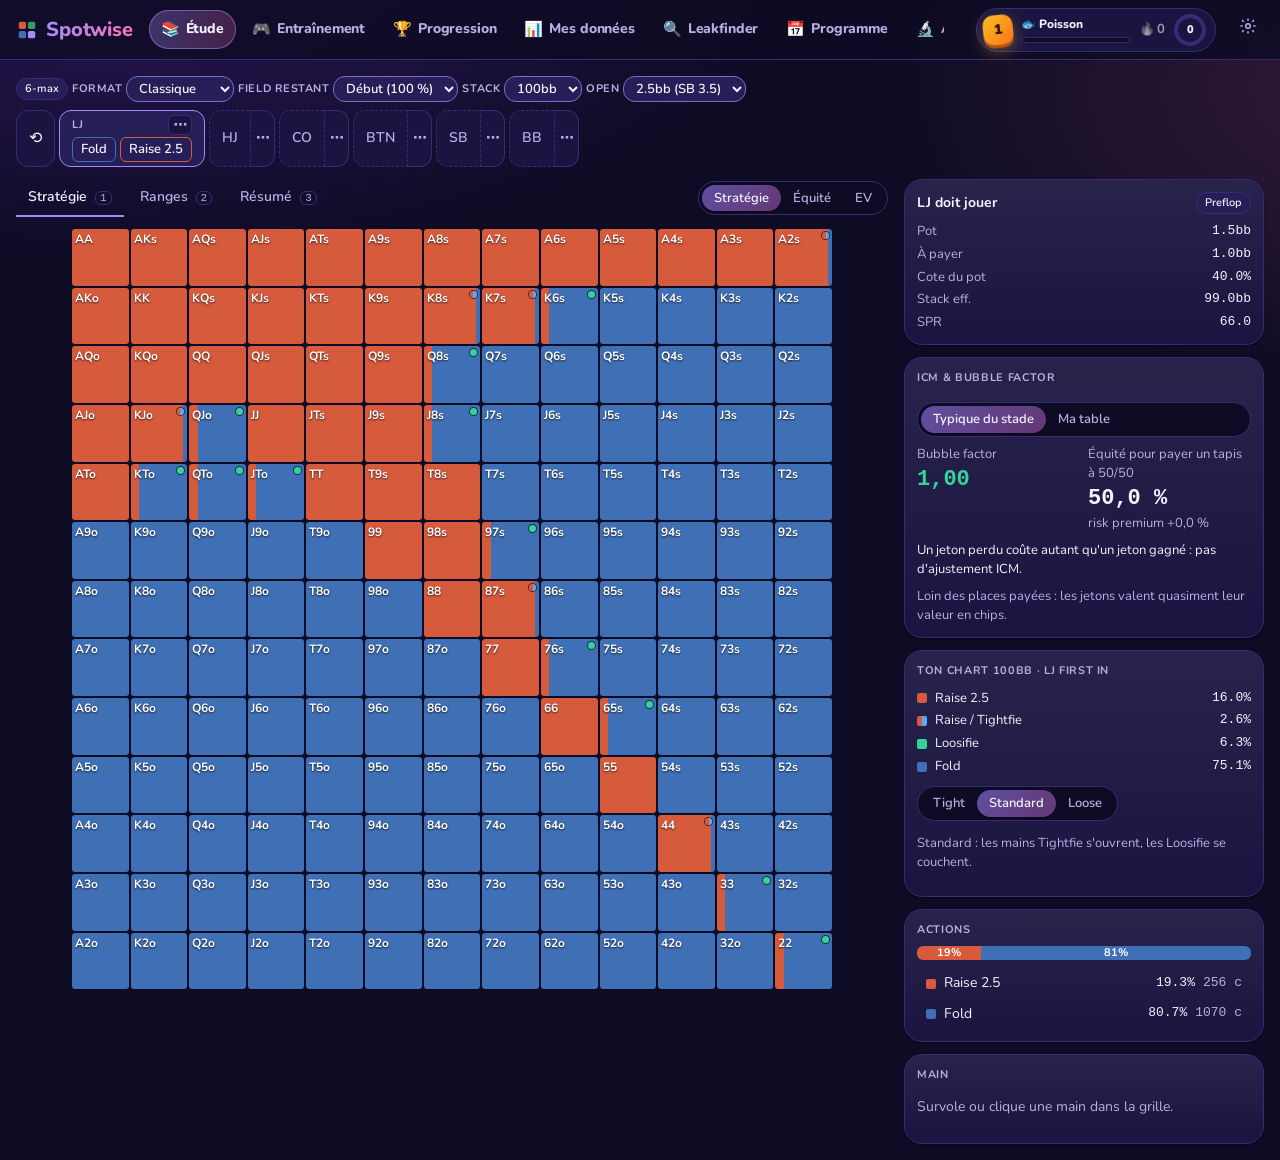
<file: gto-clone/index.html>
<!doctype html>
<html lang="fr">
<head>
  <meta charset="utf-8">
  <meta name="viewport" content="width=device-width, initial-scale=1">
  <title>Spotwise</title>
  <meta name="description" content="Étudie les stratégies préflop et postflop sur une grille 13x13 et entraîne-toi sur des spots.">
  <link rel="icon" href="data:image/svg+xml,%3Csvg xmlns='http://www.w3.org/2000/svg' viewBox='0 0 24 24'%3E%3Crect x='3' y='3' width='8' height='8' rx='2' fill='%23a78bfa'/%3E%3Crect x='13' y='3' width='8' height='8' rx='2' fill='%23f472b6'/%3E%3Crect x='3' y='13' width='8' height='8' rx='2' fill='%23fbbf24'/%3E%3Crect x='13' y='13' width='8' height='8' rx='2' fill='%2334d399'/%3E%3C/svg%3E">
  <link rel="preconnect" href="https://fonts.googleapis.com">
  <link rel="preconnect" href="https://fonts.gstatic.com" crossorigin>
  <link rel="stylesheet" href="https://fonts.googleapis.com/css2?family=Nunito:wght@500;600;700;800;900&display=swap">
  <link rel="stylesheet" href="css/tokens.css">
  <link rel="stylesheet" href="css/app.css">
</head>
<body>
  <div id="app"></div>
  <noscript>Cette application a besoin de JavaScript.</noscript>
  <script type="module" src="js/main.js"></script>
</body>
</html>
</file>
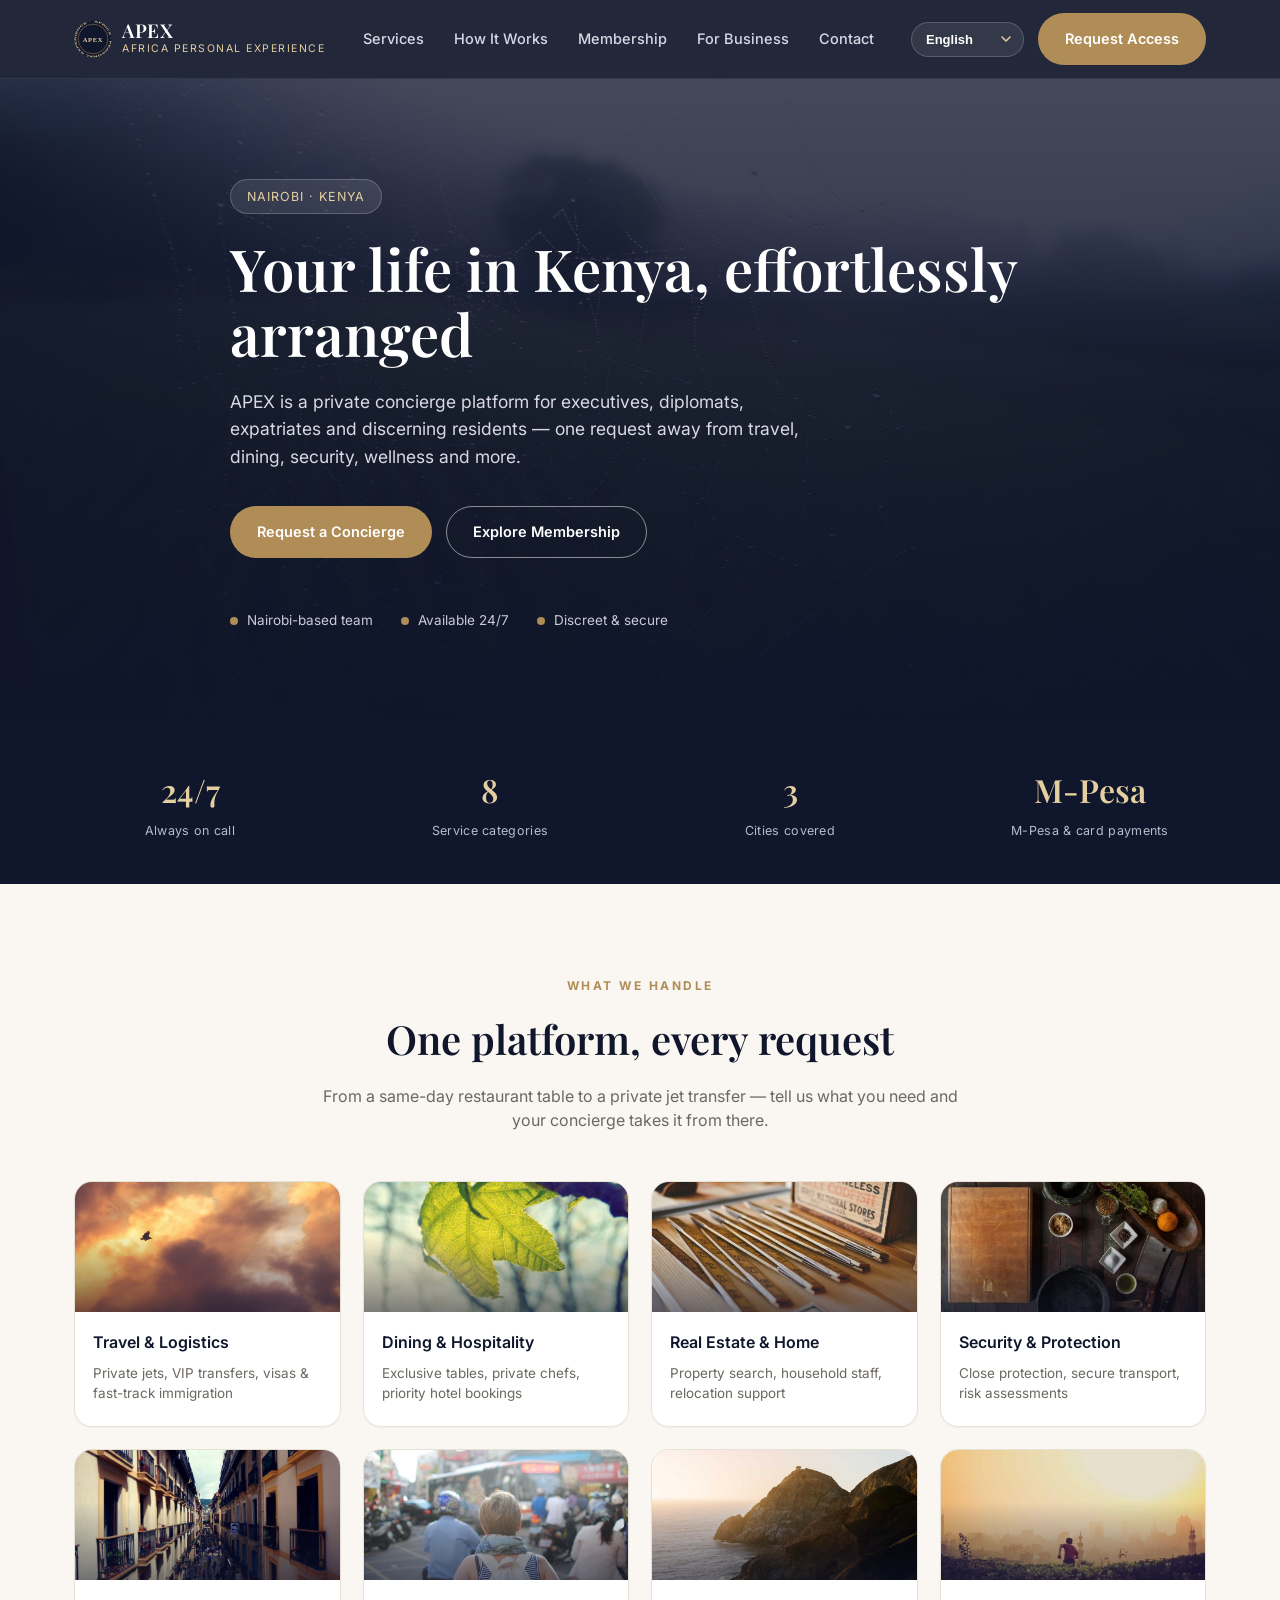
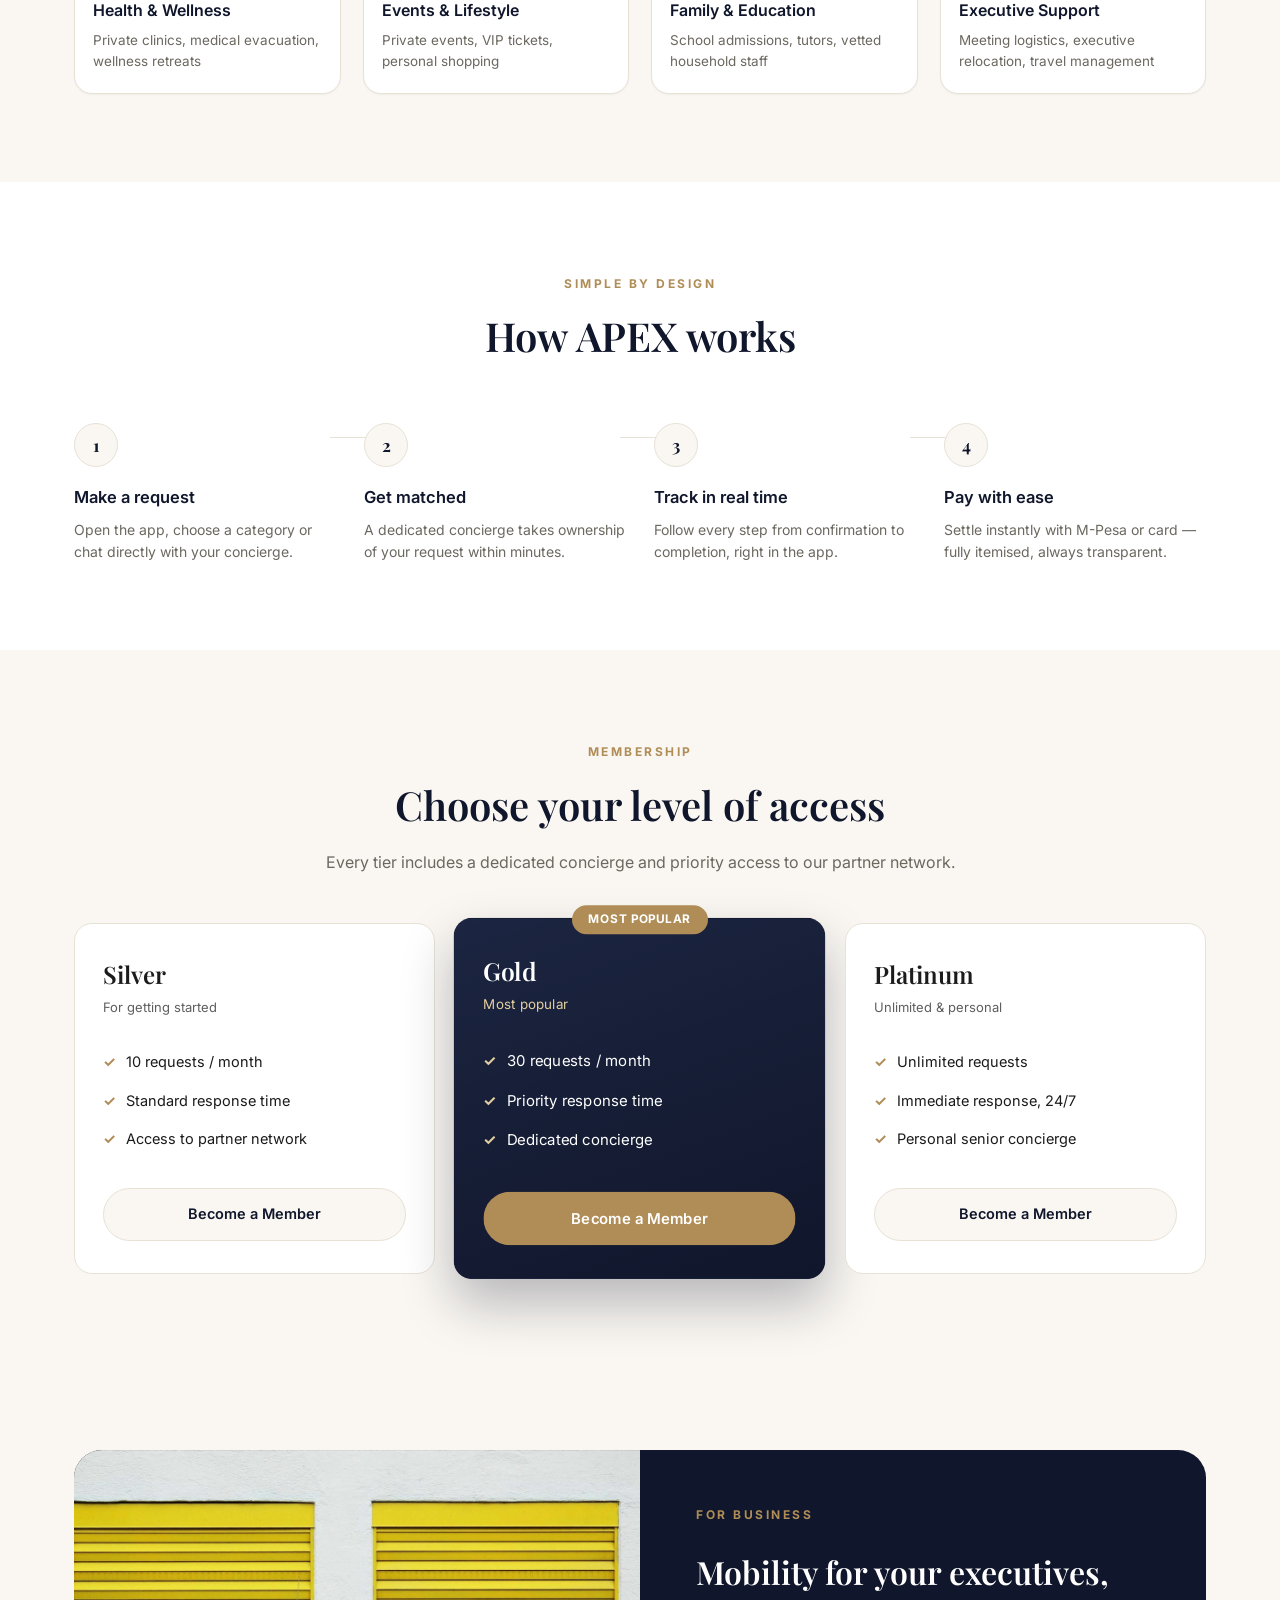
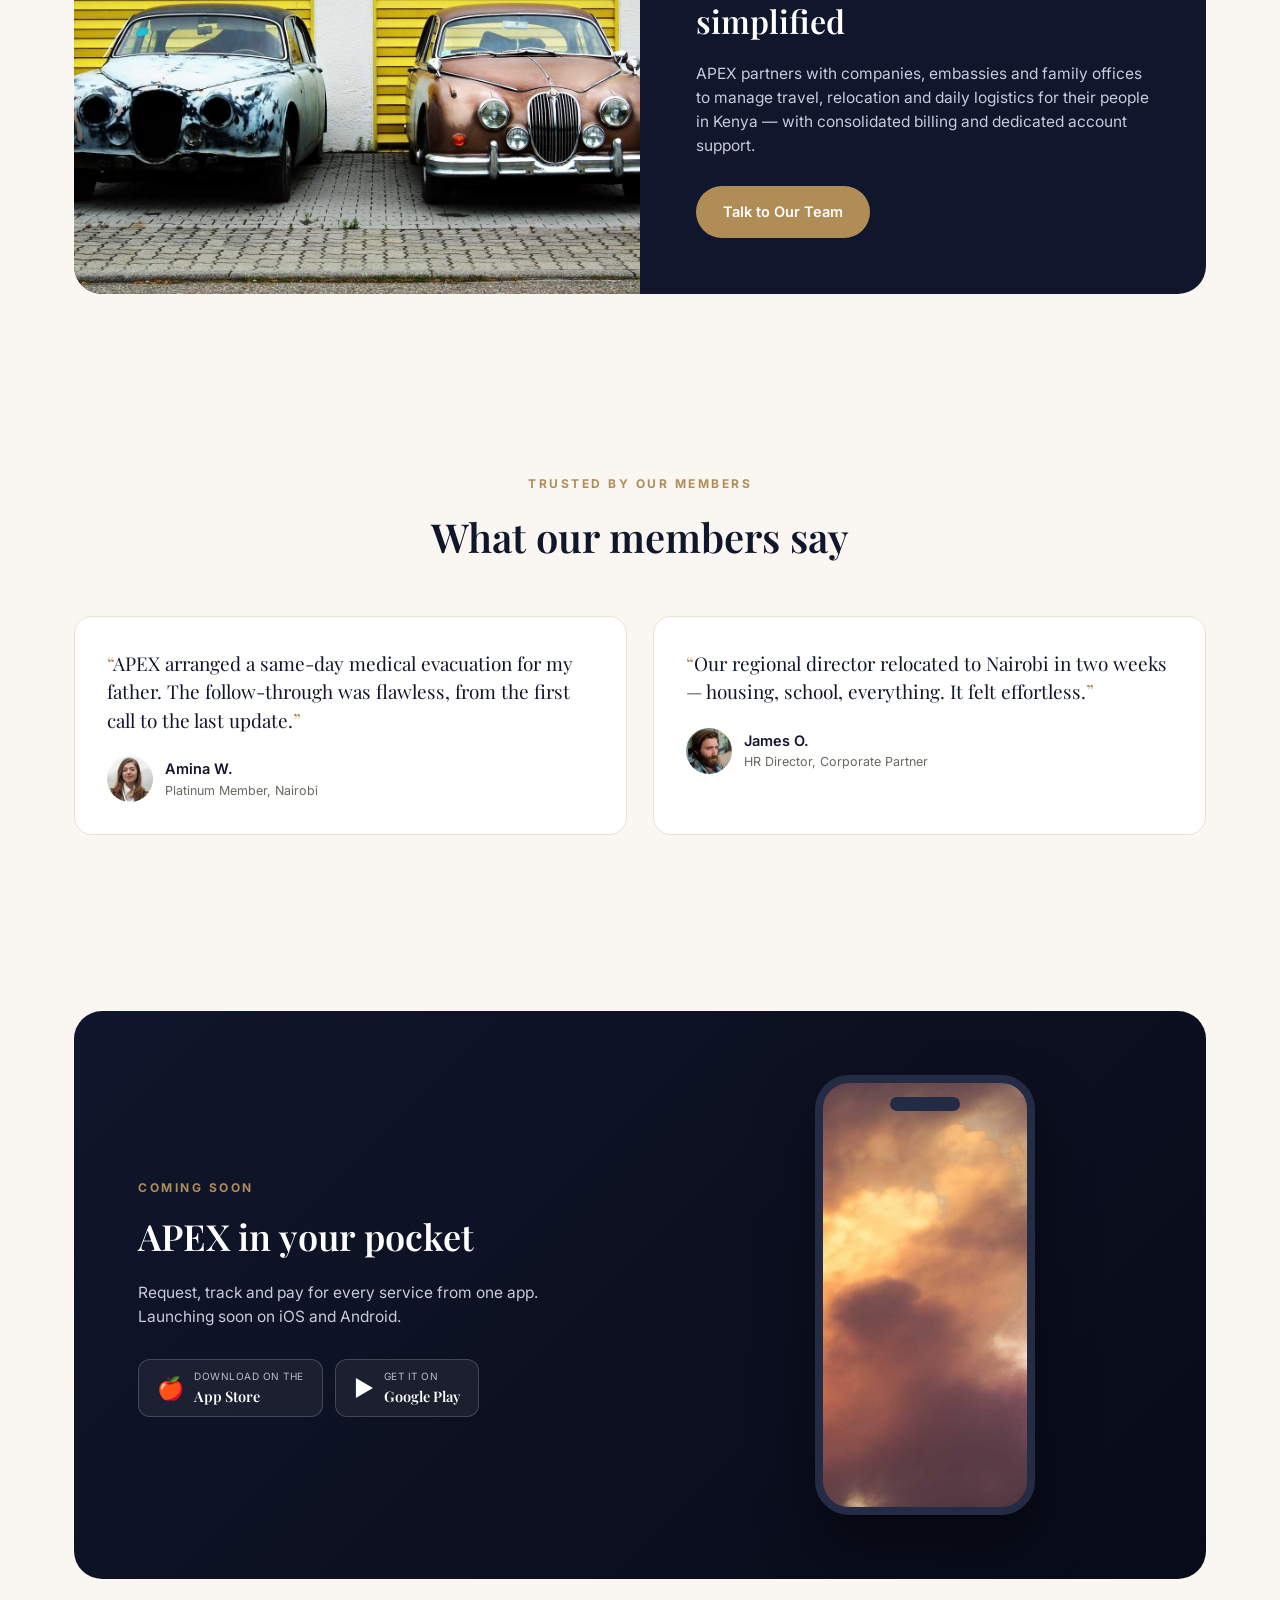
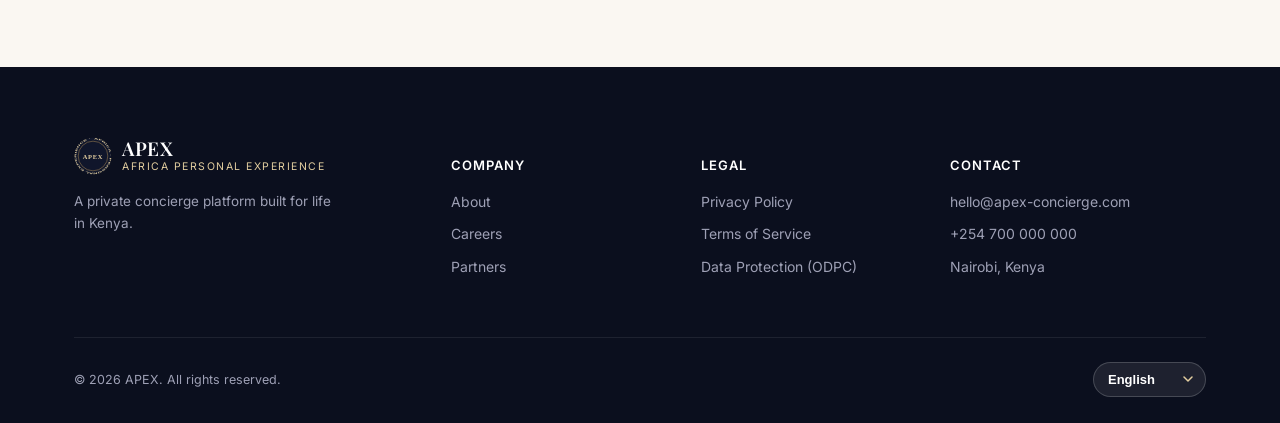
<file: v1/index.html>
<!DOCTYPE html>
<html lang="en" dir="ltr">
<head>
<meta charset="UTF-8">
<meta name="viewport" content="width=device-width, initial-scale=1.0">
<title>APEX — Africa Personal Experience</title>
<meta name="description" content="APEX is a private concierge platform for life in Kenya — travel, dining, security, wellness and more, one request away.">
<link rel="icon" href="assets/img/logo-mark.svg" type="image/svg+xml">
<link rel="preconnect" href="https://fonts.googleapis.com">
<link rel="preconnect" href="https://fonts.gstatic.com" crossorigin>
<link href="https://fonts.googleapis.com/css2?family=Playfair+Display:wght@500;600;700&family=Inter:wght@400;500;600;700&display=swap" rel="stylesheet">
<link rel="stylesheet" href="assets/css/style.css">
</head>
<body>

<header>
  <div class="container nav">
    <a href="#" class="brand">
      <img class="mark" src="assets/img/logo-mark.svg" alt="APEX" width="38" height="38">
      <div class="txt">
        <div class="name">APEX</div>
        <div class="tag" data-i18n="brand.tagline">Africa Personal Experience</div>
      </div>
    </a>
    <nav class="navlinks">
      <a href="#services" data-i18n="nav.services">Services</a>
      <a href="#how" data-i18n="nav.how">How It Works</a>
      <a href="#membership" data-i18n="nav.membership">Membership</a>
      <a href="#business" data-i18n="nav.business">For Business</a>
      <a href="#contact" data-i18n="nav.contact">Contact</a>
    </nav>
    <div class="nav-right">
      <select class="lang-select" aria-label="Language"></select>
      <a href="#contact" class="btn btn-primary" data-i18n="nav.cta">Request Access</a>
      <button class="navbtn-menu" aria-label="Menu">☰</button>
    </div>
  </div>
</header>

<!-- HERO -->
<section class="hero">
  <div class="bg" style="background-image:url('assets/img/hero.jpg');"></div>
  <div class="container hero-inner">
    <div class="hero-badge" data-i18n="hero.eyebrow">Nairobi · Kenya</div>
    <h1 data-i18n="hero.title">Your life in Kenya, effortlessly arranged</h1>
    <p class="subtitle" data-i18n="hero.subtitle">APEX is a private concierge platform for executives, diplomats, expatriates and discerning residents — one request away from travel, dining, security, wellness and more.</p>
    <div class="hero-ctas">
      <a href="#contact" class="btn btn-primary" data-i18n="hero.cta_primary">Request a Concierge</a>
      <a href="#membership" class="btn btn-outline" data-i18n="hero.cta_secondary">Explore Membership</a>
    </div>
    <div class="trustrow">
      <div class="trust-item"><span class="dot"></span><span data-i18n="hero.trust1">Nairobi-based team</span></div>
      <div class="trust-item"><span class="dot"></span><span data-i18n="hero.trust2">Available 24/7</span></div>
      <div class="trust-item"><span class="dot"></span><span data-i18n="hero.trust3">Discreet &amp; secure</span></div>
    </div>
  </div>
</section>

<!-- STATS -->
<section class="stats">
  <div class="container stats-grid">
    <div class="stat"><div class="num">24/7</div><div class="lbl" data-i18n="stats.label1">Always on call</div></div>
    <div class="stat"><div class="num">8</div><div class="lbl" data-i18n="stats.label2">Service categories</div></div>
    <div class="stat"><div class="num">3</div><div class="lbl" data-i18n="stats.label3">Cities covered</div></div>
    <div class="stat"><div class="num">M-Pesa</div><div class="lbl" data-i18n="stats.label4">M-Pesa &amp; card payments</div></div>
  </div>
</section>

<!-- SERVICES -->
<section class="section" id="services">
  <div class="container">
    <div class="section-head">
      <div class="eyebrow" data-i18n="services.eyebrow">What We Handle</div>
      <h2 data-i18n="services.title">One platform, every request</h2>
      <p data-i18n="services.subtitle">From a same-day restaurant table to a private jet transfer — tell us what you need and your concierge takes it from there.</p>
    </div>
    <div class="svc-grid">
      <div class="svc-card">
        <div class="img" style="background-image:url('assets/img/svc-travel.jpg');"></div>
        <div class="body"><h3 data-i18n="svc.travel.name">Travel &amp; Logistics</h3><p data-i18n="svc.travel.desc">Private jets, VIP transfers, visas &amp; fast-track immigration</p></div>
      </div>
      <div class="svc-card">
        <div class="img" style="background-image:url('assets/img/svc-dining.jpg');"></div>
        <div class="body"><h3 data-i18n="svc.dining.name">Dining &amp; Hospitality</h3><p data-i18n="svc.dining.desc">Exclusive tables, private chefs, priority hotel bookings</p></div>
      </div>
      <div class="svc-card">
        <div class="img" style="background-image:url('assets/img/svc-home.jpg');"></div>
        <div class="body"><h3 data-i18n="svc.home.name">Real Estate &amp; Home</h3><p data-i18n="svc.home.desc">Property search, household staff, relocation support</p></div>
      </div>
      <div class="svc-card">
        <div class="img" style="background-image:url('assets/img/svc-security.jpg');"></div>
        <div class="body"><h3 data-i18n="svc.security.name">Security &amp; Protection</h3><p data-i18n="svc.security.desc">Close protection, secure transport, risk assessments</p></div>
      </div>
      <div class="svc-card">
        <div class="img" style="background-image:url('assets/img/svc-health.jpg');"></div>
        <div class="body"><h3 data-i18n="svc.health.name">Health &amp; Wellness</h3><p data-i18n="svc.health.desc">Private clinics, medical evacuation, wellness retreats</p></div>
      </div>
      <div class="svc-card">
        <div class="img" style="background-image:url('assets/img/svc-events.jpg');"></div>
        <div class="body"><h3 data-i18n="svc.events.name">Events &amp; Lifestyle</h3><p data-i18n="svc.events.desc">Private events, VIP tickets, personal shopping</p></div>
      </div>
      <div class="svc-card">
        <div class="img" style="background-image:url('assets/img/svc-family.jpg');"></div>
        <div class="body"><h3 data-i18n="svc.family.name">Family &amp; Education</h3><p data-i18n="svc.family.desc">School admissions, tutors, vetted household staff</p></div>
      </div>
      <div class="svc-card">
        <div class="img" style="background-image:url('assets/img/svc-business.jpg');"></div>
        <div class="body"><h3 data-i18n="svc.business.name">Executive Support</h3><p data-i18n="svc.business.desc">Meeting logistics, executive relocation, travel management</p></div>
      </div>
    </div>
  </div>
</section>

<!-- HOW IT WORKS -->
<section class="section how-wrap" id="how">
  <div class="container">
    <div class="section-head">
      <div class="eyebrow" data-i18n="how.eyebrow">Simple By Design</div>
      <h2 data-i18n="how.title">How APEX works</h2>
    </div>
    <div class="how-grid">
      <div class="how-step">
        <div class="stepno">1</div>
        <h3 data-i18n="how.step1.title">Make a request</h3>
        <p data-i18n="how.step1.desc">Open the app, choose a category or chat directly with your concierge.</p>
      </div>
      <div class="how-step">
        <div class="stepno">2</div>
        <h3 data-i18n="how.step2.title">Get matched</h3>
        <p data-i18n="how.step2.desc">A dedicated concierge takes ownership of your request within minutes.</p>
      </div>
      <div class="how-step">
        <div class="stepno">3</div>
        <h3 data-i18n="how.step3.title">Track in real time</h3>
        <p data-i18n="how.step3.desc">Follow every step from confirmation to completion, right in the app.</p>
      </div>
      <div class="how-step">
        <div class="stepno">4</div>
        <h3 data-i18n="how.step4.title">Pay with ease</h3>
        <p data-i18n="how.step4.desc">Settle instantly with M-Pesa or card — fully itemised, always transparent.</p>
      </div>
    </div>
  </div>
</section>

<!-- MEMBERSHIP -->
<section class="section" id="membership">
  <div class="container">
    <div class="section-head">
      <div class="eyebrow" data-i18n="membership.eyebrow">Membership</div>
      <h2 data-i18n="membership.title">Choose your level of access</h2>
      <p data-i18n="membership.subtitle">Every tier includes a dedicated concierge and priority access to our partner network.</p>
    </div>
    <div class="tier-grid">
      <div class="tier-card">
        <div class="tname" data-i18n="tier.silver.name">Silver</div>
        <div class="ttag" data-i18n="tier.silver.tag">For getting started</div>
        <ul>
          <li><span class="check">✓</span><span data-i18n="tier.silver.f1">10 requests / month</span></li>
          <li><span class="check">✓</span><span data-i18n="tier.silver.f2">Standard response time</span></li>
          <li><span class="check">✓</span><span data-i18n="tier.silver.f3">Access to partner network</span></li>
        </ul>
        <a href="#contact" class="btn btn-ghost btn-block" data-i18n="tier.cta">Become a Member</a>
      </div>
      <div class="tier-card featured">
        <div class="badge-pop" data-i18n="tier.gold.tag">Most popular</div>
        <div class="tname" data-i18n="tier.gold.name">Gold</div>
        <div class="ttag" data-i18n="tier.gold.tag">Most popular</div>
        <ul>
          <li><span class="check">✓</span><span data-i18n="tier.gold.f1">30 requests / month</span></li>
          <li><span class="check">✓</span><span data-i18n="tier.gold.f2">Priority response time</span></li>
          <li><span class="check">✓</span><span data-i18n="tier.gold.f3">Dedicated concierge</span></li>
        </ul>
        <a href="#contact" class="btn btn-primary btn-block" data-i18n="tier.cta">Become a Member</a>
      </div>
      <div class="tier-card">
        <div class="tname" data-i18n="tier.platinum.name">Platinum</div>
        <div class="ttag" data-i18n="tier.platinum.tag">Unlimited &amp; personal</div>
        <ul>
          <li><span class="check">✓</span><span data-i18n="tier.platinum.f1">Unlimited requests</span></li>
          <li><span class="check">✓</span><span data-i18n="tier.platinum.f2">Immediate response, 24/7</span></li>
          <li><span class="check">✓</span><span data-i18n="tier.platinum.f3">Personal senior concierge</span></li>
        </ul>
        <a href="#contact" class="btn btn-ghost btn-block" data-i18n="tier.cta">Become a Member</a>
      </div>
    </div>
  </div>
</section>

<!-- BUSINESS -->
<section class="section" id="business">
  <div class="container">
    <div class="business">
      <div class="img" style="background-image:url('assets/img/business-cta.jpg');"></div>
      <div class="content">
        <div class="eyebrow" data-i18n="business.eyebrow">For Business</div>
        <h2 data-i18n="business.title">Mobility for your executives, simplified</h2>
        <p data-i18n="business.desc">APEX partners with companies, embassies and family offices to manage travel, relocation and daily logistics for their people in Kenya — with consolidated billing and dedicated account support.</p>
        <a href="#contact" class="btn btn-primary" data-i18n="business.cta">Talk to Our Team</a>
      </div>
    </div>
  </div>
</section>

<!-- TESTIMONIALS -->
<section class="section">
  <div class="container">
    <div class="section-head">
      <div class="eyebrow" data-i18n="testimonials.eyebrow">Trusted By Our Members</div>
      <h2 data-i18n="testimonials.title">What our members say</h2>
    </div>
    <div class="test-grid">
      <div class="test-card">
        <p class="quote" data-i18n="test1.quote">APEX arranged a same-day medical evacuation for my father. The follow-through was flawless, from the first call to the last update.</p>
        <div class="test-person">
          <img src="assets/img/avatar1.jpg" alt="Amina W.">
          <div><div class="name">Amina W.</div><div class="role" data-i18n="test1.role">Platinum Member, Nairobi</div></div>
        </div>
      </div>
      <div class="test-card">
        <p class="quote" data-i18n="test2.quote">Our regional director relocated to Nairobi in two weeks — housing, school, everything. It felt effortless.</p>
        <div class="test-person">
          <img src="assets/img/avatar2.jpg" alt="James O.">
          <div><div class="name">James O.</div><div class="role" data-i18n="test2.role">HR Director, Corporate Partner</div></div>
        </div>
      </div>
    </div>
  </div>
</section>

<!-- APP PROMO -->
<section class="section">
  <div class="container">
    <div class="app-promo">
      <div>
        <div class="eyebrow" data-i18n="app.eyebrow">Coming Soon</div>
        <h2 data-i18n="app.title">APEX in your pocket</h2>
        <p data-i18n="app.desc">Request, track and pay for every service from one app. Launching soon on iOS and Android.</p>
        <div class="app-badges">
          <div class="store-badge">
            <span class="ic">🍎</span>
            <div><div class="t1" data-i18n="app.badge1">Download on the</div><div class="t2" data-i18n="app.badge1b">App Store</div></div>
          </div>
          <div class="store-badge">
            <span class="ic">▶</span>
            <div><div class="t1" data-i18n="app.badge2">Get it on</div><div class="t2" data-i18n="app.badge2b">Google Play</div></div>
          </div>
        </div>
      </div>
      <div class="phone-mock" style="background-image:url('assets/img/svc-travel.jpg');"></div>
    </div>
  </div>
</section>

<!-- FOOTER -->
<footer id="contact">
  <div class="container">
    <div class="footer-grid">
      <div class="footer-brand">
        <a href="#" class="brand">
          <img class="mark" src="assets/img/logo-mark.svg" alt="APEX" width="38" height="38">
          <div class="txt"><div class="name">APEX</div><div class="tag" data-i18n="brand.tagline">Africa Personal Experience</div></div>
        </a>
        <p class="footer-desc" data-i18n="footer.desc">A private concierge platform built for life in Kenya.</p>
      </div>
      <div class="footer-col">
        <h4 data-i18n="footer.company">Company</h4>
        <a href="#" data-i18n="footer.about">About</a>
        <a href="#" data-i18n="footer.careers">Careers</a>
        <a href="#" data-i18n="footer.partners">Partners</a>
      </div>
      <div class="footer-col">
        <h4 data-i18n="footer.legal">Legal</h4>
        <a href="#" data-i18n="footer.privacy">Privacy Policy</a>
        <a href="#" data-i18n="footer.terms">Terms of Service</a>
        <a href="#" data-i18n="footer.data">Data Protection (ODPC)</a>
      </div>
      <div class="footer-col">
        <h4 data-i18n="footer.contact">Contact</h4>
        <a href="mailto:hello@apex-concierge.com">hello@apex-concierge.com</a>
        <a href="tel:+254700000000">+254 700 000 000</a>
        <a href="#" data-i18n="footer.address">Nairobi, Kenya</a>
      </div>
    </div>
    <div class="footer-bottom">
      <span>© 2026 APEX. <span data-i18n="footer.rights">All rights reserved.</span></span>
      <div class="footer-lang">
        <select class="lang-select" aria-label="Language"></select>
      </div>
    </div>
  </div>
</footer>

<script src="assets/js/i18n.js"></script>
</body>
</html>
</file>
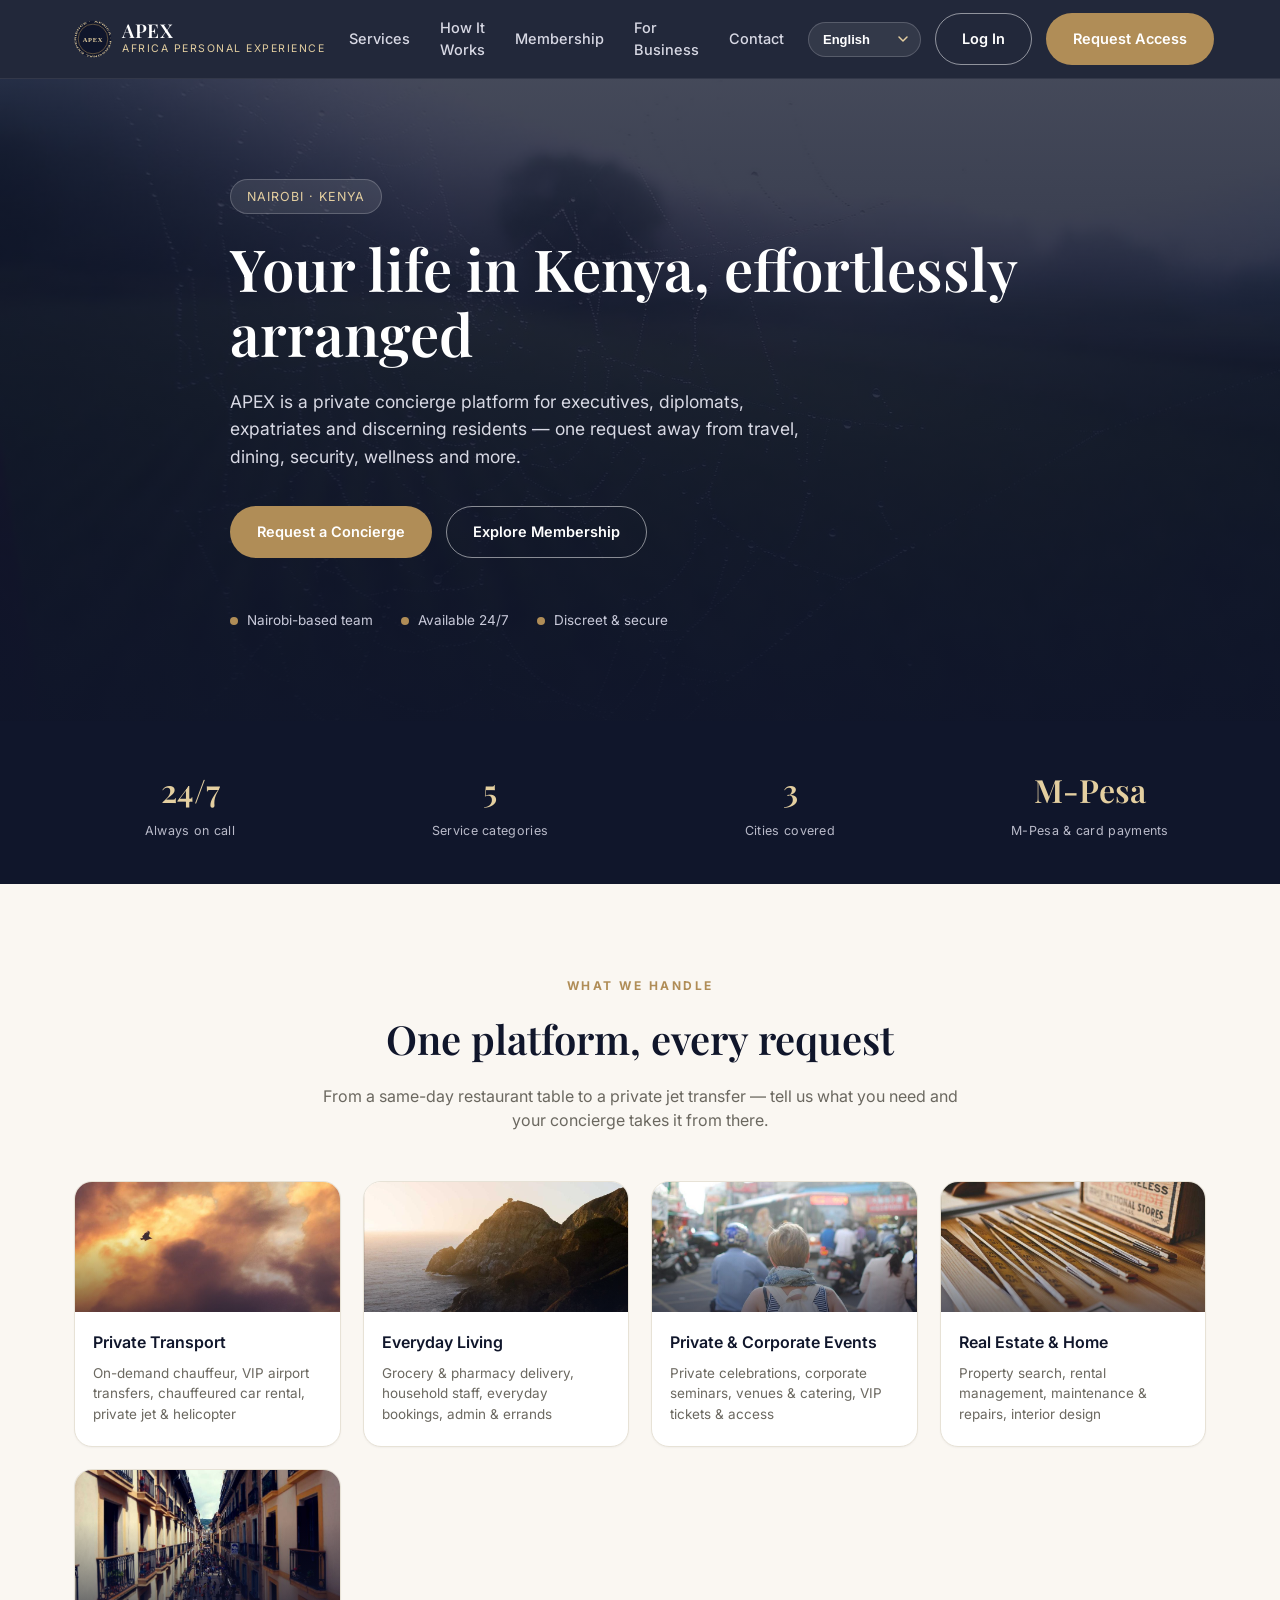
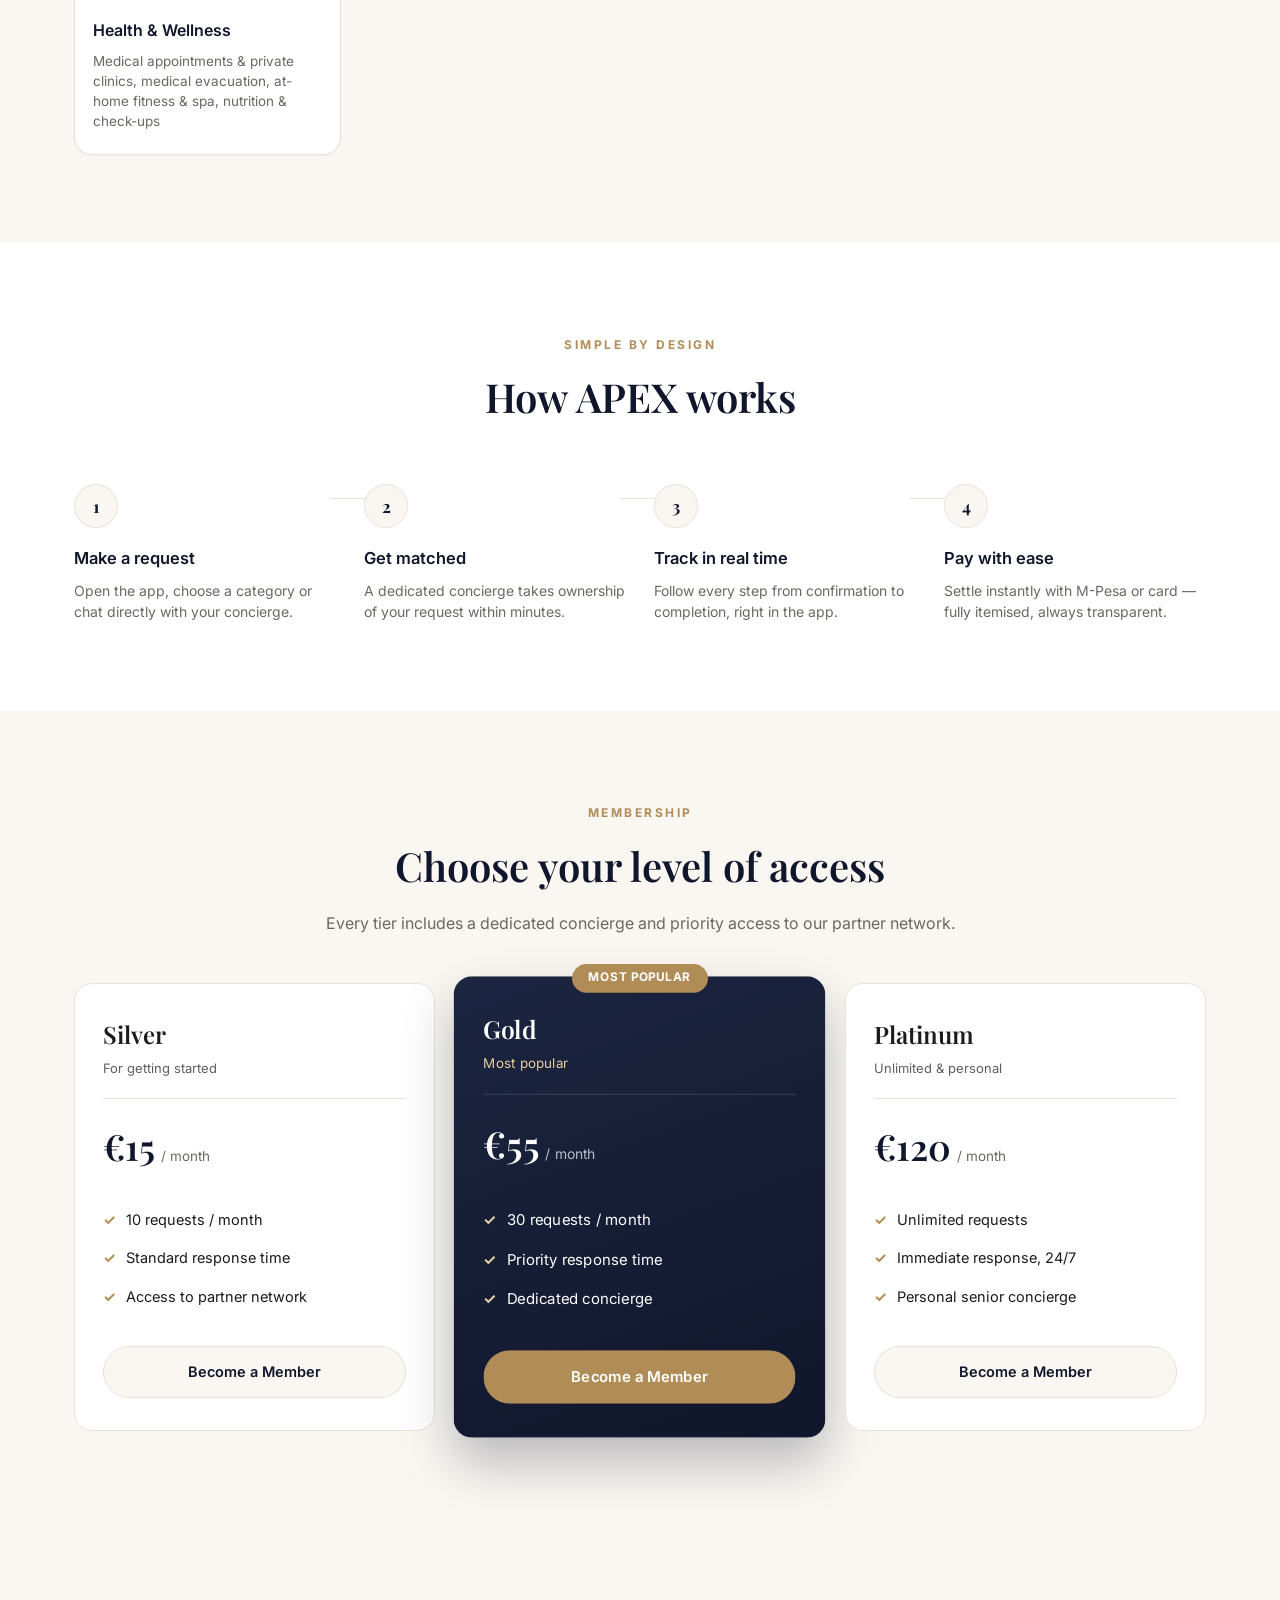
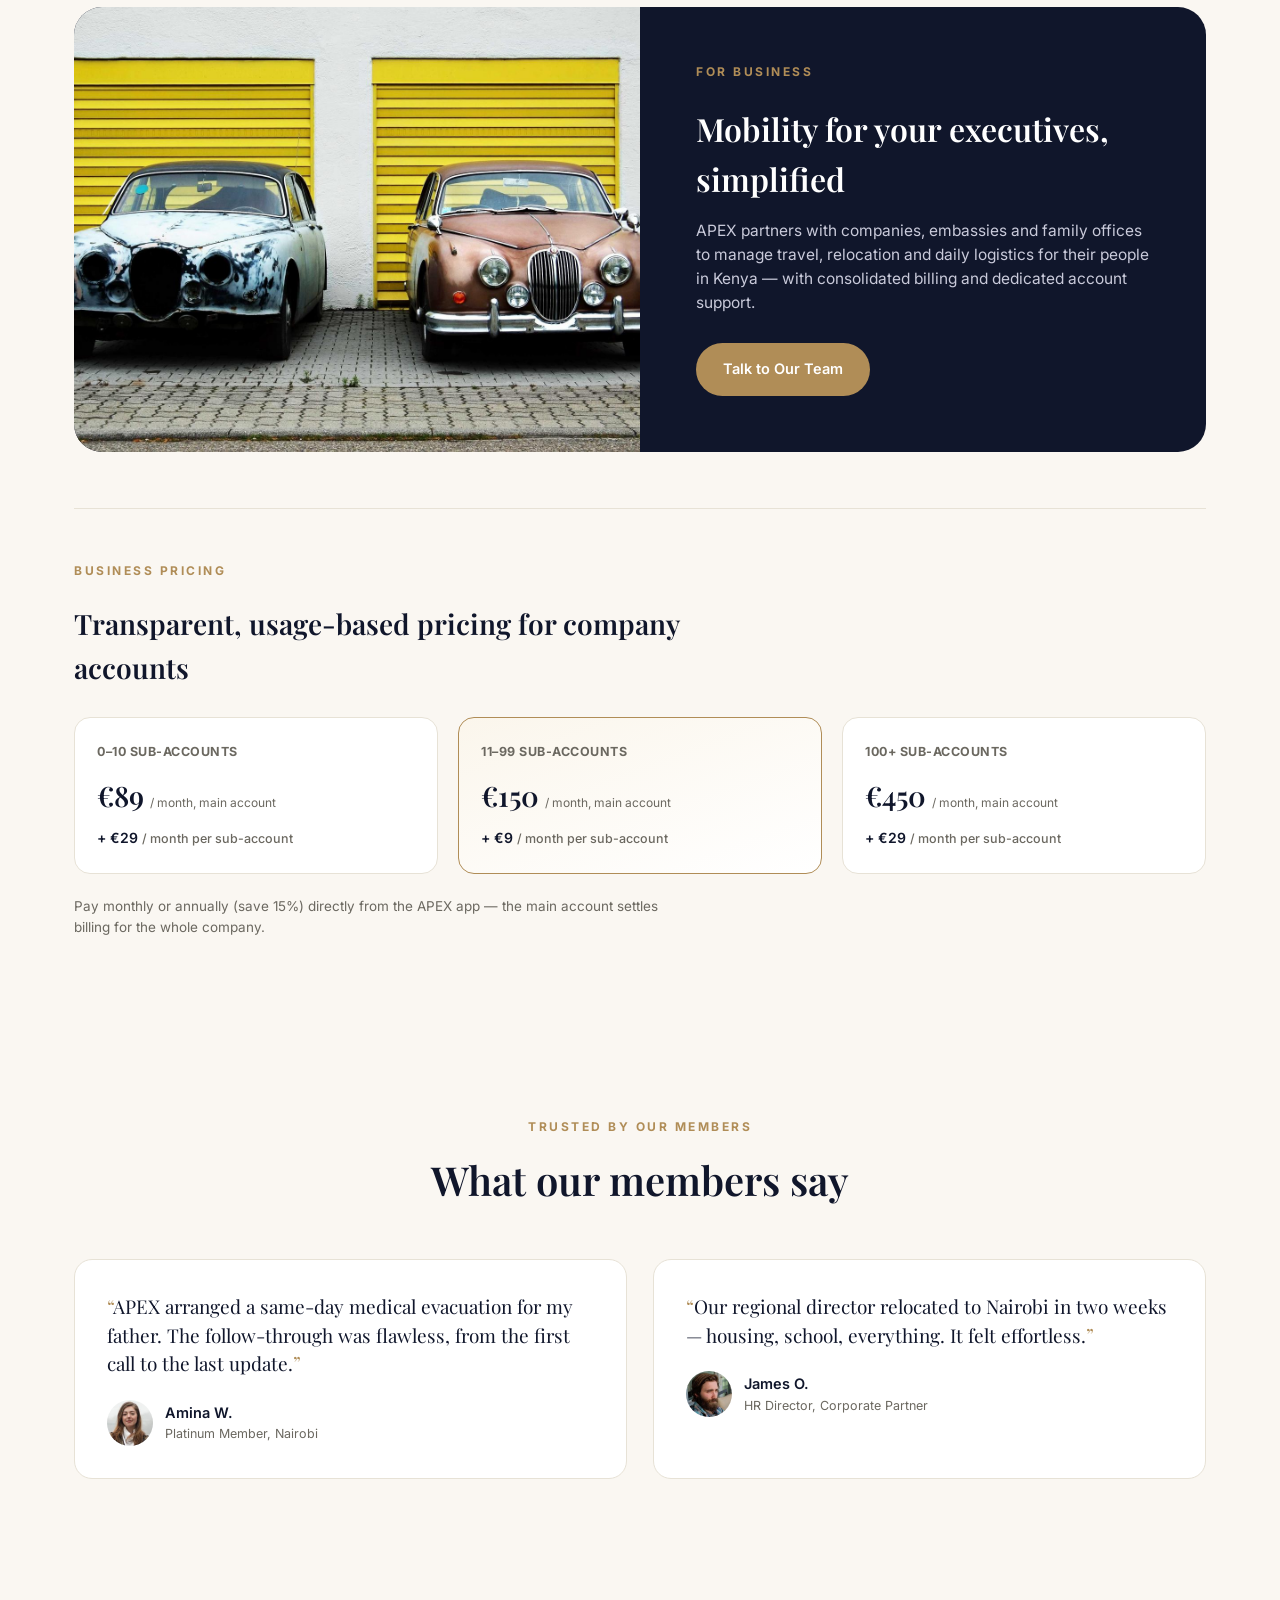
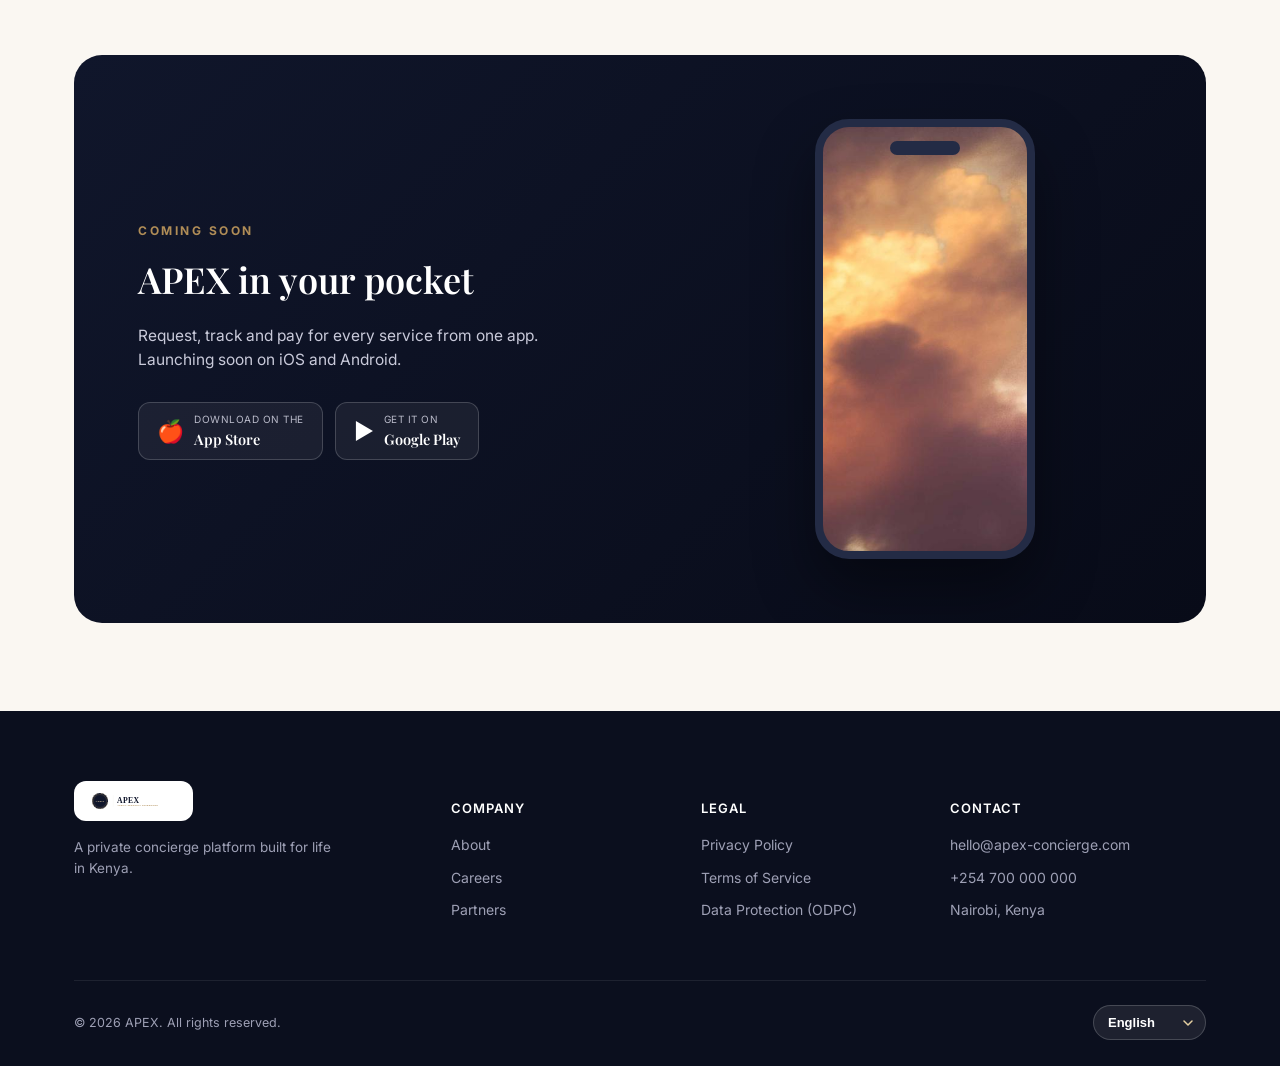
<file: v2/index.html>
<!DOCTYPE html>
<html lang="en" dir="ltr">
<head>
<meta charset="UTF-8">
<meta name="viewport" content="width=device-width, initial-scale=1.0">
<title>APEX — Africa Personal Experience</title>
<meta name="description" content="APEX is a private concierge platform for life in Kenya — travel, dining, security, wellness and more, one request away.">
<link rel="icon" href="assets/img/logo-mark.svg" type="image/svg+xml">
<link rel="preconnect" href="https://fonts.googleapis.com">
<link rel="preconnect" href="https://fonts.gstatic.com" crossorigin>
<link href="https://fonts.googleapis.com/css2?family=Playfair+Display:wght@500;600;700&family=Inter:wght@400;500;600;700&display=swap" rel="stylesheet">
<link rel="stylesheet" href="assets/css/style.css">
</head>
<body>

<header>
  <div class="container nav">
    <a href="#" class="brand">
      <img class="mark" src="assets/img/logo-mark.svg" alt="APEX" width="38" height="38">
      <div class="txt">
        <div class="name">APEX</div>
        <div class="tag" data-i18n="brand.tagline">Africa Personal Experience</div>
      </div>
    </a>
    <nav class="navlinks">
      <a href="#services" data-i18n="nav.services">Services</a>
      <a href="#how" data-i18n="nav.how">How It Works</a>
      <a href="#membership" data-i18n="nav.membership">Membership</a>
      <a href="#business" data-i18n="nav.business">For Business</a>
      <a href="#contact" data-i18n="nav.contact">Contact</a>
    </nav>
    <div class="nav-right">
      <select class="lang-select" aria-label="Language"></select>
      <button class="btn btn-outline btn-auth" onclick="openAuthModal('login')" data-i18n="nav.login">Se connecter</button>
      <a href="#contact" class="btn btn-primary" data-i18n="nav.cta">Request Access</a>
      <button class="navbtn-menu" aria-label="Menu">☰</button>
    </div>
  </div>
</header>

<!-- AUTH MODAL -->
<div class="modal-overlay" id="auth-modal" onclick="if(event.target===this) closeAuthModal()">
  <div class="modal">
    <button class="modal-close" onclick="closeAuthModal()" aria-label="Fermer">✕</button>
    <img class="modal-logo" src="assets/img/apex-logo-full.svg" alt="APEX — Africa Personal Experience">

    <div class="modal-tabs" id="auth-tabs">
      <div class="modal-tab active" data-tab="login" onclick="switchAuthTab('login')">Se connecter</div>
      <div class="modal-tab" data-tab="signup" onclick="switchAuthTab('signup')">Créer un compte</div>
    </div>

    <div class="modal-pane active" id="pane-login">
      <div class="form-field"><label>Email</label><input type="email" id="login-email" placeholder="vous@email.com"></div>
      <div class="form-field"><label>Mot de passe</label><input type="password" placeholder="••••••••"></div>
      <div class="btn btn-primary btn-block" onclick="submitLogin()">Se connecter</div>
      <p class="modal-switch-note">Pas encore de compte ? <a href="#" onclick="event.preventDefault(); switchAuthTab('signup')">Créer un compte</a></p>
    </div>

    <div class="modal-pane" id="pane-signup">
      <div class="account-type-toggle">
        <div class="atype active" data-atype="particulier" onclick="selectAccountType(this,'particulier')">👤 Particulier</div>
        <div class="atype" data-atype="societe" onclick="selectAccountType(this,'societe')">🏢 Société</div>
      </div>
      <div class="form-row">
        <div class="form-field"><label id="lbl-firstname">Prénom</label><input type="text" id="su-firstname" placeholder="Claire"></div>
        <div class="form-field"><label id="lbl-lastname">Nom</label><input type="text" id="su-lastname" placeholder="Dupont"></div>
      </div>
      <div class="form-field"><label>Numéro de téléphone</label><input type="tel" id="su-phone" placeholder="+254 7•• •• ••••"></div>
      <div class="form-field"><label>Email</label><input type="email" id="su-email" placeholder="vous@email.com"></div>
      <div class="form-field"><label>Adresse</label><input type="text" id="su-address" placeholder="12 Riverside Drive, Nairobi"></div>
      <div class="btn btn-primary btn-block" id="signup-submit-btn" onclick="submitSignup()">Créer mon compte</div>
      <p class="modal-switch-note">Déjà membre ? <a href="#" onclick="event.preventDefault(); switchAuthTab('login')">Se connecter</a></p>
    </div>

    <div class="modal-pane" id="pane-success">
      <div class="modal-success">
        <div class="success-ic">✓</div>
        <h3 id="success-title">Bienvenue chez APEX</h3>
        <p id="success-text">Votre compte a été créé avec succès.</p>
        <a class="btn btn-primary btn-block" href="client_app.html" target="_blank" rel="noopener">Accéder à mon espace membre →</a>
      </div>
    </div>
  </div>
</div>

<!-- HERO -->
<section class="hero">
  <div class="bg" style="background-image:url('assets/img/hero.jpg');"></div>
  <div class="container hero-inner">
    <div class="hero-badge" data-i18n="hero.eyebrow">Nairobi · Kenya</div>
    <h1 data-i18n="hero.title">Your life in Kenya, effortlessly arranged</h1>
    <p class="subtitle" data-i18n="hero.subtitle">APEX is a private concierge platform for executives, diplomats, expatriates and discerning residents — one request away from travel, dining, security, wellness and more.</p>
    <div class="hero-ctas">
      <a href="#contact" class="btn btn-primary" data-i18n="hero.cta_primary">Request a Concierge</a>
      <a href="#membership" class="btn btn-outline" data-i18n="hero.cta_secondary">Explore Membership</a>
    </div>
    <div class="trustrow">
      <div class="trust-item"><span class="dot"></span><span data-i18n="hero.trust1">Nairobi-based team</span></div>
      <div class="trust-item"><span class="dot"></span><span data-i18n="hero.trust2">Available 24/7</span></div>
      <div class="trust-item"><span class="dot"></span><span data-i18n="hero.trust3">Discreet &amp; secure</span></div>
    </div>
  </div>
</section>

<!-- STATS -->
<section class="stats">
  <div class="container stats-grid">
    <div class="stat"><div class="num">24/7</div><div class="lbl" data-i18n="stats.label1">Always on call</div></div>
    <div class="stat"><div class="num">5</div><div class="lbl" data-i18n="stats.label2">Service categories</div></div>
    <div class="stat"><div class="num">3</div><div class="lbl" data-i18n="stats.label3">Cities covered</div></div>
    <div class="stat"><div class="num">M-Pesa</div><div class="lbl" data-i18n="stats.label4">M-Pesa &amp; card payments</div></div>
  </div>
</section>

<!-- SERVICES -->
<section class="section" id="services">
  <div class="container">
    <div class="section-head">
      <div class="eyebrow" data-i18n="services.eyebrow">What We Handle</div>
      <h2 data-i18n="services.title">One platform, every request</h2>
      <p data-i18n="services.subtitle">From a same-day restaurant table to a private jet transfer — tell us what you need and your concierge takes it from there.</p>
    </div>
    <div class="svc-grid">
      <div class="svc-card">
        <div class="img" style="background-image:url('assets/img/svc-travel.jpg');"></div>
        <div class="body"><h3 data-i18n="svc.transport.name">Private Transport</h3><p data-i18n="svc.transport.desc">On-demand chauffeur, VIP airport transfers, chauffeured car rental, private jet &amp; helicopter</p></div>
      </div>
      <div class="svc-card">
        <div class="img" style="background-image:url('assets/img/svc-family.jpg');"></div>
        <div class="body"><h3 data-i18n="svc.daily.name">Everyday Living</h3><p data-i18n="svc.daily.desc">Grocery &amp; pharmacy delivery, household staff, everyday bookings, admin &amp; errands</p></div>
      </div>
      <div class="svc-card">
        <div class="img" style="background-image:url('assets/img/svc-events.jpg');"></div>
        <div class="body"><h3 data-i18n="svc.events.name">Private &amp; Corporate Events</h3><p data-i18n="svc.events.desc">Private celebrations, corporate seminars, venues &amp; catering, VIP tickets &amp; access</p></div>
      </div>
      <div class="svc-card">
        <div class="img" style="background-image:url('assets/img/svc-home.jpg');"></div>
        <div class="body"><h3 data-i18n="svc.home.name">Real Estate &amp; Home</h3><p data-i18n="svc.home.desc">Property search, rental management, maintenance &amp; repairs, interior design</p></div>
      </div>
      <div class="svc-card">
        <div class="img" style="background-image:url('assets/img/svc-health.jpg');"></div>
        <div class="body"><h3 data-i18n="svc.health.name">Health &amp; Wellness</h3><p data-i18n="svc.health.desc">Medical appointments &amp; private clinics, medical evacuation, at-home fitness &amp; spa, nutrition &amp; check-ups</p></div>
      </div>
    </div>
  </div>
</section>

<!-- HOW IT WORKS -->
<section class="section how-wrap" id="how">
  <div class="container">
    <div class="section-head">
      <div class="eyebrow" data-i18n="how.eyebrow">Simple By Design</div>
      <h2 data-i18n="how.title">How APEX works</h2>
    </div>
    <div class="how-grid">
      <div class="how-step">
        <div class="stepno">1</div>
        <h3 data-i18n="how.step1.title">Make a request</h3>
        <p data-i18n="how.step1.desc">Open the app, choose a category or chat directly with your concierge.</p>
      </div>
      <div class="how-step">
        <div class="stepno">2</div>
        <h3 data-i18n="how.step2.title">Get matched</h3>
        <p data-i18n="how.step2.desc">A dedicated concierge takes ownership of your request within minutes.</p>
      </div>
      <div class="how-step">
        <div class="stepno">3</div>
        <h3 data-i18n="how.step3.title">Track in real time</h3>
        <p data-i18n="how.step3.desc">Follow every step from confirmation to completion, right in the app.</p>
      </div>
      <div class="how-step">
        <div class="stepno">4</div>
        <h3 data-i18n="how.step4.title">Pay with ease</h3>
        <p data-i18n="how.step4.desc">Settle instantly with M-Pesa or card — fully itemised, always transparent.</p>
      </div>
    </div>
  </div>
</section>

<!-- MEMBERSHIP -->
<section class="section" id="membership">
  <div class="container">
    <div class="section-head">
      <div class="eyebrow" data-i18n="membership.eyebrow">Membership</div>
      <h2 data-i18n="membership.title">Choose your level of access</h2>
      <p data-i18n="membership.subtitle">Every tier includes a dedicated concierge and priority access to our partner network.</p>
    </div>
    <div class="tier-grid">
      <div class="tier-card">
        <div class="tname" data-i18n="tier.silver.name">Silver</div>
        <div class="ttag" data-i18n="tier.silver.tag">For getting started</div>
        <div class="price"><span class="amount">€15</span><span class="period" data-i18n="tier.period">/ month</span></div>
        <ul>
          <li><span class="check">✓</span><span data-i18n="tier.silver.f1">10 requests / month</span></li>
          <li><span class="check">✓</span><span data-i18n="tier.silver.f2">Standard response time</span></li>
          <li><span class="check">✓</span><span data-i18n="tier.silver.f3">Access to partner network</span></li>
        </ul>
        <a href="#contact" class="btn btn-ghost btn-block" data-i18n="tier.cta">Become a Member</a>
      </div>
      <div class="tier-card featured">
        <div class="badge-pop" data-i18n="tier.gold.tag">Most popular</div>
        <div class="tname" data-i18n="tier.gold.name">Gold</div>
        <div class="ttag" data-i18n="tier.gold.tag">Most popular</div>
        <div class="price"><span class="amount">€55</span><span class="period" data-i18n="tier.period">/ month</span></div>
        <ul>
          <li><span class="check">✓</span><span data-i18n="tier.gold.f1">30 requests / month</span></li>
          <li><span class="check">✓</span><span data-i18n="tier.gold.f2">Priority response time</span></li>
          <li><span class="check">✓</span><span data-i18n="tier.gold.f3">Dedicated concierge</span></li>
        </ul>
        <a href="#contact" class="btn btn-primary btn-block" data-i18n="tier.cta">Become a Member</a>
      </div>
      <div class="tier-card">
        <div class="tname" data-i18n="tier.platinum.name">Platinum</div>
        <div class="ttag" data-i18n="tier.platinum.tag">Unlimited &amp; personal</div>
        <div class="price"><span class="amount">€120</span><span class="period" data-i18n="tier.period">/ month</span></div>
        <ul>
          <li><span class="check">✓</span><span data-i18n="tier.platinum.f1">Unlimited requests</span></li>
          <li><span class="check">✓</span><span data-i18n="tier.platinum.f2">Immediate response, 24/7</span></li>
          <li><span class="check">✓</span><span data-i18n="tier.platinum.f3">Personal senior concierge</span></li>
        </ul>
        <a href="#contact" class="btn btn-ghost btn-block" data-i18n="tier.cta">Become a Member</a>
      </div>
    </div>
  </div>
</section>

<!-- BUSINESS -->
<section class="section" id="business">
  <div class="container">
    <div class="business">
      <div class="img" style="background-image:url('assets/img/business-cta.jpg');"></div>
      <div class="content">
        <div class="eyebrow" data-i18n="business.eyebrow">For Business</div>
        <h2 data-i18n="business.title">Mobility for your executives, simplified</h2>
        <p data-i18n="business.desc">APEX partners with companies, embassies and family offices to manage travel, relocation and daily logistics for their people in Kenya — with consolidated billing and dedicated account support.</p>
        <a href="#contact" class="btn btn-primary" data-i18n="business.cta">Talk to Our Team</a>
      </div>
    </div>

    <div class="biz-pricing">
      <div class="eyebrow" data-i18n="bizpricing.eyebrow">Business Pricing</div>
      <h3 data-i18n="bizpricing.title">Transparent, usage-based pricing for company accounts</h3>
      <div class="biz-tier-grid">
        <div class="biz-tier">
          <div class="range" data-i18n="bizpricing.t1.range">0–10 sub-accounts</div>
          <div class="biz-price"><span class="amount">€89</span><span class="period" data-i18n="bizpricing.permo">/ month, main account</span></div>
          <div class="biz-sub">+ €29 <span data-i18n="bizpricing.persub">/ month per sub-account</span></div>
        </div>
        <div class="biz-tier featured">
          <div class="range" data-i18n="bizpricing.t2.range">11–99 sub-accounts</div>
          <div class="biz-price"><span class="amount">€150</span><span class="period" data-i18n="bizpricing.permo">/ month, main account</span></div>
          <div class="biz-sub">+ €9 <span data-i18n="bizpricing.persub">/ month per sub-account</span></div>
        </div>
        <div class="biz-tier">
          <div class="range" data-i18n="bizpricing.t3.range">100+ sub-accounts</div>
          <div class="biz-price"><span class="amount">€450</span><span class="period" data-i18n="bizpricing.permo">/ month, main account</span></div>
          <div class="biz-sub">+ €29 <span data-i18n="bizpricing.persub">/ month per sub-account</span></div>
        </div>
      </div>
      <p class="biz-pricing-note" data-i18n="bizpricing.note">Pay monthly or annually (save 15%) directly from the APEX app — the main account settles billing for the whole company.</p>
    </div>
  </div>
</section>

<!-- TESTIMONIALS -->
<section class="section">
  <div class="container">
    <div class="section-head">
      <div class="eyebrow" data-i18n="testimonials.eyebrow">Trusted By Our Members</div>
      <h2 data-i18n="testimonials.title">What our members say</h2>
    </div>
    <div class="test-grid">
      <div class="test-card">
        <p class="quote" data-i18n="test1.quote">APEX arranged a same-day medical evacuation for my father. The follow-through was flawless, from the first call to the last update.</p>
        <div class="test-person">
          <img src="assets/img/avatar1.jpg" alt="Amina W.">
          <div><div class="name">Amina W.</div><div class="role" data-i18n="test1.role">Platinum Member, Nairobi</div></div>
        </div>
      </div>
      <div class="test-card">
        <p class="quote" data-i18n="test2.quote">Our regional director relocated to Nairobi in two weeks — housing, school, everything. It felt effortless.</p>
        <div class="test-person">
          <img src="assets/img/avatar2.jpg" alt="James O.">
          <div><div class="name">James O.</div><div class="role" data-i18n="test2.role">HR Director, Corporate Partner</div></div>
        </div>
      </div>
    </div>
  </div>
</section>

<!-- APP PROMO -->
<section class="section">
  <div class="container">
    <div class="app-promo">
      <div>
        <div class="eyebrow" data-i18n="app.eyebrow">Coming Soon</div>
        <h2 data-i18n="app.title">APEX in your pocket</h2>
        <p data-i18n="app.desc">Request, track and pay for every service from one app. Launching soon on iOS and Android.</p>
        <div class="app-badges">
          <div class="store-badge">
            <span class="ic">🍎</span>
            <div><div class="t1" data-i18n="app.badge1">Download on the</div><div class="t2" data-i18n="app.badge1b">App Store</div></div>
          </div>
          <div class="store-badge">
            <span class="ic">▶</span>
            <div><div class="t1" data-i18n="app.badge2">Get it on</div><div class="t2" data-i18n="app.badge2b">Google Play</div></div>
          </div>
        </div>
      </div>
      <div class="phone-mock" style="background-image:url('assets/img/svc-travel.jpg');"></div>
    </div>
  </div>
</section>

<!-- FOOTER -->
<footer id="contact">
  <div class="container">
    <div class="footer-grid">
      <div class="footer-brand">
        <a href="#"><img class="footer-logo-full" src="assets/img/apex-logo-full.svg" alt="APEX — Africa Personal Experience"></a>
        <p class="footer-desc" data-i18n="footer.desc">A private concierge platform built for life in Kenya.</p>
      </div>
      <div class="footer-col">
        <h4 data-i18n="footer.company">Company</h4>
        <a href="#" data-i18n="footer.about">About</a>
        <a href="#" data-i18n="footer.careers">Careers</a>
        <a href="#" data-i18n="footer.partners">Partners</a>
      </div>
      <div class="footer-col">
        <h4 data-i18n="footer.legal">Legal</h4>
        <a href="#" data-i18n="footer.privacy">Privacy Policy</a>
        <a href="#" data-i18n="footer.terms">Terms of Service</a>
        <a href="#" data-i18n="footer.data">Data Protection (ODPC)</a>
      </div>
      <div class="footer-col">
        <h4 data-i18n="footer.contact">Contact</h4>
        <a href="mailto:hello@apex-concierge.com">hello@apex-concierge.com</a>
        <a href="tel:+254700000000">+254 700 000 000</a>
        <a href="#" data-i18n="footer.address">Nairobi, Kenya</a>
      </div>
    </div>
    <div class="footer-bottom">
      <span>© 2026 APEX. <span data-i18n="footer.rights">All rights reserved.</span></span>
      <div class="footer-lang">
        <select class="lang-select" aria-label="Language"></select>
      </div>
    </div>
  </div>
</footer>

<script src="assets/js/i18n.js"></script>
<script>
let signupAccountType = 'particulier';

function openAuthModal(tab){
  document.getElementById('auth-modal').classList.add('open');
  document.body.style.overflow = 'hidden';
  switchAuthTab(tab || 'login');
}
function closeAuthModal(){
  document.getElementById('auth-modal').classList.remove('open');
  document.body.style.overflow = '';
}
function switchAuthTab(tab){
  document.querySelectorAll('.modal-tab').forEach(t=> t.classList.toggle('active', t.dataset.tab===tab));
  document.getElementById('auth-tabs').style.display = tab==='success' ? 'none' : 'flex';
  document.querySelectorAll('.modal-pane').forEach(p=> p.classList.remove('active'));
  document.getElementById('pane-' + tab).classList.add('active');
}
function selectAccountType(el, type){
  signupAccountType = type;
  document.querySelectorAll('.atype').forEach(a=> a.classList.toggle('active', a===el));
  const firstLbl = document.getElementById('lbl-firstname');
  const lastLbl = document.getElementById('lbl-lastname');
  if(type==='societe'){
    firstLbl.textContent = 'Prénom du contact';
    lastLbl.textContent = 'Nom de la société';
  } else {
    firstLbl.textContent = 'Prénom';
    lastLbl.textContent = 'Nom';
  }
}
function submitLogin(){
  closeAuthModal();
}
function submitSignup(){
  const firstname = document.getElementById('su-firstname').value.trim();
  const lastname = document.getElementById('su-lastname').value.trim();
  if(!firstname || !lastname){
    document.getElementById('signup-submit-btn').textContent = 'Merci de renseigner votre nom';
    setTimeout(()=>{ document.getElementById('signup-submit-btn').textContent = 'Créer mon compte'; }, 1800);
    return;
  }
  const title = signupAccountType==='societe' ? 'Bienvenue, ' + lastname : 'Bienvenue, ' + firstname;
  const text = signupAccountType==='societe'
    ? 'Votre compte Société a été créé. Vous pourrez ajouter vos employés en tant que sous-comptes depuis votre espace membre.'
    : 'Votre compte Particulier a été créé. Vous pourrez ajouter les membres de votre famille en tant que sous-comptes depuis votre espace membre.';
  document.getElementById('success-title').textContent = title;
  document.getElementById('success-text').textContent = text;
  switchAuthTab('success');
}
</script>
</body>
</html>
</file>
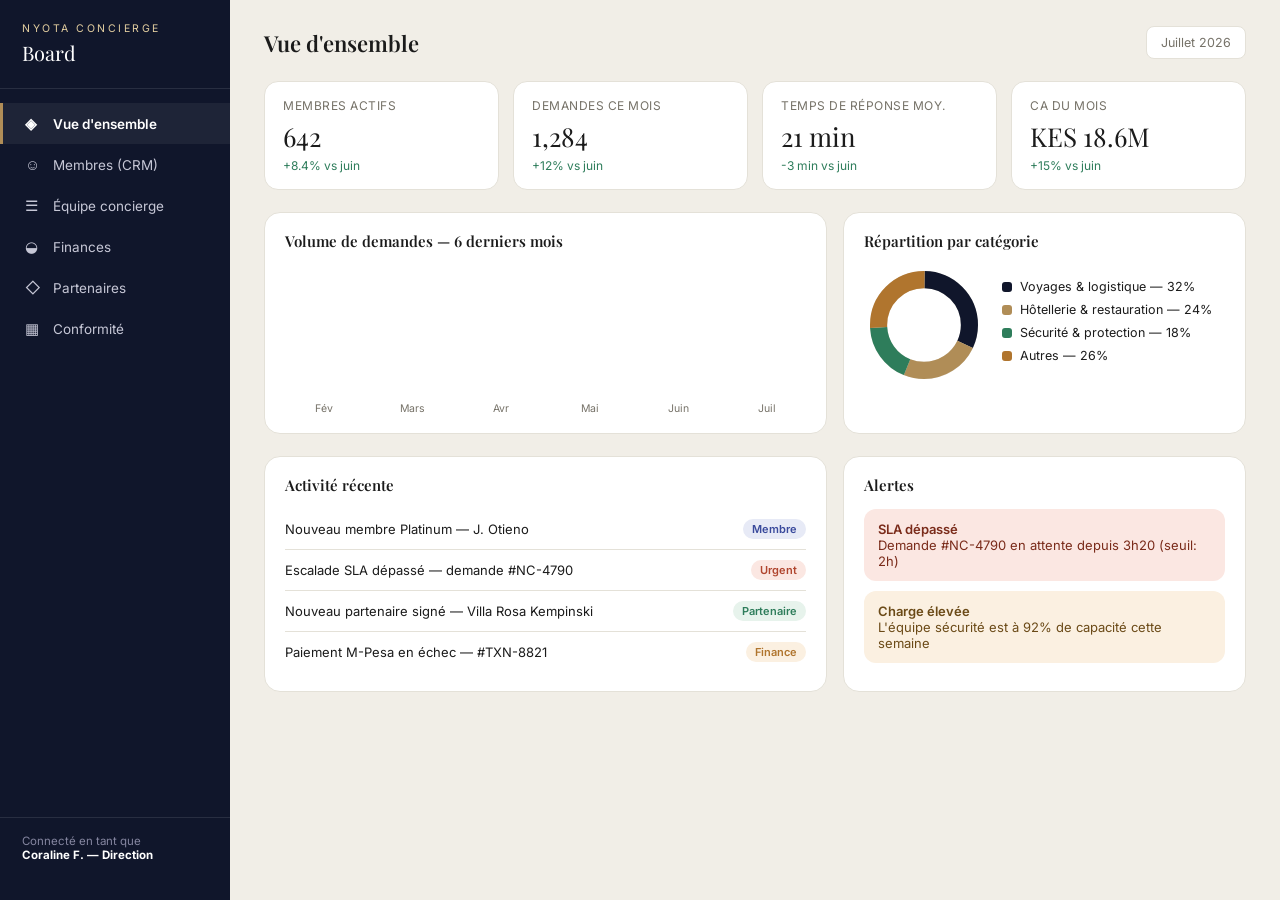
<file: board_app.html>
<!DOCTYPE html>
<html lang="fr">
<head>
<meta charset="UTF-8">
<meta name="viewport" content="width=device-width, initial-scale=1.0">
<title>Nyota Concierge — Board (Prototype)</title>
<link rel="preconnect" href="https://fonts.googleapis.com">
<link href="https://fonts.googleapis.com/css2?family=Playfair+Display:wght@500;600;700&family=Inter:wght@400;500;600;700&display=swap" rel="stylesheet">
<style>
  :root{
    --navy:#10162B; --navy2:#1C2541; --gold:#B08D57; --gold-light:#E4CFA0;
    --cream:#F5F3EE; --paper:#FFFFFF; --ink:#1B1B1B; --muted:#767268;
    --border:#E4E1D8; --success:#2E7D5B; --success-bg:#E7F3EC;
    --warn:#B0752E; --warn-bg:#FBF0E1; --danger:#B0452E; --danger-bg:#FBE7E2;
  }
  *{box-sizing:border-box;}
  html,body{margin:0;padding:0;}
  body{ font-family:'Inter',sans-serif; background:#F1EEE7; color:var(--ink); }
  h1,h2,h3,.serif{font-family:'Playfair Display',serif;}
  .app{ display:flex; min-height:100vh; }

  .sidebar{ width:230px; background:var(--navy); color:#fff; flex:0 0 auto; display:flex; flex-direction:column; padding:22px 0; }
  .sb-brand{ padding:0 22px 22px; border-bottom:1px solid rgba(255,255,255,.1); margin-bottom:14px; }
  .sb-brand .k{ font-size:10.5px; letter-spacing:2.5px; color:var(--gold-light); text-transform:uppercase; }
  .sb-brand .n{ font-family:'Playfair Display',serif; font-size:20px; margin-top:4px; }
  .sb-item{ padding:11px 22px; font-size:13.5px; color:#C6C7D6; cursor:pointer; display:flex; align-items:center; gap:10px; border-left:3px solid transparent; }
  .sb-item .ic{ font-size:15px; width:18px; }
  .sb-item.active{ background:rgba(255,255,255,.06); color:#fff; border-left-color:var(--gold); font-weight:600; }
  .sb-foot{ margin-top:auto; padding:16px 22px; font-size:11.5px; color:#8586A0; border-top:1px solid rgba(255,255,255,.1); }

  .main{ flex:1; padding:26px 34px; max-width:1180px; }
  .topbar{ display:flex; justify-content:space-between; align-items:center; margin-bottom:22px; }
  .topbar h1{ font-size:22px; margin:0; font-weight:600; }
  .topbar .period{ font-size:12.5px; color:var(--muted); background:var(--paper); border:1px solid var(--border); border-radius:8px; padding:8px 14px; }

  .view{ display:none; }
  .view.active{ display:block; }

  .kpi-grid{ display:grid; grid-template-columns:repeat(4,1fr); gap:14px; margin-bottom:22px; }
  .kpi{ background:var(--paper); border:1px solid var(--border); border-radius:14px; padding:16px 18px; }
  .kpi .l{ font-size:12px; color:var(--muted); text-transform:uppercase; letter-spacing:.5px; }
  .kpi .n{ font-family:'Playfair Display',serif; font-size:26px; margin-top:6px; }
  .kpi .d{ font-size:12px; margin-top:4px; }
  .kpi .d.up{ color:var(--success); } .kpi .d.down{ color:var(--danger); }

  .row2{ display:grid; grid-template-columns:1.4fr 1fr; gap:16px; margin-bottom:22px; }
  .card{ background:var(--paper); border:1px solid var(--border); border-radius:16px; padding:18px 20px; }
  .card h3{ margin:0 0 14px; font-size:15px; font-weight:600; }

  .bars{ display:flex; align-items:flex-end; gap:10px; height:150px; }
  .bar-col{ flex:1; display:flex; flex-direction:column; align-items:center; justify-content:flex-end; gap:6px; }
  .bar{ width:100%; background:var(--navy); border-radius:5px 5px 0 0; }
  .bar-col .m{ font-size:10.5px; color:var(--muted); }

  .donut-wrap{ display:flex; align-items:center; gap:18px; }
  .legend{ font-size:12.5px; }
  .legend .li{ display:flex; align-items:center; gap:8px; margin-bottom:8px; }
  .legend .sw{ width:10px;height:10px;border-radius:3px; }

  table{ width:100%; border-collapse:collapse; font-size:13px; }
  th{ text-align:left; font-size:11.5px; text-transform:uppercase; letter-spacing:.5px; color:var(--muted); padding:8px 10px; border-bottom:1px solid var(--border); }
  td{ padding:11px 10px; border-bottom:1px solid var(--border); }
  tr:last-child td{ border-bottom:none; }
  .tag{ font-size:11px; padding:3px 9px; border-radius:20px; font-weight:600; }
  .tag.gold{ background:#F6EEDF; color:#8A6524; }
  .tag.silver{ background:#EEEEEE; color:#5A5A5A; }
  .tag.plat{ background:#E7EAF6; color:#3A4A9C; }
  .tag.ok{ background:var(--success-bg); color:var(--success); }
  .tag.warn{ background:var(--warn-bg); color:var(--warn); }
  .tag.risk{ background:var(--danger-bg); color:var(--danger); }

  .list-card .row{ display:flex; justify-content:space-between; align-items:center; padding:10px 0; border-bottom:1px solid var(--border); font-size:13px; }
  .list-card .row:last-child{ border-bottom:none; }

  .searchbar{ margin-bottom:14px; background:var(--paper); border:1px solid var(--border); border-radius:10px; padding:9px 14px; font-size:13px; color:var(--muted); max-width:320px; }

  .alert{ display:flex; gap:10px; align-items:flex-start; padding:12px 14px; border-radius:12px; margin-bottom:10px; font-size:13px; }
  .alert.red{ background:var(--danger-bg); color:#7a2b1a; }
  .alert.amber{ background:var(--warn-bg); color:#6b4a17; }
  .alert .t{ font-weight:600; }
</style>
</head>
<body>
<div class="app">
  <div class="sidebar">
    <div class="sb-brand"><div class="k">Nyota Concierge</div><div class="n">Board</div></div>
    <div class="sb-item active" data-v="v-overview" onclick="showView(this,'v-overview')"><span class="ic">◈</span>Vue d'ensemble</div>
    <div class="sb-item" data-v="v-members" onclick="showView(this,'v-members')"><span class="ic">☺</span>Membres (CRM)</div>
    <div class="sb-item" data-v="v-team" onclick="showView(this,'v-team')"><span class="ic">☰</span>Équipe concierge</div>
    <div class="sb-item" data-v="v-finance" onclick="showView(this,'v-finance')"><span class="ic">◒</span>Finances</div>
    <div class="sb-item" data-v="v-partners" onclick="showView(this,'v-partners')"><span class="ic">◇</span>Partenaires</div>
    <div class="sb-item" data-v="v-compliance" onclick="showView(this,'v-compliance')"><span class="ic">▦</span>Conformité</div>
    <div class="sb-foot">Connecté en tant que<br><b style="color:#fff;">Coraline F. — Direction</b></div>
  </div>

  <div class="main">
    <!-- OVERVIEW -->
    <div class="view active" id="v-overview">
      <div class="topbar"><h1>Vue d'ensemble</h1><div class="period">Juillet 2026</div></div>

      <div class="kpi-grid">
        <div class="kpi"><div class="l">Membres actifs</div><div class="n">642</div><div class="d up">+8.4% vs juin</div></div>
        <div class="kpi"><div class="l">Demandes ce mois</div><div class="n">1,284</div><div class="d up">+12% vs juin</div></div>
        <div class="kpi"><div class="l">Temps de réponse moy.</div><div class="n">21 min</div><div class="d up">-3 min vs juin</div></div>
        <div class="kpi"><div class="l">CA du mois</div><div class="n">KES 18.6M</div><div class="d up">+15% vs juin</div></div>
      </div>

      <div class="row2">
        <div class="card">
          <h3>Volume de demandes — 6 derniers mois</h3>
          <div class="bars">
            <div class="bar-col"><div class="bar" style="height:58%"></div><div class="m">Fév</div></div>
            <div class="bar-col"><div class="bar" style="height:64%"></div><div class="m">Mars</div></div>
            <div class="bar-col"><div class="bar" style="height:70%"></div><div class="m">Avr</div></div>
            <div class="bar-col"><div class="bar" style="height:78%"></div><div class="m">Mai</div></div>
            <div class="bar-col"><div class="bar" style="height:88%"></div><div class="m">Juin</div></div>
            <div class="bar-col"><div class="bar" style="height:100%; background:var(--gold);"></div><div class="m">Juil</div></div>
          </div>
        </div>
        <div class="card">
          <h3>Répartition par catégorie</h3>
          <div class="donut-wrap">
            <svg width="120" height="120" viewBox="0 0 42 42">
              <circle cx="21" cy="21" r="15.9" fill="transparent" stroke="#E4E1D8" stroke-width="6"></circle>
              <circle cx="21" cy="21" r="15.9" fill="transparent" stroke="#10162B" stroke-width="6" stroke-dasharray="32 68" stroke-dashoffset="25"></circle>
              <circle cx="21" cy="21" r="15.9" fill="transparent" stroke="#B08D57" stroke-width="6" stroke-dasharray="24 76" stroke-dashoffset="-7"></circle>
              <circle cx="21" cy="21" r="15.9" fill="transparent" stroke="#2E7D5B" stroke-width="6" stroke-dasharray="18 82" stroke-dashoffset="-31"></circle>
              <circle cx="21" cy="21" r="15.9" fill="transparent" stroke="#B0752E" stroke-width="6" stroke-dasharray="26 74" stroke-dashoffset="-49"></circle>
            </svg>
            <div class="legend">
              <div class="li"><div class="sw" style="background:#10162B;"></div>Voyages & logistique — 32%</div>
              <div class="li"><div class="sw" style="background:#B08D57;"></div>Hôtellerie & restauration — 24%</div>
              <div class="li"><div class="sw" style="background:#2E7D5B;"></div>Sécurité & protection — 18%</div>
              <div class="li"><div class="sw" style="background:#B0752E;"></div>Autres — 26%</div>
            </div>
          </div>
        </div>
      </div>

      <div class="row2">
        <div class="card list-card">
          <h3>Activité récente</h3>
          <div class="row"><span>Nouveau membre Platinum — J. Otieno</span><span class="tag plat">Membre</span></div>
          <div class="row"><span>Escalade SLA dépassé — demande #NC-4790</span><span class="tag risk">Urgent</span></div>
          <div class="row"><span>Nouveau partenaire signé — Villa Rosa Kempinski</span><span class="tag ok">Partenaire</span></div>
          <div class="row"><span>Paiement M-Pesa en échec — #TXN-8821</span><span class="tag warn">Finance</span></div>
        </div>
        <div class="card">
          <h3>Alertes</h3>
          <div class="alert red"><div><div class="t">SLA dépassé</div>Demande #NC-4790 en attente depuis 3h20 (seuil: 2h)</div></div>
          <div class="alert amber"><div><div class="t">Charge élevée</div>L'équipe sécurité est à 92% de capacité cette semaine</div></div>
        </div>
      </div>
    </div>

    <!-- MEMBERS -->
    <div class="view" id="v-members">
      <div class="topbar"><h1>Membres (CRM)</h1><div class="period">642 membres actifs</div></div>
      <input class="searchbar" placeholder="🔍  Rechercher un membre…" />
      <div class="card">
        <table>
          <tr><th>Membre</th><th>Tier</th><th>Depuis</th><th>Demandes (12m)</th><th>Valeur annuelle</th><th>Statut</th></tr>
          <tr><td>Amina Wanjiru</td><td><span class="tag plat">Platinum</span></td><td>2024</td><td>34</td><td>KES 3.2M</td><td><span class="tag ok">Actif</span></td></tr>
          <tr><td>James Otieno</td><td><span class="tag gold">Gold</span></td><td>2025</td><td>19</td><td>KES 1.1M</td><td><span class="tag ok">Actif</span></td></tr>
          <tr><td>Sarah Kimani</td><td><span class="tag plat">Platinum</span></td><td>2023</td><td>41</td><td>KES 4.6M</td><td><span class="tag ok">Actif</span></td></tr>
          <tr><td>Peter Mwangi</td><td><span class="tag silver">Silver</span></td><td>2025</td><td>7</td><td>KES 340K</td><td><span class="tag warn">À relancer</span></td></tr>
          <tr><td>Grace Njeri</td><td><span class="tag gold">Gold</span></td><td>2024</td><td>22</td><td>KES 1.4M</td><td><span class="tag ok">Actif</span></td></tr>
        </table>
      </div>
    </div>

    <!-- TEAM -->
    <div class="view" id="v-team">
      <div class="topbar"><h1>Équipe concierge</h1><div class="period">14 concierges actifs</div></div>
      <div class="card">
        <table>
          <tr><th>Concierge</th><th>Spécialité</th><th>Charge active</th><th>SLA tenu</th><th>Satisfaction</th></tr>
          <tr><td>David Kamau</td><td>Voyages & sécurité</td><td>5 tâches</td><td><span class="tag ok">98%</span></td><td>4.9 / 5</td></tr>
          <tr><td>Faith Achieng</td><td>Hôtellerie & événementiel</td><td>7 tâches</td><td><span class="tag ok">95%</span></td><td>4.8 / 5</td></tr>
          <tr><td>Brian Otieno</td><td>Immobilier & maison</td><td>3 tâches</td><td><span class="tag warn">88%</span></td><td>4.6 / 5</td></tr>
          <tr><td>Lucy Wambui</td><td>Santé & bien-être</td><td>4 tâches</td><td><span class="tag ok">97%</span></td><td>4.9 / 5</td></tr>
        </table>
      </div>
    </div>

    <!-- FINANCE -->
    <div class="view" id="v-finance">
      <div class="topbar"><h1>Finances</h1><div class="period">Juillet 2026</div></div>
      <div class="kpi-grid">
        <div class="kpi"><div class="l">Revenu abonnements</div><div class="n">KES 11.2M</div><div class="d up">+6%</div></div>
        <div class="kpi"><div class="l">Revenu à la demande</div><div class="n">KES 4.8M</div><div class="d up">+22%</div></div>
        <div class="kpi"><div class="l">Commissions partenaires</div><div class="n">KES 2.6M</div><div class="d up">+9%</div></div>
        <div class="kpi"><div class="l">Paiements en échec</div><div class="n">3</div><div class="d down">KES 612K</div></div>
      </div>
      <div class="card list-card">
        <h3>Réconciliation des paiements</h3>
        <div class="row"><span>M-Pesa (STK Push)</span><span>1,042 transactions — KES 14.1M</span></div>
        <div class="row"><span>Carte bancaire (Pesapal)</span><span>186 transactions — KES 4.5M</span></div>
        <div class="row"><span>Virements corporate (B2B)</span><span>9 contrats — KES 3.2M</span></div>
      </div>
    </div>

    <!-- PARTNERS -->
    <div class="view" id="v-partners">
      <div class="topbar"><h1>Réseau de partenaires</h1><div class="period">58 partenaires actifs</div></div>
      <div class="card">
        <table>
          <tr><th>Partenaire</th><th>Catégorie</th><th>Commission</th><th>CA généré (12m)</th></tr>
          <tr><td>Villa Rosa Kempinski</td><td>Hôtellerie</td><td>15%</td><td>KES 2.1M</td></tr>
          <tr><td>SafeRide Executive</td><td>Transport sécurisé</td><td>12%</td><td>KES 3.4M</td></tr>
          <tr><td>Cultiva Restaurant</td><td>Restauration</td><td>10%</td><td>KES 640K</td></tr>
          <tr><td>Nairobi Hospital VIP</td><td>Santé</td><td>8%</td><td>KES 1.2M</td></tr>
        </table>
      </div>
    </div>

    <!-- COMPLIANCE -->
    <div class="view" id="v-compliance">
      <div class="topbar"><h1>Conformité & audit</h1><div class="period">Data Protection Act 2019 · ODPC</div></div>
      <div class="card list-card">
        <h3>Journal d'audit</h3>
        <div class="row"><span>Enregistrement ODPC renouvelé</span><span class="tag ok">Conforme</span></div>
        <div class="row"><span>Politique de confidentialité mise à jour</span><span class="tag ok">Conforme</span></div>
        <div class="row"><span>Notification de violation de données requise</span><span class="tag risk">Aucune en cours</span></div>
        <div class="row"><span>Formation équipe — protection des données</span><span class="tag warn">À planifier</span></div>
      </div>
    </div>
  </div>
</div>

<script>
function showView(el, id){
  document.querySelectorAll('.view').forEach(v=>v.classList.remove('active'));
  document.getElementById(id).classList.add('active');
  document.querySelectorAll('.sb-item').forEach(s=>s.classList.remove('active'));
  el.classList.add('active');
}
</script>
</body>
</html>
</file>
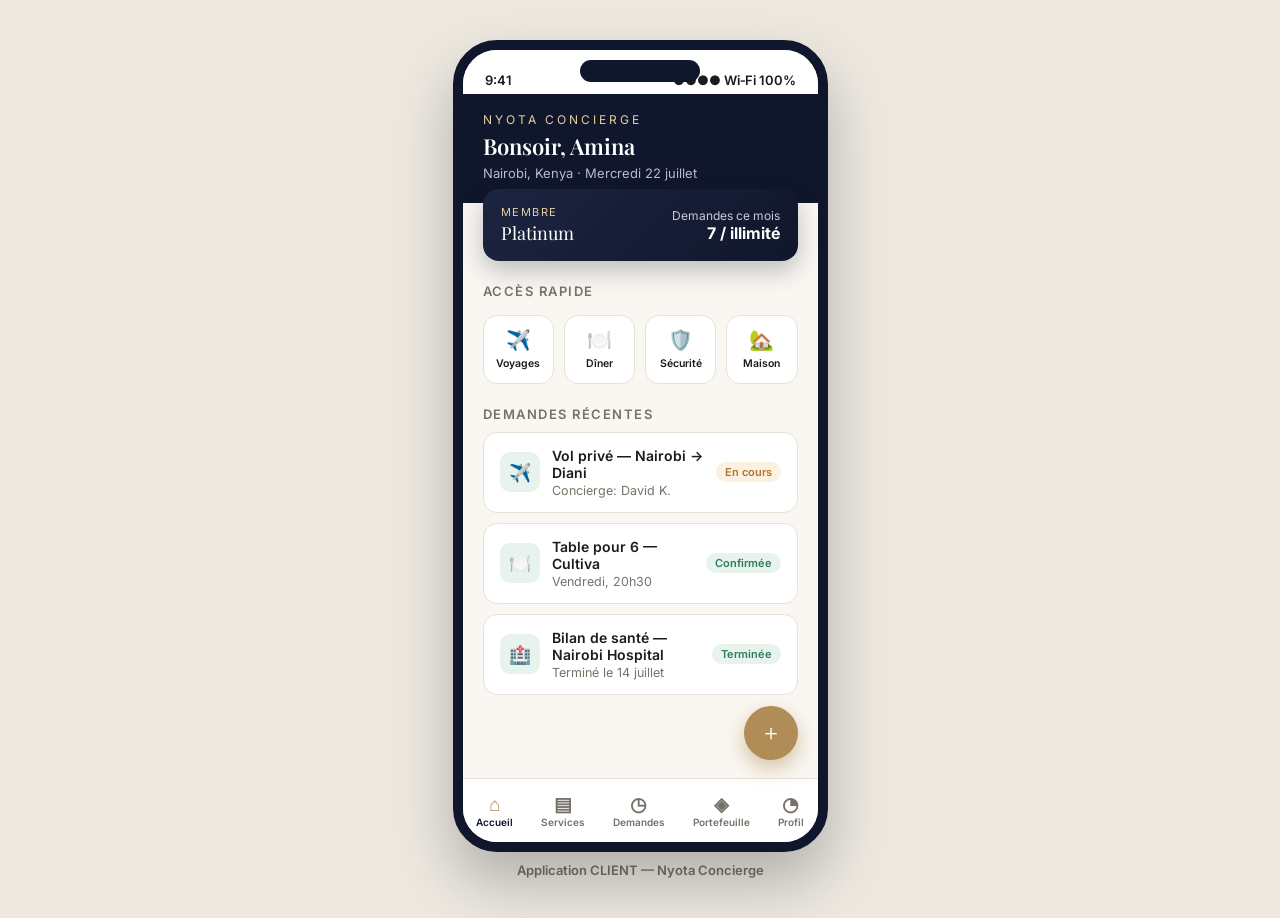
<file: client_app.html>
<!DOCTYPE html>
<html lang="fr">
<head>
<meta charset="UTF-8">
<meta name="viewport" content="width=device-width, initial-scale=1.0">
<title>Nyota Concierge — App Client (Prototype)</title>
<link rel="preconnect" href="https://fonts.googleapis.com">
<link href="https://fonts.googleapis.com/css2?family=Playfair+Display:wght@500;600;700&family=Inter:wght@400;500;600;700&display=swap" rel="stylesheet">
<style>
  :root{
    --navy:#10162B; --navy2:#1C2541; --gold:#B08D57; --gold-light:#E4CFA0;
    --cream:#FAF7F2; --paper:#FFFFFF; --ink:#1B1B1B; --muted:#767268;
    --border:#E7E2D6; --success:#2E7D5B; --success-bg:#E7F3EC;
    --warn:#B0752E; --warn-bg:#FBF0E1; --danger:#B0452E;
  }
  *{box-sizing:border-box;}
  html,body{margin:0;padding:0;}
  body{
    font-family:'Inter',sans-serif; background:#EDE9E1; color:var(--ink);
    display:flex; flex-wrap:wrap; gap:40px; justify-content:center;
    padding:40px 20px;
  }
  h1,h2,h3,.serif{font-family:'Playfair Display',serif;}
  .phone{
    width:375px; height:812px; background:var(--paper); border-radius:44px;
    border:10px solid var(--navy); box-shadow:0 30px 60px rgba(0,0,0,.25);
    overflow:hidden; position:relative; display:flex; flex-direction:column;
  }
  .notch{
    position:absolute; top:10px; left:50%; transform:translateX(-50%);
    width:120px; height:22px; background:var(--navy); border-radius:14px; z-index:50;
  }
  .statusbar{
    height:44px; flex:0 0 auto; background:var(--paper); display:flex;
    align-items:flex-end; justify-content:space-between; padding:0 22px 6px;
    font-size:13px; font-weight:600;
  }
  .screen{ flex:1; overflow-y:auto; display:none; background:var(--cream); }
  .screen.active{ display:block; }
  .screen::-webkit-scrollbar{display:none;}

  /* top app bar */
  .appbar{ background:var(--navy); color:#fff; padding:18px 20px 22px; }
  .appbar .brand{ font-size:12px; letter-spacing:3px; color:var(--gold-light); text-transform:uppercase; }
  .appbar h1{ font-size:22px; margin:4px 0 0; color:#fff; font-weight:600; }
  .appbar .sub{ font-size:13px; color:#B9BAC9; margin-top:4px; }

  .section-title{ font-size:13px; text-transform:uppercase; letter-spacing:1.5px; color:var(--muted); margin:22px 20px 10px; font-weight:600; }

  .tier-card{
    margin:-14px 20px 0; background:linear-gradient(135deg,var(--navy2),var(--navy));
    border-radius:16px; padding:16px 18px; color:#fff; display:flex; justify-content:space-between; align-items:center;
    box-shadow:0 10px 24px rgba(16,22,43,.25);
  }
  .tier-card .name{ font-size:11px; letter-spacing:1.5px; color:var(--gold-light); text-transform:uppercase; }
  .tier-card .plan{ font-size:18px; font-family:'Playfair Display',serif; margin-top:2px; }
  .tier-card .quota{ text-align:right; font-size:12px; color:#C9CADA; }
  .tier-card .quota b{ color:#fff; font-size:16px; display:block; }

  .grid4{ display:grid; grid-template-columns:repeat(4,1fr); gap:10px; margin:16px 20px; }
  .cat-btn{
    background:var(--paper); border:1px solid var(--border); border-radius:14px;
    padding:12px 6px; text-align:center; cursor:pointer; transition:.15s;
  }
  .cat-btn:hover{ border-color:var(--gold); }
  .cat-btn .ic{ font-size:20px; }
  .cat-btn .lbl{ font-size:10.5px; margin-top:6px; color:var(--ink); font-weight:600; line-height:1.2; }

  .list-item{
    background:var(--paper); border:1px solid var(--border); border-radius:14px;
    margin:0 20px 10px; padding:14px 16px; display:flex; gap:12px; align-items:center; cursor:pointer;
  }
  .list-item .ic{
    width:40px; height:40px; border-radius:10px; background:var(--success-bg); color:var(--success);
    display:flex; align-items:center; justify-content:center; font-size:18px; flex:0 0 auto;
  }
  .list-item .txt{ flex:1; }
  .list-item .txt .t1{ font-weight:600; font-size:14px; }
  .list-item .txt .t2{ font-size:12.5px; color:var(--muted); margin-top:2px; }
  .badge{ font-size:11px; padding:3px 9px; border-radius:20px; font-weight:600; }
  .badge.progress{ background:var(--warn-bg); color:var(--warn); }
  .badge.done{ background:var(--success-bg); color:var(--success); }

  .bottomnav{
    flex:0 0 64px; background:var(--paper); border-top:1px solid var(--border);
    display:flex; align-items:center; justify-content:space-around;
  }
  .navbtn{ text-align:center; color:var(--muted); font-size:10px; cursor:pointer; font-weight:600; }
  .navbtn .ic{ font-size:19px; display:block; }
  .navbtn.active{ color:var(--navy); }
  .navbtn.active .ic{ color:var(--gold); }

  .cat-block{ margin:0 20px 16px; background:var(--paper); border:1px solid var(--border); border-radius:14px; overflow:hidden; }
  .cat-head{ padding:14px 16px; display:flex; align-items:center; gap:12px; cursor:pointer; }
  .cat-head .ic{ width:36px;height:36px;border-radius:10px;background:var(--cream);display:flex;align-items:center;justify-content:center;font-size:17px; }
  .cat-head .t{ flex:1; font-weight:600; font-size:14.5px; }
  .cat-head .chev{ color:var(--muted); transition:.2s; font-size:12px; }
  .cat-block.open .chev{ transform:rotate(180deg); }
  .cat-body{ display:none; padding:0 16px 14px 64px; }
  .cat-block.open .cat-body{ display:block; }
  .svc-row{ font-size:13px; padding:7px 0; color:#3d3a34; border-top:1px solid var(--border); display:flex; justify-content:space-between; }
  .svc-row:first-child{ border-top:none; }
  .svc-row .req{ color:var(--gold); font-weight:600; font-size:11.5px; cursor:pointer; }

  .req-card{ margin:16px 20px; background:var(--paper); border:1px solid var(--border); border-radius:16px; padding:16px; }
  .req-card .top{ display:flex; justify-content:space-between; align-items:flex-start; }
  .req-card .svc{ font-weight:700; font-size:15px; }
  .req-card .meta{ font-size:12px; color:var(--muted); margin-top:2px; }
  .timeline{ margin-top:16px; }
  .tl-item{ display:flex; gap:10px; margin-bottom:14px; }
  .tl-dot{ width:22px; height:22px; border-radius:50%; background:var(--success); color:#fff; font-size:11px; display:flex; align-items:center; justify-content:center; flex:0 0 auto; }
  .tl-dot.pending{ background:var(--border); color:var(--muted); }
  .tl-line{ font-size:13px; font-weight:600; }
  .tl-time{ font-size:11.5px; color:var(--muted); }

  .concierge-card{ display:flex; align-items:center; gap:12px; margin:16px 20px; background:var(--paper); border:1px solid var(--border); border-radius:14px; padding:12px 14px; }
  .avatar{ width:44px;height:44px;border-radius:50%;background:var(--navy);color:var(--gold-light);display:flex;align-items:center;justify-content:center;font-weight:700;font-family:'Playfair Display',serif; }
  .concierge-card .name{ font-weight:600; font-size:14px; }
  .concierge-card .role{ font-size:11.5px; color:var(--muted); }
  .iconbtn{ width:34px;height:34px;border-radius:50%; background:var(--cream); display:flex;align-items:center;justify-content:center; font-size:14px; margin-left:auto; }

  .chat{ margin:0 20px 16px; }
  .bubble{ max-width:78%; padding:10px 14px; border-radius:14px; font-size:13px; margin-bottom:8px; line-height:1.4; }
  .bubble.them{ background:var(--paper); border:1px solid var(--border); border-bottom-left-radius:4px; }
  .bubble.me{ background:var(--navy); color:#fff; margin-left:auto; border-bottom-right-radius:4px; }

  .wallet-card{ margin:16px 20px; background:var(--navy); border-radius:16px; padding:18px; color:#fff; }
  .wallet-card .lbl{ font-size:11px; color:var(--gold-light); letter-spacing:1.5px; text-transform:uppercase; }
  .wallet-card .amt{ font-family:'Playfair Display',serif; font-size:26px; margin-top:4px; }
  .paybtns{ display:flex; gap:10px; margin-top:14px; }
  .paybtn{ flex:1; background:rgba(255,255,255,.1); border:1px solid rgba(255,255,255,.2); border-radius:10px; padding:8px; text-align:center; font-size:12px; font-weight:600; }

  .txn-row{ display:flex; justify-content:space-between; padding:10px 20px; font-size:13px; border-bottom:1px solid var(--border); }
  .txn-row .t2{ color:var(--muted); font-size:11.5px; }

  .profile-head{ text-align:center; padding:26px 20px 10px; }
  .profile-head .avatar{ width:74px;height:74px;font-size:24px; margin:0 auto 10px; }
  .pref-row{ display:flex; justify-content:space-between; padding:13px 20px; border-bottom:1px solid var(--border); font-size:13.5px; }
  .pref-row .v{ color:var(--muted); }

  .fab{ position:absolute; right:20px; bottom:82px; width:54px; height:54px; border-radius:50%; background:var(--gold); color:#fff; display:flex; align-items:center; justify-content:center; font-size:22px; box-shadow:0 8px 20px rgba(176,141,87,.5); z-index:40; cursor:pointer; }

  .frame-label{ text-align:center; font-size:13px; color:var(--muted); margin-top:10px; font-weight:600; }
</style>
</head>
<body>

<div>
<div class="phone">
  <div class="notch"></div>
  <div class="statusbar"><span>9:41</span><span>●●●●  Wi‑Fi  100%</span></div>

  <!-- SCREEN: HOME -->
  <div class="screen active" id="s-home">
    <div class="appbar">
      <div class="brand">Nyota Concierge</div>
      <h1>Bonsoir, Amina</h1>
      <div class="sub">Nairobi, Kenya · Mercredi 22 juillet</div>
    </div>
    <div class="tier-card">
      <div><div class="name">Membre</div><div class="plan">Platinum</div></div>
      <div class="quota">Demandes ce mois<b>7 / illimité</b></div>
    </div>
    <div class="section-title">Accès rapide</div>
    <div class="grid4">
      <div class="cat-btn" onclick="showScreen('s-services')"><div class="ic">✈️</div><div class="lbl">Voyages</div></div>
      <div class="cat-btn" onclick="showScreen('s-services')"><div class="ic">🍽️</div><div class="lbl">Dîner</div></div>
      <div class="cat-btn" onclick="showScreen('s-services')"><div class="ic">🛡️</div><div class="lbl">Sécurité</div></div>
      <div class="cat-btn" onclick="showScreen('s-services')"><div class="ic">🏡</div><div class="lbl">Maison</div></div>
    </div>
    <div class="section-title">Demandes récentes</div>
    <div class="list-item" onclick="showScreen('s-tracking')">
      <div class="ic">✈️</div>
      <div class="txt"><div class="t1">Vol privé — Nairobi → Diani</div><div class="t2">Concierge: David K.</div></div>
      <span class="badge progress">En cours</span>
    </div>
    <div class="list-item" onclick="showScreen('s-tracking')">
      <div class="ic">🍽️</div>
      <div class="txt"><div class="t1">Table pour 6 — Cultiva</div><div class="t2">Vendredi, 20h30</div></div>
      <span class="badge done">Confirmée</span>
    </div>
    <div class="list-item">
      <div class="ic">🏥</div>
      <div class="txt"><div class="t1">Bilan de santé — Nairobi Hospital</div><div class="t2">Terminé le 14 juillet</div></div>
      <span class="badge done">Terminée</span>
    </div>
    <div style="height:20px"></div>
  </div>

  <!-- SCREEN: SERVICES CATALOG -->
  <div class="screen" id="s-services">
    <div class="appbar" style="padding-bottom:16px;">
      <div class="brand">Catalogue</div>
      <h1 style="font-size:20px;">Tous les services</h1>
    </div>
    <div id="catalog"></div>
    <div style="height:20px"></div>
  </div>

  <!-- SCREEN: REQUEST / CHAT -->
  <div class="screen" id="s-request">
    <div class="appbar" style="padding-bottom:16px;">
      <div class="brand">Nouvelle demande</div>
      <h1 style="font-size:20px;">Transfert aéroport VIP</h1>
    </div>
    <div class="concierge-card">
      <div class="avatar">D</div>
      <div><div class="name">David Kamau</div><div class="role">Concierge assigné</div></div>
      <div class="iconbtn">📞</div>
    </div>
    <div class="chat">
      <div class="bubble them">Bonsoir Amina, j'ai bien reçu votre demande de transfert VIP à JKIA vendredi. Quelle heure d'arrivée du vol ?</div>
      <div class="bubble me">Vol KQ102, arrivée 18h40. Un véhicule avec chauffeur discret, merci.</div>
      <div class="bubble them">Parfait, je réserve un véhicule blindé avec chauffeur et fast-track douane. Confirmation dans 15 minutes.</div>
    </div>
    <div style="margin:0 20px; display:flex; gap:8px;">
      <div style="flex:1; background:var(--paper); border:1px solid var(--border); border-radius:20px; padding:10px 16px; color:var(--muted); font-size:13px;">Écrire un message…</div>
      <div style="width:38px;height:38px;border-radius:50%;background:var(--navy);color:#fff;display:flex;align-items:center;justify-content:center;">➤</div>
    </div>
    <div style="height:20px"></div>
  </div>

  <!-- SCREEN: TRACKING -->
  <div class="screen" id="s-tracking">
    <div class="appbar" style="padding-bottom:16px;">
      <div class="brand">Suivi de demande</div>
      <h1 style="font-size:20px;">Vol privé — Diani</h1>
    </div>
    <div class="req-card">
      <div class="top">
        <div><div class="svc">Jet privé, 4 passagers</div><div class="meta">Réf. #NC-4821 · Vendredi 24 juillet</div></div>
        <span class="badge progress">En cours</span>
      </div>
      <div class="timeline">
        <div class="tl-item"><div class="tl-dot">✓</div><div><div class="tl-line">Demande reçue</div><div class="tl-time">08:12</div></div></div>
        <div class="tl-item"><div class="tl-dot">✓</div><div><div class="tl-line">Acceptée par le concierge</div><div class="tl-time">08:19</div></div></div>
        <div class="tl-item"><div class="tl-dot">✓</div><div><div class="tl-line">Vol réservé — confirmation opérateur</div><div class="tl-time">09:05</div></div></div>
        <div class="tl-item"><div class="tl-dot pending">4</div><div><div class="tl-line" style="color:var(--muted);">Transfert domicile → aérodrome</div><div class="tl-time">À venir</div></div></div>
      </div>
    </div>
    <div class="concierge-card">
      <div class="avatar">D</div>
      <div><div class="name">David Kamau</div><div class="role">Concierge assigné</div></div>
      <div class="iconbtn" onclick="showScreen('s-request')">💬</div>
    </div>
    <div style="height:20px"></div>
  </div>

  <!-- SCREEN: WALLET -->
  <div class="screen" id="s-wallet">
    <div class="appbar" style="padding-bottom:16px;">
      <div class="brand">Portefeuille</div>
      <h1 style="font-size:20px;">Paiements</h1>
    </div>
    <div class="wallet-card">
      <div class="lbl">Facturation en cours</div>
      <div class="amt">KES 84,500</div>
      <div class="paybtns">
        <div class="paybtn">M‑Pesa</div>
        <div class="paybtn">Carte •• 4471</div>
      </div>
    </div>
    <div class="section-title">Historique</div>
    <div class="txn-row"><div><div>Jet privé — Diani</div><div class="t2">M‑Pesa · 24 juillet</div></div><div>KES 420,000</div></div>
    <div class="txn-row"><div><div>Table Cultiva x6</div><div class="t2">Inclus abonnement · 19 juillet</div></div><div>—</div></div>
    <div class="txn-row"><div><div>Abonnement Platinum</div><div class="t2">Carte •• 4471 · 1 juillet</div></div><div>KES 250,000</div></div>
    <div style="height:20px"></div>
  </div>

  <!-- SCREEN: PROFILE -->
  <div class="screen" id="s-profile">
    <div class="appbar" style="padding-bottom:6px;">
      <div class="brand">Profil</div>
    </div>
    <div class="profile-head">
      <div class="avatar">A</div>
      <h2 style="margin:0; font-size:19px;">Amina Wanjiru</h2>
      <div style="color:var(--muted); font-size:13px;">Membre Platinum depuis 2024</div>
    </div>
    <div class="section-title">Préférences</div>
    <div class="pref-row"><span>Compagnie aérienne favorite</span><span class="v">Kenya Airways</span></div>
    <div class="pref-row"><span>Régime alimentaire</span><span class="v">Sans gluten</span></div>
    <div class="pref-row"><span>Contact d'urgence</span><span class="v">+254 7•• •• 812</span></div>
    <div class="pref-row"><span>Langue</span><span class="v">Français</span></div>
    <div class="section-title">Fidélité</div>
    <div class="pref-row"><span>Points cumulés</span><span class="v">12,480 pts</span></div>
    <div class="pref-row"><span>Prochain palier</span><span class="v">Dans 1,520 pts</span></div>
    <div style="height:20px"></div>
  </div>

  <div class="fab" onclick="showScreen('s-request')">＋</div>

  <div class="bottomnav">
    <div class="navbtn active" data-nav="s-home" onclick="nav(this,'s-home')"><span class="ic">⌂</span>Accueil</div>
    <div class="navbtn" data-nav="s-services" onclick="nav(this,'s-services')"><span class="ic">▤</span>Services</div>
    <div class="navbtn" data-nav="s-tracking" onclick="nav(this,'s-tracking')"><span class="ic">◷</span>Demandes</div>
    <div class="navbtn" data-nav="s-wallet" onclick="nav(this,'s-wallet')"><span class="ic">◈</span>Portefeuille</div>
    <div class="navbtn" data-nav="s-profile" onclick="nav(this,'s-profile')"><span class="ic">◔</span>Profil</div>
  </div>
</div>
<div class="frame-label">Application CLIENT — Nyota Concierge</div>
</div>

<script>
const SERVICES = [
  { ic:"✈️", name:"Voyages & logistique", items:[
    "Vols commerciaux et jets privés","Transferts VIP avec chauffeur","Assistance visa et immigration",
    "Location de véhicules de luxe","Conciergerie aéroportuaire (fast-track)"
  ]},
  { ic:"🍽️", name:"Hôtellerie & restauration", items:[
    "Réservations restaurants exclusifs","Chef privé à domicile","Réservations hôtelières prioritaires","Organisation de dîners privés"
  ]},
  { ic:"🏡", name:"Immobilier & maison", items:[
    "Recherche de biens (achat/location)","Gestion de personnel de maison","Maintenance et entretien","Coordination de déménagement"
  ]},
  { ic:"🛡️", name:"Sécurité & protection", items:[
    "Protection rapprochée","Transport sécurisé","Sécurité résidentielle","Évaluation de risques pour déplacements"
  ]},
  { ic:"🏥", name:"Santé & bien-être", items:[
    "Accès à des cliniques privées","Évacuation médicale","Second avis médical international","Retraites bien-être et spas"
  ]},
  { ic:"🎉", name:"Événementiel & lifestyle", items:[
    "Organisation d'événements privés","Billetterie VIP (concerts, sport)","Personal shopping","Cadeaux et sélection curatée"
  ]},
  { ic:"🎓", name:"Famille & éducation", items:[
    "Admission scolaire","Tuteurs particuliers","Vérification de nounous / personnel","Camps et activités enfants"
  ]},
  { ic:"💼", name:"Support exécutif & entreprise", items:[
    "Logistique de réunions","Relocation de cadres","Coordination de voyages d'affaires","Support administratif ponctuel"
  ]},
];

function buildCatalog(){
  const root = document.getElementById('catalog');
  SERVICES.forEach((cat, i)=>{
    const block = document.createElement('div');
    block.className = 'cat-block';
    block.innerHTML = `
      <div class="cat-head" onclick="this.parentElement.classList.toggle('open')">
        <div class="ic">${cat.ic}</div>
        <div class="t">${cat.name}</div>
        <div class="chev">▾</div>
      </div>
      <div class="cat-body">
        ${cat.items.map(it=>`<div class="svc-row"><span>${it}</span><span class="req" onclick="event.stopPropagation(); showScreen('s-request')">Demander</span></div>`).join('')}
      </div>`;
    root.appendChild(block);
  });
  root.children[0].classList.add('open');
}
buildCatalog();

function showScreen(id){
  document.querySelectorAll('.screen').forEach(s=>s.classList.remove('active'));
  document.getElementById(id).classList.add('active');
  document.querySelectorAll('.navbtn').forEach(n=>n.classList.toggle('active', n.dataset.nav===id));
}
function nav(el,id){ showScreen(id); }
</script>
</body>
</html>
</file>
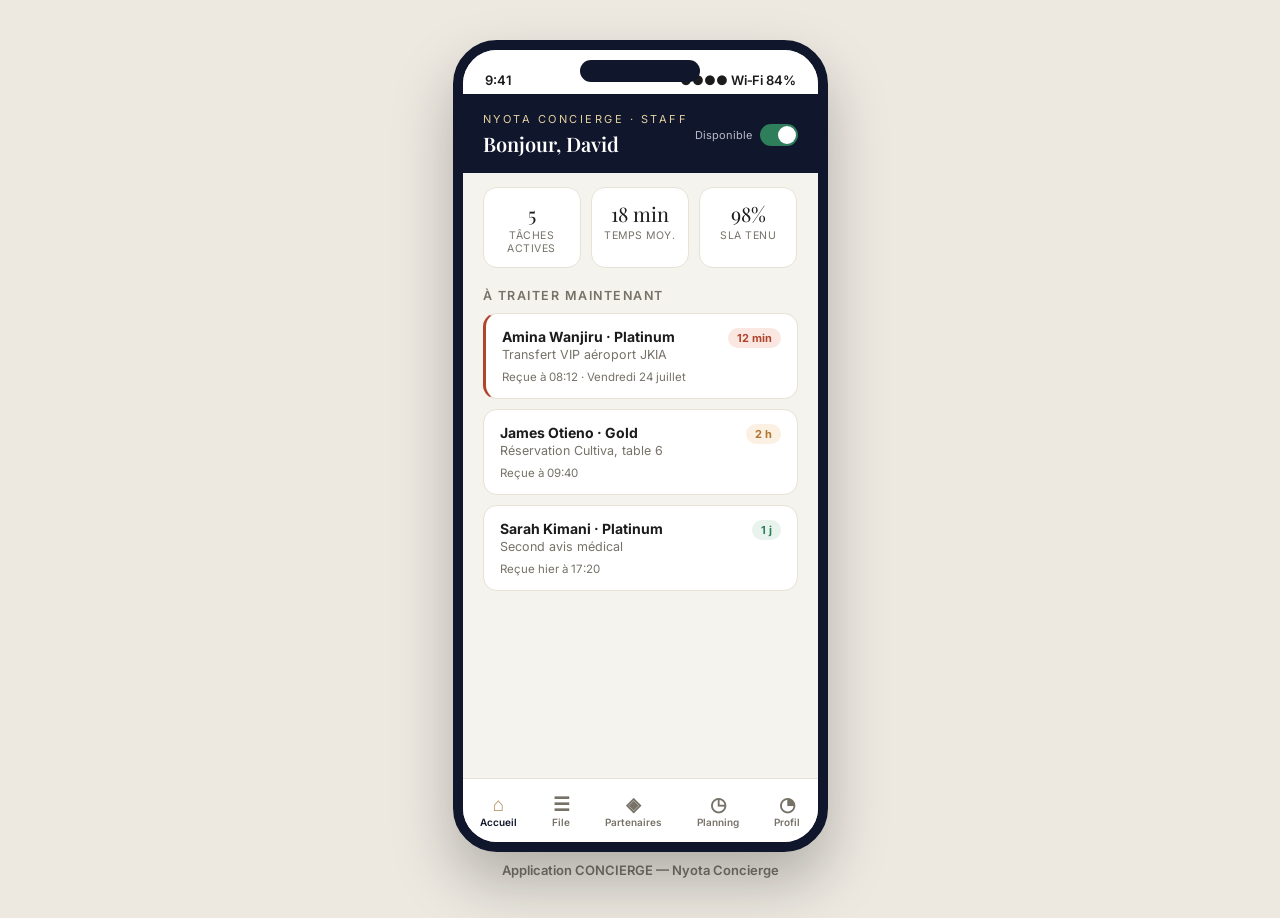
<file: concierge_app.html>
<!DOCTYPE html>
<html lang="fr">
<head>
<meta charset="UTF-8">
<meta name="viewport" content="width=device-width, initial-scale=1.0">
<title>Nyota Concierge — App Concierge (Prototype)</title>
<link rel="preconnect" href="https://fonts.googleapis.com">
<link href="https://fonts.googleapis.com/css2?family=Playfair+Display:wght@500;600;700&family=Inter:wght@400;500;600;700&display=swap" rel="stylesheet">
<style>
  :root{
    --navy:#10162B; --navy2:#1C2541; --gold:#B08D57; --gold-light:#E4CFA0;
    --cream:#F5F3EE; --paper:#FFFFFF; --ink:#1B1B1B; --muted:#767268;
    --border:#E7E2D6; --success:#2E7D5B; --success-bg:#E7F3EC;
    --warn:#B0752E; --warn-bg:#FBF0E1; --danger:#B0452E; --danger-bg:#FBE7E2;
  }
  *{box-sizing:border-box;}
  html,body{margin:0;padding:0;}
  body{
    font-family:'Inter',sans-serif; background:#EDE9E1; color:var(--ink);
    display:flex; flex-wrap:wrap; gap:40px; justify-content:center; padding:40px 20px;
  }
  h1,h2,.serif{font-family:'Playfair Display',serif;}
  .phone{
    width:375px; height:812px; background:var(--paper); border-radius:44px;
    border:10px solid var(--navy); box-shadow:0 30px 60px rgba(0,0,0,.25);
    overflow:hidden; position:relative; display:flex; flex-direction:column;
  }
  .notch{ position:absolute; top:10px; left:50%; transform:translateX(-50%); width:120px; height:22px; background:var(--navy); border-radius:14px; z-index:50; }
  .statusbar{ height:44px; flex:0 0 auto; background:var(--paper); display:flex; align-items:flex-end; justify-content:space-between; padding:0 22px 6px; font-size:13px; font-weight:600; }
  .screen{ flex:1; overflow-y:auto; display:none; background:var(--cream); }
  .screen.active{ display:block; }
  .screen::-webkit-scrollbar{display:none;}

  .appbar{ background:var(--navy); color:#fff; padding:18px 20px 16px; display:flex; justify-content:space-between; align-items:center; }
  .appbar .brand{ font-size:11px; letter-spacing:2.5px; color:var(--gold-light); text-transform:uppercase; }
  .appbar h1{ font-size:20px; margin:4px 0 0; color:#fff; font-weight:600; }
  .toggle{ display:flex; align-items:center; gap:8px; font-size:11px; color:#B9BAC9; }
  .switch{ width:38px; height:22px; border-radius:20px; background:var(--success); position:relative; }
  .switch::after{ content:""; width:18px; height:18px; border-radius:50%; background:#fff; position:absolute; right:2px; top:2px; }

  .stat-row{ display:flex; gap:10px; margin:14px 20px; }
  .stat{ flex:1; background:var(--paper); border:1px solid var(--border); border-radius:14px; padding:12px; text-align:center; }
  .stat .n{ font-family:'Playfair Display',serif; font-size:20px; }
  .stat .l{ font-size:10.5px; color:var(--muted); text-transform:uppercase; letter-spacing:.5px; margin-top:2px; }

  .section-title{ font-size:12.5px; text-transform:uppercase; letter-spacing:1.5px; color:var(--muted); margin:20px 20px 10px; font-weight:600; }

  .task{ margin:0 20px 10px; background:var(--paper); border:1px solid var(--border); border-radius:14px; padding:14px 16px; cursor:pointer; }
  .task.urgent{ border-left:3px solid var(--danger); }
  .task .top{ display:flex; justify-content:space-between; align-items:flex-start; }
  .task .cl{ font-weight:700; font-size:14px; }
  .task .svc{ font-size:12.5px; color:var(--muted); margin-top:2px; }
  .sla{ font-size:11px; font-weight:700; padding:3px 9px; border-radius:20px; }
  .sla.red{ background:var(--danger-bg); color:var(--danger); }
  .sla.amber{ background:var(--warn-bg); color:var(--warn); }
  .sla.green{ background:var(--success-bg); color:var(--success); }
  .task .meta{ font-size:11.5px; color:var(--muted); margin-top:8px; }

  .detail-card{ margin:16px 20px; background:var(--paper); border:1px solid var(--border); border-radius:16px; padding:16px; }
  .detail-card h3{ margin:0 0 4px; font-size:16px; }
  .kv{ display:flex; justify-content:space-between; font-size:13px; padding:8px 0; border-top:1px solid var(--border); }
  .kv:first-of-type{ border-top:none; }
  .kv .v{ color:var(--muted); text-align:right; max-width:60%; }
  .pill-row{ display:flex; gap:8px; margin-top:14px; }
  .pillbtn{ flex:1; text-align:center; padding:10px; border-radius:10px; font-size:12.5px; font-weight:700; }
  .pillbtn.primary{ background:var(--navy); color:#fff; }
  .pillbtn.ghost{ background:var(--cream); color:var(--ink); border:1px solid var(--border); }

  .pref-note{ background:var(--warn-bg); color:#6b4a17; font-size:12.5px; padding:12px 14px; border-radius:12px; margin:0 20px 16px; }

  .chat{ margin:0 20px 16px; }
  .bubble{ max-width:78%; padding:10px 14px; border-radius:14px; font-size:13px; margin-bottom:8px; line-height:1.4; }
  .bubble.them{ background:var(--paper); border:1px solid var(--border); border-bottom-left-radius:4px; }
  .bubble.me{ background:var(--navy); color:#fff; margin-left:auto; border-bottom-right-radius:4px; }

  .partner{ display:flex; align-items:center; gap:12px; margin:0 20px 10px; background:var(--paper); border:1px solid var(--border); border-radius:14px; padding:12px 14px; }
  .partner .ic{ width:38px;height:38px;border-radius:10px;background:var(--cream);display:flex;align-items:center;justify-content:center;font-size:17px; }
  .partner .name{ font-weight:600; font-size:13.5px; }
  .partner .cat{ font-size:11.5px; color:var(--muted); }
  .partner .call{ margin-left:auto; width:32px;height:32px;border-radius:50%;background:var(--success-bg);color:var(--success);display:flex;align-items:center;justify-content:center; }

  .searchbar{ margin:14px 20px; background:var(--paper); border:1px solid var(--border); border-radius:12px; padding:10px 14px; color:var(--muted); font-size:13px; }

  .day-row{ display:flex; justify-content:space-between; align-items:center; margin:0 20px 10px; background:var(--paper); border:1px solid var(--border); border-radius:12px; padding:12px 16px; font-size:13px; }
  .day-row .d{ font-weight:600; }
  .day-row .h{ color:var(--muted); }

  .profile-head{ text-align:center; padding:26px 20px 6px; }
  .avatar{ width:70px;height:70px;border-radius:50%;background:var(--navy);color:var(--gold-light);display:flex;align-items:center;justify-content:center;font-weight:700;font-family:'Playfair Display',serif; font-size:22px; margin:0 auto 10px; }
  .perf-grid{ display:grid; grid-template-columns:1fr 1fr; gap:10px; margin:16px 20px; }
  .perf{ background:var(--paper); border:1px solid var(--border); border-radius:14px; padding:14px; text-align:center; }
  .perf .n{ font-family:'Playfair Display',serif; font-size:22px; color:var(--navy); }
  .perf .l{ font-size:11px; color:var(--muted); margin-top:4px; }

  .bottomnav{ flex:0 0 64px; background:var(--paper); border-top:1px solid var(--border); display:flex; align-items:center; justify-content:space-around; }
  .navbtn{ text-align:center; color:var(--muted); font-size:10px; cursor:pointer; font-weight:600; }
  .navbtn .ic{ font-size:19px; display:block; }
  .navbtn.active{ color:var(--navy); }
  .navbtn.active .ic{ color:var(--gold); }
  .frame-label{ text-align:center; font-size:13px; color:var(--muted); margin-top:10px; font-weight:600; }
</style>
</head>
<body>
<div>
<div class="phone">
  <div class="notch"></div>
  <div class="statusbar"><span>9:41</span><span>●●●●  Wi‑Fi  84%</span></div>

  <!-- DASHBOARD -->
  <div class="screen active" id="s-dash">
    <div class="appbar">
      <div><div class="brand">Nyota Concierge · Staff</div><h1>Bonjour, David</h1></div>
      <div class="toggle">Disponible<div class="switch"></div></div>
    </div>
    <div class="stat-row">
      <div class="stat"><div class="n">5</div><div class="l">Tâches actives</div></div>
      <div class="stat"><div class="n">18 min</div><div class="l">Temps moy.</div></div>
      <div class="stat"><div class="n">98%</div><div class="l">SLA tenu</div></div>
    </div>
    <div class="section-title">À traiter maintenant</div>
    <div class="task urgent" onclick="showScreen('s-detail')">
      <div class="top"><div><div class="cl">Amina Wanjiru · Platinum</div><div class="svc">Transfert VIP aéroport JKIA</div></div><span class="sla red">12 min</span></div>
      <div class="meta">Reçue à 08:12 · Vendredi 24 juillet</div>
    </div>
    <div class="task" onclick="showScreen('s-detail')">
      <div class="top"><div><div class="cl">James Otieno · Gold</div><div class="svc">Réservation Cultiva, table 6</div></div><span class="sla amber">2 h</span></div>
      <div class="meta">Reçue à 09:40</div>
    </div>
    <div class="task" onclick="showScreen('s-detail')">
      <div class="top"><div><div class="cl">Sarah Kimani · Platinum</div><div class="svc">Second avis médical</div></div><span class="sla green">1 j</span></div>
      <div class="meta">Reçue hier à 17:20</div>
    </div>
    <div style="height:20px"></div>
  </div>

  <!-- QUEUE -->
  <div class="screen" id="s-queue">
    <div class="appbar" style="padding-bottom:14px;"><div><div class="brand">File de tâches</div><h1 style="font-size:19px;">5 demandes actives</h1></div></div>
    <div class="task urgent" onclick="showScreen('s-detail')"><div class="top"><div><div class="cl">Amina Wanjiru</div><div class="svc">Transfert VIP aéroport JKIA</div></div><span class="sla red">12 min</span></div><div class="meta">Priorité haute</div></div>
    <div class="task" onclick="showScreen('s-detail')"><div class="top"><div><div class="cl">James Otieno</div><div class="svc">Réservation Cultiva</div></div><span class="sla amber">2 h</span></div><div class="meta">Priorité moyenne</div></div>
    <div class="task" onclick="showScreen('s-detail')"><div class="top"><div><div class="cl">Sarah Kimani</div><div class="svc">Second avis médical</div></div><span class="sla green">1 j</span></div><div class="meta">Priorité normale</div></div>
    <div class="task" onclick="showScreen('s-detail')"><div class="top"><div><div class="cl">Peter Mwangi</div><div class="svc">Personal shopping — cadeau anniversaire</div></div><span class="sla green">2 j</span></div><div class="meta">Priorité normale</div></div>
    <div class="task" onclick="showScreen('s-detail')"><div class="top"><div><div class="cl">Grace Njeri</div><div class="svc">Vérification nounou</div></div><span class="sla green">3 j</span></div><div class="meta">Priorité normale</div></div>
    <div style="height:20px"></div>
  </div>

  <!-- DETAIL -->
  <div class="screen" id="s-detail">
    <div class="appbar" style="padding-bottom:14px;"><div><div class="brand">Détail de la tâche</div><h1 style="font-size:19px;">Transfert VIP JKIA</h1></div></div>
    <div class="detail-card">
      <h3>Amina Wanjiru</h3>
      <div class="kv"><span>Statut</span><span class="v">En cours</span></div>
      <div class="kv"><span>Membre depuis</span><span class="v">2024 · Platinum</span></div>
      <div class="kv"><span>Vol</span><span class="v">KQ102, arrivée 18h40</span></div>
      <div class="kv"><span>Véhicule</span><span class="v">Berline blindée + chauffeur</span></div>
      <div class="kv"><span>Budget</span><span class="v">Inclus abonnement</span></div>
      <div class="pill-row">
        <div class="pillbtn ghost" onclick="showScreen('s-chat')">Message</div>
        <div class="pillbtn primary">Marquer terminée</div>
      </div>
    </div>
    <div class="pref-note">⚠ Préférence client : chauffeur discret, pas de logo visible sur le véhicule, fast-track douane requis.</div>
    <div class="section-title">Historique client</div>
    <div class="detail-card">
      <div class="kv"><span>19 juil.</span><span class="v">Réservation restaurant — terminée</span></div>
      <div class="kv"><span>14 juil.</span><span class="v">Bilan de santé — terminée</span></div>
    </div>
    <div style="height:20px"></div>
  </div>

  <!-- CHAT -->
  <div class="screen" id="s-chat">
    <div class="appbar" style="padding-bottom:14px;"><div><div class="brand">Message client</div><h1 style="font-size:19px;">Amina Wanjiru</h1></div></div>
    <div class="chat">
      <div class="bubble me">Bonsoir Amina, j'ai bien reçu votre demande de transfert VIP à JKIA vendredi. Quelle heure d'arrivée du vol ?</div>
      <div class="bubble them">Vol KQ102, arrivée 18h40. Un véhicule avec chauffeur discret, merci.</div>
      <div class="bubble me">Parfait, je réserve un véhicule blindé avec chauffeur et fast-track douane. Confirmation dans 15 minutes.</div>
    </div>
    <div style="margin:0 20px; display:flex; gap:8px;">
      <div style="flex:1; background:var(--paper); border:1px solid var(--border); border-radius:20px; padding:10px 16px; color:var(--muted); font-size:13px;">Écrire un message…</div>
      <div style="width:38px;height:38px;border-radius:50%;background:var(--navy);color:#fff;display:flex;align-items:center;justify-content:center;">➤</div>
    </div>
    <div style="height:20px"></div>
  </div>

  <!-- PARTNERS -->
  <div class="screen" id="s-partners">
    <div class="appbar" style="padding-bottom:14px;"><div><div class="brand">Annuaire</div><h1 style="font-size:19px;">Réseau de partenaires</h1></div></div>
    <div class="searchbar">🔍 Rechercher un partenaire…</div>
    <div class="section-title">Sécurité & transport</div>
    <div class="partner"><div class="ic">🚗</div><div><div class="name">SafeRide Executive</div><div class="cat">Transport sécurisé, 24/7</div></div><div class="call">📞</div></div>
    <div class="partner"><div class="ic">🛡️</div><div><div class="name">Sentinel Protection</div><div class="cat">Protection rapprochée</div></div><div class="call">📞</div></div>
    <div class="section-title">Hôtellerie & restauration</div>
    <div class="partner"><div class="ic">🍽️</div><div><div class="name">Cultiva Restaurant</div><div class="cat">Réservations prioritaires</div></div><div class="call">📞</div></div>
    <div class="partner"><div class="ic">🏨</div><div><div class="name">Villa Rosa Kempinski</div><div class="cat">Chambres & événements</div></div><div class="call">📞</div></div>
    <div class="section-title">Santé</div>
    <div class="partner"><div class="ic">🏥</div><div><div class="name">Nairobi Hospital — VIP Wing</div><div class="cat">Consultations prioritaires</div></div><div class="call">📞</div></div>
    <div style="height:20px"></div>
  </div>

  <!-- SCHEDULE -->
  <div class="screen" id="s-schedule">
    <div class="appbar" style="padding-bottom:14px;"><div><div class="brand">Planning</div><h1 style="font-size:19px;">Cette semaine</h1></div></div>
    <div class="day-row"><span class="d">Lundi 20</span><span class="h">08:00 – 18:00</span></div>
    <div class="day-row"><span class="d">Mardi 21</span><span class="h">08:00 – 18:00</span></div>
    <div class="day-row"><span class="d">Mercredi 22</span><span class="h">08:00 – 20:00</span></div>
    <div class="day-row"><span class="d">Jeudi 23</span><span class="h">Repos</span></div>
    <div class="day-row"><span class="d">Vendredi 24</span><span class="h">07:00 – 22:00</span></div>
    <div class="day-row"><span class="d">Samedi 25</span><span class="h">Astreinte</span></div>
    <div style="height:20px"></div>
  </div>

  <!-- PROFILE -->
  <div class="screen" id="s-profile">
    <div class="appbar" style="padding-bottom:6px;"><div class="brand">Profil</div></div>
    <div class="profile-head">
      <div class="avatar">D</div>
      <h2 style="margin:0; font-size:18px;">David Kamau</h2>
      <div style="color:var(--muted); font-size:13px;">Concierge senior · Voyages & sécurité</div>
    </div>
    <div class="perf-grid">
      <div class="perf"><div class="n">98%</div><div class="l">SLA tenu (30j)</div></div>
      <div class="perf"><div class="n">4.9/5</div><div class="l">Satisfaction client</div></div>
      <div class="perf"><div class="n">312</div><div class="l">Demandes traitées</div></div>
      <div class="perf"><div class="n">18 min</div><div class="l">Temps de réponse moy.</div></div>
    </div>
    <div style="height:20px"></div>
  </div>

  <div class="bottomnav">
    <div class="navbtn active" data-nav="s-dash" onclick="showScreen('s-dash')"><span class="ic">⌂</span>Accueil</div>
    <div class="navbtn" data-nav="s-queue" onclick="showScreen('s-queue')"><span class="ic">☰</span>File</div>
    <div class="navbtn" data-nav="s-partners" onclick="showScreen('s-partners')"><span class="ic">◈</span>Partenaires</div>
    <div class="navbtn" data-nav="s-schedule" onclick="showScreen('s-schedule')"><span class="ic">◷</span>Planning</div>
    <div class="navbtn" data-nav="s-profile" onclick="showScreen('s-profile')"><span class="ic">◔</span>Profil</div>
  </div>
</div>
<div class="frame-label">Application CONCIERGE — Nyota Concierge</div>
</div>

<script>
function showScreen(id){
  document.querySelectorAll('.screen').forEach(s=>s.classList.remove('active'));
  document.getElementById(id).classList.add('active');
  const navMap = {'s-dash':'s-dash','s-queue':'s-queue','s-detail':'s-queue','s-chat':'s-queue','s-partners':'s-partners','s-schedule':'s-schedule','s-profile':'s-profile'};
  document.querySelectorAll('.navbtn').forEach(n=>n.classList.toggle('active', n.dataset.nav===navMap[id]));
}
document.querySelector('.switch').addEventListener('click', function(){
  this.style.background = this.style.background === 'rgb(118, 114, 104)' ? 'var(--success)' : '#767268';
});
</script>
</body>
</html>
</file>
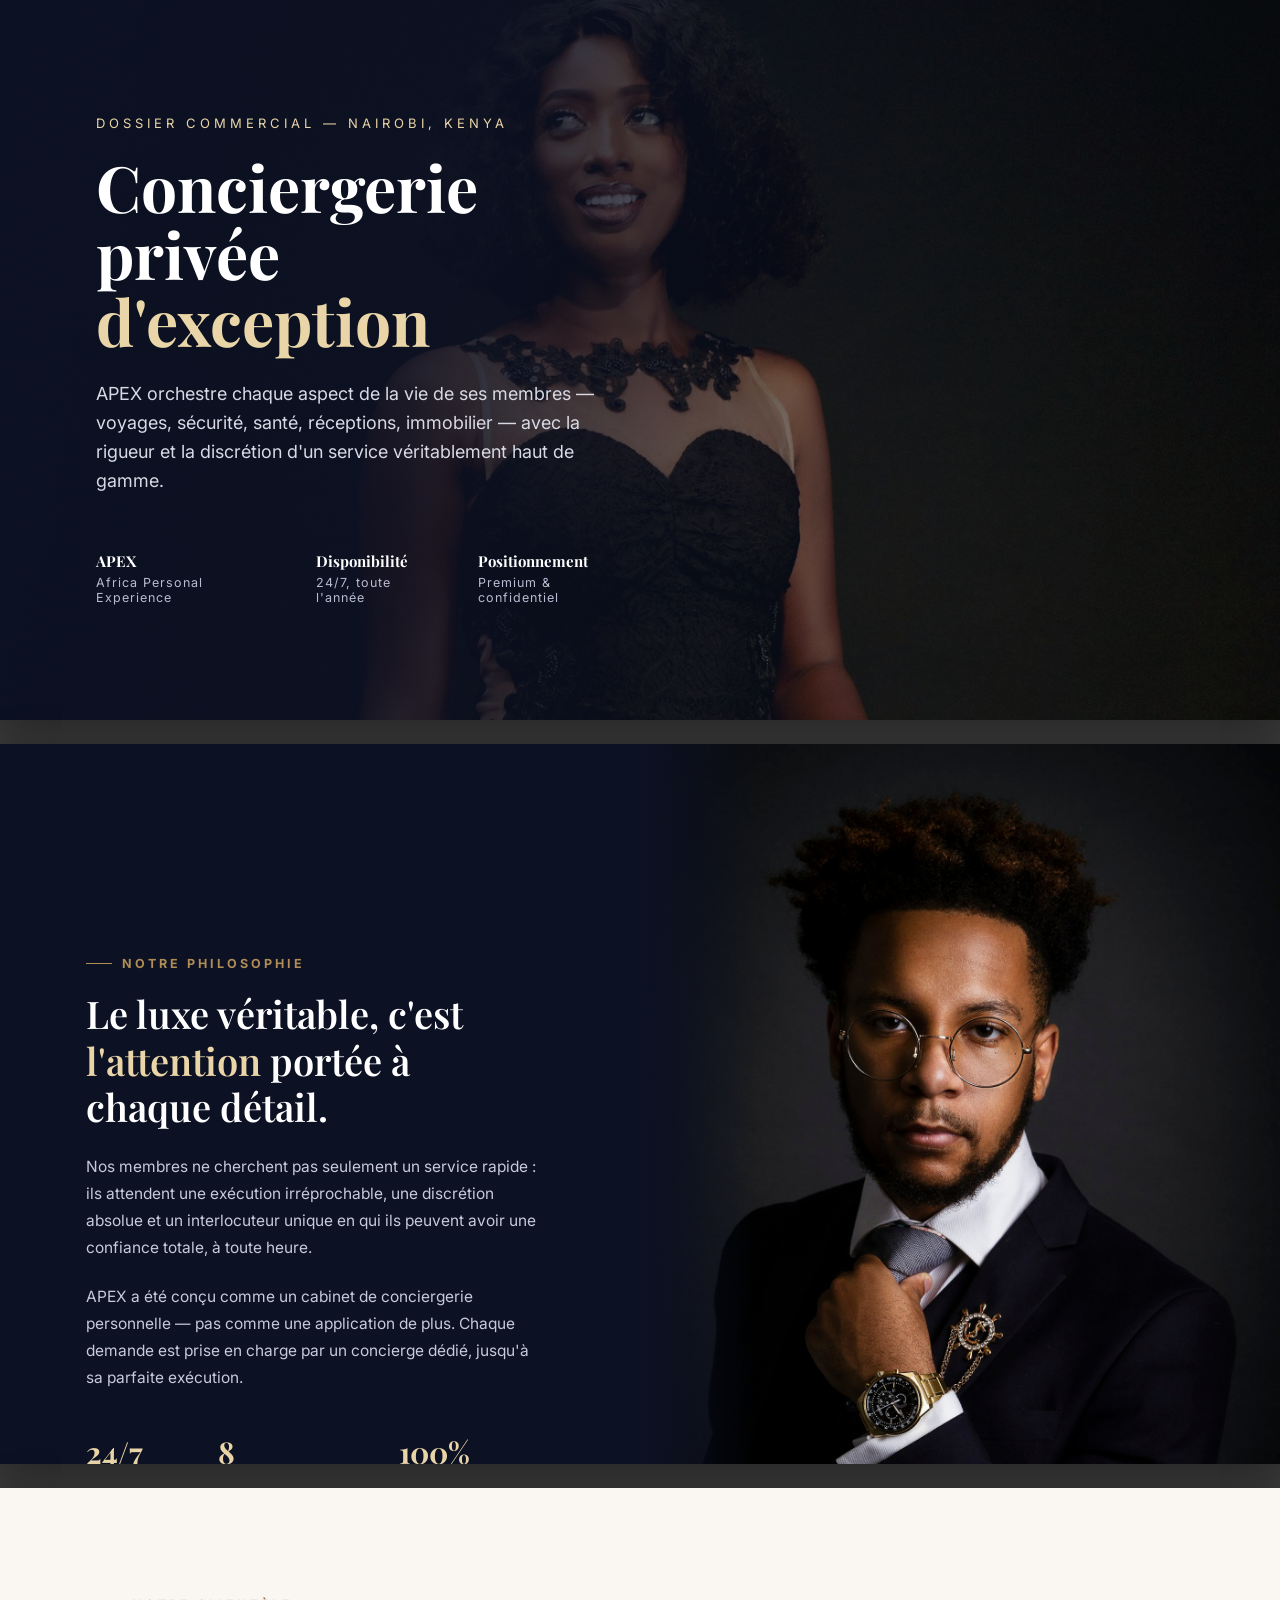
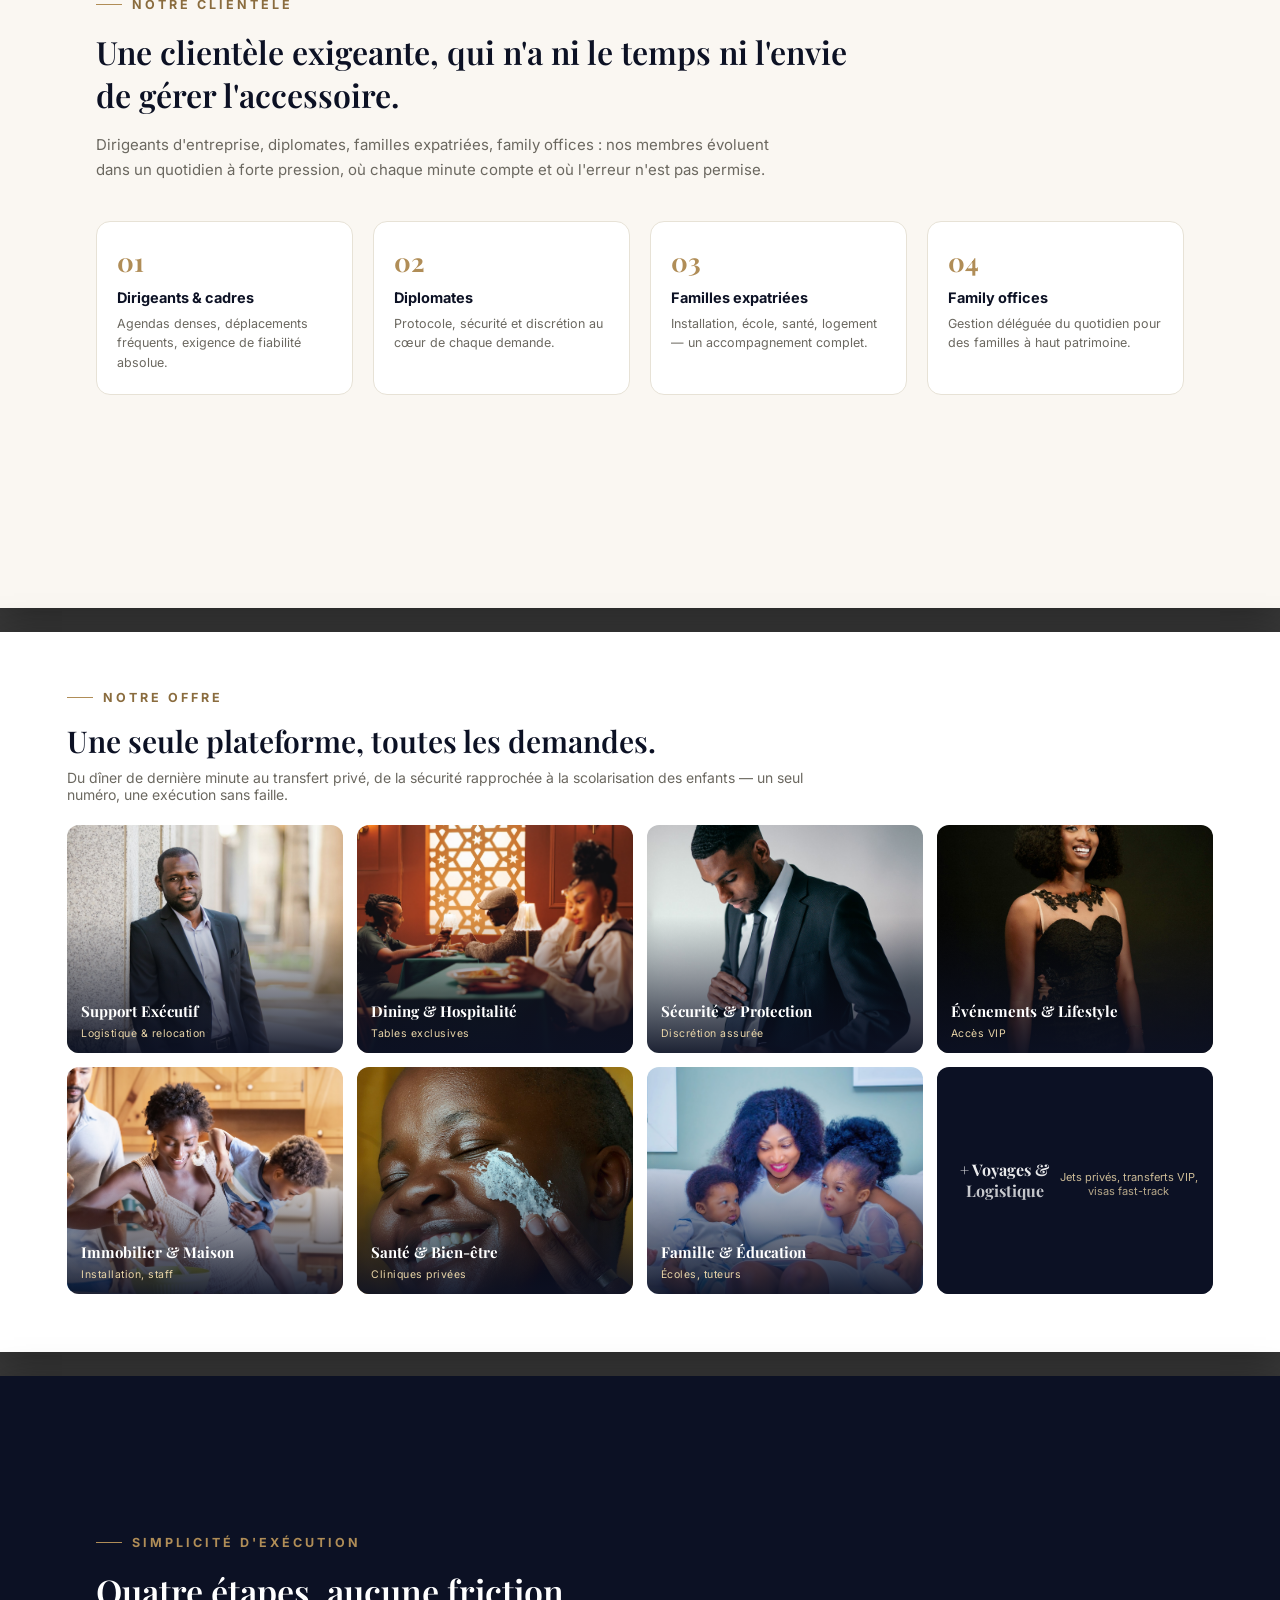
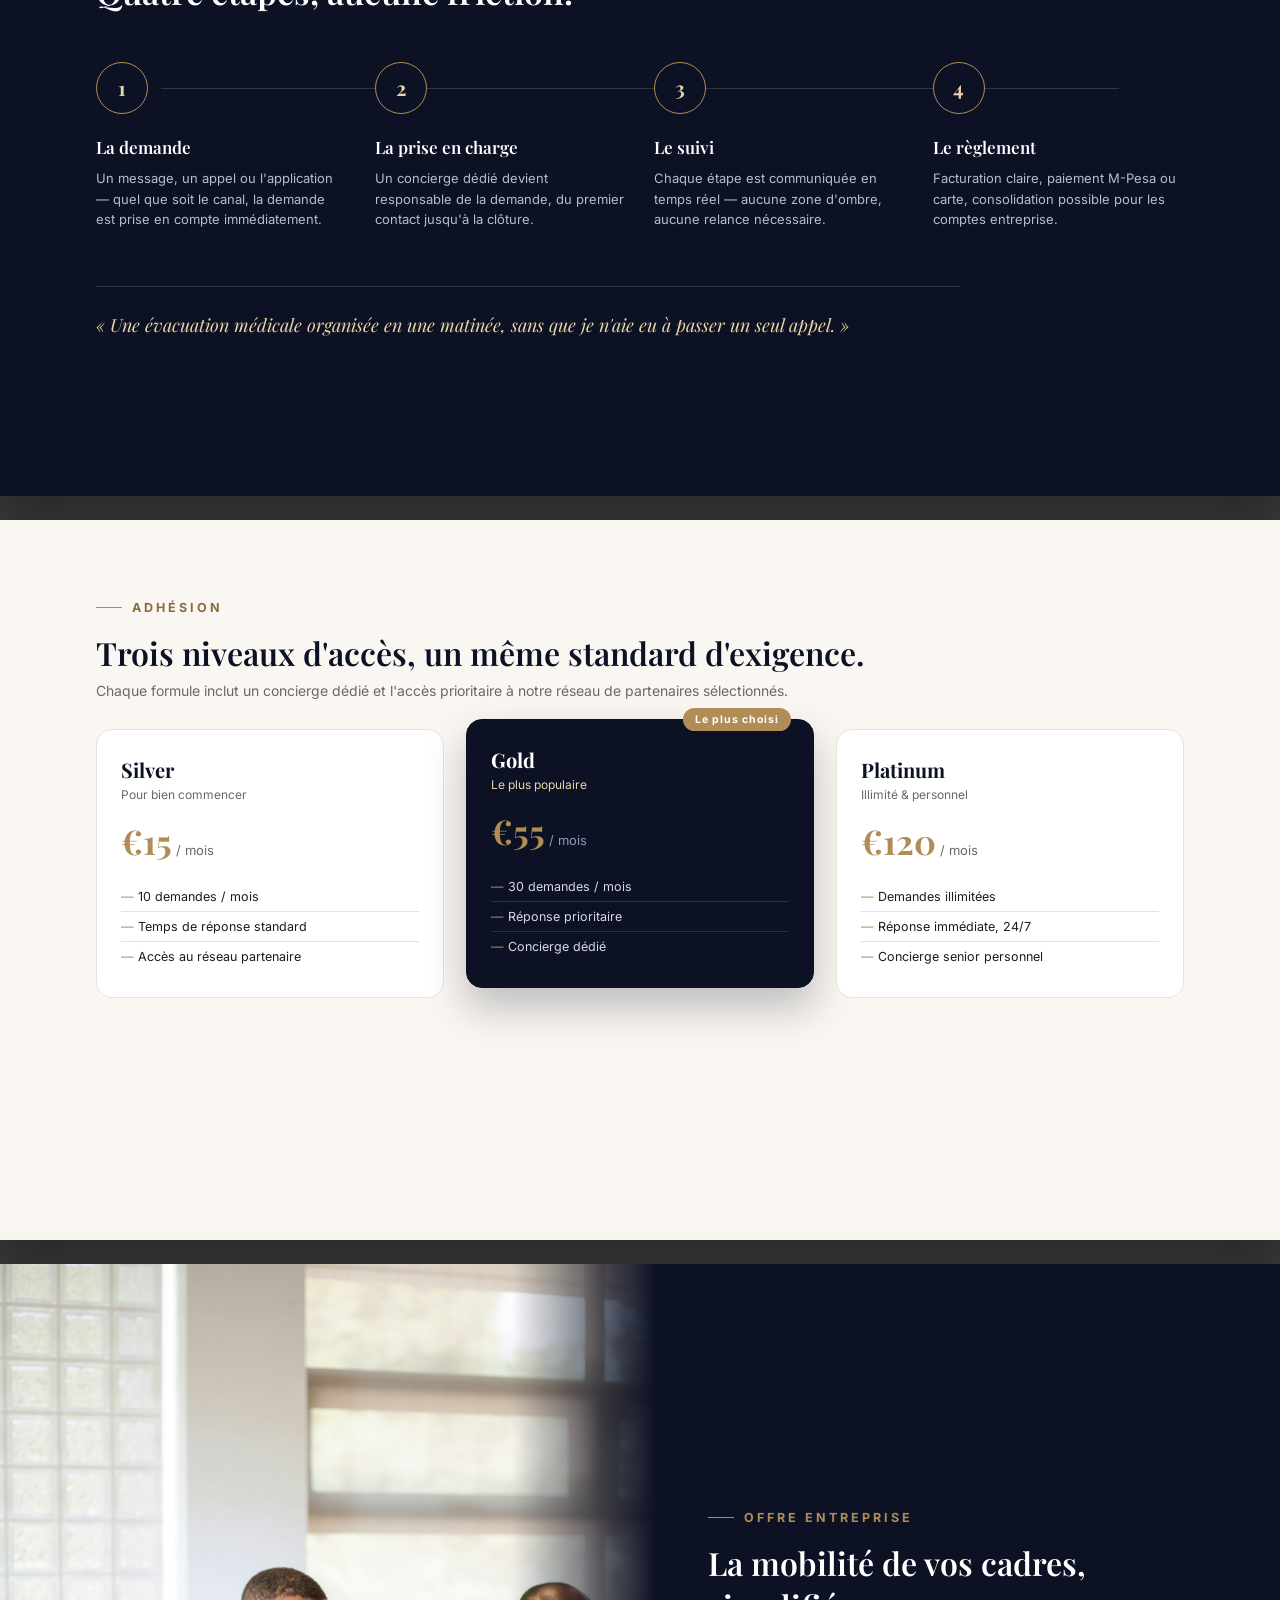
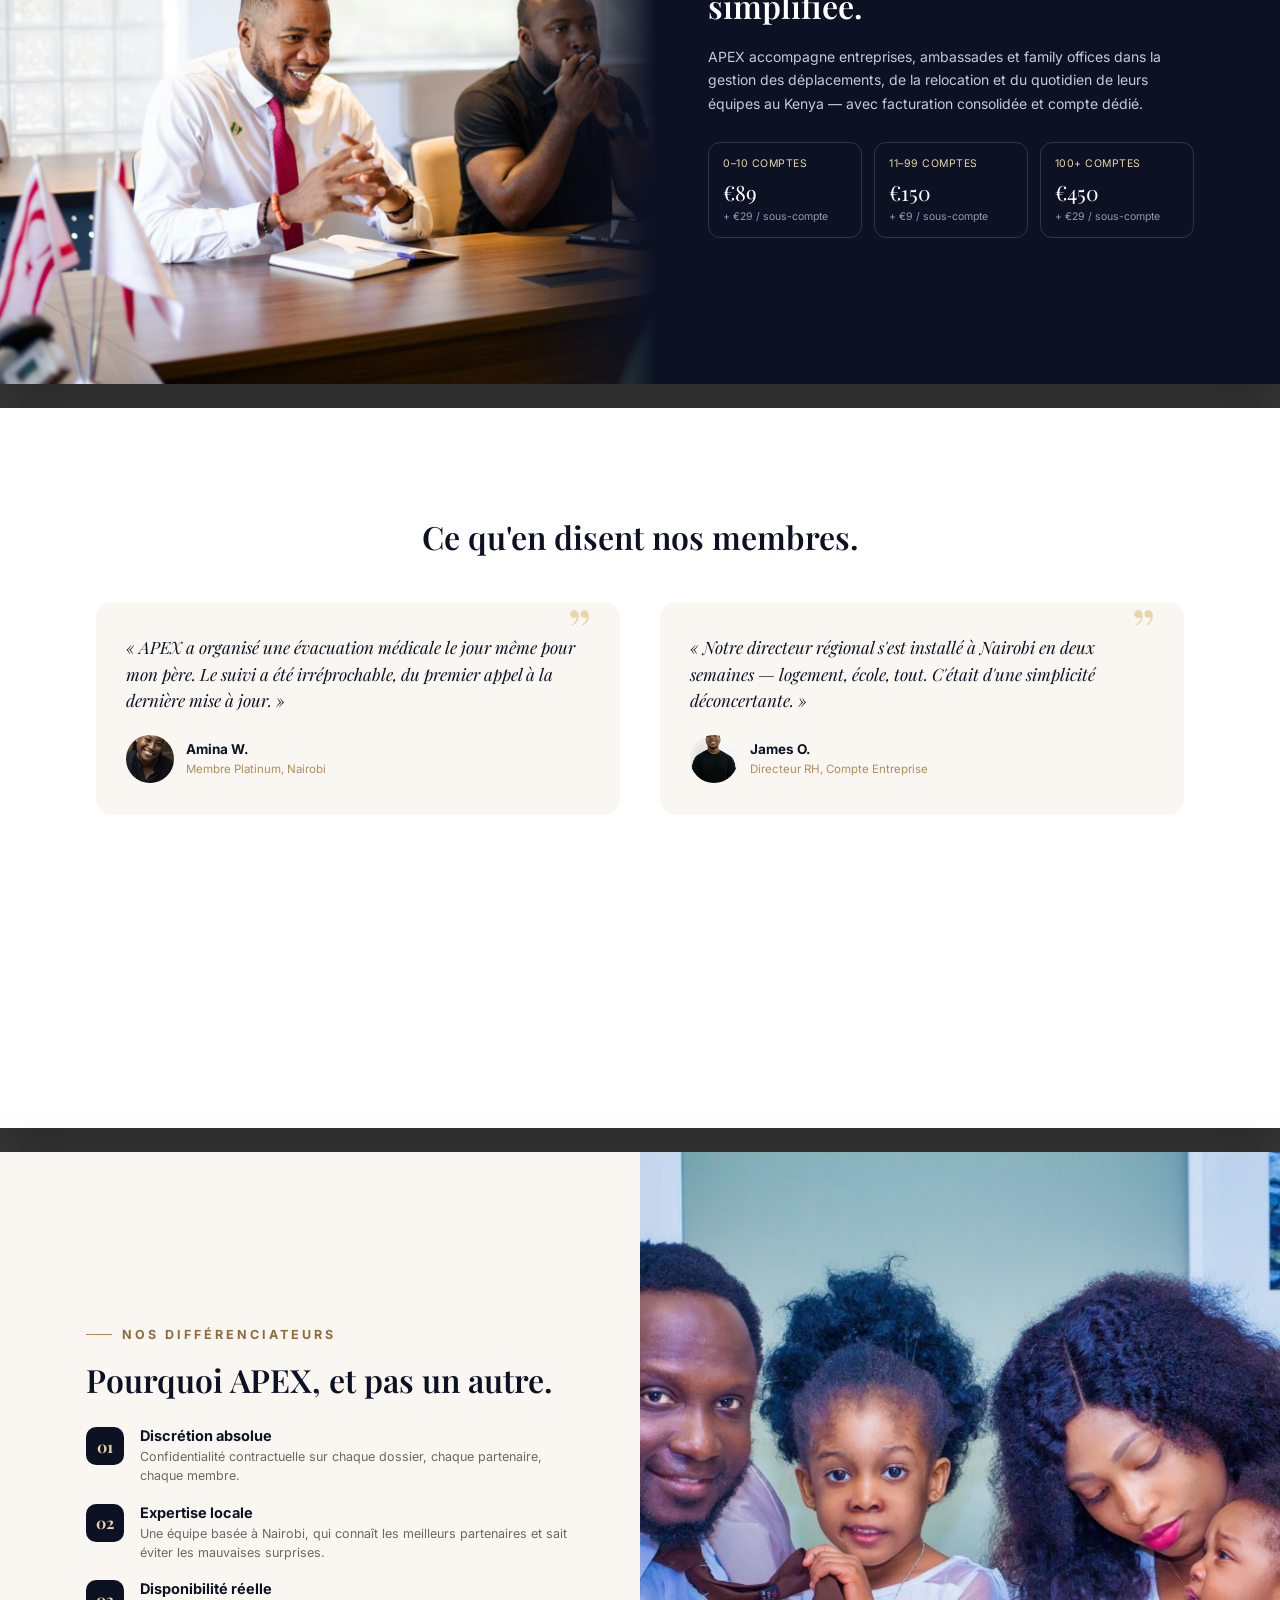
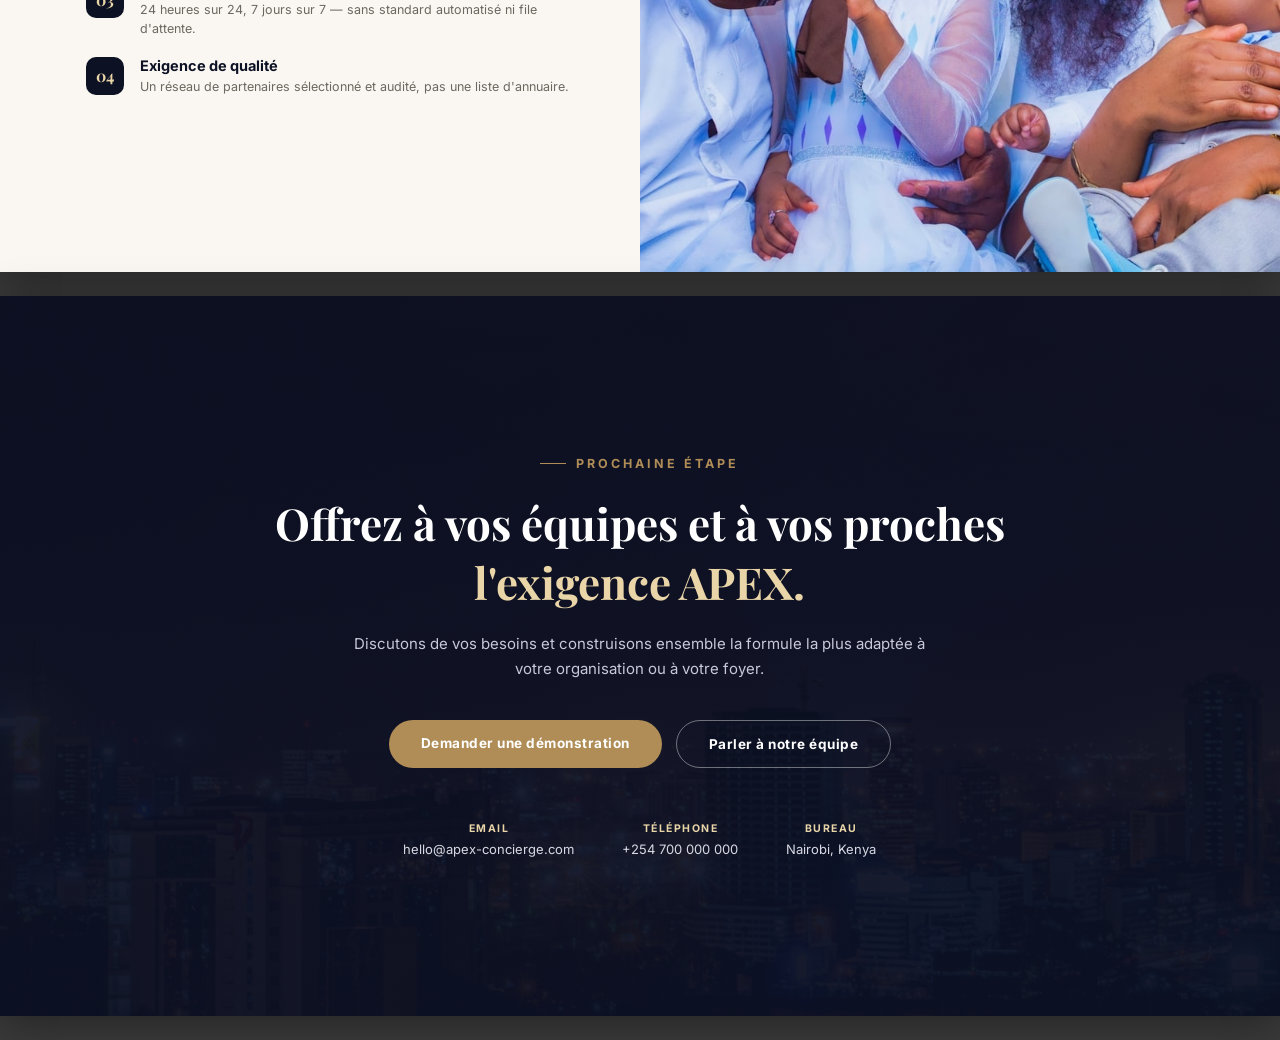
<file: commercial/brochure.html>
<!DOCTYPE html>
<html lang="fr">
<head>
<meta charset="UTF-8">
<title>APEX — Dossier Commercial</title>
<link rel="preconnect" href="https://fonts.googleapis.com">
<link rel="preconnect" href="https://fonts.gstatic.com" crossorigin>
<link href="https://fonts.googleapis.com/css2?family=Playfair+Display:wght@500;600;700;800&family=Inter:wght@400;500;600;700;800&display=swap" rel="stylesheet">
<style>
  :root{
    --navy:#0C1124; --navy2:#171F3D; --gold:#B08D57; --gold-light:#E9D5A8;
    --cream:#FAF7F2; --paper:#FFFFFF; --ink:#1B1B1B; --muted:#6B6860; --border:#E7E2D6;
  }
  *{box-sizing:border-box; margin:0; padding:0;}
  html,body{background:#3a3a3a;}
  body{font-family:'Inter',sans-serif; color:var(--ink);}
  h1,h2,h3,.serif{font-family:'Playfair Display',serif;}
  img{display:block; max-width:100%;}

  @page{ size:13.333in 7.5in; margin:0; }
  @media print{
    body{background:#fff;}
    .slide{page-break-after:always; box-shadow:none !important; margin:0 !important;}
  }

  .slide{
    width:13.333in; height:7.5in; position:relative; overflow:hidden;
    background:var(--paper); margin:0 auto 24px; box-shadow:0 10px 40px rgba(0,0,0,.35);
  }
  .pad{ padding:.75in 1in; height:100%; }

  .eyebrow{ display:inline-flex; align-items:center; gap:10px; font-size:12.5px; letter-spacing:3px; text-transform:uppercase; color:var(--gold); font-weight:700; }
  .eyebrow::before{ content:""; width:26px; height:1px; background:var(--gold); display:inline-block; }

  .pagenum{ position:absolute; bottom:.4in; right:.6in; font-size:10.5px; letter-spacing:2px; color:rgba(255,255,255,.55); }
  .pagenum.dark{ color:rgba(20,20,20,.4); }
  .brandmark{ position:absolute; top:.45in; left:.6in; display:flex; align-items:center; gap:9px; z-index:5; }
  .brandmark .dot{ width:9px; height:9px; border-radius:50%; background:var(--gold); }
  .brandmark span{ font-family:'Playfair Display',serif; font-weight:700; letter-spacing:2px; color:#fff; font-size:14px; }
  .brandmark.dark span{ color:var(--navy); }

  /* ===== SLIDE 1 — COVER ===== */
  .s-cover{ color:#fff; }
  .s-cover .bg{ position:absolute; inset:0; background:url('assets/img/hero-elegance.jpg') center 15%/cover; }
  .s-cover .bg::after{ content:""; position:absolute; inset:0; background:linear-gradient(100deg, rgba(12,17,36,.97) 0%, rgba(12,17,36,.9) 34%, rgba(12,17,36,.55) 62%, rgba(12,17,36,.25) 100%); }
  .s-cover .content{ position:relative; z-index:2; height:100%; display:flex; flex-direction:column; justify-content:center; padding:0 1in; max-width:7.6in; }
  .s-cover .kicker{ font-size:13px; letter-spacing:4px; text-transform:uppercase; color:var(--gold-light); margin-bottom:22px; }
  .s-cover h1{ font-size:64px; line-height:1.05; font-weight:700; }
  .s-cover h1 em{ font-style:normal; color:var(--gold-light); }
  .s-cover .sub{ margin-top:26px; font-size:18px; line-height:1.6; color:#D8D9E4; max-width:5.6in; }
  .s-cover .foot{ margin-top:56px; display:flex; gap:36px; font-size:12.5px; letter-spacing:1px; color:#B9BBD0; }
  .s-cover .foot b{ color:#fff; display:block; font-family:'Playfair Display',serif; font-size:15px; margin-bottom:4px; letter-spacing:0; }

  /* ===== SLIDE 2 — VISION ===== */
  .s-vision{ background:var(--navy); color:#fff; }
  .s-vision .grid{ height:100%; display:grid; grid-template-columns:1fr 1fr; }
  .s-vision .txt{ padding:.9in 1in .9in .9in; display:flex; flex-direction:column; justify-content:center; }
  .s-vision h2{ font-size:38px; line-height:1.22; font-weight:600; margin-top:20px; }
  .s-vision h2 em{ font-style:normal; color:var(--gold-light); }
  .s-vision p{ margin-top:22px; font-size:15.5px; line-height:1.75; color:#C8C9DA; max-width:5in; }
  .s-vision .imgwrap{ position:relative; }
  .s-vision .imgwrap img{ width:100%; height:100%; object-fit:cover; object-position:20% center; }
  .s-vision .imgwrap::after{ content:""; position:absolute; inset:0; background:linear-gradient(90deg, var(--navy) 0%, rgba(12,17,36,0) 18%); }
  .s-vision .stat-row{ margin-top:40px; display:flex; gap:38px; }
  .s-vision .stat b{ font-family:'Playfair Display',serif; font-size:30px; color:var(--gold-light); display:block; }
  .s-vision .stat span{ font-size:11.5px; letter-spacing:1px; color:#9698B5; text-transform:uppercase; }

  /* ===== SLIDE 3 — CLIENTELE / MARKET ===== */
  .s-market{ background:var(--cream); }
  .s-market .pad{ padding-top:1.05in; }
  .s-market h2{ font-size:32px; color:var(--navy); font-weight:600; margin-top:18px; max-width:8in; }
  .s-market .lead{ margin-top:16px; font-size:15px; color:var(--muted); max-width:7.3in; line-height:1.7; }
  .s-market .cards{ margin-top:38px; display:grid; grid-template-columns:repeat(4,1fr); gap:20px; }
  .s-market .card{ background:var(--paper); border:1px solid var(--border); border-radius:14px; padding:22px 20px; }
  .s-market .card .n{ font-family:'Playfair Display',serif; font-size:26px; color:var(--gold); font-weight:700; }
  .s-market .card h4{ font-size:14.5px; color:var(--navy); margin-top:10px; font-weight:700; }
  .s-market .card p{ font-size:12.5px; color:var(--muted); margin-top:8px; line-height:1.55; }

  /* ===== SLIDE 4 — SERVICES ===== */
  .s-services{ background:var(--paper); }
  .s-services .pad{ padding:.6in .7in; height:100%; display:flex; flex-direction:column; }
  .s-services h2{ font-size:30px; color:var(--navy); font-weight:600; margin-top:16px; }
  .s-services .lead{ margin-top:8px; font-size:14px; color:var(--muted); max-width:8in; }
  .s-services .grid{ margin-top:22px; flex:1; display:grid; grid-template-columns:repeat(4,1fr); grid-template-rows:repeat(2,1fr); gap:14px; }
  .s-services .svc{ position:relative; border-radius:12px; overflow:hidden; }
  .s-services .svc img{ position:absolute; inset:0; width:100%; height:100%; object-fit:cover; }
  .s-services .svc::after{ content:""; position:absolute; inset:0; background:linear-gradient(180deg, rgba(12,17,36,0) 40%, rgba(12,17,36,.92) 100%); }
  .s-services .svc .lbl{ position:absolute; left:14px; right:14px; bottom:12px; z-index:2; color:#fff; }
  .s-services .svc .lbl b{ font-family:'Playfair Display',serif; font-size:15px; display:block; }
  .s-services .svc .lbl span{ font-size:10.5px; color:var(--gold-light); letter-spacing:.5px; }
  .s-services .svc.text{ background:var(--navy); display:flex; align-items:center; justify-content:center; text-align:center; padding:14px; }
  .s-services .svc.text b{ color:#fff; font-family:'Playfair Display',serif; font-size:16px; }
  .s-services .svc.text span{ color:var(--gold-light); font-size:11px; margin-top:8px; display:block; }

  /* ===== SLIDE 5 — HOW IT WORKS ===== */
  .s-how{ background:var(--navy); color:#fff; }
  .s-how .pad{ display:flex; flex-direction:column; justify-content:center; }
  .s-how h2{ font-size:34px; font-weight:600; margin-top:18px; }
  .s-how .steps{ margin-top:48px; display:grid; grid-template-columns:repeat(4,1fr); gap:28px; position:relative; }
  .s-how .steps::before{ content:""; position:absolute; top:26px; left:6%; right:6%; height:1px; background:rgba(255,255,255,.15); }
  .s-how .step b{ width:52px; height:52px; border-radius:50%; border:1.5px solid var(--gold); color:var(--gold-light); font-family:'Playfair Display',serif; font-size:20px; display:flex; align-items:center; justify-content:center; background:var(--navy); position:relative; z-index:2; }
  .s-how .step h4{ margin-top:22px; font-family:'Playfair Display',serif; font-size:17px; font-weight:600; }
  .s-how .step p{ margin-top:10px; font-size:13px; color:#B9BBD0; line-height:1.6; }
  .s-how .quote{ margin-top:56px; border-top:1px solid rgba(255,255,255,.15); padding-top:26px; font-family:'Playfair Display',serif; font-style:italic; font-size:18px; color:var(--gold-light); max-width:9in; }

  /* ===== SLIDE 6 — MEMBERSHIP ===== */
  .s-tiers{ background:var(--cream); }
  .s-tiers h2{ font-size:32px; color:var(--navy); font-weight:600; margin-top:16px; }
  .s-tiers .lead{ margin-top:8px; font-size:14px; color:var(--muted); }
  .s-tiers .grid{ margin-top:30px; display:grid; grid-template-columns:repeat(3,1fr); gap:22px; }
  .s-tiers .tier{ background:var(--paper); border:1px solid var(--border); border-radius:16px; padding:26px 24px; position:relative; }
  .s-tiers .tier.f{ background:var(--navy); border-color:var(--navy); color:#fff; transform:translateY(-10px); box-shadow:0 20px 40px rgba(12,17,36,.25); }
  .s-tiers .badge{ position:absolute; top:-12px; right:22px; background:var(--gold); color:#fff; font-size:10.5px; letter-spacing:1px; padding:5px 12px; border-radius:100px; font-weight:700; }
  .s-tiers .tname{ font-family:'Playfair Display',serif; font-size:20px; font-weight:700; color:var(--navy); }
  .s-tiers .tier.f .tname{ color:#fff; }
  .s-tiers .ttag{ font-size:12px; color:var(--muted); margin-top:4px; }
  .s-tiers .tier.f .ttag{ color:var(--gold-light); }
  .s-tiers .price{ margin-top:16px; font-family:'Playfair Display',serif; font-size:34px; color:var(--gold); font-weight:700; }
  .s-tiers .price span{ font-family:'Inter',sans-serif; font-size:13px; color:var(--muted); font-weight:400; }
  .s-tiers .tier.f .price span{ color:#9698B5; }
  .s-tiers ul{ margin-top:18px; list-style:none; }
  .s-tiers li{ font-size:12.5px; padding:7px 0; border-top:1px solid var(--border); color:var(--ink); }
  .s-tiers .tier.f li{ border-color:rgba(255,255,255,.12); color:#D8D9E4; }
  .s-tiers li:first-child{ border-top:none; }
  .s-tiers li::before{ content:"— "; color:var(--gold); }

  /* ===== SLIDE 7 — BUSINESS ===== */
  .s-biz{ background:var(--navy); color:#fff; }
  .s-biz .grid{ height:100%; display:grid; grid-template-columns:1.05fr 1fr; }
  .s-biz .imgwrap{ position:relative; }
  .s-biz .imgwrap img{ width:100%; height:100%; object-fit:cover; }
  .s-biz .imgwrap::after{ content:""; position:absolute; inset:0; background:linear-gradient(270deg, var(--navy) 0%, rgba(12,17,36,0) 22%); }
  .s-biz .txt{ padding:.85in .9in .85in .55in; display:flex; flex-direction:column; justify-content:center; }
  .s-biz h2{ font-size:32px; font-weight:600; margin-top:16px; }
  .s-biz p{ margin-top:18px; font-size:14px; color:#C8C9DA; line-height:1.7; }
  .s-biz .biztable{ margin-top:26px; display:grid; grid-template-columns:1fr 1fr 1fr; gap:12px; }
  .s-biz .bt{ border:1px solid rgba(255,255,255,.15); border-radius:12px; padding:14px; }
  .s-biz .bt .r{ font-size:10.5px; color:var(--gold-light); text-transform:uppercase; letter-spacing:.5px; }
  .s-biz .bt .p{ font-family:'Playfair Display',serif; font-size:21px; margin-top:8px; }
  .s-biz .bt .s{ font-size:10.5px; color:#9698B5; margin-top:4px; }

  /* ===== SLIDE 8 — TESTIMONIALS ===== */
  .s-test{ background:var(--paper); }
  .s-test h2{ font-size:32px; color:var(--navy); font-weight:600; margin-top:16px; text-align:center; }
  .s-test .grid{ margin-top:44px; display:grid; grid-template-columns:1fr 1fr; gap:40px; }
  .s-test .card{ background:var(--cream); border-radius:16px; padding:32px 30px; position:relative; }
  .s-test .card .mark{ font-family:'Playfair Display',serif; font-size:60px; color:var(--gold-light); line-height:0; position:absolute; top:26px; right:28px; }
  .s-test .quote{ font-family:'Playfair Display',serif; font-size:17px; font-style:italic; color:var(--navy); line-height:1.55; }
  .s-test .person{ margin-top:22px; display:flex; align-items:center; gap:12px; }
  .s-test .person img{ width:48px; height:48px; border-radius:50%; object-fit:cover; }
  .s-test .person b{ font-size:13.5px; color:var(--navy); display:block; }
  .s-test .person span{ font-size:11.5px; color:var(--gold); }

  /* ===== SLIDE 9 — WHY APEX ===== */
  .s-why{ background:var(--cream); }
  .s-why .grid{ height:100%; display:grid; grid-template-columns:1fr 1fr; }
  .s-why .txt{ padding:.85in .6in .85in .9in; display:flex; flex-direction:column; justify-content:center; }
  .s-why h2{ font-size:32px; color:var(--navy); font-weight:600; margin-top:16px; }
  .s-why .list{ margin-top:26px; display:flex; flex-direction:column; gap:18px; }
  .s-why .item{ display:flex; gap:16px; }
  .s-why .item .ic{ width:38px; height:38px; border-radius:10px; background:var(--navy); color:var(--gold-light); display:flex; align-items:center; justify-content:center; font-family:'Playfair Display',serif; font-weight:700; flex:0 0 auto; }
  .s-why .item h4{ font-size:14.5px; color:var(--navy); font-weight:700; }
  .s-why .item p{ font-size:12.5px; color:var(--muted); margin-top:4px; line-height:1.5; }
  .s-why .imgwrap{ position:relative; }
  .s-why .imgwrap img{ width:100%; height:100%; object-fit:cover; object-position:center 20%; }

  /* ===== SLIDE 10 — CONTACT ===== */
  .s-contact{ color:#fff; }
  .s-contact .bg{ position:absolute; inset:0; background:url('assets/img/nairobi-night.jpg') center/cover; }
  .s-contact .bg::after{ content:""; position:absolute; inset:0; background:linear-gradient(180deg, rgba(12,17,36,.88) 0%, rgba(12,17,36,.94) 100%); }
  .s-contact .content{ position:relative; z-index:2; height:100%; display:flex; flex-direction:column; align-items:center; justify-content:center; text-align:center; }
  .s-contact .eyebrow{ justify-content:center; }
  .s-contact h2{ font-size:44px; font-weight:700; margin-top:22px; max-width:9in; }
  .s-contact h2 em{ font-style:normal; color:var(--gold-light); }
  .s-contact p{ margin-top:20px; font-size:15px; color:#C8C9DA; max-width:6in; line-height:1.7; }
  .s-contact .cta{ margin-top:38px; display:inline-flex; gap:14px; }
  .s-contact .btn{ padding:15px 32px; border-radius:100px; font-weight:700; font-size:13.5px; letter-spacing:.5px; }
  .s-contact .btn.primary{ background:var(--gold); color:#fff; }
  .s-contact .btn.outline{ border:1px solid rgba(255,255,255,.4); color:#fff; }
  .s-contact .contacts{ margin-top:54px; display:flex; gap:48px; font-size:13px; color:#D8D9E4; }
  .s-contact .contacts b{ display:block; color:var(--gold-light); font-size:10.5px; letter-spacing:1.5px; text-transform:uppercase; margin-bottom:6px; }
</style>
</head>
<body>

<!-- 1 — COVER -->
<section class="slide s-cover">
  <div class="bg"></div>
  <div class="content">
    <div class="kicker">Dossier Commercial — Nairobi, Kenya</div>
    <h1>Conciergerie privée<br><em>d'exception</em></h1>
    <p class="sub">APEX orchestre chaque aspect de la vie de ses membres — voyages, sécurité, santé, réceptions, immobilier — avec la rigueur et la discrétion d'un service véritablement haut de gamme.</p>
    <div class="foot">
      <div><b>APEX</b>Africa Personal Experience</div>
      <div><b>Disponibilité</b>24/7, toute l'année</div>
      <div><b>Positionnement</b>Premium &amp; confidentiel</div>
    </div>
  </div>
</section>

<!-- 2 — VISION -->
<section class="slide s-vision">
  <div class="grid">
    <div class="txt">
      <div class="eyebrow">Notre philosophie</div>
      <h2>Le luxe véritable, c'est <em>l'attention</em> portée à chaque détail.</h2>
      <p>Nos membres ne cherchent pas seulement un service rapide : ils attendent une exécution irréprochable, une discrétion absolue et un interlocuteur unique en qui ils peuvent avoir une confiance totale, à toute heure.</p>
      <p>APEX a été conçu comme un cabinet de conciergerie personnelle — pas comme une application de plus. Chaque demande est prise en charge par un concierge dédié, jusqu'à sa parfaite exécution.</p>
      <div class="stat-row">
        <div class="stat"><b>24/7</b><span>Disponibilité</span></div>
        <div class="stat"><b>8</b><span>Domaines couverts</span></div>
        <div class="stat"><b>100%</b><span>Suivi personnalisé</span></div>
      </div>
    </div>
    <div class="imgwrap"><img src="assets/img/lifestyle-detail.jpg" alt=""></div>
  </div>
</section>

<!-- 3 — MARKET -->
<section class="slide s-market">
  <div class="pad">
    <div class="eyebrow" style="color:#8a6c3e;">Notre clientèle</div>
    <h2>Une clientèle exigeante, qui n'a ni le temps ni l'envie de gérer l'accessoire.</h2>
    <p class="lead">Dirigeants d'entreprise, diplomates, familles expatriées, family offices : nos membres évoluent dans un quotidien à forte pression, où chaque minute compte et où l'erreur n'est pas permise.</p>
    <div class="cards">
      <div class="card"><div class="n">01</div><h4>Dirigeants &amp; cadres</h4><p>Agendas denses, déplacements fréquents, exigence de fiabilité absolue.</p></div>
      <div class="card"><div class="n">02</div><h4>Diplomates</h4><p>Protocole, sécurité et discrétion au cœur de chaque demande.</p></div>
      <div class="card"><div class="n">03</div><h4>Familles expatriées</h4><p>Installation, école, santé, logement — un accompagnement complet.</p></div>
      <div class="card"><div class="n">04</div><h4>Family offices</h4><p>Gestion déléguée du quotidien pour des familles à haut patrimoine.</p></div>
    </div>
  </div>
</section>

<!-- 4 — SERVICES -->
<section class="slide s-services">
  <div class="pad">
    <div class="eyebrow" style="color:#8a6c3e;">Notre offre</div>
    <h2>Une seule plateforme, toutes les demandes.</h2>
    <p class="lead">Du dîner de dernière minute au transfert privé, de la sécurité rapprochée à la scolarisation des enfants — un seul numéro, une exécution sans faille.</p>
    <div class="grid">
      <div class="svc"><img src="assets/img/svc-executive.jpg" alt=""><div class="lbl"><b>Support Exécutif</b><span>Logistique &amp; relocation</span></div></div>
      <div class="svc"><img src="assets/img/svc-dining.jpg" alt=""><div class="lbl"><b>Dining &amp; Hospitalité</b><span>Tables exclusives</span></div></div>
      <div class="svc"><img src="assets/img/svc-security.jpg" alt=""><div class="lbl"><b>Sécurité &amp; Protection</b><span>Discrétion assurée</span></div></div>
      <div class="svc"><img src="assets/img/svc-events.jpg" alt=""><div class="lbl"><b>Événements &amp; Lifestyle</b><span>Accès VIP</span></div></div>
      <div class="svc"><img src="assets/img/svc-home.jpg" alt=""><div class="lbl"><b>Immobilier &amp; Maison</b><span>Installation, staff</span></div></div>
      <div class="svc"><img src="assets/img/svc-wellness.jpg" alt=""><div class="lbl"><b>Santé &amp; Bien-être</b><span>Cliniques privées</span></div></div>
      <div class="svc"><img src="assets/img/svc-family.jpg" alt=""><div class="lbl"><b>Famille &amp; Éducation</b><span>Écoles, tuteurs</span></div></div>
      <div class="svc text"><b>+ Voyages &amp; Logistique</b><span>Jets privés, transferts VIP, visas fast-track</span></div>
    </div>
  </div>
</section>

<!-- 5 — HOW -->
<section class="slide s-how">
  <div class="pad">
    <div class="eyebrow">Simplicité d'exécution</div>
    <h2>Quatre étapes, aucune friction.</h2>
    <div class="steps">
      <div class="step"><b>1</b><h4>La demande</h4><p>Un message, un appel ou l'application — quel que soit le canal, la demande est prise en compte immédiatement.</p></div>
      <div class="step"><b>2</b><h4>La prise en charge</h4><p>Un concierge dédié devient responsable de la demande, du premier contact jusqu'à la clôture.</p></div>
      <div class="step"><b>3</b><h4>Le suivi</h4><p>Chaque étape est communiquée en temps réel — aucune zone d'ombre, aucune relance nécessaire.</p></div>
      <div class="step"><b>4</b><h4>Le règlement</h4><p>Facturation claire, paiement M-Pesa ou carte, consolidation possible pour les comptes entreprise.</p></div>
    </div>
    <div class="quote">« Une évacuation médicale organisée en une matinée, sans que je n'aie eu à passer un seul appel. »</div>
  </div>
</section>

<!-- 6 — MEMBERSHIP -->
<section class="slide s-tiers">
  <div class="pad">
    <div class="eyebrow" style="color:#8a6c3e;">Adhésion</div>
    <h2>Trois niveaux d'accès, un même standard d'exigence.</h2>
    <p class="lead">Chaque formule inclut un concierge dédié et l'accès prioritaire à notre réseau de partenaires sélectionnés.</p>
    <div class="grid">
      <div class="tier">
        <div class="tname">Silver</div><div class="ttag">Pour bien commencer</div>
        <div class="price">€15<span> / mois</span></div>
        <ul><li>10 demandes / mois</li><li>Temps de réponse standard</li><li>Accès au réseau partenaire</li></ul>
      </div>
      <div class="tier f">
        <div class="badge">Le plus choisi</div>
        <div class="tname">Gold</div><div class="ttag">Le plus populaire</div>
        <div class="price">€55<span> / mois</span></div>
        <ul><li>30 demandes / mois</li><li>Réponse prioritaire</li><li>Concierge dédié</li></ul>
      </div>
      <div class="tier">
        <div class="tname">Platinum</div><div class="ttag">Illimité &amp; personnel</div>
        <div class="price">€120<span> / mois</span></div>
        <ul><li>Demandes illimitées</li><li>Réponse immédiate, 24/7</li><li>Concierge senior personnel</li></ul>
      </div>
    </div>
  </div>
</section>

<!-- 7 — BUSINESS -->
<section class="slide s-biz">
  <div class="grid">
    <div class="imgwrap"><img src="assets/img/business-cta.jpg" alt=""></div>
    <div class="txt">
      <div class="eyebrow">Offre entreprise</div>
      <h2>La mobilité de vos cadres, simplifiée.</h2>
      <p>APEX accompagne entreprises, ambassades et family offices dans la gestion des déplacements, de la relocation et du quotidien de leurs équipes au Kenya — avec facturation consolidée et compte dédié.</p>
      <div class="biztable">
        <div class="bt"><div class="r">0–10 comptes</div><div class="p">€89</div><div class="s">+ €29 / sous-compte</div></div>
        <div class="bt"><div class="r">11–99 comptes</div><div class="p">€150</div><div class="s">+ €9 / sous-compte</div></div>
        <div class="bt"><div class="r">100+ comptes</div><div class="p">€450</div><div class="s">+ €29 / sous-compte</div></div>
      </div>
    </div>
  </div>
</section>

<!-- 8 — TESTIMONIALS -->
<section class="slide s-test">
  <div class="pad" style="padding-top:.95in;">
    <h2>Ce qu'en disent nos membres.</h2>
    <div class="grid">
      <div class="card">
        <div class="mark">”</div>
        <p class="quote">« APEX a organisé une évacuation médicale le jour même pour mon père. Le suivi a été irréprochable, du premier appel à la dernière mise à jour. »</p>
        <div class="person"><img src="assets/img/avatar1.jpg" alt="Amina W."><div><b>Amina W.</b><span>Membre Platinum, Nairobi</span></div></div>
      </div>
      <div class="card">
        <div class="mark">”</div>
        <p class="quote">« Notre directeur régional s'est installé à Nairobi en deux semaines — logement, école, tout. C'était d'une simplicité déconcertante. »</p>
        <div class="person"><img src="assets/img/avatar2.jpg" alt="James O."><div><b>James O.</b><span>Directeur RH, Compte Entreprise</span></div></div>
      </div>
    </div>
  </div>
</section>

<!-- 9 — WHY APEX -->
<section class="slide s-why">
  <div class="grid">
    <div class="txt">
      <div class="eyebrow" style="color:#8a6c3e;">Nos différenciateurs</div>
      <h2>Pourquoi APEX, et pas un autre.</h2>
      <div class="list">
        <div class="item"><div class="ic">01</div><div><h4>Discrétion absolue</h4><p>Confidentialité contractuelle sur chaque dossier, chaque partenaire, chaque membre.</p></div></div>
        <div class="item"><div class="ic">02</div><div><h4>Expertise locale</h4><p>Une équipe basée à Nairobi, qui connaît les meilleurs partenaires et sait éviter les mauvaises surprises.</p></div></div>
        <div class="item"><div class="ic">03</div><div><h4>Disponibilité réelle</h4><p>24 heures sur 24, 7 jours sur 7 — sans standard automatisé ni file d'attente.</p></div></div>
        <div class="item"><div class="ic">04</div><div><h4>Exigence de qualité</h4><p>Un réseau de partenaires sélectionné et audité, pas une liste d'annuaire.</p></div></div>
      </div>
    </div>
    <div class="imgwrap"><img src="assets/img/family-portrait.jpg" alt=""></div>
  </div>
</section>

<!-- 10 — CONTACT -->
<section class="slide s-contact">
  <div class="bg"></div>
  <div class="content">
    <div class="eyebrow">Prochaine étape</div>
    <h2>Offrez à vos équipes et à vos proches <em>l'exigence APEX.</em></h2>
    <p>Discutons de vos besoins et construisons ensemble la formule la plus adaptée à votre organisation ou à votre foyer.</p>
    <div class="cta">
      <div class="btn primary">Demander une démonstration</div>
      <div class="btn outline">Parler à notre équipe</div>
    </div>
    <div class="contacts">
      <div><b>Email</b>hello@apex-concierge.com</div>
      <div><b>Téléphone</b>+254 700 000 000</div>
      <div><b>Bureau</b>Nairobi, Kenya</div>
    </div>
  </div>
</section>

</body>
</html>
</file>
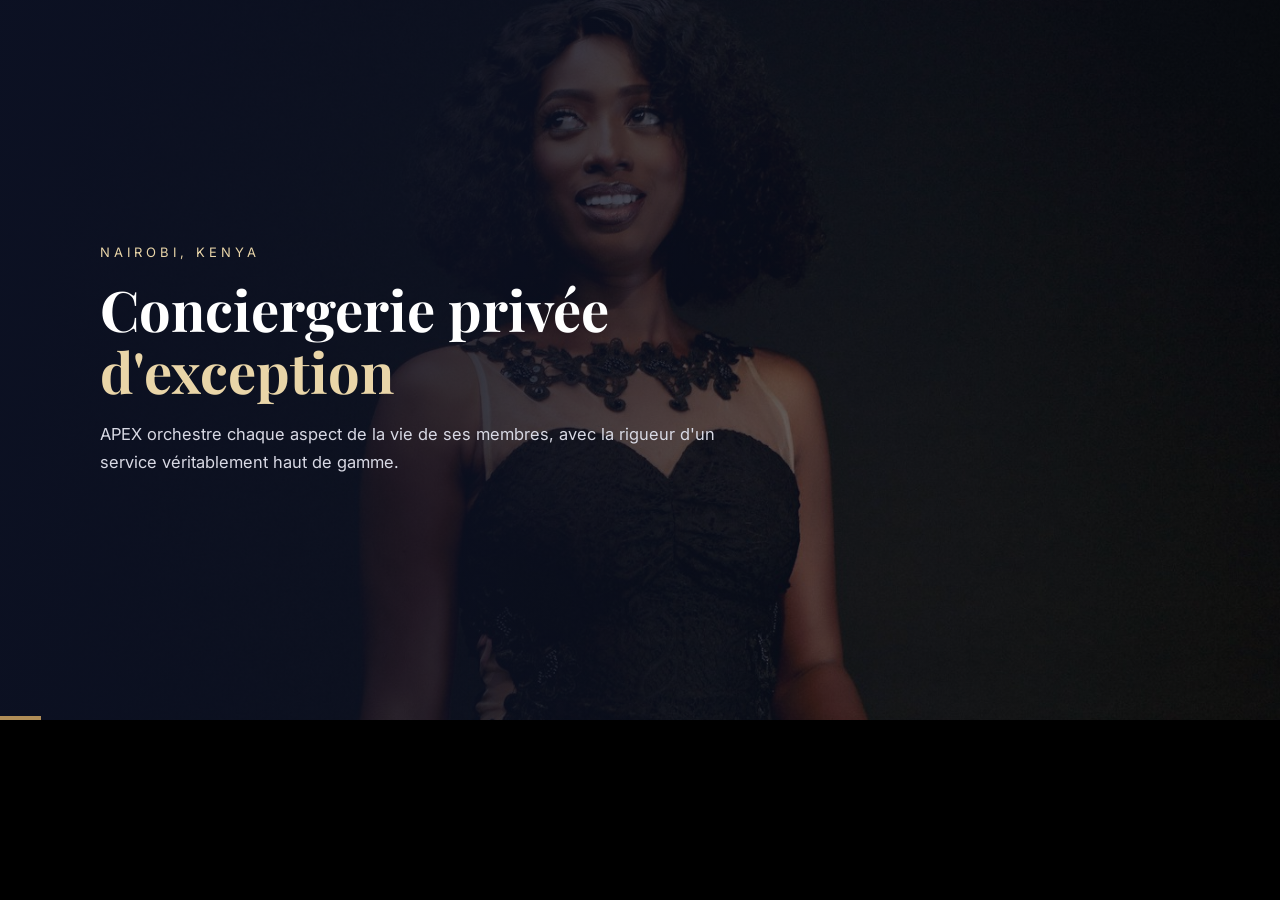
<file: commercial/video.html>
<!DOCTYPE html>
<html lang="fr">
<head>
<meta charset="UTF-8">
<title>APEX — Présentation</title>
<link rel="preconnect" href="https://fonts.googleapis.com">
<link rel="preconnect" href="https://fonts.gstatic.com" crossorigin>
<link href="https://fonts.googleapis.com/css2?family=Playfair+Display:wght@500;600;700;800&family=Inter:wght@400;500;600;700;800&display=swap" rel="stylesheet">
<style>
  :root{
    --navy:#0C1124; --gold:#B08D57; --gold-light:#E9D5A8; --cream:#FAF7F2;
  }
  *{box-sizing:border-box; margin:0; padding:0;}
  html,body{ width:1280px; height:720px; overflow:hidden; background:#000; font-family:'Inter',sans-serif; }
  .stage{ position:relative; width:1280px; height:720px; }

  .scene{ position:absolute; inset:0; opacity:0; visibility:hidden; }
  .scene.active{ opacity:1; visibility:visible; z-index:2; transition:opacity 1s ease; }
  .scene.leaving{ opacity:0; visibility:visible; z-index:1; transition:opacity 1s ease; }
  html.frame-mode .scene, html.frame-mode .scene *{ transition:none !important; animation:none !important; }

  .kb{ position:absolute; inset:0; background-size:cover; background-position:center; transform:scale(1); animation:kenburns 7s ease-out forwards; }
  @keyframes kenburns{ from{ transform:scale(1.12) translate(0,0);} to{ transform:scale(1) translate(0,0);} }
  .scrim{ position:absolute; inset:0; }
  .scrim.d1{ background:linear-gradient(100deg, rgba(12,17,36,.96) 0%, rgba(12,17,36,.82) 38%, rgba(12,17,36,.32) 100%); }
  .scrim.d2{ background:linear-gradient(0deg, rgba(12,17,36,.94) 0%, rgba(12,17,36,.35) 55%, rgba(12,17,36,.15) 100%); }
  .scrim.navy{ background:var(--navy); }
  .scrim.cream{ background:var(--cream); }

  .body-txt{ position:relative; z-index:3; height:100%; display:flex; flex-direction:column; justify-content:center; padding:0 100px; color:#fff; }
  .body-txt.center{ align-items:center; text-align:center; }
  .kicker{ font-size:13px; letter-spacing:4px; text-transform:uppercase; color:var(--gold-light); opacity:0; transform:translateY(14px); animation:up .7s ease .15s forwards; }
  h1.t{ font-family:'Playfair Display',serif; font-weight:700; font-size:56px; line-height:1.1; margin-top:18px; opacity:0; transform:translateY(18px); animation:up .8s ease .32s forwards; max-width:920px; }
  h1.t em{ font-style:normal; color:var(--gold-light); }
  p.sub{ margin-top:20px; font-size:16.5px; line-height:1.65; color:#D8D9E4; max-width:640px; opacity:0; transform:translateY(16px); animation:up .8s ease .5s forwards; }
  .navy-text h1.t, .navy-text .kicker{ color:var(--navy); }
  .navy-text .kicker{ color:#8a6c3e; }
  .navy-text p.sub{ color:#524f47; }
  @keyframes up{ to{ opacity:1; transform:translateY(0); } }

  /* mosaic scene */
  .mosaic{ position:absolute; inset:0; background:var(--navy); display:grid; grid-template-columns:repeat(4,1fr); grid-template-rows:repeat(2,1fr); gap:6px; padding:6px; }
  .mosaic .cell{ position:relative; overflow:hidden; border-radius:6px; }
  .mosaic .cell img{ width:100%; height:100%; object-fit:cover; opacity:0; transform:scale(1.15); animation:cellin .8s ease forwards; }
  .mosaic .cell .cap{ position:absolute; left:10px; bottom:9px; z-index:2; color:#fff; font-size:12px; font-weight:600; letter-spacing:.3px; opacity:0; animation:up .6s ease forwards; }
  .mosaic .cell::after{ content:""; position:absolute; inset:0; background:linear-gradient(180deg, rgba(12,17,36,0) 45%, rgba(12,17,36,.85) 100%); }
  @keyframes cellin{ to{ opacity:1; transform:scale(1); } }

  /* tiers scene */
  .tiers-wrap{ position:relative; z-index:3; height:100%; display:flex; flex-direction:column; justify-content:center; align-items:center; }
  .tiers-row{ margin-top:34px; display:flex; gap:26px; }
  .tier-card{ width:230px; background:rgba(255,255,255,.04); border:1px solid rgba(255,255,255,.15); border-radius:14px; padding:22px; color:#fff; opacity:0; transform:translateY(20px); animation:up .7s ease forwards; }
  .tier-card.f{ background:var(--gold); border-color:var(--gold); }
  .tier-card b.name{ font-family:'Playfair Display',serif; font-size:18px; display:block; }
  .tier-card .amt{ font-family:'Playfair Display',serif; font-size:28px; color:var(--gold-light); margin-top:10px; display:block; }
  .tier-card.f .amt{ color:#fff; }

  .progress{ position:absolute; left:0; bottom:0; height:4px; background:var(--gold); z-index:10; width:0%; }
  .brandwm{ position:absolute; top:28px; left:100px; z-index:10; display:flex; align-items:center; gap:8px; }
  .brandwm .dot{ width:7px; height:7px; border-radius:50%; background:var(--gold); }
  .brandwm span{ font-family:'Playfair Display',serif; color:#fff; font-weight:700; letter-spacing:2px; font-size:13px; }
  .navy-text ~ .brandwm span, .scene:has(.navy-text) .brandwm span{ color:var(--navy); }
</style>
</head>
<body>
<div class="stage" id="stage">

  <!-- 1 COVER -->
  <div class="scene active" data-dur="4800">
    <div class="kb" style="background-image:url('assets/img/hero-elegance.jpg'); background-position:center 15%;"></div>
    <div class="scrim d1"></div>
    <div class="body-txt">
      <div class="kicker">Nairobi, Kenya</div>
      <h1 class="t">Conciergerie privée<br><em>d'exception</em></h1>
      <p class="sub">APEX orchestre chaque aspect de la vie de ses membres, avec la rigueur d'un service véritablement haut de gamme.</p>
    </div>
  </div>

  <!-- 2 VISION -->
  <div class="scene" data-dur="4200">
    <div class="kb" style="background-image:url('assets/img/lifestyle-detail.jpg'); background-position:25% center;"></div>
    <div class="scrim d1"></div>
    <div class="body-txt">
      <div class="kicker">Notre philosophie</div>
      <h1 class="t">Le luxe, c'est <em>l'attention</em><br>portée à chaque détail.</h1>
      <p class="sub">Un concierge dédié prend en charge chaque demande, jusqu'à sa parfaite exécution.</p>
    </div>
  </div>

  <!-- 3 SERVICES MOSAIC -->
  <div class="scene" data-dur="4600">
    <div class="mosaic">
      <div class="cell" style="animation-delay:.05s"><img src="assets/img/svc-executive.jpg"><div class="cap" style="animation-delay:.3s">Support Exécutif</div></div>
      <div class="cell" style="animation-delay:.12s"><img src="assets/img/svc-dining.jpg"><div class="cap" style="animation-delay:.37s">Dining</div></div>
      <div class="cell" style="animation-delay:.19s"><img src="assets/img/svc-security.jpg"><div class="cap" style="animation-delay:.44s">Sécurité</div></div>
      <div class="cell" style="animation-delay:.26s"><img src="assets/img/svc-events.jpg"><div class="cap" style="animation-delay:.51s">Événements</div></div>
      <div class="cell" style="animation-delay:.33s"><img src="assets/img/svc-home.jpg"><div class="cap" style="animation-delay:.58s">Immobilier</div></div>
      <div class="cell" style="animation-delay:.40s"><img src="assets/img/svc-wellness.jpg"><div class="cap" style="animation-delay:.65s">Bien-être</div></div>
      <div class="cell" style="animation-delay:.47s"><img src="assets/img/svc-family.jpg"><div class="cap" style="animation-delay:.72s">Famille</div></div>
      <div class="cell" style="animation-delay:.54s; background:var(--navy); display:flex; align-items:center; justify-content:center;"><div class="cap" style="position:static; animation-delay:.8s; text-align:center; font-family:'Playfair Display',serif; font-size:14px; color:var(--gold-light);">Une seule<br>plateforme</div></div>
    </div>
  </div>

  <!-- 4 HOW IT WORKS -->
  <div class="scene" data-dur="3800">
    <div class="scrim navy"></div>
    <div class="body-txt">
      <div class="kicker">Simplicité d'exécution</div>
      <h1 class="t">Une demande.<br>Un concierge. <em>Zéro friction.</em></h1>
      <p class="sub">Suivi en temps réel, du premier appel jusqu'à la clôture — 24 heures sur 24.</p>
    </div>
  </div>

  <!-- 5 MEMBERSHIP -->
  <div class="scene" data-dur="4400">
    <div class="scrim cream"></div>
    <div class="tiers-wrap">
      <div class="navy-text" style="text-align:center;">
        <div class="kicker">Adhésion</div>
        <h1 class="t" style="font-size:38px;">Trois niveaux d'accès.</h1>
      </div>
      <div class="tiers-row">
        <div class="tier-card" style="animation-delay:.2s; background:rgba(12,17,36,.05); border-color:rgba(12,17,36,.15); color:var(--navy);"><b class="name">Silver</b><span class="amt" style="color:var(--gold);">€15</span></div>
        <div class="tier-card f" style="animation-delay:.35s; color:#fff;"><b class="name">Gold</b><span class="amt">€55</span></div>
        <div class="tier-card" style="animation-delay:.5s; background:rgba(12,17,36,.05); border-color:rgba(12,17,36,.15); color:var(--navy);"><b class="name">Platinum</b><span class="amt" style="color:var(--gold);">€120</span></div>
      </div>
    </div>
  </div>

  <!-- 6 BUSINESS -->
  <div class="scene" data-dur="4200">
    <div class="kb" style="background-image:url('assets/img/business-cta.jpg'); background-position:center;"></div>
    <div class="scrim d1"></div>
    <div class="body-txt">
      <div class="kicker">Offre entreprise</div>
      <h1 class="t">La mobilité de vos<br>cadres, <em>simplifiée.</em></h1>
      <p class="sub">Comptes consolidés pour entreprises, ambassades et family offices.</p>
    </div>
  </div>

  <!-- 7 WHY -->
  <div class="scene" data-dur="4200">
    <div class="kb" style="background-image:url('assets/img/family-portrait.jpg'); background-position:center 20%;"></div>
    <div class="scrim d2"></div>
    <div class="body-txt">
      <div class="kicker">Nos différenciateurs</div>
      <h1 class="t">Discrétion. Expertise.<br><em>Exigence de qualité.</em></h1>
    </div>
  </div>

  <!-- 8 CONTACT -->
  <div class="scene" data-dur="5200">
    <div class="kb" style="background-image:url('assets/img/nairobi-night.jpg');"></div>
    <div class="scrim d1"></div>
    <div class="body-txt center">
      <div class="kicker">APEX — Africa Personal Experience</div>
      <h1 class="t">Offrez à vos équipes<br><em>l'exigence APEX.</em></h1>
      <p class="sub">hello@apex-concierge.com &nbsp;·&nbsp; +254 700 000 000 &nbsp;·&nbsp; Nairobi, Kenya</p>
    </div>
  </div>

  <div class="progress" id="progress"></div>
</div>

<script>
  const scenes = Array.from(document.querySelectorAll('.scene'));
  const progress = document.getElementById('progress');
  const total = scenes.reduce((a,s)=>a+parseInt(s.dataset.dur),0);
  let elapsed = 0;
  let i = 0;

  const params = new URLSearchParams(location.search);
  const frameScene = params.get('scene');
  const frameFrac = params.get('frac');

  if(frameScene !== null){
    document.documentElement.classList.add('frame-mode');
    const idx = parseInt(frameScene);
    const frac = parseFloat(frameFrac || '0');
    scenes.forEach((s,n)=>{
      s.classList.remove('active','leaving');
      if(n===idx){ s.classList.add('active'); s.style.opacity='1'; s.style.visibility='visible'; }
    });
    const target = scenes[idx];
    const dur = parseInt(target.dataset.dur);
    target.querySelectorAll('.kb').forEach(el=>{
      el.style.animation='none';
      const scale = 1.12 - 0.12*Math.min(frac,1);
      el.style.transform = 'scale('+scale.toFixed(4)+')';
    });
    target.querySelectorAll('.kicker,.t,.sub,.tier-card,img,.cap').forEach(el=>{
      el.style.animation='none';
      el.style.opacity='1';
      el.style.transform='none';
    });
    let before=0;
    for(let n=0;n<idx;n++){ before += parseInt(scenes[n].dataset.dur); }
    const w = ((before + dur*frac)/total*100);
    progress.style.width = w+'%';
  } else {
    playNext();
  }

  function playNext(){
    scenes.forEach((s,idx)=>{ s.classList.remove('active','leaving'); });
    scenes[i].classList.add('active');
    scenes[i].querySelectorAll('.kb').forEach(el=>{ el.style.animation='none'; void el.offsetWidth; el.style.animation=''; });
    scenes[i].querySelectorAll('[style*="animation-delay"]').forEach(el=>{
      el.style.animation='none'; void el.offsetWidth;
      const cls = el.classList.contains('cell') || el.tagName==='IMG' ? null : null;
    });
    // restart child animations
    scenes[i].querySelectorAll('img, .cap, .kicker, .t, .sub, .tier-card').forEach(el=>{
      const anim = getComputedStyle(el).animationName;
      el.style.animation='none';
      void el.offsetWidth;
      el.style.removeProperty('animation');
    });

    const dur = parseInt(scenes[i].dataset.dur);
    const startElapsed = elapsed;
    const stepStart = performance.now();
    function tick(now){
      const local = Math.min(now - stepStart, dur);
      progress.style.width = (((startElapsed+local)/total)*100) + '%';
      if(local < dur){ requestAnimationFrame(tick); }
      else{
        elapsed = startElapsed + dur;
        i = (i+1) % scenes.length;
        if(i===0){ elapsed = 0; }
        playNext();
      }
    }
    requestAnimationFrame(tick);
  }
</script>
</body>
</html>
</file>
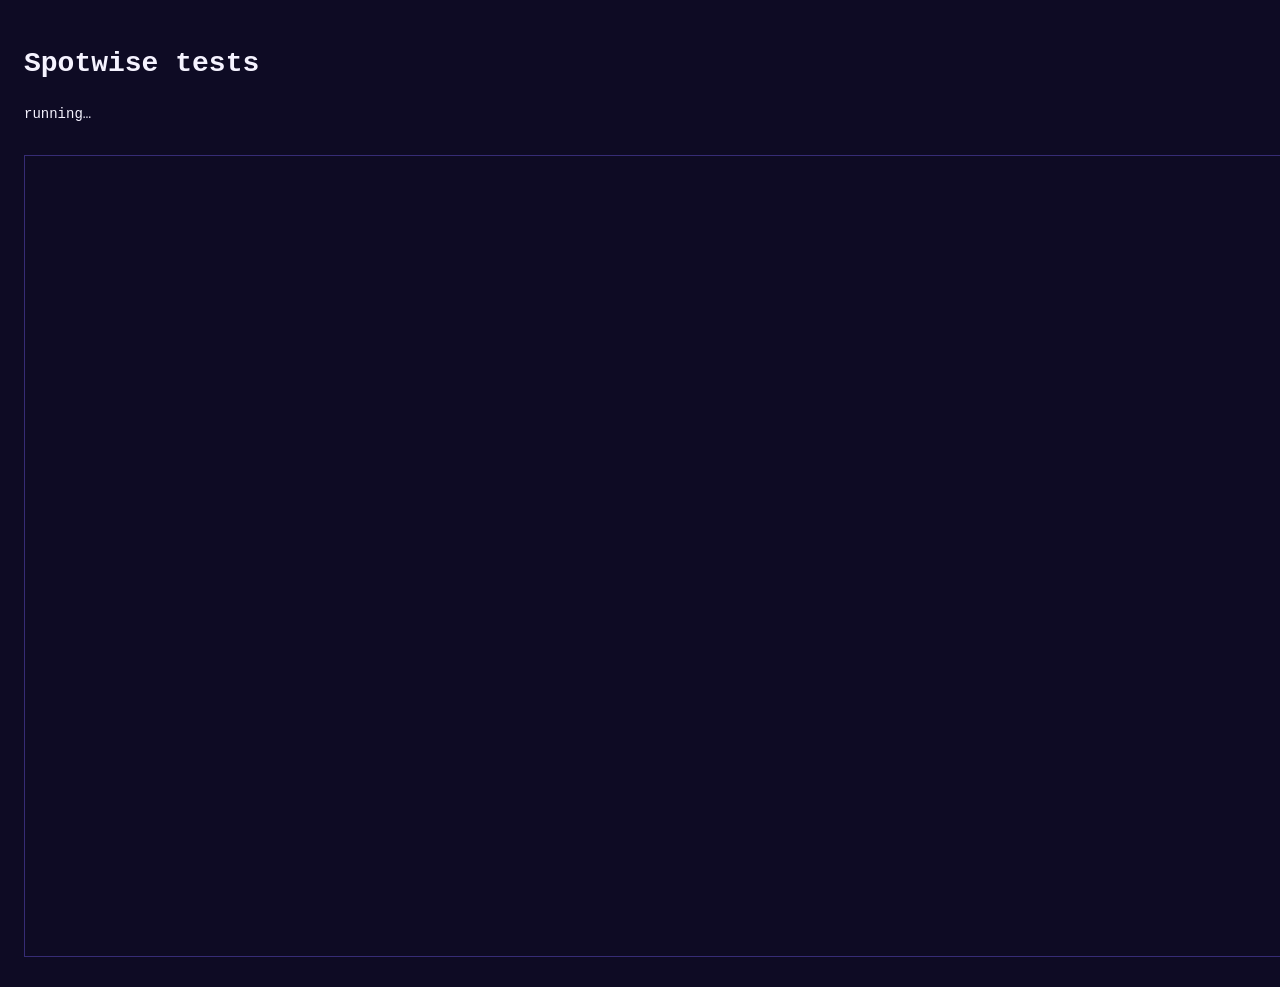
<file: gto-clone/tests.html>
<!doctype html>
<html lang="en">
<head>
  <meta charset="utf-8">
  <meta name="viewport" content="width=device-width, initial-scale=1">
  <title>Spotwise tests</title>
  <link rel="stylesheet" href="css/tokens.css">
  <style>
    body { background: var(--bg); color: var(--text); font: 14px/1.5 var(--font-mono); padding: 16px; }
    .pass { color: var(--success); } .fail { color: var(--danger); }
    #frame { width: 1280px; height: 800px; border: 1px solid var(--border); margin-top: 16px; }
  </style>
</head>
<body>
  <h1>Spotwise tests</h1>
  <div id="summary">running…</div>
  <ol id="out"></ol>
  <iframe id="frame" title="App under test"></iframe>
  <script type="module" src="js/tests.js"></script>
</body>
</html>
</file>
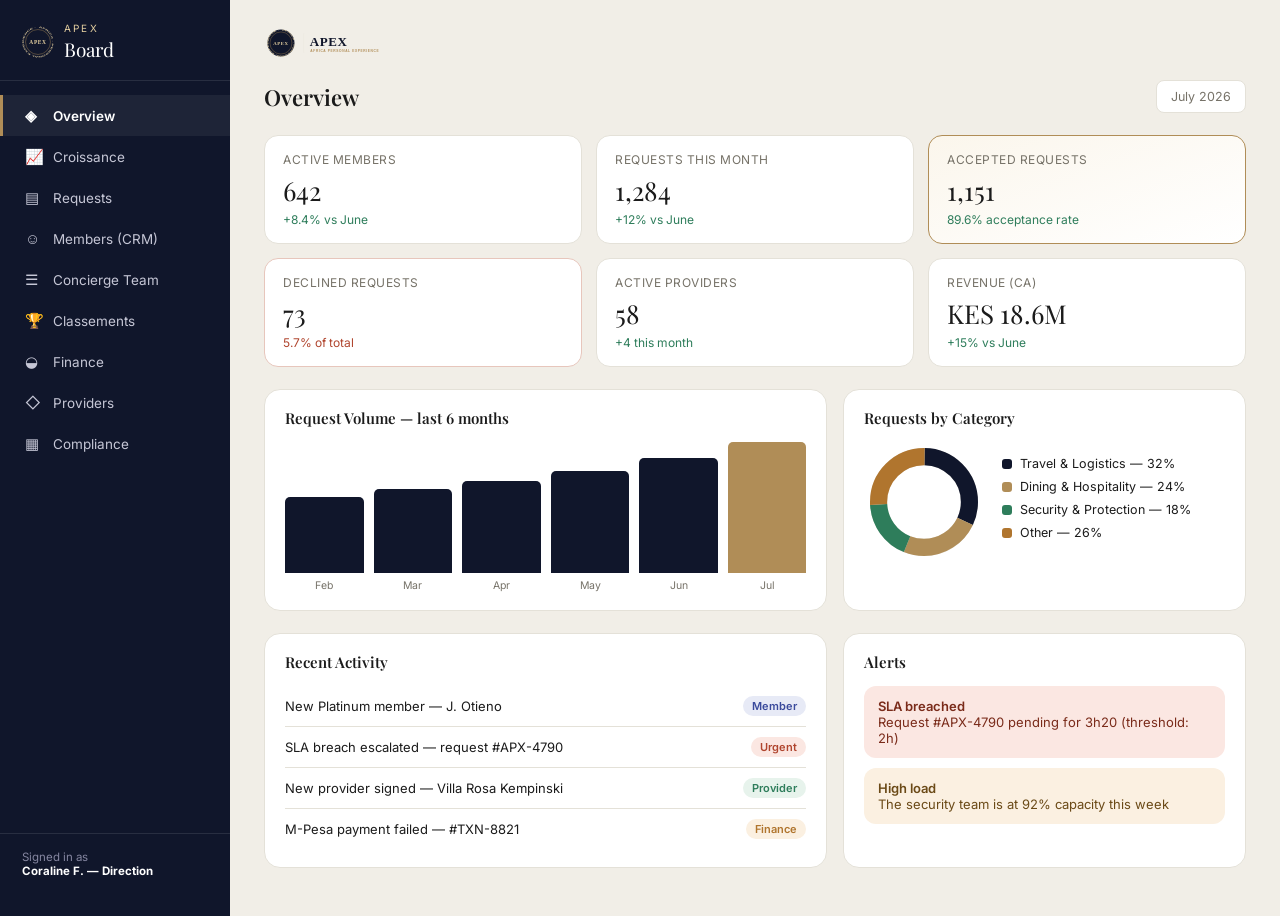
<file: v2/board_app.html>
<!DOCTYPE html>
<html lang="en">
<head>
<meta charset="UTF-8">
<meta name="viewport" content="width=device-width, initial-scale=1.0">
<title>APEX Board — Executive Dashboard (Prototype)</title>
<link rel="icon" href="assets/img/logo-mark.svg" type="image/svg+xml">
<link rel="preconnect" href="https://fonts.googleapis.com">
<link href="https://fonts.googleapis.com/css2?family=Playfair+Display:wght@500;600;700&family=Inter:wght@400;500;600;700&display=swap" rel="stylesheet">
<style>
  :root{
    --navy:#10162B; --navy2:#1C2541; --gold:#B08D57; --gold-light:#E4CFA0;
    --cream:#F5F3EE; --paper:#FFFFFF; --ink:#1B1B1B; --muted:#767268;
    --border:#E4E1D8; --success:#2E7D5B; --success-bg:#E7F3EC;
    --warn:#B0752E; --warn-bg:#FBF0E1; --danger:#B0452E; --danger-bg:#FBE7E2;
  }
  *{box-sizing:border-box;}
  html,body{margin:0;padding:0;}
  body{ font-family:'Inter',sans-serif; background:#F1EEE7; color:var(--ink); }
  h1,h2,h3,.serif{font-family:'Playfair Display',serif;}
  .app{ display:flex; min-height:100vh; }

  .sidebar{ width:230px; background:var(--navy); color:#fff; flex:0 0 auto; display:flex; flex-direction:column; padding:22px 0; }
  .sb-brand{ padding:0 22px 18px; border-bottom:1px solid rgba(255,255,255,.1); margin-bottom:14px; display:flex; align-items:center; gap:10px; }
  .sb-brand img{ width:32px; height:32px; border-radius:9px; flex:0 0 auto; }
  .sb-brand .k{ font-size:10px; letter-spacing:2.2px; color:var(--gold-light); text-transform:uppercase; }
  .sb-brand .n{ font-family:'Playfair Display',serif; font-size:19px; margin-top:2px; }
  .sb-item{ padding:11px 22px; font-size:13.5px; color:#C6C7D6; cursor:pointer; display:flex; align-items:center; gap:10px; border-left:3px solid transparent; }
  .sb-item .ic{ font-size:15px; width:18px; }
  .sb-item.active{ background:rgba(255,255,255,.06); color:#fff; border-left-color:var(--gold); font-weight:600; }
  .sb-foot{ margin-top:auto; padding:16px 22px; font-size:11.5px; color:#8586A0; border-top:1px solid rgba(255,255,255,.1); }

  .main{ flex:1; padding:26px 34px; max-width:1180px; }
  .topbar{ display:flex; justify-content:space-between; align-items:center; margin-bottom:22px; }
  .topbar h1{ font-size:22px; margin:0; font-weight:600; }
  .topbar .period{ font-size:12.5px; color:var(--muted); background:var(--paper); border:1px solid var(--border); border-radius:8px; padding:8px 14px; }

  .view{ display:none; }
  .view.active{ display:block; }

  .kpi-grid{ display:grid; grid-template-columns:repeat(4,1fr); gap:14px; margin-bottom:22px; }
  .kpi-grid.six{ grid-template-columns:repeat(3,1fr); }
  .kpi{ background:var(--paper); border:1px solid var(--border); border-radius:14px; padding:16px 18px; }
  .kpi .l{ font-size:12px; color:var(--muted); text-transform:uppercase; letter-spacing:.5px; }
  .kpi .n{ font-family:'Playfair Display',serif; font-size:26px; margin-top:6px; }
  .kpi .d{ font-size:12px; margin-top:4px; }
  .kpi .d.up{ color:var(--success); } .kpi .d.down{ color:var(--danger); } .kpi .d.flat{ color:var(--muted); }
  .kpi.accent{ border-color:var(--gold); background:linear-gradient(160deg,#FBF6EC,#FFFFFF); }
  .kpi.danger-acc{ border-color:#E7C6BC; }

  .row2{ display:grid; grid-template-columns:1.4fr 1fr; gap:16px; margin-bottom:22px; }
  .card{ background:var(--paper); border:1px solid var(--border); border-radius:16px; padding:18px 20px; }
  .card h3{ margin:0 0 14px; font-size:15px; font-weight:600; }

  .bars{ display:flex; align-items:stretch; gap:10px; height:150px; }
  .bar-col{ flex:1; display:flex; flex-direction:column; align-items:center; gap:6px; }
  .bar-track{ flex:1; width:100%; display:flex; align-items:flex-end; }
  .bar{ width:100%; background:var(--navy); border-radius:5px 5px 0 0; min-height:3px; }
  .bar-col .m{ font-size:10.5px; color:var(--muted); }

  .donut-wrap{ display:flex; align-items:center; gap:18px; }
  .legend{ font-size:12.5px; }
  .legend .li{ display:flex; align-items:center; gap:8px; margin-bottom:8px; }
  .legend .sw{ width:10px;height:10px;border-radius:3px; }

  table{ width:100%; border-collapse:collapse; font-size:13px; }
  th{ text-align:left; font-size:11.5px; text-transform:uppercase; letter-spacing:.5px; color:var(--muted); padding:8px 10px; border-bottom:1px solid var(--border); }
  td{ padding:11px 10px; border-bottom:1px solid var(--border); }
  tr:last-child td{ border-bottom:none; }
  .tag{ font-size:11px; padding:3px 9px; border-radius:20px; font-weight:600; white-space:nowrap; }
  .tag.gold{ background:#F6EEDF; color:#8A6524; }
  .tag.silver{ background:#EEEEEE; color:#5A5A5A; }
  .tag.plat{ background:#E7EAF6; color:#3A4A9C; }
  .tag.ok{ background:var(--success-bg); color:var(--success); }
  .tag.warn{ background:var(--warn-bg); color:var(--warn); }
  .tag.risk{ background:var(--danger-bg); color:var(--danger); }

  .list-card .row{ display:flex; justify-content:space-between; align-items:center; padding:10px 0; border-bottom:1px solid var(--border); font-size:13px; }
  .list-card .row:last-child{ border-bottom:none; }

  .searchbar{ margin-bottom:14px; background:var(--paper); border:1px solid var(--border); border-radius:10px; padding:9px 14px; font-size:13px; color:var(--muted); max-width:320px; }

  .alert{ display:flex; gap:10px; align-items:flex-start; padding:12px 14px; border-radius:12px; margin-bottom:10px; font-size:13px; }
  .alert.red{ background:var(--danger-bg); color:#7a2b1a; }
  .alert.amber{ background:var(--warn-bg); color:#6b4a17; }
  .alert .t{ font-weight:600; }

  .progress-track{ height:8px; border-radius:6px; background:var(--border); overflow:hidden; margin-top:6px; }
  .progress-fill{ height:100%; border-radius:6px; }

  .brand-masthead{ margin-bottom:20px; }
  .brand-masthead img{ height:34px; width:auto; display:block; }

  .create-form{ display:grid; grid-template-columns:1fr 1fr 1fr auto; gap:10px; align-items:end; }
  .create-form .field label{ display:block; font-size:11px; color:var(--muted); text-transform:uppercase; letter-spacing:.5px; margin-bottom:5px; }
  .create-form .field input{ width:100%; padding:9px 12px; border:1px solid var(--border); border-radius:8px; font-family:'Inter',sans-serif; font-size:13px; box-sizing:border-box; }
  .create-form .field input:focus{ outline:none; border-color:var(--gold); }
  .create-btn{ background:var(--navy); color:#fff; border:none; padding:10px 18px; border-radius:8px; font-weight:700; cursor:pointer; font-size:13px; white-space:nowrap; }
  .create-btn:hover{ background:var(--navy2); }
  .create-msg{ font-size:12.5px; margin-top:10px; color:var(--success); display:none; }
  @media (max-width:900px){ .create-form{ grid-template-columns:1fr; } }

  .rank-note{ font-size:12px; color:var(--muted); margin:-8px 0 14px; }
  .rank-medal{ font-weight:700; }
</style>
</head>
<body>
<div class="app">
  <div class="sidebar">
    <div class="sb-brand"><img src="assets/img/logo-mark.svg" alt="APEX"><div><div class="k">APEX</div><div class="n">Board</div></div></div>
    <div class="sb-item active" data-v="v-overview" onclick="showView(this,'v-overview')"><span class="ic">◈</span>Overview</div>
    <div class="sb-item" data-v="v-growth" onclick="showView(this,'v-growth')"><span class="ic">📈</span>Croissance</div>
    <div class="sb-item" data-v="v-requests" onclick="showView(this,'v-requests')"><span class="ic">▤</span>Requests</div>
    <div class="sb-item" data-v="v-members" onclick="showView(this,'v-members')"><span class="ic">☺</span>Members (CRM)</div>
    <div class="sb-item" data-v="v-team" onclick="showView(this,'v-team')"><span class="ic">☰</span>Concierge Team</div>
    <div class="sb-item" data-v="v-rankings" onclick="showView(this,'v-rankings')"><span class="ic">🏆</span>Classements</div>
    <div class="sb-item" data-v="v-finance" onclick="showView(this,'v-finance')"><span class="ic">◒</span>Finance</div>
    <div class="sb-item" data-v="v-partners" onclick="showView(this,'v-partners')"><span class="ic">◇</span>Providers</div>
    <div class="sb-item" data-v="v-compliance" onclick="showView(this,'v-compliance')"><span class="ic">▦</span>Compliance</div>
    <div class="sb-foot">Signed in as<br><b style="color:#fff;">Coraline F. — Direction</b></div>
  </div>

  <div class="main">
    <div class="brand-masthead"><img src="assets/img/apex-logo-full.svg" alt="APEX — Africa Personal Experience"></div>
    <!-- OVERVIEW -->
    <div class="view active" id="v-overview">
      <div class="topbar"><h1>Overview</h1><div class="period">July 2026</div></div>

      <div class="kpi-grid six">
        <div class="kpi"><div class="l">Active Members</div><div class="n">642</div><div class="d up">+8.4% vs June</div></div>
        <div class="kpi"><div class="l">Requests This Month</div><div class="n">1,284</div><div class="d up">+12% vs June</div></div>
        <div class="kpi accent"><div class="l">Accepted Requests</div><div class="n">1,151</div><div class="d up">89.6% acceptance rate</div></div>
        <div class="kpi danger-acc"><div class="l">Declined Requests</div><div class="n">73</div><div class="d down">5.7% of total</div></div>
        <div class="kpi"><div class="l">Active Providers</div><div class="n">58</div><div class="d up">+4 this month</div></div>
        <div class="kpi"><div class="l">Revenue (CA)</div><div class="n">KES 18.6M</div><div class="d up">+15% vs June</div></div>
      </div>

      <div class="row2">
        <div class="card">
          <h3>Request Volume — last 6 months</h3>
          <div class="bars">
            <div class="bar-col"><div class="bar-track"><div class="bar" style="height:58%"></div></div><div class="m">Feb</div></div>
            <div class="bar-col"><div class="bar-track"><div class="bar" style="height:64%"></div></div><div class="m">Mar</div></div>
            <div class="bar-col"><div class="bar-track"><div class="bar" style="height:70%"></div></div><div class="m">Apr</div></div>
            <div class="bar-col"><div class="bar-track"><div class="bar" style="height:78%"></div></div><div class="m">May</div></div>
            <div class="bar-col"><div class="bar-track"><div class="bar" style="height:88%"></div></div><div class="m">Jun</div></div>
            <div class="bar-col"><div class="bar-track"><div class="bar" style="height:100%; background:var(--gold);"></div></div><div class="m">Jul</div></div>
          </div>
        </div>
        <div class="card">
          <h3>Requests by Category</h3>
          <div class="donut-wrap">
            <svg width="120" height="120" viewBox="0 0 42 42">
              <circle cx="21" cy="21" r="15.9" fill="transparent" stroke="#E4E1D8" stroke-width="6"></circle>
              <circle cx="21" cy="21" r="15.9" fill="transparent" stroke="#10162B" stroke-width="6" stroke-dasharray="32 68" stroke-dashoffset="25"></circle>
              <circle cx="21" cy="21" r="15.9" fill="transparent" stroke="#B08D57" stroke-width="6" stroke-dasharray="24 76" stroke-dashoffset="-7"></circle>
              <circle cx="21" cy="21" r="15.9" fill="transparent" stroke="#2E7D5B" stroke-width="6" stroke-dasharray="18 82" stroke-dashoffset="-31"></circle>
              <circle cx="21" cy="21" r="15.9" fill="transparent" stroke="#B0752E" stroke-width="6" stroke-dasharray="26 74" stroke-dashoffset="-49"></circle>
            </svg>
            <div class="legend">
              <div class="li"><div class="sw" style="background:#10162B;"></div>Travel & Logistics — 32%</div>
              <div class="li"><div class="sw" style="background:#B08D57;"></div>Dining & Hospitality — 24%</div>
              <div class="li"><div class="sw" style="background:#2E7D5B;"></div>Security & Protection — 18%</div>
              <div class="li"><div class="sw" style="background:#B0752E;"></div>Other — 26%</div>
            </div>
          </div>
        </div>
      </div>

      <div class="row2">
        <div class="card list-card">
          <h3>Recent Activity</h3>
          <div class="row"><span>New Platinum member — J. Otieno</span><span class="tag plat">Member</span></div>
          <div class="row"><span>SLA breach escalated — request #APX-4790</span><span class="tag risk">Urgent</span></div>
          <div class="row"><span>New provider signed — Villa Rosa Kempinski</span><span class="tag ok">Provider</span></div>
          <div class="row"><span>M-Pesa payment failed — #TXN-8821</span><span class="tag warn">Finance</span></div>
        </div>
        <div class="card">
          <h3>Alerts</h3>
          <div class="alert red"><div><div class="t">SLA breached</div>Request #APX-4790 pending for 3h20 (threshold: 2h)</div></div>
          <div class="alert amber"><div><div class="t">High load</div>The security team is at 92% capacity this week</div></div>
        </div>
      </div>
    </div>

    <!-- GROWTH -->
    <div class="view" id="v-growth">
      <div class="topbar"><h1>Croissance</h1><div class="period">Juillet 2026</div></div>

      <div class="kpi-grid">
        <div class="kpi"><div class="l">Nouveaux clients</div><div class="n">86</div><div class="d up">+18% vs juin</div></div>
        <div class="kpi"><div class="l">Demandes totales</div><div class="n">1,284</div><div class="d up">+12% vs juin</div></div>
        <div class="kpi accent"><div class="l">Premières demandes</div><div class="n">312</div><div class="d up">24.3% du total des demandes</div></div>
        <div class="kpi"><div class="l">Nouveaux prestataires</div><div class="n">4</div><div class="d up">+4 ce mois</div></div>
      </div>

      <div class="row2">
        <div class="card list-card">
          <h3>Derniers clients inscrits</h3>
          <div class="row"><span>Léa Dupont — Particulier</span><span class="tag ok">Nouveau</span></div>
          <div class="row"><span>Kilimani Heights Développement — Promoteur</span><span class="tag ok">Nouveau</span></div>
          <div class="row"><span>Marc Otieno — Particulier</span><span class="tag ok">Nouveau</span></div>
          <div class="row"><span>Nairobi Legal Partners — Société</span><span class="tag ok">Nouveau</span></div>
          <div class="row"><span>Grace Wambui — Particulier</span><span class="tag ok">Nouveau</span></div>
        </div>
        <div class="card list-card">
          <h3>Derniers prestataires intégrés</h3>
          <div class="row"><span>Villa Rosa Kempinski</span><span class="tag ok">Hospitalité</span></div>
          <div class="row"><span>Nairobi VIP Transfers</span><span class="tag ok">Transport</span></div>
          <div class="row"><span>Cultiva Restaurant</span><span class="tag ok">Restauration</span></div>
          <div class="row"><span>Sentinel Protection</span><span class="tag ok">Sécurité</span></div>
        </div>
      </div>
    </div>

    <!-- REQUESTS -->
    <div class="view" id="v-requests">
      <div class="topbar"><h1>Requests</h1><div class="period">July 2026 · 1,284 total</div></div>

      <div class="kpi-grid">
        <div class="kpi"><div class="l">Total Requests</div><div class="n">1,284</div><div class="d up">+12% vs June</div></div>
        <div class="kpi"><div class="l">Accepted</div><div class="n">1,151</div><div class="d up">89.6%</div></div>
        <div class="kpi"><div class="l">Declined</div><div class="n">73</div><div class="d down">5.7%</div></div>
        <div class="kpi"><div class="l">Pending / In Progress</div><div class="n">60</div><div class="d flat">4.7%</div></div>
      </div>

      <div class="row2">
        <div class="card">
          <h3>Acceptance vs. Decline</h3>
          <div class="donut-wrap">
            <svg width="120" height="120" viewBox="0 0 42 42">
              <circle cx="21" cy="21" r="15.9" fill="transparent" stroke="#E4E1D8" stroke-width="6"></circle>
              <circle cx="21" cy="21" r="15.9" fill="transparent" stroke="#2E7D5B" stroke-width="6" stroke-dasharray="89.6 10.4" stroke-dashoffset="25"></circle>
              <circle cx="21" cy="21" r="15.9" fill="transparent" stroke="#B0452E" stroke-width="6" stroke-dasharray="5.7 94.3" stroke-dashoffset="-64.6"></circle>
              <circle cx="21" cy="21" r="15.9" fill="transparent" stroke="#B0752E" stroke-width="6" stroke-dasharray="4.7 95.3" stroke-dashoffset="-70.3"></circle>
            </svg>
            <div class="legend">
              <div class="li"><div class="sw" style="background:#2E7D5B;"></div>Accepted — 89.6%</div>
              <div class="li"><div class="sw" style="background:#B0452E;"></div>Declined — 5.7%</div>
              <div class="li"><div class="sw" style="background:#B0752E;"></div>Pending — 4.7%</div>
            </div>
          </div>
        </div>
        <div class="card">
          <h3>Response Performance</h3>
          <div style="margin-bottom:14px;">
            <div style="display:flex; justify-content:space-between; font-size:13px;"><span>Avg. response time</span><b>21 min</b></div>
            <div class="progress-track"><div class="progress-fill" style="width:82%; background:var(--navy);"></div></div>
          </div>
          <div>
            <div style="display:flex; justify-content:space-between; font-size:13px;"><span>SLA compliance</span><b>94.2%</b></div>
            <div class="progress-track"><div class="progress-fill" style="width:94.2%; background:var(--success);"></div></div>
          </div>
        </div>
      </div>

      <div class="card">
        <h3>Recent Requests</h3>
        <table>
          <tr><th>Client</th><th>Service</th><th>Provider</th><th>Status</th><th>Date</th></tr>
          <tr><td>Amina Wanjiru</td><td>VIP airport transfer</td><td>SafeRide Executive</td><td><span class="tag ok">Accepted</span></td><td>24 Jul</td></tr>
          <tr><td>James Otieno</td><td>Private dinner, Cultiva x6</td><td>Cultiva Restaurant</td><td><span class="tag ok">Accepted</span></td><td>24 Jul</td></tr>
          <tr><td>Daniel Kiptoo</td><td>Same-day villa rental, Diani</td><td>—</td><td><span class="tag risk">Declined</span></td><td>23 Jul</td></tr>
          <tr><td>Sarah Kimani</td><td>Medical second opinion</td><td>Nairobi Hospital VIP</td><td><span class="tag ok">Accepted</span></td><td>23 Jul</td></tr>
          <tr><td>Wei Zhang</td><td>Private jet, out of coverage area</td><td>—</td><td><span class="tag risk">Declined</span></td><td>22 Jul</td></tr>
          <tr><td>Grace Njeri</td><td>Nanny background check</td><td>—</td><td><span class="tag warn">Pending</span></td><td>22 Jul</td></tr>
        </table>
      </div>
    </div>

    <!-- MEMBERS -->
    <div class="view" id="v-members">
      <div class="topbar"><h1>Members (CRM)</h1><div class="period">642 active members</div></div>
      <input class="searchbar" placeholder="🔍  Search a member…" />
      <div class="card">
        <table>
          <tr><th>Member</th><th>Tier</th><th>Since</th><th>Requests (12m)</th><th>Annual Value</th><th>Status</th></tr>
          <tr><td>Amina Wanjiru</td><td><span class="tag plat">Platinum</span></td><td>2024</td><td>34</td><td>KES 3.2M</td><td><span class="tag ok">Active</span></td></tr>
          <tr><td>James Otieno</td><td><span class="tag gold">Gold</span></td><td>2025</td><td>19</td><td>KES 1.1M</td><td><span class="tag ok">Active</span></td></tr>
          <tr><td>Sarah Kimani</td><td><span class="tag plat">Platinum</span></td><td>2023</td><td>41</td><td>KES 4.6M</td><td><span class="tag ok">Active</span></td></tr>
          <tr><td>Peter Mwangi</td><td><span class="tag silver">Silver</span></td><td>2025</td><td>7</td><td>KES 340K</td><td><span class="tag warn">Needs follow-up</span></td></tr>
          <tr><td>Grace Njeri</td><td><span class="tag gold">Gold</span></td><td>2024</td><td>22</td><td>KES 1.4M</td><td><span class="tag ok">Active</span></td></tr>
        </table>
      </div>
    </div>

    <!-- TEAM -->
    <div class="view" id="v-team">
      <div class="topbar"><h1>Concierge Team</h1><div class="period" id="team-count">14 active concierges</div></div>

      <div class="card" style="margin-bottom:16px;">
        <h3>+ Créer un compte concierge <span style="font-weight:400; color:var(--muted); font-size:12px;">(réservé à l'administration)</span></h3>
        <div class="create-form">
          <div class="field"><label>Nom complet</label><input id="new-concierge-name" type="text" placeholder="ex. Jane Wanjala"></div>
          <div class="field"><label>Email</label><input id="new-concierge-email" type="email" placeholder="jane@apex-concierge.com"></div>
          <div class="field"><label>Spécialité</label><input id="new-concierge-specialty" type="text" placeholder="ex. Voyages & sécurité"></div>
          <button class="create-btn" onclick="createConcierge()">+ Créer le compte</button>
        </div>
        <div class="create-msg" id="create-concierge-msg"></div>
      </div>

      <div class="card">
        <table>
          <tr><th>Concierge</th><th>Specialty</th><th>Active Load</th><th>SLA Met</th><th>Satisfaction</th></tr>
          <tbody id="team-tbody"></tbody>
        </table>
      </div>
    </div>

    <!-- RANKINGS -->
    <div class="view" id="v-rankings">
      <div class="topbar"><h1>Classements</h1><div class="period">30 derniers jours</div></div>

      <div class="row2">
        <div class="card list-card">
          <h3>⚡ Les plus réactifs</h3>
          <p class="rank-note">Classés par temps de réponse moyen le plus court.</p>
          <div id="rank-speed"></div>
        </div>
        <div class="card list-card">
          <h3>🎯 Meilleur taux de réussite</h3>
          <p class="rank-note">Classés par pourcentage de missions réussies.</p>
          <div id="rank-success"></div>
        </div>
      </div>

      <div class="card list-card">
        <h3>🏆 Classement général — Top 3</h3>
        <p class="rank-note">Somme des positions obtenues dans les deux classements ci-dessus — le score le plus bas gagne.</p>
        <div id="rank-overall"></div>
      </div>
    </div>

    <!-- FINANCE -->
    <div class="view" id="v-finance">
      <div class="topbar"><h1>Finance</h1><div class="period">July 2026</div></div>
      <div class="kpi-grid">
        <div class="kpi"><div class="l">Subscription Revenue</div><div class="n">KES 11.2M</div><div class="d up">+6%</div></div>
        <div class="kpi"><div class="l">Pay-per-request Revenue</div><div class="n">KES 4.8M</div><div class="d up">+22%</div></div>
        <div class="kpi"><div class="l">Provider Commissions</div><div class="n">KES 2.6M</div><div class="d up">+9%</div></div>
        <div class="kpi"><div class="l">Failed Payments</div><div class="n">3</div><div class="d down">KES 612K</div></div>
      </div>
      <div class="card list-card">
        <h3>Payment Reconciliation</h3>
        <div class="row"><span>M-Pesa (STK Push)</span><span>1,042 transactions — KES 14.1M</span></div>
        <div class="row"><span>Card (Pesapal)</span><span>186 transactions — KES 4.5M</span></div>
        <div class="row"><span>Corporate transfers (B2B)</span><span>9 contracts — KES 3.2M</span></div>
      </div>
    </div>

    <!-- PARTNERS / PROVIDERS -->
    <div class="view" id="v-partners">
      <div class="topbar"><h1>Provider Network</h1><div class="period">58 active providers</div></div>
      <div class="kpi-grid">
        <div class="kpi"><div class="l">Active Providers</div><div class="n">58</div><div class="d up">+4 this month</div></div>
        <div class="kpi"><div class="l">Categories Covered</div><div class="n">8</div><div class="d flat">Full catalogue</div></div>
        <div class="kpi"><div class="l">Avg. Commission</div><div class="n">11.8%</div><div class="d flat">Industry standard 10–20%</div></div>
        <div class="kpi"><div class="l">Revenue Generated (12m)</div><div class="n">KES 7.3M</div><div class="d up">+14%</div></div>
      </div>
      <div class="card">
        <table>
          <tr><th>Provider</th><th>Category</th><th>Commission</th><th>Revenue Generated (12m)</th></tr>
          <tr><td>Villa Rosa Kempinski</td><td>Hospitality</td><td>15%</td><td>KES 2.1M</td></tr>
          <tr><td>SafeRide Executive</td><td>Secure transport</td><td>12%</td><td>KES 3.4M</td></tr>
          <tr><td>Cultiva Restaurant</td><td>Dining</td><td>10%</td><td>KES 640K</td></tr>
          <tr><td>Nairobi Hospital VIP</td><td>Health</td><td>8%</td><td>KES 1.2M</td></tr>
        </table>
      </div>
    </div>

    <!-- COMPLIANCE -->
    <div class="view" id="v-compliance">
      <div class="topbar"><h1>Compliance &amp; Audit</h1><div class="period">Data Protection Act 2019 · ODPC</div></div>
      <div class="card list-card">
        <h3>Audit Log</h3>
        <div class="row"><span>ODPC registration renewed</span><span class="tag ok">Compliant</span></div>
        <div class="row"><span>Privacy policy updated</span><span class="tag ok">Compliant</span></div>
        <div class="row"><span>Data breach notification required</span><span class="tag risk">None ongoing</span></div>
        <div class="row"><span>Team training — data protection</span><span class="tag warn">To be scheduled</span></div>
      </div>
    </div>
  </div>
</div>

<script>
function showView(el, id){
  document.querySelectorAll('.view').forEach(v=>v.classList.remove('active'));
  document.getElementById(id).classList.add('active');
  document.querySelectorAll('.sb-item').forEach(s=>s.classList.remove('active'));
  el.classList.add('active');
}

let CONCIERGES = [
  { name:'David Kamau',   specialty:'Travel & security',    activeLoad:5, slaMet:98, satisfaction:4.9, avgResponse:14, successRate:97 },
  { name:'Faith Achieng', specialty:'Hospitality & events',  activeLoad:7, slaMet:95, satisfaction:4.8, avgResponse:9,  successRate:95 },
  { name:'Brian Otieno',  specialty:'Real estate & home',    activeLoad:3, slaMet:88, satisfaction:4.6, avgResponse:22, successRate:88 },
  { name:'Lucy Wambui',   specialty:'Health & wellness',     activeLoad:4, slaMet:97, satisfaction:4.9, avgResponse:11, successRate:96 },
];

function renderTeamTable(){
  document.getElementById('team-count').textContent = CONCIERGES.length + ' active concierges';
  document.getElementById('team-tbody').innerHTML = CONCIERGES.map(c=>`
    <tr><td>${c.name}</td><td>${c.specialty}</td><td>${c.activeLoad} tasks</td><td><span class="tag ${c.slaMet>=95?'ok':'warn'}">${c.slaMet}%</span></td><td>${c.satisfaction.toFixed(1)} / 5</td></tr>`).join('');
}

function createConcierge(){
  const nameInput = document.getElementById('new-concierge-name');
  const emailInput = document.getElementById('new-concierge-email');
  const specialtyInput = document.getElementById('new-concierge-specialty');
  const msg = document.getElementById('create-concierge-msg');
  const name = nameInput.value.trim();
  const email = emailInput.value.trim();
  const specialty = specialtyInput.value.trim() || 'Général';

  if(!name || !email){
    msg.style.color = 'var(--danger)';
    msg.textContent = 'Merci de renseigner au minimum le nom et l\'email du concierge.';
    msg.style.display = 'block';
    return;
  }

  CONCIERGES.push({ name, specialty, activeLoad:0, slaMet:100, satisfaction:5.0, avgResponse:15, successRate:100 });
  nameInput.value = ''; emailInput.value = ''; specialtyInput.value = '';
  renderTeamTable();
  renderRankings();

  msg.style.color = 'var(--success)';
  msg.textContent = '✓ Compte concierge créé pour ' + name + ' (' + email + ')';
  msg.style.display = 'block';
}

function renderRankings(){
  const medal = i => ['🥇','🥈','🥉'][i] || ((i+1) + '.');

  const bySpeed = [...CONCIERGES].sort((a,b)=> a.avgResponse - b.avgResponse);
  const bySuccess = [...CONCIERGES].sort((a,b)=> b.successRate - a.successRate);
  const speedRank = new Map(bySpeed.map((c,i)=>[c.name, i+1]));
  const successRank = new Map(bySuccess.map((c,i)=>[c.name, i+1]));

  document.getElementById('rank-speed').innerHTML = bySpeed.map((c,i)=>`
    <div class="row"><span class="rank-medal">${medal(i)}</span> <span>${c.name}</span><span class="tag ok">${c.avgResponse} min</span></div>`).join('');

  document.getElementById('rank-success').innerHTML = bySuccess.map((c,i)=>`
    <div class="row"><span class="rank-medal">${medal(i)}</span> <span>${c.name}</span><span class="tag ok">${c.successRate}%</span></div>`).join('');

  const overall = CONCIERGES
    .map(c=> ({...c, combined: speedRank.get(c.name) + successRank.get(c.name)}))
    .sort((a,b)=> a.combined - b.combined)
    .slice(0,3);

  document.getElementById('rank-overall').innerHTML = overall.map((c,i)=>`
    <div class="row"><span class="rank-medal">${medal(i)}</span> <span>${c.name}</span><span class="tag gold">Score : ${c.combined} (${c.avgResponse} min · ${c.successRate}%)</span></div>`).join('');
}

renderTeamTable();
renderRankings();
</script>
</body>
</html>
</file>
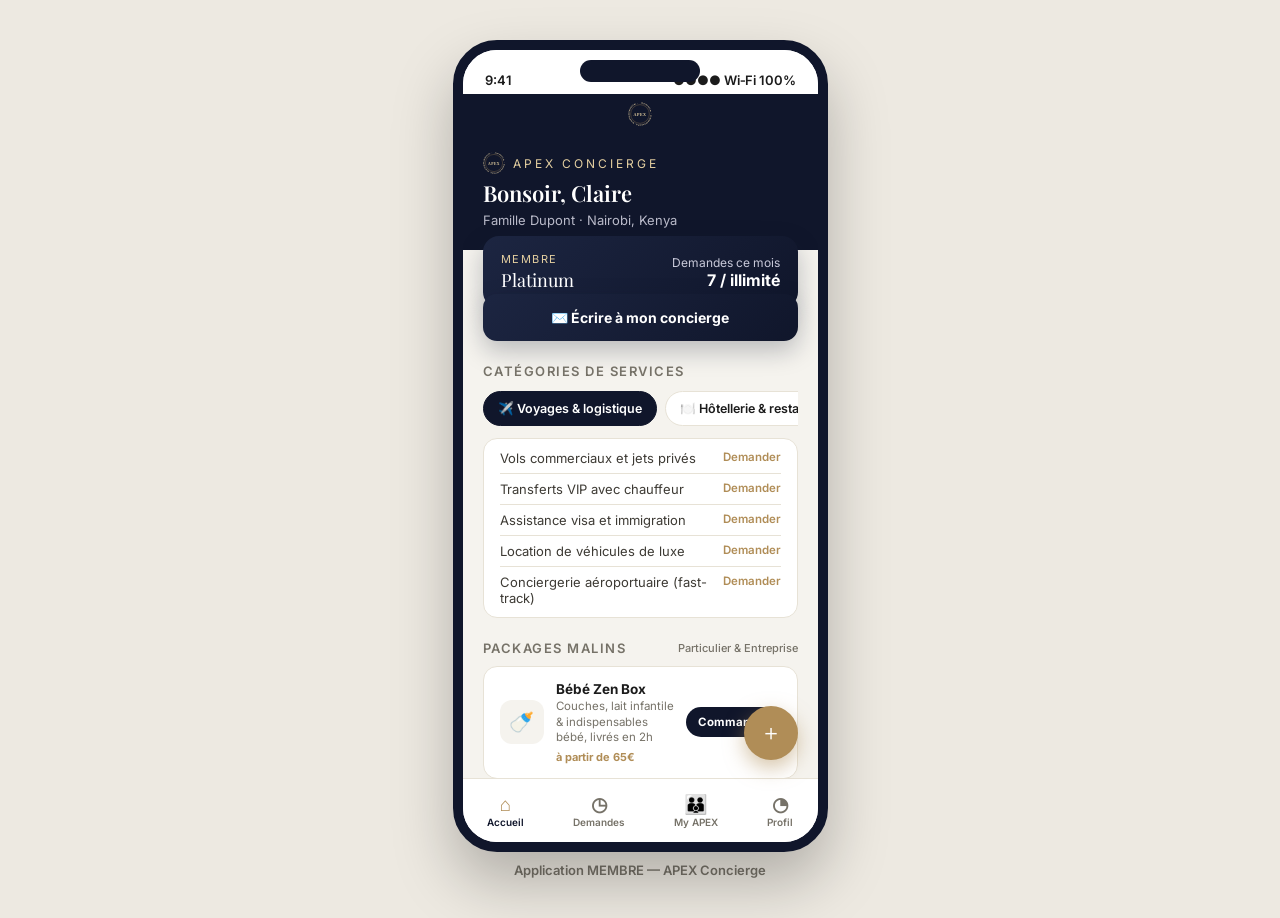
<file: v2/client_app.html>
<!DOCTYPE html>
<html lang="fr">
<head>
<meta charset="UTF-8">
<meta name="viewport" content="width=device-width, initial-scale=1.0">
<title>APEX Concierge — Application Membre (Prototype)</title>
<link rel="icon" href="assets/img/logo-mark.svg" type="image/svg+xml">
<link rel="preconnect" href="https://fonts.googleapis.com">
<link href="https://fonts.googleapis.com/css2?family=Playfair+Display:wght@500;600;700&family=Inter:wght@400;500;600;700&display=swap" rel="stylesheet">
<style>
  :root{
    --navy:#10162B; --navy2:#1C2541; --gold:#B08D57; --gold-light:#E4CFA0;
    --cream:#F5F3EE; --paper:#FFFFFF; --ink:#1B1B1B; --muted:#767268;
    --border:#E7E2D6; --success:#2E7D5B; --success-bg:#E7F3EC;
    --warn:#B0752E; --warn-bg:#FBF0E1; --danger:#B0452E; --danger-bg:#FBE7E2;
    --info:#3A5A9C; --info-bg:#E7EAF6;
  }
  *{box-sizing:border-box;}
  html,body{margin:0;padding:0;}
  body{
    font-family:'Inter',sans-serif; background:#EDE9E1; color:var(--ink);
    display:flex; flex-wrap:wrap; gap:40px; justify-content:center; padding:40px 20px;
  }
  h1,h2,h3,.serif{font-family:'Playfair Display',serif;}
  .phone{
    width:375px; height:812px; background:var(--paper); border-radius:44px;
    border:10px solid var(--navy); box-shadow:0 30px 60px rgba(0,0,0,.25);
    overflow:hidden; position:relative; display:flex; flex-direction:column;
  }
  .notch{ position:absolute; top:10px; left:50%; transform:translateX(-50%); width:120px; height:22px; background:var(--navy); border-radius:14px; z-index:50; }
  .statusbar{ height:44px; flex:0 0 auto; background:var(--paper); display:flex; align-items:flex-end; justify-content:space-between; padding:0 22px 6px; font-size:13px; font-weight:600; }
  .apex-top-logo{ flex:0 0 auto; display:flex; justify-content:center; align-items:center; padding:8px 0; background:var(--navy); }
  .apex-top-logo img{ width:24px; height:24px; }
  .screen{ flex:1; overflow-y:auto; display:none; background:var(--cream); }
  .screen.active{ display:block; }
  .screen::-webkit-scrollbar{display:none;}

  .appbar{ background:var(--navy); color:#fff; padding:18px 20px 22px; }
  .appbar.compact{ padding-bottom:16px; }
  .appbar .row{ display:flex; align-items:center; justify-content:space-between; }
  .appbar .back{ cursor:pointer; color:var(--gold-light); font-size:15px; margin-right:10px; }
  .appbar .brand{ font-size:12px; letter-spacing:3px; color:var(--gold-light); text-transform:uppercase; display:flex; align-items:center; gap:8px; }
  .appbar .brand img{ width:22px; height:22px; border-radius:6px; }
  .appbar h1{ font-size:22px; margin:4px 0 0; color:#fff; font-weight:600; }
  .appbar .sub{ font-size:13px; color:#B9BAC9; margin-top:4px; }

  .section-title{ font-size:13px; text-transform:uppercase; letter-spacing:1.5px; color:var(--muted); margin:22px 20px 10px; font-weight:600; display:flex; justify-content:space-between; align-items:center; }
  .section-title .hint{ font-size:11px; color:var(--muted); text-transform:none; letter-spacing:0; font-weight:500; }

  .tier-card{
    margin:-14px 20px 0; background:linear-gradient(135deg,var(--navy2),var(--navy));
    border-radius:16px; padding:16px 18px; color:#fff; display:flex; justify-content:space-between; align-items:center;
    box-shadow:0 10px 24px rgba(16,22,43,.25);
  }
  .tier-card .name{ font-size:11px; letter-spacing:1.5px; color:var(--gold-light); text-transform:uppercase; }
  .tier-card .plan{ font-size:18px; font-family:'Playfair Display',serif; margin-top:2px; }
  .tier-card .quota{ text-align:right; font-size:12px; color:#C9CADA; }
  .tier-card .quota b{ color:#fff; font-size:16px; display:block; }

  .grid4{ display:grid; grid-template-columns:repeat(4,1fr); gap:10px; margin:16px 20px; }
  .cat-btn{
    background:var(--paper); border:1px solid var(--border); border-radius:14px;
    padding:12px 6px; text-align:center; cursor:pointer; transition:.15s;
  }
  .cat-btn:hover{ border-color:var(--gold); }
  .cat-btn .ic{ font-size:20px; }
  .cat-btn .lbl{ font-size:10.5px; margin-top:6px; color:var(--ink); font-weight:600; line-height:1.2; }

  .list-item{
    background:var(--paper); border:1px solid var(--border); border-radius:14px;
    margin:0 20px 10px; padding:14px 16px; display:flex; gap:12px; align-items:center; cursor:pointer;
  }
  .list-item .ic{
    width:40px; height:40px; border-radius:10px; background:var(--success-bg); color:var(--success);
    display:flex; align-items:center; justify-content:center; font-size:18px; flex:0 0 auto;
  }
  .list-item .txt{ flex:1; min-width:0; }
  .list-item .txt .t1{ font-weight:600; font-size:14px; }
  .list-item .txt .t2{ font-size:12.5px; color:var(--muted); margin-top:2px; }
  .badge{ font-size:11px; padding:3px 9px; border-radius:20px; font-weight:600; white-space:nowrap; }
  .badge.progress{ background:var(--warn-bg); color:var(--warn); }
  .badge.done{ background:var(--success-bg); color:var(--success); }
  .badge.main{ background:var(--info-bg); color:var(--info); }
  .badge.child{ background:#EEEEEE; color:#5A5A5A; }
  .badge.pending{ background:var(--info-bg); color:var(--info); }
  .list-item.live{ border-color:var(--gold); }

  .chat-tabs{ display:flex; gap:8px; margin:14px 20px; background:var(--paper); border:1px solid var(--border); border-radius:12px; padding:4px; }
  .chat-tab{ flex:1; text-align:center; padding:9px; border-radius:9px; font-size:12.5px; font-weight:700; color:var(--muted); cursor:pointer; }
  .chat-tab.active{ background:var(--navy); color:#fff; }
  .tab-badge{ display:inline-block; min-width:16px; height:16px; padding:0 4px; border-radius:20px; background:var(--danger); color:#fff; font-size:10px; font-weight:700; line-height:16px; margin-left:5px; vertical-align:middle; }
  .chat-pane{ display:none; }
  .chat-pane.active{ display:block; }

  .quote-card{ margin:0 20px 16px; background:var(--paper); border:1.5px solid var(--gold); border-radius:16px; padding:16px; }
  .quote-card .qhead{ display:flex; justify-content:space-between; align-items:center; margin-bottom:10px; gap:8px; }
  .quote-card .qhead .t{ font-weight:700; font-size:14px; }
  .quote-card .qline{ display:flex; justify-content:space-between; font-size:12.5px; padding:6px 0; border-top:1px solid var(--border); color:var(--muted); }
  .quote-card .qline:first-of-type{ border-top:none; }
  .quote-card .qtotal{ display:flex; justify-content:space-between; font-weight:700; font-size:14.5px; padding-top:10px; margin-top:6px; border-top:1px solid var(--border); color:var(--navy); }
  .quote-card .qactions{ display:flex; gap:8px; margin-top:14px; }
  .quote-card .qbtn{ flex:1; text-align:center; padding:10px 6px; border-radius:10px; font-size:12.5px; font-weight:700; cursor:pointer; }
  .quote-card .qbtn.accept{ background:var(--navy); color:#fff; }
  .quote-card .qbtn.decline{ background:var(--cream); color:var(--ink); border:1px solid var(--border); }
  .quote-card .qbtn.pay{ background:var(--gold); color:#fff; }
  .quote-card .qstatus{ font-size:11px; font-weight:700; padding:4px 10px; border-radius:20px; white-space:nowrap; }
  .quote-card .qstatus.sent{ background:var(--info-bg); color:var(--info); }
  .quote-card .qstatus.accepted{ background:var(--warn-bg); color:var(--warn); }
  .quote-card .qstatus.paid{ background:var(--success-bg); color:var(--success); }
  .quote-card .qstatus.declined{ background:#EEEEEE; color:#5A5A5A; }

  .bottomnav{
    flex:0 0 64px; background:var(--paper); border-top:1px solid var(--border);
    display:flex; align-items:center; justify-content:space-around;
  }
  .navbtn{ text-align:center; color:var(--muted); font-size:10px; cursor:pointer; font-weight:600; }
  .navbtn .ic{ font-size:19px; display:block; }
  .navbtn.active{ color:var(--navy); }
  .navbtn.active .ic{ color:var(--gold); }

  .cat-block{ margin:0 20px 16px; background:var(--paper); border:1px solid var(--border); border-radius:14px; overflow:hidden; }
  .cat-head{ padding:14px 16px; display:flex; align-items:center; gap:12px; cursor:pointer; }
  .cat-head .ic{ width:36px;height:36px;border-radius:10px;background:var(--cream);display:flex;align-items:center;justify-content:center;font-size:17px; }
  .cat-head .t{ flex:1; font-weight:600; font-size:14.5px; }
  .cat-head .chev{ color:var(--muted); transition:.2s; font-size:12px; }
  .cat-block.open .chev{ transform:rotate(180deg); }
  .cat-body{ display:none; padding:0 16px 14px 64px; }
  .cat-block.open .cat-body{ display:block; }
  .svc-row{ font-size:13px; padding:7px 0; color:#3d3a34; border-top:1px solid var(--border); display:flex; justify-content:space-between; }
  .svc-row:first-child{ border-top:none; }
  .svc-row .req{ color:var(--gold); font-weight:600; font-size:11.5px; cursor:pointer; }

  .req-card{ margin:16px 20px; background:var(--paper); border:1px solid var(--border); border-radius:16px; padding:16px; }
  .req-card .top{ display:flex; justify-content:space-between; align-items:flex-start; }
  .req-card .svc{ font-weight:700; font-size:15px; }
  .req-card .meta{ font-size:12px; color:var(--muted); margin-top:2px; }
  .timeline{ margin-top:16px; }
  .tl-item{ display:flex; gap:10px; margin-bottom:14px; }
  .tl-dot{ width:22px; height:22px; border-radius:50%; background:var(--success); color:#fff; font-size:11px; display:flex; align-items:center; justify-content:center; flex:0 0 auto; }
  .tl-dot.pending{ background:var(--border); color:var(--muted); }
  .tl-line{ font-size:13px; font-weight:600; }
  .tl-time{ font-size:11.5px; color:var(--muted); }

  .concierge-card{ display:flex; align-items:center; gap:12px; margin:16px 20px; background:var(--paper); border:1px solid var(--border); border-radius:14px; padding:12px 14px; }
  .avatar{ width:44px;height:44px;border-radius:50%;background:var(--navy);color:var(--gold-light);display:flex;align-items:center;justify-content:center;font-weight:700;font-family:'Playfair Display',serif; flex:0 0 auto; }
  .concierge-card .name{ font-weight:600; font-size:14px; }
  .concierge-card .role{ font-size:11.5px; color:var(--muted); }
  .iconbtn{ width:34px;height:34px;border-radius:50%; background:var(--cream); display:flex;align-items:center;justify-content:center; font-size:14px; margin-left:auto; cursor:pointer; }

  .chat{ margin:0 20px 16px; }
  .bubble{ max-width:78%; padding:10px 14px; border-radius:14px; font-size:13px; margin-bottom:8px; line-height:1.4; }
  .bubble.them{ background:var(--paper); border:1px solid var(--border); border-bottom-left-radius:4px; }
  .bubble.me{ background:var(--navy); color:#fff; margin-left:auto; border-bottom-right-radius:4px; }

  .profile-head{ text-align:center; padding:26px 20px 10px; }
  .profile-head .avatar{ width:74px;height:74px;font-size:24px; margin:0 auto 10px; }
  .pref-row{ display:flex; justify-content:space-between; padding:13px 20px; border-bottom:1px solid var(--border); font-size:13.5px; }
  .pref-row .v{ color:var(--muted); text-align:right; }

  .fab{ position:absolute; right:20px; bottom:82px; width:54px; height:54px; border-radius:50%; background:var(--gold); color:#fff; display:flex; align-items:center; justify-content:center; font-size:22px; box-shadow:0 8px 20px rgba(176,141,87,.5); z-index:40; cursor:pointer; }

  .frame-label{ text-align:center; font-size:13px; color:var(--muted); margin-top:10px; font-weight:600; }

  /* ===== Espace / Compte ===== */
  .type-tabs{ display:flex; gap:8px; margin:16px 20px; background:var(--paper); border:1px solid var(--border); border-radius:12px; padding:4px; }
  .type-tab{ flex:1; min-width:0; text-align:center; padding:9px 2px; border-radius:9px; font-size:10.5px; font-weight:700; color:var(--muted); cursor:pointer; }
  .type-tab.active{ background:var(--navy); color:#fff; }

  .account-card{ margin:0 20px 6px; background:var(--paper); border:1px solid var(--border); border-radius:16px; padding:16px; }
  .account-card .top{ display:flex; align-items:center; gap:12px; }
  .account-card .mark{ width:44px; height:44px; border-radius:12px; background:var(--cream); display:flex; align-items:center; justify-content:center; font-size:20px; flex:0 0 auto; }
  .account-card .who .n{ font-family:'Playfair Display',serif; font-size:17px; }
  .account-card .who .t{ font-size:11.5px; color:var(--muted); text-transform:uppercase; letter-spacing:.5px; margin-top:1px; }
  .account-kv{ display:flex; justify-content:space-between; font-size:12.5px; padding:9px 0; border-top:1px solid var(--border); gap:10px; margin-top:12px; }
  .account-kv:first-of-type{ margin-top:14px; }
  .account-kv .k{ color:var(--muted); flex:0 0 auto; }
  .account-kv .v{ text-align:right; font-weight:600; }
  .shared-note{ margin:10px 20px 0; font-size:11.5px; color:var(--muted); background:var(--cream); border:1px dashed var(--border); border-radius:10px; padding:9px 12px; }

  .member-row{ display:flex; align-items:center; gap:12px; margin:0 20px 10px; background:var(--paper); border:1px solid var(--border); border-radius:14px; padding:12px 14px; cursor:pointer; }
  .member-row .info{ flex:1; min-width:0; }
  .member-row .info .n{ font-weight:600; font-size:13.5px; }
  .member-row .info .r{ font-size:11.5px; color:var(--muted); margin-top:1px; }
  .member-row .pm{ font-size:15px; flex:0 0 auto; }
  .member-row .chev{ color:var(--muted); font-size:13px; flex:0 0 auto; }

  .add-member-btn{ margin:4px 20px 20px; border:1.5px dashed var(--gold); color:#8A6524; background:#FBF6EC; border-radius:14px; padding:13px; text-align:center; font-weight:700; font-size:13px; cursor:pointer; }

  .form-field{ margin:0 20px 14px; }
  .form-field label{ display:block; font-size:11.5px; font-weight:700; color:var(--muted); text-transform:uppercase; letter-spacing:.5px; margin-bottom:6px; }
  .form-field input, .form-field select{
    width:100%; padding:11px 13px; border-radius:10px; border:1px solid var(--border); background:var(--paper);
    font-family:'Inter',sans-serif; font-size:13.5px; color:var(--ink);
  }
  .form-field .inherited{ padding:11px 13px; border-radius:10px; background:var(--cream); color:var(--muted); font-size:13px; border:1px solid var(--border); }
  .form-btn{ margin:6px 20px 20px; background:var(--navy); color:#fff; text-align:center; padding:13px; border-radius:12px; font-weight:700; font-size:13.5px; cursor:pointer; }

  .pm-row{ display:flex; align-items:center; gap:12px; margin:0 20px 10px; background:var(--paper); border:1px solid var(--border); border-radius:14px; padding:12px 14px; }
  .pm-row .ic{ width:36px;height:36px;border-radius:10px;background:var(--cream);display:flex;align-items:center;justify-content:center;font-size:16px; flex:0 0 auto; }
  .pm-row .info{ flex:1; min-width:0; }
  .pm-row .info .n{ font-weight:600; font-size:13.5px; }
  .pm-row .info .d{ font-size:11px; color:var(--muted); margin-top:1px; }
  .pm-row .default-tag{ font-size:10px; font-weight:700; color:var(--gold); text-transform:uppercase; letter-spacing:.3px; }
  .switch{ width:38px; height:22px; border-radius:20px; background:var(--border); position:relative; cursor:pointer; flex:0 0 auto; transition:.2s; }
  .switch::after{ content:""; width:18px; height:18px; border-radius:50%; background:#fff; position:absolute; left:2px; top:2px; transition:.2s; box-shadow:0 1px 3px rgba(0,0,0,.3); }
  .switch.on{ background:var(--success); }
  .switch.on::after{ left:auto; right:2px; }

  .toast{ position:absolute; left:20px; right:20px; bottom:82px; background:var(--navy); color:#fff; padding:12px 16px; border-radius:12px; font-size:12.5px; font-weight:600; text-align:center; box-shadow:0 10px 24px rgba(16,22,43,.35); z-index:60; opacity:0; pointer-events:none; transition:.25s; }
  .toast.show{ opacity:1; transform:translateY(-4px); }

  /* ===== Packages ===== */
  .msg-cta-btn{ margin:-14px 20px 0; background:linear-gradient(135deg,var(--navy2),var(--navy)); color:#fff; text-align:center; padding:15px; border-radius:14px; font-weight:700; font-size:14px; cursor:pointer; box-shadow:0 10px 24px rgba(16,22,43,.25); }
  .cat-tabs{ display:flex; gap:8px; overflow-x:auto; margin:12px 20px 4px; padding-bottom:2px; }
  .cat-tabs::-webkit-scrollbar{ display:none; }
  .cat-tab-pill{ flex:0 0 auto; background:var(--paper); border:1px solid var(--border); border-radius:20px; padding:9px 14px; font-size:12.5px; font-weight:600; white-space:nowrap; cursor:pointer; }
  .cat-tab-pill.active{ background:var(--navy); color:#fff; border-color:var(--navy); }
  .cat-body-card{ margin:10px 20px 16px; background:var(--paper); border:1px solid var(--border); border-radius:14px; padding:4px 16px; }

  .pkg-card{ margin:0 20px 10px; background:var(--paper); border:1px solid var(--border); border-radius:14px; padding:14px 16px; display:flex; gap:12px; align-items:center; }
  .pkg-card .ic{ width:44px;height:44px;border-radius:12px;background:var(--cream);display:flex;align-items:center;justify-content:center;font-size:20px; flex:0 0 auto; }
  .pkg-card .info{ flex:1; min-width:0; }
  .pkg-card .info .n{ font-weight:700; font-size:13.5px; }
  .pkg-card .info .t{ font-size:11.5px; color:var(--muted); margin-top:2px; line-height:1.35; }
  .pkg-card .info .p{ font-size:11px; color:var(--gold); font-weight:700; margin-top:4px; }
  .pkg-card .cta{ flex:0 0 auto; background:var(--navy); color:#fff; font-size:11.5px; font-weight:700; padding:8px 12px; border-radius:20px; cursor:pointer; }

  /* ===== Billing / subscription ===== */
  .billing-link{ display:flex; justify-content:space-between; align-items:center; margin:12px 20px 6px; background:var(--paper); border:1px solid var(--border); border-radius:14px; padding:13px 16px; font-size:13px; font-weight:600; cursor:pointer; }
  .billing-link .chev{ color:var(--muted); font-weight:400; }
  .period-tabs{ display:flex; gap:8px; margin:14px 20px; background:var(--paper); border:1px solid var(--border); border-radius:12px; padding:4px; }
  .period-tab{ flex:1; text-align:center; padding:9px; border-radius:9px; font-size:12.5px; font-weight:700; color:var(--muted); cursor:pointer; }
  .period-tab.active{ background:var(--navy); color:#fff; }
  .plan-option{ display:flex; justify-content:space-between; align-items:center; margin:0 20px 10px; background:var(--paper); border:1.5px solid var(--border); border-radius:14px; padding:13px 16px; cursor:pointer; }
  .plan-option.selected{ border-color:var(--gold); background:#FBF6EC; }
  .plan-option .n{ font-weight:700; font-size:14px; }
  .plan-option .p{ font-family:'Playfair Display',serif; font-size:16px; color:var(--navy); }
  .billing-summary{ margin:16px 20px; background:var(--navy); border-radius:16px; padding:18px; color:#fff; }
  .billing-summary .lbl{ font-size:11px; color:var(--gold-light); letter-spacing:1.5px; text-transform:uppercase; }
  .billing-summary .amt{ font-family:'Playfair Display',serif; font-size:28px; margin-top:6px; }
  .billing-summary .sub{ font-size:12px; color:#C9CADA; margin-top:4px; }
  .billing-summary .save{ display:inline-block; margin-top:8px; background:rgba(255,255,255,.12); font-size:11px; font-weight:700; padding:3px 10px; border-radius:20px; color:var(--gold-light); }
  .pmpick-row{ display:flex; align-items:center; gap:10px; margin:0 20px 8px; background:var(--paper); border:1px solid var(--border); border-radius:12px; padding:10px 14px; cursor:pointer; }
  .pmpick-row.selected{ border-color:var(--gold); background:#FBF6EC; }
  .pmpick-row .ic{ font-size:16px; }
  .pmpick-row .n{ flex:1; font-size:13px; font-weight:600; }
  .pmpick-row .radio{ width:16px;height:16px;border-radius:50%; border:2px solid var(--border); flex:0 0 auto; }
  .pmpick-row.selected .radio{ border-color:var(--gold); background:radial-gradient(circle,var(--gold) 0 40%, transparent 42%); }
</style>
</head>
<body>

<div>
<div class="phone">
  <div class="notch"></div>
  <div class="statusbar"><span>9:41</span><span>●●●●  Wi‑Fi  100%</span></div>
  <div class="apex-top-logo"><img src="assets/img/logo-mark.svg" alt="APEX"></div>

  <!-- SCREEN: HOME -->
  <div class="screen active" id="s-home">
    <div class="appbar">
      <div class="brand"><img src="assets/img/logo-mark.svg" alt="APEX">APEX Concierge</div>
      <h1 id="home-greeting">Bonsoir, Claire</h1>
      <div class="sub" id="home-context">Famille Dupont · Nairobi, Kenya</div>
    </div>
    <div class="tier-card">
      <div><div class="name">Membre</div><div class="plan">Platinum</div></div>
      <div class="quota">Demandes ce mois<b>7 / illimité</b></div>
    </div>
    <div class="msg-cta-btn" onclick="openRequestChat('Nouvelle demande')">✉️ Écrire à mon concierge</div>

    <div class="section-title">Catégories de services</div>
    <div class="cat-tabs" id="home-cat-tabs"></div>
    <div id="home-cat-body"></div>

    <div class="section-title">Packages malins <span class="hint">Particulier &amp; Entreprise</span></div>
    <div id="home-packages"></div>

    <div class="section-title" id="live-requests-title" style="display:none;">Suivi en direct <span class="hint">🔴 Connecté à l'app Concierge</span></div>
    <div id="live-requests"></div>

    <div class="section-title">Demandes récentes</div>
    <div class="list-item" onclick="showScreen('s-tracking')">
      <div class="ic">✈️</div>
      <div class="txt"><div class="t1">Vol privé — Nairobi → Diani</div><div class="t2">Concierge: David K.</div></div>
      <span class="badge progress">En cours</span>
    </div>
    <div class="list-item" onclick="showScreen('s-tracking')">
      <div class="ic">🍽️</div>
      <div class="txt"><div class="t1">Table pour 6 — Cultiva</div><div class="t2">Vendredi, 20h30</div></div>
      <span class="badge done">Confirmée</span>
    </div>
    <div class="list-item">
      <div class="ic">🏥</div>
      <div class="txt"><div class="t1">Bilan de santé — Nairobi Hospital</div><div class="t2">Terminé le 14 juillet</div></div>
      <span class="badge done">Terminée</span>
    </div>
    <div style="height:20px"></div>
  </div>

  <!-- SCREEN: REQUEST / CHAT -->
  <div class="screen" id="s-request">
    <div class="appbar compact">
      <div class="row"><span class="back" onclick="showScreen('s-home')">←</span><div class="brand" style="margin:0;">Nouvelle demande</div></div>
      <h1 style="font-size:20px;" id="chat-title">Nouvelle demande</h1>
    </div>
    <div class="concierge-card">
      <div class="avatar">D</div>
      <div><div class="name">David Kamau</div><div class="role">Concierge assigné</div></div>
      <div class="iconbtn">📞</div>
    </div>

    <div class="chat-tabs">
      <div class="chat-tab active" data-ctab="messages" onclick="switchChatTab('messages')">💬 Messages</div>
      <div class="chat-tab" data-ctab="quote" onclick="switchChatTab('quote')">📄 Devis<span class="tab-badge" id="quote-tab-badge" style="display:none;"></span></div>
    </div>

    <div class="chat-pane active" id="chat-pane-messages">
      <div class="chat" id="chat-messages"></div>
      <div style="margin:0 20px; display:flex; gap:8px;">
        <input id="chat-input" type="text" placeholder="Écrire un message…" autocomplete="off"
               style="flex:1; background:var(--paper); border:1px solid var(--border); border-radius:20px; padding:10px 16px; color:var(--ink); font-size:13px; font-family:'Inter',sans-serif;"
               onkeydown="if(event.key==='Enter'){ event.preventDefault(); sendClientMessage(); }">
        <div style="width:38px;height:38px;border-radius:50%;background:var(--navy);color:#fff;display:flex;align-items:center;justify-content:center;cursor:pointer;" onclick="sendClientMessage()">➤</div>
      </div>
    </div>

    <div class="chat-pane" id="chat-pane-quote">
      <div id="quote-card"></div>
    </div>
    <div style="height:20px"></div>
  </div>

  <!-- SCREEN: DEMANDES -->
  <div class="screen" id="s-tracking">
    <div class="appbar compact">
      <div class="brand"><img src="assets/img/logo-mark.svg" alt="APEX">Mes demandes</div>
      <h1 style="font-size:20px;">Suivi des demandes</h1>
    </div>

    <div class="req-card">
      <div class="top">
        <div><div class="svc">Jet privé, 4 passagers — Diani</div><div class="meta">Réf. #APX-4821 · Vendredi 24 juillet</div></div>
        <span class="badge progress">En cours</span>
      </div>
      <div class="timeline">
        <div class="tl-item"><div class="tl-dot">✓</div><div><div class="tl-line">Demande reçue</div><div class="tl-time">08:12</div></div></div>
        <div class="tl-item"><div class="tl-dot">✓</div><div><div class="tl-line">Acceptée par le concierge</div><div class="tl-time">08:19</div></div></div>
        <div class="tl-item"><div class="tl-dot">✓</div><div><div class="tl-line">Vol réservé — confirmation opérateur</div><div class="tl-time">09:05</div></div></div>
        <div class="tl-item"><div class="tl-dot pending">4</div><div><div class="tl-line" style="color:var(--muted);">Transfert domicile → aérodrome</div><div class="tl-time">À venir</div></div></div>
      </div>
    </div>

    <div class="section-title">Demandes en cours <span class="hint" id="demandes-cours-count"></span></div>
    <div id="demandes-en-cours"></div>

    <div class="section-title">Demandes passées <span class="hint" id="demandes-passees-count"></span></div>
    <div id="demandes-passees"></div>

    <div style="height:20px"></div>
  </div>

  <!-- SCREEN: MY APEX (compte principal + sous-comptes) -->
  <div class="screen" id="s-account">
    <div class="appbar compact">
      <div class="brand"><img src="assets/img/logo-mark.svg" alt="APEX">My APEX</div>
      <h1 style="font-size:20px;">Compte &amp; membres</h1>
      <div class="sub">Démonstration : basculez entre compte Famille, Société, Promoteur et Grand Compte</div>
    </div>

    <div class="type-tabs">
      <div class="type-tab active" data-type="family" onclick="switchAccountType('family')">👪 Famille</div>
      <div class="type-tab" data-type="business" onclick="switchAccountType('business')">🏢 Société</div>
      <div class="type-tab" data-type="promoter" onclick="switchAccountType('promoter')">🏗️ Promoteur</div>
      <div class="type-tab" data-type="enterprise" onclick="switchAccountType('enterprise')">🏙️ Grand</div>
    </div>

    <div class="chat-tabs">
      <div class="chat-tab active" data-atab="members" onclick="switchApexTab('members')">👪 Membres</div>
      <div class="chat-tab" data-atab="payments" onclick="switchApexTab('payments')">💳 Paiement</div>
    </div>

    <div class="chat-pane active" id="apex-pane-members">
      <div class="section-title">Membres <span class="hint" id="acc-member-count">3 sous-comptes</span></div>
      <div id="member-list"></div>
      <div class="add-member-btn" onclick="showScreen('s-add-member')" id="add-member-label">+ Ajouter un membre de la famille</div>
    </div>

    <div class="chat-pane" id="apex-pane-payments">
      <div class="section-title">Moyens de paiement <span class="hint">Par membre</span></div>
      <div id="apex-payment-list"></div>
    </div>

    <div style="height:20px"></div>
  </div>

  <!-- SCREEN: DETAIL SOUS-COMPTE -->
  <div class="screen" id="s-member-detail">
    <div class="appbar compact">
      <div class="row"><span class="back" onclick="showScreen('s-account')">←</span><div class="brand" style="margin:0;">Sous-compte</div></div>
      <h1 style="font-size:20px;" id="md-name">—</h1>
      <div class="sub" id="md-role">—</div>
    </div>

    <div class="section-title">Informations partagées avec le compte principal</div>
    <div class="form-field"><label>Nom du foyer / de l'entreprise</label><div class="inherited" id="md-shared-name">Famille Dupont</div></div>
    <div class="form-field"><label>Adresse</label><div class="inherited" id="md-shared-address">12 Riverside Drive, Nairobi</div></div>
    <div class="form-field"><label>Email du compte</label><div class="inherited" id="md-shared-email">famille.dupont@email.com</div></div>

    <div class="section-title">Moyens de paiement du sous-compte <span class="hint">Propres à ce membre</span></div>
    <div id="pm-list"></div>

    <div style="height:20px"></div>
  </div>

  <!-- SCREEN: AJOUTER UN MEMBRE -->
  <div class="screen" id="s-add-member">
    <div class="appbar compact">
      <div class="row"><span class="back" onclick="showScreen('s-account')">←</span><div class="brand" style="margin:0;">Nouveau membre</div></div>
      <h1 style="font-size:20px;" id="am-title">Ajouter un membre de la famille</h1>
    </div>
    <div class="form-field"><label id="am-fullname-label">Prénom et nom</label><input type="text" id="am-fullname" placeholder="ex. Léa Dupont"></div>
    <div class="form-field">
      <label id="am-relation-label">Lien avec le compte</label>
      <select id="am-relation">
        <option>Fils</option>
        <option>Fille</option>
        <option>Conjoint(e)</option>
        <option>Autre membre du foyer</option>
      </select>
    </div>
    <div class="form-field"><label>Email (facultatif)</label><input type="email" placeholder="prenom@email.com"></div>
    <div class="form-field">
      <div class="inherited">👪 Ce sous-compte héritera automatiquement du nom, de l'adresse et de l'email du compte principal — il pourra ensuite configurer son propre moyen de paiement.</div>
    </div>
    <div class="form-btn" onclick="sendInvite()">Envoyer l'invitation</div>
    <div style="height:20px"></div>
  </div>

  <!-- SCREEN: ABONNEMENT & PAIEMENT -->
  <div class="screen" id="s-billing">
    <div class="appbar compact">
      <div class="row"><span class="back" onclick="showScreen('s-profile')">←</span><div class="brand" style="margin:0;">Abonnement</div></div>
      <h1 style="font-size:20px;">Facturation &amp; paiement</h1>
      <div class="sub" id="billing-context">Compte principal</div>
    </div>

    <div class="section-title" id="billing-plans-title">Choisissez votre formule</div>
    <div id="billing-plans"></div>

    <div class="period-tabs">
      <div class="period-tab active" data-period="monthly" onclick="setBillingPeriod('monthly')">Mensuel</div>
      <div class="period-tab" data-period="annual" onclick="setBillingPeriod('annual')">Annuel (−15%)</div>
    </div>

    <div class="billing-summary" id="billing-summary"></div>

    <div class="section-title">Payer avec</div>
    <div id="billing-pm-list"></div>

    <div class="form-btn" onclick="payMembership()">Payer maintenant</div>
    <div style="height:20px"></div>
  </div>

  <!-- SCREEN: PROFILE -->
  <div class="screen" id="s-profile">
    <div class="appbar" style="padding-bottom:6px;">
      <div class="brand"><img src="assets/img/logo-mark.svg" alt="APEX">Profil</div>
    </div>
    <div class="profile-head">
      <div class="avatar">C</div>
      <h2 style="margin:0; font-size:19px;">Claire Dupont</h2>
      <div style="color:var(--muted); font-size:13px;">Titulaire du compte · Membre Platinum depuis 2024</div>
    </div>
    <div class="section-title">Mon compte principal</div>
    <div class="account-card">
      <div class="top">
        <div class="mark" id="acc-mark">👪</div>
        <div class="who">
          <div class="n" id="acc-name">Famille Dupont</div>
          <div class="t" id="acc-type-label">Compte principal · Famille</div>
        </div>
      </div>
      <div class="account-kv"><span class="k">Adresse</span><span class="v" id="acc-address">12 Riverside Drive, Nairobi</span></div>
      <div class="account-kv"><span class="k">Email du compte</span><span class="v" id="acc-email">famille.dupont@email.com</span></div>
      <div class="account-kv"><span class="k">Téléphone</span><span class="v" id="acc-phone">+254 712 345 678</span></div>
      <div class="account-kv"><span class="k">Formule actuelle</span><span class="v" id="acc-tier">Platinum</span></div>
    </div>
    <div class="billing-link" onclick="showScreen('s-billing')">
      <span>💳 Gérer l'abonnement &amp; paiement</span><span class="chev">›</span>
    </div>

    <div class="section-title">Préférences</div>
    <div class="pref-row"><span>Compagnie aérienne favorite</span><span class="v">Kenya Airways</span></div>
    <div class="pref-row"><span>Régime alimentaire</span><span class="v">Sans gluten</span></div>
    <div class="pref-row"><span>Contact d'urgence</span><span class="v">+254 7•• •• 812</span></div>
    <div class="pref-row"><span>Langue</span><span class="v">Français</span></div>
    <div class="section-title">My APEX</div>
    <div class="pref-row" style="cursor:pointer;" onclick="showScreen('s-account')"><span>Compte &amp; sous-comptes</span><span class="v">Gérer →</span></div>
    <div class="section-title">Fidélité</div>
    <div class="pref-row"><span>Points cumulés</span><span class="v">12,480 pts</span></div>
    <div class="pref-row"><span>Prochain palier</span><span class="v">Dans 1,520 pts</span></div>
    <div style="height:20px"></div>
  </div>

  <div class="fab" onclick="openRequestChat('Nouvelle demande')">＋</div>

  <div class="toast" id="toast"></div>

  <div class="bottomnav">
    <div class="navbtn active" data-nav="s-home" onclick="nav(this,'s-home')"><span class="ic">⌂</span>Accueil</div>
    <div class="navbtn" data-nav="s-tracking" onclick="nav(this,'s-tracking')"><span class="ic">◷</span>Demandes</div>
    <div class="navbtn" data-nav="s-account" onclick="nav(this,'s-account')"><span class="ic">👪</span>My APEX</div>
    <div class="navbtn" data-nav="s-profile" onclick="nav(this,'s-profile')"><span class="ic">◔</span>Profil</div>
  </div>
</div>
<div class="frame-label">Application MEMBRE — APEX Concierge</div>
</div>

<script src="assets/js/request-bridge.js"></script>
<script>
const SERVICES = [
  { ic:"✈️", name:"Voyages & logistique", items:[
    "Vols commerciaux et jets privés","Transferts VIP avec chauffeur","Assistance visa et immigration",
    "Location de véhicules de luxe","Conciergerie aéroportuaire (fast-track)"
  ]},
  { ic:"🍽️", name:"Hôtellerie & restauration", items:[
    "Réservations restaurants exclusifs","Chef privé à domicile","Réservations hôtelières prioritaires","Organisation de dîners privés"
  ]},
  { ic:"🏡", name:"Immobilier & maison", items:[
    "Recherche de biens (achat/location)","Gestion de personnel de maison","Maintenance et entretien","Coordination de déménagement"
  ]},
  { ic:"🛡️", name:"Sécurité & protection", items:[
    "Protection rapprochée","Transport sécurisé","Sécurité résidentielle","Évaluation de risques pour déplacements"
  ]},
  { ic:"🏥", name:"Santé & bien-être", items:[
    "Accès à des cliniques privées","Évacuation médicale","Second avis médical international","Retraites bien-être et spas"
  ]},
  { ic:"🎉", name:"Événementiel & lifestyle", items:[
    "Organisation d'événements privés","Billetterie VIP (concerts, sport)","Personal shopping","Cadeaux et sélection curatée"
  ]},
  { ic:"🎓", name:"Famille & éducation", items:[
    "Admission scolaire","Tuteurs particuliers","Vérification de nounous / personnel","Camps et activités enfants"
  ]},
  { ic:"💼", name:"Support exécutif & entreprise", items:[
    "Logistique de réunions","Relocation de cadres","Coordination de voyages d'affaires","Support administratif ponctuel"
  ]},
];

let selectedHomeCategory = 0;

function buildHomeCategoryTabs(){
  const tabsRoot = document.getElementById('home-cat-tabs');
  if(!tabsRoot) return;
  tabsRoot.innerHTML = SERVICES.map((cat,i)=>
    `<div class="cat-tab-pill ${i===selectedHomeCategory?'active':''}" onclick="selectHomeCategory(${i})">${cat.ic} ${cat.name}</div>`
  ).join('');
  renderHomeCategoryBody();
}

function selectHomeCategory(i){
  selectedHomeCategory = i;
  buildHomeCategoryTabs();
}

function renderHomeCategoryBody(){
  const root = document.getElementById('home-cat-body');
  if(!root) return;
  const cat = SERVICES[selectedHomeCategory];
  root.innerHTML = `<div class="cat-body-card">
    ${cat.items.map(it=>`<div class="svc-row"><span>${it}</span><span class="req" onclick="requestService('${it.replace(/'/g,"\\'")}')">Demander</span></div>`).join('')}
  </div>`;
}
buildHomeCategoryTabs();

/* ===== Packages malins (particulier & entreprise) ===== */
const PACKAGES = [
  { ic:'🍼', name:'Bébé Zen Box',  tag:"Couches, lait infantile & indispensables bébé, livrés en 2h",        price:'à partir de 65€' },
  { ic:'🛒', name:'Ravito Express', tag:"Courses alimentaires & essentiels d'hygiène du quotidien, livrés chez vous", price:'à partir de 85€' },
  { ic:'💆', name:'Cocon Glow',    tag:'Rituel bien-être & beauté à domicile, sur mesure',                    price:'à partir de 120€' },
];

function renderPackages(containerId){
  const root = document.getElementById(containerId);
  if(!root) return;
  root.innerHTML = PACKAGES.map(p=>`
    <div class="pkg-card">
      <div class="ic">${p.ic}</div>
      <div class="info">
        <div class="n">${p.name}</div>
        <div class="t">${p.tag}</div>
        <div class="p">${p.price}</div>
      </div>
      <div class="cta" onclick="orderPackage('${p.name}')">Commander</div>
    </div>`).join('');
}
renderPackages('home-packages');

function orderPackage(name){
  openRequestChat(name);
}

function requestService(name){
  openRequestChat(name);
}

/* ===== Passerelle en direct avec l'app Concierge ===== */
let knownLiveStatuses = {};
let liveBridgeInitialized = false;
let currentChatRequestId = null;
let clientSeenMsgCount = {};

function resumeChat(requestId){
  currentChatRequestId = requestId;
  showScreen('s-request');
}

function submitLiveRequest(serviceName){
  const acc = ACCOUNTS[currentAccountType];
  const req = apexBridgeSubmitRequest({
    client: acc.name,
    tier: acc.tier,
    accountType: currentAccountType,
    service: serviceName,
  });
  knownLiveStatuses[req.id] = req.status;
  currentChatRequestId = req.id;
  renderLiveRequests();
  return req;
}

function openRequestChat(serviceName){
  submitLiveRequest(serviceName);
  showToast(serviceName + ' — envoyée en direct à l\'app Concierge');
  showScreen('s-request');
}

function renderChat(isFreshEntry){
  const titleEl = document.getElementById('chat-title');
  const root = document.getElementById('chat-messages');
  if(!root) return;
  if(!currentChatRequestId){
    if(titleEl) titleEl.textContent = 'Nouvelle demande';
    root.innerHTML = '<div class="bubble them">Bonsoir, comment puis-je vous aider aujourd\'hui ?</div>';
    document.getElementById('quote-card').innerHTML = '';
    return;
  }
  const req = apexBridgeLoad().find(r => r.id === currentChatRequestId);
  if(titleEl) titleEl.textContent = req ? req.service : 'Nouvelle demande';
  const messages = apexBridgeLoadMessages(currentChatRequestId);
  clientSeenMsgCount[currentChatRequestId] = messages.length;
  if(!messages.length){
    root.innerHTML = '<div class="bubble them">Bonsoir, votre demande a bien été transmise. Un concierge va la prendre en charge sous peu — vous pouvez déjà m\'écrire ici.</div>';
  } else {
    root.innerHTML = messages.map(m=>
      `<div class="bubble ${m.sender === 'client' ? 'me' : 'them'}">${m.text}</div>`
    ).join('');
  }
  root.scrollTop = root.scrollHeight;
  renderQuoteCard();

  if(isFreshEntry){
    const quote = apexBridgeLoadQuote(currentChatRequestId);
    const hasUnseenQuote = quote && !quoteTabViewed[currentChatRequestId];
    switchChatTab(hasUnseenQuote ? 'quote' : 'messages');
  }
}

/* ===== Devis reçu du concierge ===== */
const QUOTE_STATUS_META = {
  sent:     { label:'En attente de votre réponse', cls:'sent' },
  accepted: { label:'Accepté · en attente de paiement', cls:'accepted' },
  paid:     { label:'Payé', cls:'paid' },
  declined: { label:'Refusé', cls:'declined' },
};

function renderQuoteCard(){
  const root = document.getElementById('quote-card');
  if(!root) return;
  const quote = currentChatRequestId ? apexBridgeLoadQuote(currentChatRequestId) : null;
  if(!quote){
    root.innerHTML = '';
    return;
  }
  const meta = QUOTE_STATUS_META[quote.status] || { label:quote.status, cls:'sent' };
  const itemsHTML = quote.items.map(it =>
    `<div class="qline"><span>${it.description}</span><span>€${it.amount.toFixed(2)}</span></div>`
  ).join('');
  const commissionHTML = quote.commissionAmount > 0
    ? `<div class="qline"><span>Commission conciergerie (20%)</span><span>€${quote.commissionAmount.toFixed(2)}</span></div>` : '';

  let actionsHTML = '';
  if(quote.status === 'sent'){
    actionsHTML = `<div class="qactions">
      <div class="qbtn decline" onclick="respondToQuote(false)">✗ Refuser</div>
      <div class="qbtn accept" onclick="respondToQuote(true)">✓ Accepter le devis</div>
    </div>`;
  } else if(quote.status === 'accepted'){
    actionsHTML = `<div class="qactions"><div class="qbtn pay" onclick="payQuote()">💳 Payer le devis — €${quote.totalTTC.toFixed(2)}</div></div>`;
  }

  root.innerHTML = `<div class="quote-card">
    <div class="qhead"><span class="t">📄 Devis du concierge</span><span class="qstatus ${meta.cls}">${meta.label}</span></div>
    ${itemsHTML}
    <div class="qline"><span>TVA (20%)</span><span>€${quote.vatAmount.toFixed(2)}</span></div>
    ${commissionHTML}
    <div class="qtotal"><span>Total TTC</span><span>€${quote.totalTTC.toFixed(2)}</span></div>
    ${actionsHTML}
  </div>`;
  updateQuoteTabBadge();
}

let quoteTabViewed = {};

function switchChatTab(tab){
  document.querySelectorAll('.chat-tab[data-ctab]').forEach(t => t.classList.toggle('active', t.dataset.ctab === tab));
  document.getElementById('chat-pane-messages').classList.toggle('active', tab === 'messages');
  document.getElementById('chat-pane-quote').classList.toggle('active', tab === 'quote');
  if(tab === 'quote' && currentChatRequestId){
    quoteTabViewed[currentChatRequestId] = true;
    updateQuoteTabBadge();
  }
}

function updateQuoteTabBadge(){
  const badge = document.getElementById('quote-tab-badge');
  if(!badge) return;
  const quote = currentChatRequestId ? apexBridgeLoadQuote(currentChatRequestId) : null;
  const unseen = quote && !quoteTabViewed[currentChatRequestId];
  badge.style.display = unseen ? 'inline-block' : 'none';
  badge.textContent = '1';
}

function respondToQuote(accepted){
  if(!currentChatRequestId) return;
  apexBridgeUpdateQuoteStatus(currentChatRequestId, accepted ? 'accepted' : 'declined');
  showToast(accepted ? 'Devis accepté — vous pouvez maintenant le régler' : 'Devis refusé');
  renderQuoteCard();
}

function payQuote(){
  if(!currentChatRequestId) return;
  const quote = apexBridgeLoadQuote(currentChatRequestId);
  if(!quote) return;
  const acc = ACCOUNTS[currentAccountType];
  const mainMember = acc.members.find(m => m.main);
  const methodKey = mainMember && mainMember.pm.default;
  const method = PAY_METHODS.find(p => p.key === methodKey);
  apexBridgeUpdateQuoteStatus(currentChatRequestId, 'paid');
  showToast('Paiement de €' + quote.totalTTC.toFixed(2) + (method ? ' effectué via ' + method.name : ' effectué') + ' — concierge notifié');
  renderQuoteCard();
}

let knownQuoteStatuses = {};
function checkQuoteChanges(){
  const requests = apexBridgeLoad();
  requests.forEach(r=>{
    const quote = apexBridgeLoadQuote(r.id);
    if(!quote) return;
    const prev = knownQuoteStatuses[r.id];
    if(liveBridgeInitialized && prev !== quote.status){
      if(!prev && quote.status === 'sent'){
        showToast('📄 Un devis de €' + quote.totalTTC.toFixed(2) + ' vous a été envoyé — ' + r.service);
        const onThisChat = document.querySelector('.screen.active')?.id === 's-request' && currentChatRequestId === r.id;
        if(onThisChat) switchChatTab('quote');
      }
    }
    knownQuoteStatuses[r.id] = quote.status;
  });
}

function sendClientMessage(){
  const input = document.getElementById('chat-input');
  const text = input.value.trim();
  if(!text || !currentChatRequestId) return;
  apexBridgeSendMessage(currentChatRequestId, 'client', text);
  input.value = '';
  renderChat();
}

function renderLiveRequests(){
  const list = apexBridgeLoad();
  const title = document.getElementById('live-requests-title');
  const root = document.getElementById('live-requests');
  if(!root || !title) return;
  if(!list.length){
    title.style.display = 'none';
    root.innerHTML = '';
    return;
  }
  title.style.display = '';
  const statusMeta = {
    new:         { label:'Envoyée · en attente',        cls:'pending' },
    in_progress: { label:'Prise en charge',              cls:'progress' },
    done:        { label:'Terminée',                     cls:'done' },
  };
  root.innerHTML = list.slice(0, 6).map(r=>{
    const meta = statusMeta[r.status] || { label:r.status, cls:'pending' };
    const msgCount = apexBridgeLoadMessages(r.id).length;
    const seen = clientSeenMsgCount[r.id] || 0;
    const chatScreenOpenFor = document.querySelector('.screen.active')?.id === 's-request' && r.id === currentChatRequestId;
    const hasUnread = msgCount > seen && !chatScreenOpenFor;
    const quote = apexBridgeLoadQuote(r.id);
    const hasUnseenQuote = quote && !quoteTabViewed[r.id];
    const flag = hasUnseenQuote ? '📄 Devis reçu · ' : (hasUnread ? '💬 Nouveau message · ' : '');
    const sub = flag + (r.concierge ? 'Concierge : ' + r.concierge : 'En attente d\'un concierge');
    return `<div class="list-item live" onclick="resumeChat('${r.id}')">
      <div class="ic">🔴</div>
      <div class="txt"><div class="t1">${r.service}</div><div class="t2">${sub}</div></div>
      <span class="badge ${meta.cls}">${meta.label}</span>
    </div>`;
  }).join('');
}

/* ===== Demandes : en cours / passées ===== */
const DEMO_DEMANDES = [
  { ic:'🍽️', title:'Table pour 6 — Cultiva', sub:'Vendredi, 20h30', cours:false },
  { ic:'🏥', title:'Bilan de santé — Nairobi Hospital', sub:'Terminé le 14 juillet', cours:false },
];

function renderDemandesScreen(){
  const enCoursEl = document.getElementById('demandes-en-cours');
  const passeesEl = document.getElementById('demandes-passees');
  if(!enCoursEl || !passeesEl) return;

  const enCours = [];
  const passees = [];
  const statusLabel = { new:'Envoyée · en attente', in_progress:'Prise en charge', done:'Terminée' };

  DEMO_DEMANDES.forEach(d=>{
    const row = `<div class="list-item"><div class="ic">${d.ic}</div><div class="txt"><div class="t1">${d.title}</div><div class="t2">${d.sub}</div></div><span class="badge ${d.cours?'progress':'done'}">${d.cours?'En cours':'Terminée'}</span></div>`;
    (d.cours ? enCours : passees).push(row);
  });

  apexBridgeLoad().forEach(r=>{
    const waitingLabel = 'En attente d\'un concierge';
    const row = `<div class="list-item live" onclick="resumeChat('${r.id}')"><div class="ic">🔴</div><div class="txt"><div class="t1">${r.service}</div><div class="t2">${r.concierge ? 'Concierge : ' + r.concierge : waitingLabel}</div></div><span class="badge ${r.status==='done'?'done':'progress'}">${statusLabel[r.status]}</span></div>`;
    (r.status === 'done' ? passees : enCours).push(row);
  });

  document.getElementById('demandes-cours-count').textContent = enCours.length + ' demande' + (enCours.length>1?'s':'');
  document.getElementById('demandes-passees-count').textContent = passees.length + ' demande' + (passees.length>1?'s':'');
  enCoursEl.innerHTML = enCours.join('') || '<div class="list-item" style="cursor:default;"><div class="txt"><div class="t2">Aucune demande en cours.</div></div></div>';
  passeesEl.innerHTML = passees.join('') || '<div class="list-item" style="cursor:default;"><div class="txt"><div class="t2">Aucune demande passée.</div></div></div>';
}

function checkLiveStatusChanges(){
  const list = apexBridgeLoad();
  list.forEach(r=>{
    const prev = knownLiveStatuses[r.id];
    if(liveBridgeInitialized && prev && prev !== r.status){
      if(r.status === 'in_progress') showToast('Votre demande "' + r.service + '" a été prise en charge par ' + (r.concierge || 'un concierge'));
      if(r.status === 'done') showToast('Votre demande "' + r.service + '" est terminée !');
    }
    knownLiveStatuses[r.id] = r.status;
  });
  liveBridgeInitialized = true;
}

if(typeof apexBridgeOnChange === 'function'){
  checkQuoteChanges();
  checkLiveStatusChanges();
  renderLiveRequests();
  apexBridgeOnChange(()=>{
    checkLiveStatusChanges();
    checkQuoteChanges();
    renderLiveRequests();
    const activeScreen = document.querySelector('.screen.active');
    if(activeScreen && activeScreen.id === 's-request') renderChat();
    if(activeScreen && activeScreen.id === 's-tracking') renderDemandesScreen();
    if(activeScreen && activeScreen.id === 's-account') { renderAccount(); renderApexPayments(); }
  });
}

/* ===== Comptes principaux & sous-comptes ===== */
const PAY_METHODS = [
  { key:'cb',         ic:'💳', name:'Carte bancaire',    desc:'Visa, Mastercard, Amex' },
  { key:'applepay',   ic:'🍎', name:'Apple Pay',          desc:'Paiement via appareil Apple' },
  { key:'googlepay',  ic:'🅖', name:'Google Pay',         desc:'Paiement via compte Google' },
  { key:'androidpay', ic:'🤖', name:'Android Pay',        desc:'Paiement via appareil Android' },
  { key:'paypal',     ic:'🅿️', name:'PayPal',             desc:'Compte PayPal lié' },
  { key:'mpesa',      ic:'📱', name:'M-Pesa',             desc:'Paiement mobile M-Pesa' },
];

const ENTERPRISE_ROLES = ['Direction régionale','Ressources humaines','Opérations','Ventes','Support client'];
function buildEnterpriseMembers(count){
  const members = [
    { id:'ent-main', name:'Coraline Flobinus', role:'Administratrice du compte', main:true, pm:{cb:true, applepay:false, googlepay:false, androidpay:false, paypal:false, mpesa:false, default:'cb'} }
  ];
  for(let i=1;i<=count;i++){
    const mod = i % 3;
    members.push({
      id:'ent-emp'+i,
      name:'Employé n°'+i,
      role:'Employé · ' + ENTERPRISE_ROLES[i % ENTERPRISE_ROLES.length],
      main:false,
      pm:{
        cb: mod===0, applepay:false, googlepay:false, androidpay:false,
        paypal: mod===1, mpesa: mod===2,
        default: mod===0 ? 'cb' : (mod===1 ? 'paypal' : 'mpesa')
      }
    });
  }
  return members;
}

const ACCOUNTS = {
  family: {
    mark:'👪',
    name:'Famille Dupont',
    typeLabel:'Compte principal · Famille',
    address:'12 Riverside Drive, Nairobi',
    email:'famille.dupont@email.com',
    phone:'+254 712 345 678',
    tier:'Platinum',
    relationLabel:'Lien avec la famille',
    addLabel:'+ Ajouter un membre de la famille',
    addTitle:'Ajouter un membre de la famille',
    members:[
      { id:'m1', name:'Claire Dupont', role:'Titulaire du compte', main:true,  pm:{cb:true,  applepay:true,  googlepay:false, androidpay:false, paypal:false, mpesa:true,  default:'cb'} },
      { id:'m2', name:'Lucas Dupont',  role:'Fils · 16 ans',       main:false, pm:{cb:false, applepay:false, googlepay:true,  androidpay:false, paypal:false, mpesa:false, default:'googlepay'} },
      { id:'m3', name:'Emma Dupont',   role:'Fille · 13 ans',      main:false, pm:{cb:false, applepay:false, googlepay:false, androidpay:false, paypal:false, mpesa:true,  default:'mpesa'} },
    ]
  },
  business: {
    mark:'🏢',
    name:'Kileleshwa Holdings Ltd',
    typeLabel:'Compte principal · Entreprise',
    address:'Waiyaki Way, Nairobi',
    email:'admin@kileleshwaholdings.com',
    phone:'+254 722 456 789',
    tier:'Business Gold',
    relationLabel:'Poste dans l\'entreprise',
    addLabel:'+ Ajouter un employé',
    addTitle:'Ajouter un employé',
    members:[
      { id:'e1', name:'Coraline Flobinus', role:'Administratrice du compte', main:true,  pm:{cb:true,  applepay:false, googlepay:false, androidpay:false, paypal:false, mpesa:false, default:'cb'} },
      { id:'e2', name:'James Otieno',      role:'Employé · Direction régionale', main:false, pm:{cb:true,  applepay:false, googlepay:false, androidpay:false, paypal:true,  mpesa:false, default:'paypal'} },
      { id:'e3', name:'Sarah Kimani',      role:'Employée · Ressources humaines', main:false, pm:{cb:false, applepay:false, googlepay:false, androidpay:true,  paypal:false, mpesa:true,  default:'mpesa'} },
    ]
  },
  promoter: {
    mark:'🏗️',
    name:'Kilimani Heights Développement',
    typeLabel:'Compte principal · Promoteur',
    address:'Kilimani Road, Nairobi',
    email:'contact@kilimaniheights.com',
    phone:'+254 733 567 890',
    tier:'Business Gold',
    relationLabel:'Statut',
    addLabel:'+ Ajouter un appartement',
    addTitle:'Ajouter un appartement',
    members:[
      { id:'a1', name:'Coraline Flobinus', role:'Administratrice du compte',       main:true,  pm:{cb:true,  applepay:false, googlepay:false, androidpay:false, paypal:false, mpesa:false, default:'cb'} },
      { id:'a2', name:'Appartement 4B',    role:'Occupé · Julie Nkurunziza',       main:false, pm:{cb:false, applepay:false, googlepay:false, androidpay:false, paypal:false, mpesa:true,  default:'mpesa'} },
      { id:'a3', name:'Appartement 12A',   role:'Occupé · Marc Otieno',            main:false, pm:{cb:true,  applepay:false, googlepay:false, androidpay:false, paypal:false, mpesa:false, default:'cb'} },
      { id:'a4', name:'Appartement 7C',    role:'Vacant',                          main:false, pm:{cb:false, applepay:false, googlepay:false, androidpay:false, paypal:false, mpesa:false, default:null} },
    ]
  },
  enterprise: {
    mark:'🏙️',
    name:'Kileleshwa Holdings Ltd — Grand Compte',
    typeLabel:'Compte principal · Grand Compte',
    address:'Kileleshwa Business Park, Nairobi',
    email:'admin@kileleshwaholdings.com',
    phone:'+254 744 678 901',
    tier:'Business Enterprise',
    relationLabel:"Poste dans l'entreprise",
    addLabel:'+ Ajouter un employé',
    addTitle:'Ajouter un employé',
    members: buildEnterpriseMembers(104)
  }
};

let currentAccountType = 'family';
let currentMemberId = null;

function switchAccountType(type){
  currentAccountType = type;
  document.querySelectorAll('.type-tab').forEach(t=> t.classList.toggle('active', t.dataset.type===type));
  renderAccount();
  renderBilling();
  renderApexPayments();
}

function switchApexTab(tab){
  document.querySelectorAll('.chat-tab[data-atab]').forEach(t => t.classList.toggle('active', t.dataset.atab === tab));
  document.getElementById('apex-pane-members').classList.toggle('active', tab === 'members');
  document.getElementById('apex-pane-payments').classList.toggle('active', tab === 'payments');
  if(tab === 'payments') renderApexPayments();
}

function renderApexPayments(){
  const root = document.getElementById('apex-payment-list');
  if(!root) return;
  const acc = ACCOUNTS[currentAccountType];
  root.innerHTML = acc.members.map(m=>{
    const activeMethod = PAY_METHODS.find(p=>p.key===m.pm.default);
    return `
    <div class="member-row" onclick="openMember('${m.id}')">
      <div class="avatar">${m.name.charAt(0)}</div>
      <div class="info">
        <div class="n">${m.name}</div>
        <div class="r">${activeMethod ? activeMethod.name : 'Aucun moyen configuré'}</div>
      </div>
      <div class="pm" title="Moyen de paiement par défaut">${activeMethod ? activeMethod.ic : '—'}</div>
      <span class="chev">›</span>
    </div>`;
  }).join('');
}

/* ===== Abonnement & paiement du compte principal ===== */
const FAMILY_TIERS = [
  { key:'silver',   name:'Silver',   monthly:15 },
  { key:'gold',     name:'Gold',     monthly:55 },
  { key:'platinum', name:'Platinum', monthly:120 },
];
const BUSINESS_TIERS = [
  { max:10,       base:89,  perSub:29, label:'0 à 10 sous-comptes' },
  { max:99,       base:150, perSub:9,  label:'11 à 99 sous-comptes' },
  { max:Infinity, base:450, perSub:29, label:'100 sous-comptes et plus' },
];
let selectedFamilyTier = 'platinum';
let billingPeriod = 'monthly';
let billingPayMethod = 'cb';

function getBusinessTier(subCount){
  return BUSINESS_TIERS.find(t=> subCount <= t.max);
}

function computeMonthlyTotal(){
  const acc = ACCOUNTS[currentAccountType];
  if(currentAccountType==='family'){
    return FAMILY_TIERS.find(t=>t.key===selectedFamilyTier).monthly;
  }
  const subCount = acc.members.filter(m=>!m.main).length;
  const tier = getBusinessTier(subCount);
  return tier.base + subCount*tier.perSub;
}

function setBillingPeriod(period){
  billingPeriod = period;
  document.querySelectorAll('.period-tab').forEach(t=> t.classList.toggle('active', t.dataset.period===period));
  renderBilling();
}

function selectFamilyTier(key){
  selectedFamilyTier = key;
  renderBilling();
}

function selectBillingPM(key){
  billingPayMethod = key;
  renderBilling();
}

function renderBilling(){
  const acc = ACCOUNTS[currentAccountType];
  const ctxEl = document.getElementById('billing-context');
  if(!ctxEl) return; // screen not yet in DOM on first paint
  ctxEl.textContent = acc.name + ' · Compte principal';

  const plansTitle = document.getElementById('billing-plans-title');
  const plansRoot = document.getElementById('billing-plans');
  if(currentAccountType==='family'){
    plansTitle.textContent = 'Choisissez votre formule';
    plansRoot.innerHTML = FAMILY_TIERS.map(t=>`
      <div class="plan-option ${t.key===selectedFamilyTier?'selected':''}" onclick="selectFamilyTier('${t.key}')">
        <div class="n">${t.name}</div><div class="p">€${t.monthly}<span style="font-size:11px;color:var(--muted);font-weight:500;"> /mois</span></div>
      </div>`).join('');
  } else {
    plansTitle.textContent = currentAccountType==='promoter' ? 'Votre tarif Promoteur' : 'Votre tarif Entreprise';
    const subCount = acc.members.filter(m=>!m.main).length;
    const tier = getBusinessTier(subCount);
    const subNoun = currentAccountType==='promoter' ? 'appartement' : 'sous-compte';
    plansRoot.innerHTML = `
      <div class="plan-option selected" style="cursor:default;">
        <div><div class="n">Compte principal</div><div style="font-size:11px;color:var(--muted);">${tier.label}</div></div>
        <div class="p">€${tier.base}<span style="font-size:11px;color:var(--muted);font-weight:500;"> /mois</span></div>
      </div>
      <div class="plan-option selected" style="cursor:default;">
        <div><div class="n">${subCount} ${subNoun}${subCount>1?'s':''}</div><div style="font-size:11px;color:var(--muted);">€${tier.perSub} / mois / ${subNoun}</div></div>
        <div class="p">€${subCount*tier.perSub}<span style="font-size:11px;color:var(--muted);font-weight:500;"> /mois</span></div>
      </div>`;
  }

  const monthly = computeMonthlyTotal();
  const summary = document.getElementById('billing-summary');
  if(billingPeriod==='monthly'){
    summary.innerHTML = `<div class="lbl">Total à payer</div><div class="amt">€${monthly}<span style="font-size:14px;"> /mois</span></div><div class="sub">Facturation mensuelle, résiliable à tout moment</div>`;
  } else {
    const annual = Math.round(monthly*12*0.85);
    const perMonth = Math.round(annual/12);
    summary.innerHTML = `<div class="lbl">Total à payer</div><div class="amt">€${annual}<span style="font-size:14px;"> /an</span></div><div class="sub">Soit €${perMonth} / mois — facturé en une fois</div><div class="save">Vous économisez 15%</div>`;
  }

  document.getElementById('billing-pm-list').innerHTML = PAY_METHODS.map(p=>`
    <div class="pmpick-row ${billingPayMethod===p.key?'selected':''}" onclick="selectBillingPM('${p.key}')">
      <div class="ic">${p.ic}</div><div class="n">${p.name}</div><div class="radio"></div>
    </div>`).join('');
}

function payMembership(){
  const monthly = computeMonthlyTotal();
  const amount = billingPeriod==='annual' ? Math.round(monthly*12*0.85) : monthly;
  const methodName = PAY_METHODS.find(p=>p.key===billingPayMethod).name;
  const renewal = billingPeriod==='annual' ? '20 août 2027' : '20 septembre 2026';
  showToast(`Paiement de €${amount} effectué via ${methodName} — renouvellement le ${renewal}`);
}

function renderAccount(){
  const acc = ACCOUNTS[currentAccountType];
  document.getElementById('acc-mark').textContent = acc.mark;
  document.getElementById('acc-name').textContent = acc.name;
  document.getElementById('acc-type-label').textContent = acc.typeLabel;
  document.getElementById('acc-address').textContent = acc.address;
  document.getElementById('acc-email').textContent = acc.email;
  document.getElementById('acc-phone').textContent = acc.phone || '—';
  document.getElementById('acc-tier').textContent = acc.tier;
  const memberNoun = currentAccountType==='promoter' ? 'appartements' : 'sous-comptes';
  document.getElementById('acc-member-count').textContent = acc.members.length + ' ' + memberNoun;
  document.getElementById('add-member-label').textContent = acc.addLabel;

  const list = document.getElementById('member-list');
  list.innerHTML = acc.members.map(m=>{
    const activeMethod = PAY_METHODS.find(p=>p.key===m.pm.default);
    return `
    <div class="member-row" onclick="openMember('${m.id}')">
      <div class="avatar">${m.name.charAt(0)}</div>
      <div class="info">
        <div class="n">${m.name}</div>
        <div class="r">${m.role}</div>
      </div>
      <div class="pm" title="Moyen de paiement par défaut">${activeMethod ? activeMethod.ic : '—'}</div>
      <span class="badge ${m.main ? 'main' : 'child'}">${m.main ? 'Principal' : 'Sous-compte'}</span>
      <span class="chev">›</span>
    </div>`;
  }).join('');
}

function openMember(id){
  const acc = ACCOUNTS[currentAccountType];
  const m = acc.members.find(x=>x.id===id);
  if(!m) return;
  currentMemberId = id;
  document.getElementById('md-name').textContent = m.name;
  document.getElementById('md-role').textContent = m.role + (m.main ? ' — accès complet au compte' : ' — sous-compte lié');
  document.getElementById('md-shared-name').textContent = acc.name;
  document.getElementById('md-shared-address').textContent = acc.address;
  document.getElementById('md-shared-email').textContent = acc.email;
  renderPaymentMethods(m);
  showScreen('s-member-detail');
}

function renderPaymentMethods(member){
  const root = document.getElementById('pm-list');
  root.innerHTML = PAY_METHODS.map(p=>{
    const on = !!member.pm[p.key];
    const isDefault = member.pm.default === p.key;
    return `
    <div class="pm-row">
      <div class="ic">${p.ic}</div>
      <div class="info">
        <div class="n">${p.name} ${isDefault ? '<span class="default-tag">· Par défaut</span>' : ''}</div>
        <div class="d">${p.desc}</div>
      </div>
      <div class="switch ${on ? 'on' : ''}" onclick="togglePayMethod('${p.key}', this)"></div>
    </div>`;
  }).join('');
}

function togglePayMethod(key, el){
  const acc = ACCOUNTS[currentAccountType];
  const m = acc.members.find(x=>x.id===currentMemberId);
  if(!m) return;
  m.pm[key] = !m.pm[key];
  el.classList.toggle('on', m.pm[key]);
  if(m.pm[key]){
    m.pm.default = key;
  } else if(m.pm.default === key){
    const stillOn = PAY_METHODS.find(p=> p.key!==key && m.pm[p.key]);
    m.pm.default = stillOn ? stillOn.key : null;
  }
  renderPaymentMethods(m);
  showToast((m.pm[key] ? 'Moyen de paiement activé : ' : 'Moyen de paiement désactivé : ') + PAY_METHODS.find(p=>p.key===key).name);
}

function sendInvite(){
  const acc = ACCOUNTS[currentAccountType];
  const nameInput = document.getElementById('am-fullname');
  const name = nameInput.value.trim() || 'Nouveau membre';
  const relation = document.getElementById('am-relation').value;
  const id = 'new-' + Date.now();
  acc.members.push({
    id, name, role: relation, main:false,
    pm:{cb:false, applepay:false, googlepay:false, androidpay:false, paypal:false, mpesa:false, default:null}
  });
  nameInput.value = '';
  renderAccount();
  showToast(currentAccountType==='promoter' ? name + ' ajouté au parc immobilier' : 'Invitation envoyée à ' + name);
  showScreen('s-account');
}

const ADD_MEMBER_FORM_CONFIG = {
  family:   { nameLabel:'Prénom et nom',         namePlaceholder:'ex. Léa Dupont',       options:['Fils','Fille','Conjoint(e)','Autre membre du foyer'] },
  business: { nameLabel:'Prénom et nom',         namePlaceholder:'ex. Brian Otieno',     options:['Employé(e) · Direction','Employé(e) · Opérations','Employé(e) · RH','Autre collaborateur'] },
  promoter: { nameLabel:"Numéro d'appartement",  namePlaceholder:'ex. Appartement 9D',   options:['Occupé','Vacant','En travaux'] },
  enterprise:{ nameLabel:'Prénom et nom',        namePlaceholder:'ex. Jane Wanjala',     options:['Employé(e) · Direction','Employé(e) · Opérations','Employé(e) · RH','Autre collaborateur'] },
};

function updateAddMemberForm(){
  const acc = ACCOUNTS[currentAccountType];
  const cfg = ADD_MEMBER_FORM_CONFIG[currentAccountType];
  document.getElementById('am-title').textContent = acc.addTitle;
  document.getElementById('am-fullname-label').textContent = cfg.nameLabel;
  document.getElementById('am-fullname').placeholder = cfg.namePlaceholder;
  document.getElementById('am-relation-label').textContent = acc.relationLabel;
  document.getElementById('am-relation').innerHTML = cfg.options.map(o=>`<option>${o}</option>`).join('');
}

function showScreen(id){
  document.querySelectorAll('.screen').forEach(s=>s.classList.remove('active'));
  document.getElementById(id).classList.add('active');
  const navMap = {
    's-home':'s-home', 's-request':'s-home',
    's-tracking':'s-tracking',
    's-account':'s-account', 's-member-detail':'s-account', 's-add-member':'s-account',
    's-profile':'s-profile', 's-billing':'s-profile'
  };
  document.querySelectorAll('.navbtn').forEach(n=>n.classList.toggle('active', n.dataset.nav===navMap[id]));
  if(id === 's-add-member') updateAddMemberForm();
  if(id === 's-billing') renderBilling();
  if(id === 's-request') renderChat(true);
  if(id === 's-home') renderLiveRequests();
  if(id === 's-tracking') renderDemandesScreen();
  if(id === 's-profile') renderAccount();
}
function nav(el,id){ showScreen(id); }

let toastTimer;
function showToast(msg){
  const t = document.getElementById('toast');
  t.textContent = msg;
  t.classList.add('show');
  clearTimeout(toastTimer);
  toastTimer = setTimeout(()=> t.classList.remove('show'), 2200);
}

renderAccount();
renderBilling();
renderApexPayments();
renderDemandesScreen();
</script>
</body>
</html>
</file>
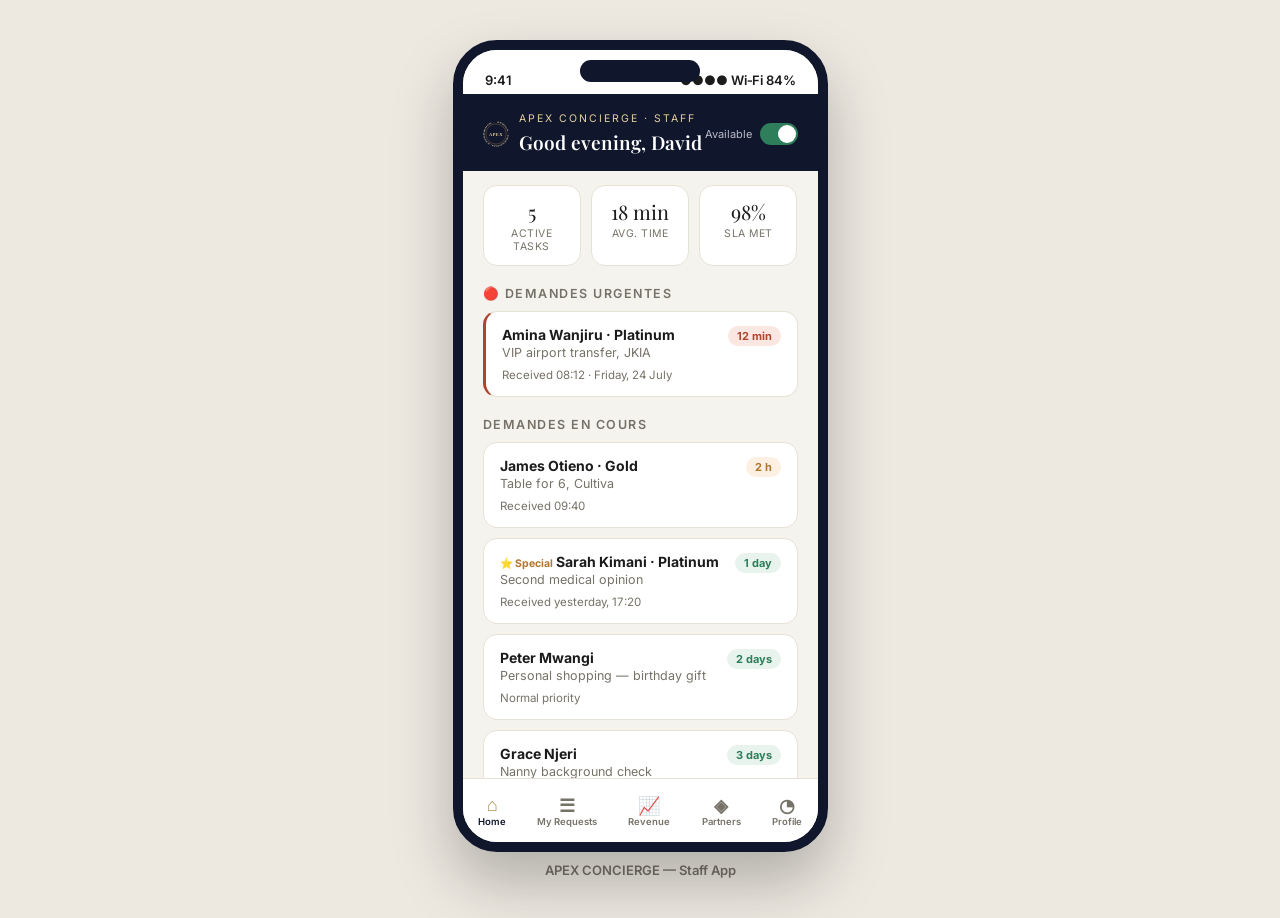
<file: v2/concierge_app.html>
<!DOCTYPE html>
<html lang="en">
<head>
<meta charset="UTF-8">
<meta name="viewport" content="width=device-width, initial-scale=1.0">
<title>APEX Concierge — Staff App (Prototype)</title>
<link rel="icon" href="assets/img/logo-mark.svg" type="image/svg+xml">
<link rel="preconnect" href="https://fonts.googleapis.com">
<link href="https://fonts.googleapis.com/css2?family=Playfair+Display:wght@500;600;700&family=Inter:wght@400;500;600;700&display=swap" rel="stylesheet">
<style>
  :root{
    --navy:#10162B; --navy2:#1C2541; --gold:#B08D57; --gold-light:#E4CFA0;
    --cream:#F5F3EE; --paper:#FFFFFF; --ink:#1B1B1B; --muted:#767268;
    --border:#E7E2D6; --success:#2E7D5B; --success-bg:#E7F3EC;
    --warn:#B0752E; --warn-bg:#FBF0E1; --danger:#B0452E; --danger-bg:#FBE7E2;
    --info:#3A5A9C; --info-bg:#E7EAF6;
  }
  *{box-sizing:border-box;}
  html,body{margin:0;padding:0;}
  body{
    font-family:'Inter',sans-serif; background:#EDE9E1; color:var(--ink);
    display:flex; flex-wrap:wrap; gap:40px; justify-content:center; padding:40px 20px;
  }
  h1,h2,h3,.serif{font-family:'Playfair Display',serif;}
  .phone{
    width:375px; height:812px; background:var(--paper); border-radius:44px;
    border:10px solid var(--navy); box-shadow:0 30px 60px rgba(0,0,0,.25);
    overflow:hidden; position:relative; display:flex; flex-direction:column;
  }
  .notch{ position:absolute; top:10px; left:50%; transform:translateX(-50%); width:120px; height:22px; background:var(--navy); border-radius:14px; z-index:50; }
  .statusbar{ height:44px; flex:0 0 auto; background:var(--paper); display:flex; align-items:flex-end; justify-content:space-between; padding:0 22px 6px; font-size:13px; font-weight:600; }
  .screen{ flex:1; overflow-y:auto; display:none; background:var(--cream); }
  .screen.active{ display:block; }
  .screen::-webkit-scrollbar{display:none;}

  .appbar{ background:var(--navy); color:#fff; padding:18px 20px 16px; display:flex; justify-content:space-between; align-items:center; }
  .appbar .left{ display:flex; align-items:center; gap:10px; }
  .appbar .logo{ width:26px; height:26px; border-radius:7px; flex:0 0 auto; }
  .appbar .brand{ font-size:10.5px; letter-spacing:2px; color:var(--gold-light); text-transform:uppercase; display:flex; align-items:center; gap:2px; }
  .appbar .back{ cursor:pointer; margin-right:10px; color:var(--gold-light); font-size:15px; }
  .appbar h1{ font-size:19px; margin:4px 0 0; color:#fff; font-weight:600; }
  .toggle{ display:flex; align-items:center; gap:8px; font-size:11px; color:#B9BAC9; }
  .switch{ width:38px; height:22px; border-radius:20px; background:var(--success); position:relative; cursor:pointer; }
  .switch::after{ content:""; width:18px; height:18px; border-radius:50%; background:#fff; position:absolute; right:2px; top:2px; transition:.2s; }
  .switch.off{ background:#767268; }
  .switch.off::after{ right:auto; left:2px; }

  .stat-row{ display:flex; gap:10px; margin:14px 20px; }
  .stat{ flex:1; background:var(--paper); border:1px solid var(--border); border-radius:14px; padding:12px; text-align:center; }
  .stat .n{ font-family:'Playfair Display',serif; font-size:20px; }
  .stat .l{ font-size:10.5px; color:var(--muted); text-transform:uppercase; letter-spacing:.5px; margin-top:2px; }

  .section-title{ font-size:12.5px; text-transform:uppercase; letter-spacing:1.5px; color:var(--muted); margin:20px 20px 10px; font-weight:600; display:flex; justify-content:space-between; }
  .section-title .more{ color:var(--gold); text-transform:none; letter-spacing:0; font-weight:600; cursor:pointer; }

  .task{ margin:0 20px 10px; background:var(--paper); border:1px solid var(--border); border-radius:14px; padding:14px 16px; cursor:pointer; }
  .task.urgent{ border-left:3px solid var(--danger); }
  .task .top{ display:flex; justify-content:space-between; align-items:flex-start; }
  .task .cl{ font-weight:700; font-size:14px; }
  .task .svc{ font-size:12.5px; color:var(--muted); margin-top:2px; }
  .sla{ font-size:11px; font-weight:700; padding:3px 9px; border-radius:20px; white-space:nowrap; }
  .sla.red{ background:var(--danger-bg); color:var(--danger); }
  .sla.amber{ background:var(--warn-bg); color:var(--warn); }
  .sla.green{ background:var(--success-bg); color:var(--success); }
  .sla.blue{ background:var(--info-bg); color:var(--info); }
  .task .top .badges{ display:flex; flex-direction:column; align-items:flex-end; gap:4px; }
  .statuspill{ font-size:10.5px; font-weight:700; padding:3px 8px; border-radius:20px; white-space:nowrap; }
  .statuspill.progress{ background:var(--info-bg); color:var(--info); }
  .statuspill.completed{ background:var(--success-bg); color:var(--success); }
  .task.done{ opacity:.55; }
  .task.live{ border-left:3px solid var(--gold); }
  .chat-tabs{ display:flex; gap:8px; margin:14px 20px; background:var(--paper); border:1px solid var(--border); border-radius:12px; padding:4px; }
  .chat-tab{ flex:1; text-align:center; padding:9px; border-radius:9px; font-size:12.5px; font-weight:700; color:var(--muted); cursor:pointer; }
  .chat-tab.active{ background:var(--navy); color:#fff; }
  .tab-badge{ display:inline-block; min-width:16px; height:16px; padding:0 4px; border-radius:20px; background:var(--danger); color:#fff; font-size:10px; font-weight:700; line-height:16px; margin-left:5px; vertical-align:middle; }
  .chat-pane{ display:none; }
  .chat-pane.active{ display:block; }
  .live-tag{ font-size:10.5px; font-weight:700; color:var(--gold); }
  .flagbtn{ display:inline-block; font-size:11px; font-weight:700; padding:4px 10px; border-radius:20px; margin-left:6px; cursor:pointer; background:var(--cream); color:var(--muted); border:1px solid var(--border); }
  .flagbtn.urgent.on{ background:var(--danger-bg); color:var(--danger); border-color:transparent; }
  .flagbtn.special.on{ background:var(--warn-bg); color:var(--warn); border-color:transparent; }
  .task .meta{ font-size:11.5px; color:var(--muted); margin-top:8px; }

  .detail-card{ margin:16px 20px; background:var(--paper); border:1px solid var(--border); border-radius:16px; padding:16px; }
  .detail-card h3{ margin:0 0 4px; font-size:16px; }
  .kv{ display:flex; justify-content:space-between; font-size:13px; padding:8px 0; border-top:1px solid var(--border); gap:10px; }
  .kv:first-of-type{ border-top:none; }
  .kv .v{ color:var(--muted); text-align:right; max-width:60%; }
  .kv .v.strong{ color:var(--ink); font-weight:600; }
  .pill-row{ display:flex; gap:8px; margin-top:14px; flex-wrap:wrap; }
  .pillbtn{ flex:1; min-width:30%; text-align:center; padding:10px 6px; border-radius:10px; font-size:12px; font-weight:700; cursor:pointer; }
  .pillbtn.primary{ background:var(--navy); color:#fff; }
  .pillbtn.gold{ background:var(--gold); color:#fff; }
  .pillbtn.ghost{ background:var(--cream); color:var(--ink); border:1px solid var(--border); }
  .pillbtn.full{ flex:0 0 100%; }

  .pref-note{ background:var(--warn-bg); color:#6b4a17; font-size:12.5px; padding:12px 14px; border-radius:12px; margin:0 20px 16px; }
  .status-banner{ display:flex; align-items:center; gap:10px; font-size:12.5px; font-weight:600; padding:12px 14px; border-radius:12px; margin:0 20px 16px; }
  .status-banner.ok{ background:var(--success-bg); color:var(--success); }
  .status-banner.warn{ background:var(--warn-bg); color:#6b4a17; }
  .status-banner.info{ background:var(--info-bg); color:var(--info); }

  .chat{ margin:0 20px 16px; }
  .bubble{ max-width:78%; padding:10px 14px; border-radius:14px; font-size:13px; margin-bottom:8px; line-height:1.4; }
  .bubble.them{ background:var(--paper); border:1px solid var(--border); border-bottom-left-radius:4px; }
  .bubble.me{ background:var(--navy); color:#fff; margin-left:auto; border-bottom-right-radius:4px; }

  .partner{ display:flex; align-items:center; gap:12px; margin:0 20px 10px; background:var(--paper); border:1px solid var(--border); border-radius:14px; padding:12px 14px; }
  .partner .ic{ width:38px;height:38px;border-radius:10px;background:var(--cream);display:flex;align-items:center;justify-content:center;font-size:17px; flex:0 0 auto; }
  .partner .info{ flex:1; min-width:0; }
  .partner .name{ font-weight:600; font-size:13.5px; }
  .partner .cat{ font-size:11.5px; color:var(--muted); }
  .partner .rating{ font-size:11px; color:var(--gold); margin-top:2px; font-weight:600; }
  .assignbtn{ flex:0 0 auto; background:var(--navy); color:#fff; font-size:11.5px; font-weight:700; padding:7px 12px; border-radius:20px; cursor:pointer; }
  .assignbtn.done{ background:var(--success); }

  .searchbar{ margin:14px 20px; background:var(--paper); border:1px solid var(--border); border-radius:12px; padding:10px 14px; color:var(--muted); font-size:13px; }

  .day-row{ display:flex; justify-content:space-between; align-items:center; margin:0 20px 10px; background:var(--paper); border:1px solid var(--border); border-radius:12px; padding:12px 16px; font-size:13px; }
  .day-row .d{ font-weight:600; }
  .day-row .h{ color:var(--muted); }

  .profile-head{ text-align:center; padding:26px 20px 6px; }
  .avatar{ width:70px;height:70px;border-radius:50%;background:var(--navy);color:var(--gold-light);display:flex;align-items:center;justify-content:center;font-weight:700;font-family:'Playfair Display',serif; font-size:22px; margin:0 auto 10px; }
  .perf-grid{ display:grid; grid-template-columns:1fr 1fr; gap:10px; margin:16px 20px; }
  .perf{ background:var(--paper); border:1px solid var(--border); border-radius:14px; padding:14px; text-align:center; }
  .perf .n{ font-family:'Playfair Display',serif; font-size:22px; color:var(--navy); }
  .perf .l{ font-size:11px; color:var(--muted); margin-top:4px; }

  /* Quote / Invoice */
  .doc-head{ margin:16px 20px; background:var(--navy); border-radius:16px; padding:18px; color:#fff; }
  .doc-head .lbl{ font-size:11px; color:var(--gold-light); letter-spacing:1.5px; text-transform:uppercase; }
  .doc-head .client{ font-family:'Playfair Display',serif; font-size:19px; margin-top:4px; }
  .doc-head .ref{ font-size:11.5px; color:#C9CADA; margin-top:2px; }
  .line-card{ margin:0 20px 12px; background:var(--paper); border:1px solid var(--border); border-radius:16px; overflow:hidden; }
  .line-item{ display:flex; justify-content:space-between; padding:13px 16px; border-bottom:1px solid var(--border); font-size:13px; gap:10px; }
  .line-item:last-child{ border-bottom:none; }
  .line-item .desc{ flex:1; }
  .line-item .desc .t1{ font-weight:600; }
  .line-item .desc .t2{ font-size:11.5px; color:var(--muted); margin-top:2px; }
  .line-item .amt{ font-weight:700; white-space:nowrap; }
  .line-total{ display:flex; justify-content:space-between; padding:14px 16px; background:var(--cream); font-weight:700; font-size:14.5px; }
  .line-total .n{ font-family:'Playfair Display',serif; color:var(--navy); }
  .doc-status{ display:flex; justify-content:center; margin:0 20px 16px; }
  .doc-status span{ font-size:11.5px; font-weight:700; padding:5px 14px; border-radius:20px; }

  .pay-card{ margin:0 20px 16px; background:var(--paper); border:1px dashed var(--gold); border-radius:16px; padding:16px; }
  .pay-card .top{ display:flex; justify-content:space-between; align-items:center; margin-bottom:10px; }
  .pay-card .method{ display:flex; align-items:center; gap:8px; font-weight:600; font-size:13.5px; }
  .pay-card .method .ic{ width:28px;height:28px;border-radius:8px;background:var(--success-bg);color:var(--success);display:flex;align-items:center;justify-content:center;font-size:14px; }

  .finance-row{ margin:0 20px 10px; background:var(--paper); border:1px solid var(--border); border-radius:14px; padding:13px 16px; cursor:pointer; }
  .finance-row .top{ display:flex; justify-content:space-between; }
  .finance-row .cl{ font-weight:700; font-size:13.5px; }
  .finance-row .svc{ font-size:12px; color:var(--muted); margin-top:2px; }
  .finance-row .amt{ font-family:'Playfair Display',serif; font-size:15px; color:var(--navy); }
  .doctag{ font-size:10.5px; font-weight:700; padding:3px 8px; border-radius:20px; }
  .doctag.quote{ background:var(--info-bg); color:var(--info); }
  .doctag.sent{ background:var(--warn-bg); color:var(--warn); }
  .doctag.accepted{ background:var(--success-bg); color:var(--success); }
  .doctag.paid{ background:var(--success-bg); color:var(--success); }
  .doctag.pending{ background:var(--warn-bg); color:var(--warn); }
  .doctag.declined{ background:#EEEEEE; color:#5A5A5A; }
  .revenue-hint{ margin:0 20px 16px; font-size:12.5px; color:var(--muted); text-align:center; padding:24px 10px; }

  .bottomnav{ flex:0 0 64px; background:var(--paper); border-top:1px solid var(--border); display:flex; align-items:center; justify-content:space-around; }
  .navbtn{ text-align:center; color:var(--muted); font-size:9.5px; cursor:pointer; font-weight:600; }
  .navbtn .ic{ font-size:18px; display:block; }
  .navbtn.active{ color:var(--navy); }
  .navbtn.active .ic{ color:var(--gold); }
  .frame-label{ text-align:center; font-size:13px; color:var(--muted); margin-top:10px; font-weight:600; }

  .toast{ position:absolute; left:20px; right:20px; bottom:82px; background:var(--navy); color:#fff; padding:12px 16px; border-radius:12px; font-size:12.5px; font-weight:600; text-align:center; box-shadow:0 10px 24px rgba(16,22,43,.35); z-index:60; opacity:0; pointer-events:none; transition:.25s; }
  .toast.show{ opacity:1; transform:translateY(-4px); }
</style>
</head>
<body>
<div>
<div class="phone">
  <div class="notch"></div>
  <div class="statusbar"><span>9:41</span><span>●●●●  Wi‑Fi  84%</span></div>

  <!-- DASHBOARD -->
  <div class="screen active" id="s-dash">
    <div class="appbar">
      <div class="left">
        <img class="logo" src="assets/img/logo-mark.svg" alt="APEX">
        <div><div class="brand">APEX Concierge · Staff</div><h1>Good evening, David</h1></div>
      </div>
      <div class="toggle">Available<div class="switch" id="avail-switch" onclick="toggleAvail(this)"></div></div>
    </div>
    <div class="stat-row">
      <div class="stat"><div class="n" id="stat-active">5</div><div class="l">Active tasks</div></div>
      <div class="stat"><div class="n">18 min</div><div class="l">Avg. time</div></div>
      <div class="stat"><div class="n">98%</div><div class="l">SLA met</div></div>
    </div>
    <div class="section-title">🔴 Demandes urgentes</div>
    <div id="dash-urgent"></div>
    <div class="section-title">Demandes en cours</div>
    <div id="dash-active"></div>
    <div class="section-title">Demandes traitées</div>
    <div id="dash-done"></div>
    <div class="section-title">Awaiting payment <span class="more" onclick="showScreen('s-revenue')">See revenue →</span></div>
    <div class="task" onclick="openInvoice('jkia')">
      <div class="top"><div><div class="cl">Amina Wanjiru</div><div class="svc">Invoice #APX-INV-2214</div></div><span class="sla blue">Pending</span></div>
      <div class="meta">Sent 25 July · €640 due</div>
    </div>
    <div style="height:20px"></div>
  </div>

  <!-- MY REQUESTS -->
  <div class="screen" id="s-queue">
    <div class="appbar" style="padding-bottom:14px;">
      <div class="left"><img class="logo" src="assets/img/logo-mark.svg" alt="APEX"><div><div class="brand">My Requests</div><h1 style="font-size:19px;" id="queue-count">5 requests</h1></div></div>
    </div>
    <div class="section-title">🔴 Urgent</div>
    <div id="q-urgent"></div>
    <div class="section-title">À traiter</div>
    <div id="q-pending"></div>
    <div class="section-title">⭐ Spécial</div>
    <div id="q-special"></div>
    <div class="section-title">✓ Fait</div>
    <div id="q-done"></div>
    <div style="height:20px"></div>
  </div>

  <!-- DETAIL -->
  <div class="screen" id="s-detail">
    <div class="appbar" style="padding-bottom:14px;">
      <div class="left"><span class="back" onclick="showScreen('s-queue')">←</span><div><div class="brand">Request detail</div><h1 style="font-size:19px;" id="detail-title">VIP Airport Transfer</h1></div></div>
    </div>
    <div class="detail-card">
      <h3 id="detail-client-name" onclick="openClientProfile(currentRequestKey)" style="cursor:pointer;">Amina Wanjiru <span style="font-size:11.5px; color:var(--gold); font-weight:700;">👤 Fiche client ›</span></h3>
      <div class="kv"><span>Status</span><span class="v strong" id="detail-status">New request</span></div>
      <div class="kv"><span>Priorité</span><span class="v">
        <span class="flagbtn urgent" id="flag-urgent" onclick="toggleRequestFlag('urgent')">🔴 Urgent</span>
        <span class="flagbtn special" id="flag-special" onclick="toggleRequestFlag('special')">⭐ Spécial</span>
      </span></div>
      <div class="kv"><span>Member since</span><span class="v">2024 · Platinum</span></div>
      <div class="kv" id="detail-flight-row"><span>Flight</span><span class="v">KQ102, arriving 18:40</span></div>
      <div class="kv" id="detail-vehicle-row"><span>Vehicle</span><span class="v">Armoured sedan + driver</span></div>
      <div class="kv"><span>Provider assigned</span><span class="v strong" id="detail-provider">Not yet assigned</span></div>
      <div class="kv"><span>Budget</span><span class="v">Included in subscription</span></div>
      <div class="pill-row">
        <div class="pillbtn primary full" id="btn-accept" onclick="acceptRequest()">✓ Accept Request</div>
        <div class="pillbtn ghost" onclick="showScreen('s-chat')">💬 Message</div>
        <div class="pillbtn gold" onclick="showScreen('s-match')">🤝 Assign Provider</div>
        <div class="pillbtn primary" onclick="openQuoteBuilder()">📄 Create Quote</div>
        <div class="pillbtn ghost full" id="btn-complete" onclick="completeRequest()">✓ Mark Complete</div>
      </div>
    </div>
    <div class="pref-note" id="detail-pref-note">⚠ Client preference: discreet driver, no visible branding on the vehicle, customs fast-track required.</div>
    <div class="section-title">Client history</div>
    <div class="detail-card">
      <div class="kv"><span>19 Jul</span><span class="v">Restaurant booking — completed</span></div>
      <div class="kv"><span>14 Jul</span><span class="v">Health check-up — completed</span></div>
    </div>
    <div style="height:20px"></div>
  </div>

  <!-- CLIENT PROFILE -->
  <div class="screen" id="s-client-profile">
    <div class="appbar" style="padding-bottom:6px;">
      <div class="left"><span class="back" onclick="showScreen('s-detail')">←</span><div class="brand">Client Profile</div></div>
    </div>
    <div class="profile-head">
      <div class="avatar" id="cp-avatar">A</div>
      <h2 style="margin:0; font-size:18px;" id="cp-name">Amina Wanjiru</h2>
      <div style="color:var(--muted); font-size:13px;" id="cp-tier">Platinum · Membre depuis 2024</div>
    </div>
    <div class="section-title">Coordonnées</div>
    <div class="detail-card">
      <div class="kv"><span>Email</span><span class="v" id="cp-email">—</span></div>
      <div class="kv"><span>Téléphone</span><span class="v" id="cp-phone">—</span></div>
    </div>

    <div class="section-title">Notes &amp; préférences <span class="hint" id="cp-notes-count" style="color:var(--muted); font-weight:500; text-transform:none; letter-spacing:0;"></span></div>
    <div id="cp-notes-list"></div>
    <div style="margin:0 20px 16px; display:flex; gap:8px;">
      <input id="cp-note-input" type="text" placeholder="Ajouter une note (préférence, allergie, consigne…)" autocomplete="off"
             style="flex:1; background:var(--paper); border:1px solid var(--border); border-radius:20px; padding:10px 16px; color:var(--ink); font-size:13px; font-family:'Inter',sans-serif;"
             onkeydown="if(event.key==='Enter'){ event.preventDefault(); addClientNote(); }">
      <div style="width:38px;height:38px;border-radius:50%;background:var(--navy);color:#fff;display:flex;align-items:center;justify-content:center;cursor:pointer;" onclick="addClientNote()">➤</div>
    </div>

    <div class="section-title">Historique des demandes <span class="hint" id="cp-history-count" style="color:var(--muted); font-weight:500; text-transform:none; letter-spacing:0;"></span></div>
    <div id="client-history-list"></div>
    <div style="height:20px"></div>
  </div>

  <!-- MATCH / ASSIGN PROVIDER -->
  <div class="screen" id="s-match">
    <div class="appbar" style="padding-bottom:14px;">
      <div class="left"><span class="back" onclick="showScreen('s-detail')">←</span><div><div class="brand">Provider matching</div><h1 style="font-size:19px;">Assign a provider</h1></div></div>
    </div>
    <div class="searchbar">🔍 Search transport &amp; security providers…</div>
    <div class="section-title">Recommended for this request</div>
    <div class="partner">
      <div class="ic">🚗</div>
      <div class="info"><div class="name">SafeRide Executive</div><div class="cat">Secure transport, 24/7</div><div class="rating">★ 4.9 · Responds in ~6 min</div></div>
      <div class="assignbtn" onclick="assignProvider(this,'SafeRide Executive')">Assign</div>
    </div>
    <div class="partner">
      <div class="ic">🛡️</div>
      <div class="info"><div class="name">Sentinel Protection</div><div class="cat">Close protection</div><div class="rating">★ 4.8 · Responds in ~10 min</div></div>
      <div class="assignbtn" onclick="assignProvider(this,'Sentinel Protection')">Assign</div>
    </div>
    <div class="partner">
      <div class="ic">🚙</div>
      <div class="info"><div class="name">Nairobi VIP Transfers</div><div class="cat">Airport &amp; corporate transport</div><div class="rating">★ 4.7 · Responds in ~15 min</div></div>
      <div class="assignbtn" onclick="assignProvider(this,'Nairobi VIP Transfers')">Assign</div>
    </div>
    <div style="height:20px"></div>
  </div>

  <!-- QUOTE -->
  <div class="screen" id="s-quote">
    <div class="appbar" style="padding-bottom:14px;">
      <div class="left"><span class="back" onclick="showScreen('s-detail')">←</span><div><div class="brand">Quote</div><h1 style="font-size:19px;">Create a quote</h1></div></div>
    </div>

    <!-- Demande de démonstration : devis figé, inchangé -->
    <div id="quote-demo-view">
      <div class="doc-head">
        <div class="lbl">Quote for</div>
        <div class="client">Amina Wanjiru</div>
        <div class="ref">#APX-QT-2214 · VIP airport transfer</div>
      </div>
      <div class="line-card">
        <div class="line-item"><div class="desc"><div class="t1">Armoured sedan + driver</div><div class="t2">JKIA → Karen residence, one way</div></div><div class="amt">€380</div></div>
        <div class="line-item"><div class="desc"><div class="t1">Customs fast-track escort</div><div class="t2">Meet &amp; greet on arrival</div></div><div class="amt">€150</div></div>
        <div class="line-item"><div class="desc"><div class="t1">Concierge service fee</div><div class="t2">Included in Platinum membership</div></div><div class="amt">€0</div></div>
        <div class="line-total"><span>Total</span><span class="n">€530</span></div>
      </div>
      <div class="pill-row" style="margin:0 20px;">
        <div class="pillbtn ghost">✎ Edit</div>
        <div class="pillbtn primary" onclick="sendQuote()">Send Quote to Client</div>
      </div>
    </div>

    <!-- Demande en direct : générateur de devis dynamique HT / TVA / commission -->
    <div id="quote-live-view" style="display:none;">
      <div class="doc-head">
        <div class="lbl">Devis pour</div>
        <div class="client" id="quote-client-name">—</div>
        <div class="ref" id="quote-service-name">—</div>
      </div>

      <div class="section-title">Lignes du devis (HT)</div>
      <div id="quote-items-list"></div>
      <div style="margin:0 20px 14px; display:flex; gap:8px;">
        <input id="quote-item-desc" type="text" placeholder="Description de la prestation"
               style="flex:1.6; padding:9px 12px; border:1px solid var(--border); border-radius:8px; font-size:13px; font-family:'Inter',sans-serif;">
        <input id="quote-item-amount" type="number" placeholder="€ HT" min="0" step="0.01"
               style="width:84px; padding:9px 12px; border:1px solid var(--border); border-radius:8px; font-size:13px; font-family:'Inter',sans-serif;">
        <div class="pillbtn ghost" style="flex:0 0 auto; padding:9px 14px;" onclick="addQuoteItem()">+ Ajouter</div>
      </div>

      <div class="status-banner info" style="justify-content:space-between; cursor:pointer;" onclick="toggleQuoteMembership()">
        <span id="quote-membership-label">🎫 Client abonné à un membership — pas de commission</span>
        <span class="switch" id="quote-membership-switch"></span>
      </div>

      <div class="line-card" style="margin-top:16px;">
        <div class="line-item"><div class="desc">Sous-total HT</div><div class="amt" id="quote-sum-ht">€0.00</div></div>
        <div class="line-item"><div class="desc">TVA (20%)</div><div class="amt" id="quote-sum-vat">€0.00</div></div>
        <div class="line-item" id="quote-commission-row" style="display:none;"><div class="desc">Commission conciergerie (20%)</div><div class="amt" id="quote-sum-commission">€0.00</div></div>
        <div class="line-total"><span>Total TTC</span><span class="n" id="quote-sum-total">€0.00</span></div>
      </div>

      <div class="pill-row" style="margin:14px 20px 0;">
        <div class="pillbtn primary full" onclick="sendLiveQuote()">📄 Envoyer le devis au client</div>
      </div>
    </div>
    <div style="height:20px"></div>
  </div>

  <!-- INVOICE -->
  <div class="screen" id="s-invoice">
    <div class="appbar" style="padding-bottom:14px;">
      <div class="left"><span class="back" onclick="showScreen('s-revenue')">←</span><div><div class="brand">Invoice</div><h1 style="font-size:19px;" id="invoice-title">Invoice #APX-INV-2214</h1></div></div>
    </div>
    <div class="doc-status"><span class="doctag pending" id="invoice-status-tag">Payment pending</span></div>
    <div class="doc-head">
      <div class="lbl">Billed to</div>
      <div class="client">Amina Wanjiru</div>
      <div class="ref">#APX-INV-2214 · VIP airport transfer</div>
    </div>
    <div class="line-card">
      <div class="line-item"><div class="desc"><div class="t1">Armoured sedan + driver</div><div class="t2">JKIA → Karen residence, one way</div></div><div class="amt">€380</div></div>
      <div class="line-item"><div class="desc"><div class="t1">Customs fast-track escort</div><div class="t2">Meet &amp; greet on arrival</div></div><div class="amt">€150</div></div>
      <div class="line-item"><div class="desc"><div class="t1">Concierge service fee</div><div class="t2">Included in Platinum membership</div></div><div class="amt">€0</div></div>
      <div class="line-total"><span>Total due</span><span class="n">€530</span></div>
    </div>
    <div class="section-title">Incoming payment</div>
    <div class="pay-card">
      <div class="top">
        <div class="method"><div class="ic">📱</div>M-Pesa STK Push</div>
        <div style="font-weight:700;">€530</div>
      </div>
      <div style="font-size:12px; color:var(--muted);">Ref. QGT7X92KLM · Received 26 Jul, 14:32</div>
      <div class="pill-row">
        <div class="pillbtn ghost" onclick="rejectPayment()">Flag issue</div>
        <div class="pillbtn primary" onclick="validatePayment()">✓ Validate Payment</div>
      </div>
    </div>
    <div style="height:20px"></div>
  </div>

  <!-- REVENUE -->
  <div class="screen" id="s-revenue">
    <div class="appbar" style="padding-bottom:14px;">
      <div class="left"><img class="logo" src="assets/img/logo-mark.svg" alt="APEX"><div><div class="brand">My Revenue</div><h1 style="font-size:19px;">Chiffre d'affaires</h1></div></div>
    </div>
    <div class="stat-row">
      <div class="stat"><div class="n" id="rev-week">€950</div><div class="l">This week</div></div>
      <div class="stat"><div class="n" id="rev-month">€3,400</div><div class="l">This month</div></div>
    </div>
    <div class="section-title">📊 Comparaison avec l'équipe</div>
    <div class="perf-grid" id="team-rank-summary"></div>
    <div class="detail-card" id="team-rank-list"></div>
    <div class="section-title">Missions billed this month</div>
    <div id="rev-missions"></div>
    <div style="height:20px"></div>
  </div>

  <!-- CHAT -->
  <div class="screen" id="s-chat">
    <div class="appbar" style="padding-bottom:14px;"><div class="left"><span class="back" onclick="showScreen('s-detail')">←</span><div><div class="brand">Message client</div><h1 style="font-size:19px;" id="chat-client-name">Amina Wanjiru</h1></div></div></div>

    <div class="chat-tabs">
      <div class="chat-tab active" data-ctab="messages" onclick="switchConciergeChatTab('messages')">💬 Messages</div>
      <div class="chat-tab" data-ctab="quote" onclick="switchConciergeChatTab('quote')">📄 Devis<span class="tab-badge" id="quote-tab-badge-c" style="display:none;"></span></div>
    </div>

    <div class="chat-pane active" id="chat-pane-messages">
      <div class="chat" id="chat-messages"></div>
      <div style="margin:0 20px; display:flex; gap:8px;">
        <input id="chat-input" type="text" placeholder="Write a message…" autocomplete="off"
               style="flex:1; background:var(--paper); border:1px solid var(--border); border-radius:20px; padding:10px 16px; color:var(--ink); font-size:13px; font-family:'Inter',sans-serif;"
               onkeydown="if(event.key==='Enter'){ event.preventDefault(); sendConciergeMessage(); }">
        <div style="width:38px;height:38px;border-radius:50%;background:var(--navy);color:#fff;display:flex;align-items:center;justify-content:center;cursor:pointer;" onclick="sendConciergeMessage()">➤</div>
      </div>
    </div>

    <div class="chat-pane" id="chat-pane-quote">
      <div id="quote-status-card"></div>
    </div>
    <div style="height:20px"></div>
  </div>

  <!-- PARTNERS -->
  <div class="screen" id="s-partners">
    <div class="appbar" style="padding-bottom:14px;"><div class="left"><img class="logo" src="assets/img/logo-mark.svg" alt="APEX"><div><div class="brand">Directory</div><h1 style="font-size:19px;">Partner network</h1></div></div></div>
    <div class="searchbar">🔍 Search a partner…</div>
    <div class="section-title">Security &amp; transport</div>
    <div class="partner"><div class="ic">🚗</div><div class="info"><div class="name">SafeRide Executive</div><div class="cat">Secure transport, 24/7</div></div><div class="assignbtn" style="background:var(--success-bg); color:var(--success);">📞</div></div>
    <div class="partner"><div class="ic">🛡️</div><div class="info"><div class="name">Sentinel Protection</div><div class="cat">Close protection</div></div><div class="assignbtn" style="background:var(--success-bg); color:var(--success);">📞</div></div>
    <div class="section-title">Hospitality &amp; dining</div>
    <div class="partner"><div class="ic">🍽️</div><div class="info"><div class="name">Cultiva Restaurant</div><div class="cat">Priority bookings</div></div><div class="assignbtn" style="background:var(--success-bg); color:var(--success);">📞</div></div>
    <div class="partner"><div class="ic">🏨</div><div class="info"><div class="name">Villa Rosa Kempinski</div><div class="cat">Rooms &amp; events</div></div><div class="assignbtn" style="background:var(--success-bg); color:var(--success);">📞</div></div>
    <div class="section-title">Health</div>
    <div class="partner"><div class="ic">🏥</div><div class="info"><div class="name">Nairobi Hospital — VIP Wing</div><div class="cat">Priority consultations</div></div><div class="assignbtn" style="background:var(--success-bg); color:var(--success);">📞</div></div>
    <div style="height:20px"></div>
  </div>

  <!-- PROFILE -->
  <div class="screen" id="s-profile">
    <div class="appbar" style="padding-bottom:6px;"><div class="left"><img class="logo" src="assets/img/logo-mark.svg" alt="APEX"><div class="brand">Profile</div></div></div>
    <div class="profile-head">
      <div class="avatar">D</div>
      <h2 style="margin:0; font-size:18px;">David Kamau</h2>
      <div style="color:var(--muted); font-size:13px;">Senior concierge · Travel &amp; security</div>
    </div>
    <div class="perf-grid">
      <div class="perf"><div class="n">98%</div><div class="l">SLA met (30d)</div></div>
      <div class="perf"><div class="n">4.9/5</div><div class="l">Client satisfaction</div></div>
      <div class="perf"><div class="n">312</div><div class="l">Requests handled</div></div>
      <div class="perf"><div class="n">18 min</div><div class="l">Avg. response time</div></div>
    </div>
    <div class="section-title">This week</div>
    <div class="day-row"><span class="d">Monday 20</span><span class="h">08:00 – 18:00</span></div>
    <div class="day-row"><span class="d">Tuesday 21</span><span class="h">08:00 – 18:00</span></div>
    <div class="day-row"><span class="d">Wednesday 22</span><span class="h">08:00 – 20:00</span></div>
    <div class="day-row"><span class="d">Thursday 23</span><span class="h">Off</span></div>
    <div class="day-row"><span class="d">Friday 24</span><span class="h">07:00 – 22:00</span></div>
    <div class="day-row"><span class="d">Saturday 25</span><span class="h">On call</span></div>
    <div style="height:20px"></div>
  </div>

  <div class="toast" id="toast"></div>

  <div class="bottomnav">
    <div class="navbtn active" data-nav="s-dash" onclick="showScreen('s-dash')"><span class="ic">⌂</span>Home</div>
    <div class="navbtn" data-nav="s-queue" onclick="showScreen('s-queue')"><span class="ic">☰</span>My Requests</div>
    <div class="navbtn" data-nav="s-revenue" onclick="showScreen('s-revenue')"><span class="ic">📈</span>Revenue</div>
    <div class="navbtn" data-nav="s-partners" onclick="showScreen('s-partners')"><span class="ic">◈</span>Partners</div>
    <div class="navbtn" data-nav="s-profile" onclick="showScreen('s-profile')"><span class="ic">◔</span>Profile</div>
  </div>
</div>
<div class="frame-label">APEX CONCIERGE — Staff App</div>
</div>

<script src="assets/js/request-bridge.js"></script>
<script>
const REQUESTS = {
  jkia:    { title:"VIP Airport Transfer",   client:"Amina Wanjiru", tier:"Platinum", service:"VIP airport transfer, JKIA",           sla:"12 min", slaClass:"red",   received:"Received 08:12 · Friday, 24 July", status:"new", amount:530,  urgent:true,  special:false },
  cultiva: { title:"Table for 6, Cultiva",   client:"James Otieno",  tier:"Gold",     service:"Table for 6, Cultiva",                 sla:"2 h",    slaClass:"amber", received:"Received 09:40",                    status:"new", amount:290,  urgent:false, special:false },
  medical: { title:"Second Medical Opinion", client:"Sarah Kimani",  tier:"Platinum", service:"Second medical opinion",               sla:"1 day",  slaClass:"green", received:"Received yesterday, 17:20",         status:"new", amount:1120, urgent:false, special:true },
  shopping:{ title:"Personal Shopping",      client:"Peter Mwangi",  tier:"",         service:"Personal shopping — birthday gift",    sla:"2 days", slaClass:"green", received:"Normal priority",                   status:"new", amount:310,  urgent:false, special:false },
  nanny:   { title:"Nanny Background Check", client:"Grace Njeri",   tier:"",         service:"Nanny background check",               sla:"3 days", slaClass:"green", received:"Normal priority",                   status:"new", amount:95,   urgent:false, special:false },
};

const CLIENT_PROFILES = {
  'Amina Wanjiru': { email:'amina.wanjiru@email.com', phone:'+254 722 111 222', since:'2024' },
  'James Otieno':  { email:'james.otieno@email.com',  phone:'+254 733 222 333', since:'2025' },
  'Sarah Kimani':  { email:'sarah.kimani@email.com',  phone:'+254 744 333 444', since:'2023' },
  'Peter Mwangi':  { email:'peter.mwangi@email.com',  phone:'+254 755 444 555', since:'2025' },
  'Grace Njeri':   { email:'grace.njeri@email.com',   phone:'+254 766 555 666', since:'2024' },
};

let CLIENT_NOTES = {
  'Amina Wanjiru': [
    { text:'Préfère un chauffeur discret, sans branding visible sur le véhicule.', author:'David Kamau', time:'20 Jul' },
    { text:'Toujours confirmer le fast-track douane pour les vols internationaux.', author:'David Kamau', time:'15 Jun' },
  ],
  'James Otieno': [
    { text:'Aime les tables en terrasse chez Cultiva, jamais près de la cuisine.', author:'Faith Achieng', time:'10 Jul' },
  ],
  'Sarah Kimani': [
    { text:'Ne pas appeler avant 9h — préfère les messages écrits le matin.', author:'Lucy Wambui', time:'2 Jul' },
  ],
  'Peter Mwangi': [],
  'Grace Njeri':  [],
};

const TEAM_CONCIERGES = [
  { name:'David Kamau',   avgResponse:14, successRate:97, isMe:true },
  { name:'Faith Achieng', avgResponse:9,  successRate:95 },
  { name:'Brian Otieno',  avgResponse:22, successRate:88 },
  { name:'Lucy Wambui',   avgResponse:11, successRate:96 },
];

function requestCategory(r){
  if(r.status === 'done') return 'done';
  if(r.urgent || r.slaClass === 'red') return 'urgent';
  if(r.special) return 'special';
  return 'pending';
}

function emptyRow(text){
  return `<div class="task" style="cursor:default;"><div class="meta">${text}</div></div>`;
}
const STATUS_LABEL = { new:"New request", in_progress:"In progress", done:"Completed" };
const BASE_WEEK_REVENUE = 950;
const BASE_MONTH_REVENUE = 3400;
let currentRequestKey = null;
let LIVE_KEYS = [];
let liveSyncInitialized = false;
let seenMsgCount = {};
let lastNotifiedMsgCount = {};

function currentChatOpenKey(){
  const activeScreen = document.querySelector('.screen.active');
  return (activeScreen && activeScreen.id === 's-chat') ? currentRequestKey : null;
}

function syncLiveRequests(){
  if(typeof apexBridgeLoad !== 'function') return;
  apexBridgeLoad().forEach(r=>{
    if(!REQUESTS[r.id]){
      REQUESTS[r.id] = {
        title: r.service,
        client: r.client,
        tier: r.tier,
        service: r.service,
        sla: 'Live',
        slaClass: 'blue',
        received: 'Reçue via l\'app client · ' + new Date(r.createdAt).toLocaleTimeString('fr-FR', {hour:'2-digit', minute:'2-digit'}),
        status: r.status,
        amount: 0,
        live: true,
        hasUnread: false,
        urgent: false,
        special: false,
        accountType: r.accountType || '',
      };
      LIVE_KEYS.unshift(r.id);
      seenMsgCount[r.id] = 0;
      lastNotifiedMsgCount[r.id] = 0;
      if(liveSyncInitialized) showToast('🔴 New live request: ' + r.service + ' (' + r.client + ')');
    } else if(REQUESTS[r.id].live && REQUESTS[r.id].status !== r.status){
      REQUESTS[r.id].status = r.status;
    }

    if(REQUESTS[r.id] && REQUESTS[r.id].live){
      const msgs = apexBridgeLoadMessages(r.id);
      const seen = seenMsgCount[r.id] || 0;
      REQUESTS[r.id].hasUnread = msgs.length > seen && currentChatOpenKey() !== r.id;
      const lastNotified = lastNotifiedMsgCount[r.id] || 0;
      if(liveSyncInitialized && msgs.length > lastNotified){
        const lastMsg = msgs[msgs.length - 1];
        if(lastMsg.sender === 'client' && currentChatOpenKey() !== r.id){
          showToast('💬 New message from ' + REQUESTS[r.id].client + ' — ' + REQUESTS[r.id].service);
        }
      }
      lastNotifiedMsgCount[r.id] = msgs.length;
    }
  });
  liveSyncInitialized = true;
}

function taskBadgesHTML(r){
  let extra = '';
  if(r.status==='in_progress') extra = '<span class="statuspill progress">● In Progress</span>';
  if(r.status==='done') extra = '<span class="statuspill completed">✓ Completed</span>';
  return `<div class="badges"><span class="sla ${r.slaClass}">${r.sla}</span>${extra}</div>`;
}

function taskRowHTML(key){
  const r = REQUESTS[key];
  const cat = requestCategory(r);
  const cls = 'task' + (cat==='urgent' ? ' urgent' : '') + (cat==='done' ? ' done' : '') + (r.live ? ' live' : '');
  const liveTag = r.live ? '<span class="live-tag">🔴 LIVE</span> ' : '';
  const unreadTag = r.hasUnread ? '<span class="live-tag" style="color:var(--danger);">💬 New message</span> ' : '';
  const specialTag = cat==='special' ? '<span class="live-tag" style="color:var(--warn);">⭐ Special</span> ' : '';
  const clientLine = liveTag + unreadTag + specialTag + r.client + (r.tier ? ' · ' + r.tier : '');
  return `<div class="${cls}" onclick="openDetail('${key}')">
    <div class="top"><div><div class="cl">${clientLine}</div><div class="svc">${r.service}</div></div>${taskBadgesHTML(r)}</div>
    <div class="meta">${r.received}</div>
  </div>`;
}

function allRequestKeys(){
  const otherKeys = Object.keys(REQUESTS).filter(k=>!LIVE_KEYS.includes(k));
  return [...LIVE_KEYS, ...otherKeys];
}

function renderAll(){
  syncLiveRequests();
  syncQuotes();
  const activeCount = Object.values(REQUESTS).filter(r=>r.status!=='done').length;
  document.getElementById('stat-active').textContent = activeCount;
  renderDashboard();
  renderQueueScreen();
  renderRevenue();
}

function renderDashboard(){
  const keys = allRequestKeys();
  const urgent = [], active = [], done = [];
  keys.forEach(k=>{
    const r = REQUESTS[k]; if(!r) return;
    const cat = requestCategory(r);
    if(cat === 'urgent') urgent.push(k);
    else if(cat === 'done') done.push(k);
    else active.push(k);
  });
  document.getElementById('dash-urgent').innerHTML = urgent.map(taskRowHTML).join('') || emptyRow('Aucune demande urgente 🎉');
  document.getElementById('dash-active').innerHTML = active.map(taskRowHTML).join('') || emptyRow('Rien en cours pour le moment.');
  document.getElementById('dash-done').innerHTML = done.map(taskRowHTML).join('') || emptyRow('Aucune demande traitée pour l\'instant.');
}

function renderQueueScreen(){
  const keys = allRequestKeys();
  const buckets = { urgent:[], pending:[], special:[], done:[] };
  keys.forEach(k=>{
    const r = REQUESTS[k]; if(!r) return;
    buckets[requestCategory(r)].push(k);
  });
  document.getElementById('queue-count').textContent = keys.length + ' request' + (keys.length>1?'s':'');
  document.getElementById('q-urgent').innerHTML = buckets.urgent.map(taskRowHTML).join('') || emptyRow('No urgent requests.');
  document.getElementById('q-pending').innerHTML = buckets.pending.map(taskRowHTML).join('') || emptyRow('Nothing to process.');
  document.getElementById('q-special').innerHTML = buckets.special.map(taskRowHTML).join('') || emptyRow('No special requests.');
  document.getElementById('q-done').innerHTML = buckets.done.map(taskRowHTML).join('') || emptyRow('No completed requests yet.');
}

function renderRevenue(){
  const completed = Object.values(REQUESTS).filter(r=>r.status==='done');
  const completedAmt = completed.reduce((sum,r)=> sum + r.amount, 0);
  document.getElementById('rev-week').textContent = '€' + (BASE_WEEK_REVENUE + completedAmt).toLocaleString('en-US');
  document.getElementById('rev-month').textContent = '€' + (BASE_MONTH_REVENUE + completedAmt).toLocaleString('en-US');
  const root = document.getElementById('rev-missions');
  root.innerHTML = completed.length ? completed.map(r=>`
    <div class="finance-row" style="cursor:default;">
      <div class="top"><div><div class="cl">${r.client}</div><div class="svc">${r.service}</div></div><div class="amt">€${r.amount}</div></div>
      <div style="display:flex; justify-content:space-between; align-items:center; margin-top:8px;"><span class="doctag paid">Completed</span></div>
    </div>`).join('') : '<div class="revenue-hint">No missions completed yet this period.</div>';
  renderTeamComparison();
}

function renderTeamComparison(){
  const summaryRoot = document.getElementById('team-rank-summary');
  const listRoot = document.getElementById('team-rank-list');
  if(!summaryRoot || !listRoot) return;

  const bySpeed = [...TEAM_CONCIERGES].sort((a,b)=>a.avgResponse-b.avgResponse);
  const bySuccess = [...TEAM_CONCIERGES].sort((a,b)=>b.successRate-a.successRate);
  const speedRank = bySpeed.findIndex(c=>c.isMe) + 1;
  const successRank = bySuccess.findIndex(c=>c.isMe) + 1;
  const total = TEAM_CONCIERGES.length;

  summaryRoot.innerHTML = `
    <div class="perf"><div class="n">${speedRank}<span style="font-size:13px;">/${total}</span></div><div class="l">Reactivity rank</div></div>
    <div class="perf"><div class="n">${successRank}<span style="font-size:13px;">/${total}</span></div><div class="l">Success rate rank</div></div>
  `;

  const medal = i => ['🥇','🥈','🥉'][i] || (i+1)+'.';
  listRoot.innerHTML = `
    <h3 style="font-size:13px; margin-bottom:4px;">⚡ Reactivity leaderboard</h3>
    ${bySpeed.map((c,i)=>`<div class="kv"><span>${medal(i)} ${c.isMe?'You':c.name}</span><span class="v${c.isMe?' strong':''}">${c.avgResponse} min</span></div>`).join('')}
    <h3 style="font-size:13px; margin:16px 0 4px;">🎯 Success rate leaderboard</h3>
    ${bySuccess.map((c,i)=>`<div class="kv"><span>${medal(i)} ${c.isMe?'You':c.name}</span><span class="v${c.isMe?' strong':''}">${c.successRate}%</span></div>`).join('')}
  `;
}

function renderDetailState(){
  if(!currentRequestKey) return;
  const r = REQUESTS[currentRequestKey];
  document.getElementById('detail-client-name').firstChild.textContent = r.client + ' ';
  document.getElementById('detail-status').textContent = STATUS_LABEL[r.status];
  document.getElementById('btn-accept').style.display = r.status==='new' ? '' : 'none';
  document.getElementById('btn-complete').style.display = r.status==='in_progress' ? '' : 'none';
  document.getElementById('flag-urgent').classList.toggle('on', !!r.urgent || r.slaClass==='red');
  document.getElementById('flag-special').classList.toggle('on', !!r.special);
  const isJkiaDemo = currentRequestKey === 'jkia';
  document.getElementById('detail-flight-row').style.display = isJkiaDemo ? '' : 'none';
  document.getElementById('detail-vehicle-row').style.display = isJkiaDemo ? '' : 'none';
  document.getElementById('detail-pref-note').style.display = isJkiaDemo ? '' : 'none';
}

function toggleRequestFlag(flag){
  if(!currentRequestKey) return;
  const r = REQUESTS[currentRequestKey];
  r[flag] = !r[flag];
  renderDetailState();
  renderAll();
  showToast((r[flag] ? 'Marked as ' : 'Removed from ') + (flag==='urgent' ? 'urgent' : 'special'));
}

/* ===== Fiche client ===== */
function openClientProfile(key){
  const r = REQUESTS[key];
  if(!r) return;
  currentRequestKey = key;
  renderClientProfile();
  showScreen('s-client-profile');
}

function renderClientProfile(){
  const r = REQUESTS[currentRequestKey];
  if(!r) return;
  const name = r.client;
  const profile = CLIENT_PROFILES[name] || {};
  document.getElementById('cp-avatar').textContent = name.charAt(0);
  document.getElementById('cp-name').textContent = name;
  document.getElementById('cp-tier').textContent = (r.tier || 'No membership') + (profile.since ? ' · Member since ' + profile.since : (r.live ? ' · Live client' : ''));
  document.getElementById('cp-email').textContent = profile.email || '—';
  document.getElementById('cp-phone').textContent = profile.phone || '—';

  renderClientNotes();

  const history = Object.values(REQUESTS).filter(x => x.client === name);
  document.getElementById('cp-history-count').textContent = history.length + ' request' + (history.length>1?'s':'');
  const statusCls = { new:'pending', in_progress:'sent', done:'paid' };
  document.getElementById('client-history-list').innerHTML = history.length ? history.map(h=>`
    <div class="finance-row" style="cursor:default;">
      <div class="top"><div><div class="cl">${h.service}</div><div class="svc">${h.received}</div></div><div class="amt">€${h.amount || 0}</div></div>
      <div style="display:flex; justify-content:space-between; align-items:center; margin-top:8px;"><span class="doctag ${statusCls[h.status]}">${STATUS_LABEL[h.status]}</span></div>
    </div>`).join('') : '<div class="revenue-hint">No history for this client yet.</div>';
}

function renderClientNotes(){
  const r = REQUESTS[currentRequestKey];
  if(!r) return;
  const name = r.client;
  if(!CLIENT_NOTES[name]) CLIENT_NOTES[name] = [];
  const notes = CLIENT_NOTES[name];
  document.getElementById('cp-notes-count').textContent = notes.length + ' note' + (notes.length>1?'s':'');
  document.getElementById('cp-notes-list').innerHTML = notes.length ? notes.map(n=>`
    <div class="detail-card" style="margin:0 20px 8px; padding:12px 14px;">
      <div style="font-size:13px; line-height:1.4;">${n.text}</div>
      <div style="font-size:11px; color:var(--muted); margin-top:6px;">— ${n.author} · ${n.time}</div>
    </div>`).join('') : '<div class="revenue-hint">Aucune note pour ce client pour l\'instant.</div>';
}

function addClientNote(){
  const r = REQUESTS[currentRequestKey];
  if(!r) return;
  const name = r.client;
  const input = document.getElementById('cp-note-input');
  const text = input.value.trim();
  if(!text) return;
  if(!CLIENT_NOTES[name]) CLIENT_NOTES[name] = [];
  CLIENT_NOTES[name].unshift({ text, author:'David Kamau', time:'Just now' });
  input.value = '';
  renderClientNotes();
  showToast('Note added to ' + name + '\'s profile');
}

/* ===== Messagerie liée à une demande ===== */
const DEMO_CHAT_SEEDS = {
  jkia: [
    { sender:'concierge', text:"Good evening Amina, I've received your VIP transfer request for JKIA on Friday. What time does your flight land?" },
    { sender:'client',    text:'Flight KQ102, arriving 18:40. A discreet driver, please.' },
    { sender:'concierge', text:'Understood — booking an armoured vehicle with a driver and customs fast-track. Confirmation within 15 minutes.' },
  ],
};
let LOCAL_DEMO_MESSAGES = {};

function renderChat(){
  if(!currentRequestKey) return;
  const r = REQUESTS[currentRequestKey];
  document.getElementById('chat-client-name').textContent = r.client;
  const root = document.getElementById('chat-messages');

  let messages;
  if(r.live){
    const rawMessages = apexBridgeLoadMessages(currentRequestKey);
    seenMsgCount[currentRequestKey] = rawMessages.length;
    r.hasUnread = false;
    messages = rawMessages.map(m=>({ sender: m.sender, text: m.text }));
    if(!messages.length) messages = [{ sender:'concierge', text:'(En attente du premier message du client…)' }];
  } else {
    if(!LOCAL_DEMO_MESSAGES[currentRequestKey]){
      LOCAL_DEMO_MESSAGES[currentRequestKey] = (DEMO_CHAT_SEEDS[currentRequestKey] || [
        { sender:'concierge', text:'Good evening ' + r.client + ", I've received your request: " + r.service + '.' },
      ]).slice();
    }
    messages = LOCAL_DEMO_MESSAGES[currentRequestKey];
  }

  root.innerHTML = messages.map(m=>
    `<div class="bubble ${m.sender === 'concierge' ? 'me' : 'them'}">${m.text}</div>`
  ).join('');
  root.scrollTop = root.scrollHeight;
  switchConciergeChatTab('messages');
  renderQuoteStatusCard();
}

let quoteStatusSeenC = {};

function switchConciergeChatTab(tab){
  document.querySelectorAll('.chat-tab').forEach(t => t.classList.toggle('active', t.dataset.ctab === tab));
  document.getElementById('chat-pane-messages').classList.toggle('active', tab === 'messages');
  document.getElementById('chat-pane-quote').classList.toggle('active', tab === 'quote');
  if(tab === 'quote' && currentRequestKey){
    const quote = apexBridgeLoadQuote(currentRequestKey);
    quoteStatusSeenC[currentRequestKey] = quote ? quote.status : null;
    document.getElementById('quote-tab-badge-c').style.display = 'none';
  }
}

function renderQuoteStatusCard(){
  const root = document.getElementById('quote-status-card');
  const badge = document.getElementById('quote-tab-badge-c');
  if(!root || !currentRequestKey) return;
  const r = REQUESTS[currentRequestKey];
  const quote = (r.live && typeof apexBridgeLoadQuote === 'function') ? apexBridgeLoadQuote(currentRequestKey) : null;
  if(!quote){
    badge.style.display = 'none';
    root.innerHTML = `<div class="revenue-hint">Aucun devis envoyé pour cette demande.</div>
      <div class="pill-row" style="margin:0 20px;"><div class="pillbtn primary full" onclick="openQuoteBuilder()">📄 Créer un devis</div></div>`;
    return;
  }
  const seenStatus = quoteStatusSeenC[currentRequestKey];
  badge.style.display = (quote.status !== 'sent' && seenStatus !== quote.status) ? 'inline-block' : 'none';
  const statusLabel = { sent:'Envoyé · en attente de réponse', accepted:'Accepté · en attente de paiement', paid:'Payé', declined:'Refusé' }[quote.status] || quote.status;
  const statusCls = { sent:'sent', accepted:'accepted', paid:'paid', declined:'declined' }[quote.status] || 'quote';
  const itemsHTML = quote.items.map(it =>
    `<div class="line-item"><div class="desc">${it.description}</div><div class="amt">€${it.amount.toFixed(2)}</div></div>`
  ).join('');
  const commissionHTML = quote.commissionAmount > 0
    ? `<div class="line-item"><div class="desc">Commission conciergerie (20%)</div><div class="amt">€${quote.commissionAmount.toFixed(2)}</div></div>` : '';
  root.innerHTML = `
    <div class="doc-status"><span class="doctag ${statusCls}">${statusLabel}</span></div>
    <div class="line-card">
      ${itemsHTML}
      <div class="line-item"><div class="desc">TVA (20%)</div><div class="amt">€${quote.vatAmount.toFixed(2)}</div></div>
      ${commissionHTML}
      <div class="line-total"><span>Total TTC</span><span class="n">€${quote.totalTTC.toFixed(2)}</span></div>
    </div>
    ${quote.status === 'declined' ? '<div class="pill-row" style="margin:0 20px;"><div class="pillbtn primary full" onclick="openQuoteBuilder()">📄 Créer un nouveau devis</div></div>' : ''}
  `;
}

function sendConciergeMessage(){
  if(!currentRequestKey) return;
  const input = document.getElementById('chat-input');
  const text = input.value.trim();
  if(!text) return;
  const r = REQUESTS[currentRequestKey];
  if(r.live){
    apexBridgeSendMessage(currentRequestKey, 'concierge', text);
  } else {
    if(!LOCAL_DEMO_MESSAGES[currentRequestKey]) LOCAL_DEMO_MESSAGES[currentRequestKey] = [];
    LOCAL_DEMO_MESSAGES[currentRequestKey].push({ sender:'concierge', text });
  }
  input.value = '';
  renderChat();
}

/* ===== Devis manuel (demandes en direct) ===== */
let draftQuoteItems = [];
let draftQuoteHasMembership = true;
let lastNotifiedQuoteStatus = {};

function openQuoteBuilder(){
  const r = currentRequestKey ? REQUESTS[currentRequestKey] : null;
  const liveView = document.getElementById('quote-live-view');
  const demoView = document.getElementById('quote-demo-view');
  if(r && r.live){
    liveView.style.display = '';
    demoView.style.display = 'none';
    draftQuoteItems = [];
    draftQuoteHasMembership = !!r.tier;
    document.getElementById('quote-client-name').textContent = r.client;
    document.getElementById('quote-service-name').textContent = r.service;
    document.getElementById('quote-item-desc').value = '';
    document.getElementById('quote-item-amount').value = '';
    renderQuoteItemsList();
    updateMembershipToggleUI();
  } else {
    liveView.style.display = 'none';
    demoView.style.display = '';
  }
  showScreen('s-quote');
}

function renderQuoteItemsList(){
  const root = document.getElementById('quote-items-list');
  root.innerHTML = draftQuoteItems.length ? draftQuoteItems.map((it, i) => `
    <div class="line-item" style="margin:0 20px 8px; background:var(--paper); border:1px solid var(--border); border-radius:10px; padding:10px 14px;">
      <div class="desc"><div class="t1">${it.description}</div></div>
      <div class="amt">€${it.amount.toFixed(2)} <span style="cursor:pointer; color:var(--danger); margin-left:8px;" onclick="removeQuoteItem(${i})">✕</span></div>
    </div>`).join('') : '<div class="revenue-hint">Aucune ligne pour l\'instant — ajoutez une prestation ci-dessous.</div>';
  updateQuoteTotals();
}

function addQuoteItem(){
  const descInput = document.getElementById('quote-item-desc');
  const amountInput = document.getElementById('quote-item-amount');
  const description = descInput.value.trim();
  const amount = parseFloat(amountInput.value);
  if(!description || !amount || amount <= 0) return;
  draftQuoteItems.push({ description, amount });
  descInput.value = '';
  amountInput.value = '';
  renderQuoteItemsList();
}

function removeQuoteItem(i){
  draftQuoteItems.splice(i, 1);
  renderQuoteItemsList();
}

function toggleQuoteMembership(){
  draftQuoteHasMembership = !draftQuoteHasMembership;
  updateMembershipToggleUI();
}

function updateMembershipToggleUI(){
  document.getElementById('quote-membership-switch').classList.toggle('off', !draftQuoteHasMembership);
  document.getElementById('quote-membership-label').textContent = draftQuoteHasMembership
    ? '🎫 Client abonné à un membership — pas de commission'
    : '👤 Client sans membership — commission de 20% appliquée';
  updateQuoteTotals();
}

function updateQuoteTotals(){
  const round2 = n => Math.round(n * 100) / 100;
  const subtotalHT = round2(draftQuoteItems.reduce((sum, it) => sum + it.amount, 0));
  const vat = round2(subtotalHT * 0.20);
  const commission = draftQuoteHasMembership ? 0 : round2(subtotalHT * 0.20);
  const total = round2(subtotalHT + vat + commission);
  document.getElementById('quote-sum-ht').textContent = '€' + subtotalHT.toFixed(2);
  document.getElementById('quote-sum-vat').textContent = '€' + vat.toFixed(2);
  document.getElementById('quote-sum-commission').textContent = '€' + commission.toFixed(2);
  document.getElementById('quote-commission-row').style.display = draftQuoteHasMembership ? 'none' : '';
  document.getElementById('quote-sum-total').textContent = '€' + total.toFixed(2);
}

function sendLiveQuote(){
  if(!currentRequestKey || !draftQuoteItems.length){
    showToast('Ajoutez au moins une ligne avant d\'envoyer le devis.');
    return;
  }
  const quote = apexBridgeCreateQuote(currentRequestKey, draftQuoteItems, draftQuoteHasMembership);
  lastNotifiedQuoteStatus[currentRequestKey] = quote.status;
  showToast('Devis de €' + quote.totalTTC.toFixed(2) + ' envoyé au client — client notifié');
  showScreen('s-detail');
}

function syncQuotes(){
  if(typeof apexBridgeLoadAllQuotes !== 'function') return;
  const all = apexBridgeLoadAllQuotes();
  Object.values(all).forEach(q => {
    const req = REQUESTS[q.requestId];
    if(!req) return;
    const prev = lastNotifiedQuoteStatus[q.requestId];
    if(liveSyncInitialized && prev && prev !== q.status){
      if(q.status === 'accepted') showToast('✅ Quote accepted by ' + req.client + ' — ' + req.service);
      if(q.status === 'declined') showToast('❌ Quote declined by ' + req.client + ' — ' + req.service);
      if(q.status === 'paid') showToast('💰 Quote paid by ' + req.client + ' — €' + q.totalTTC.toFixed(2));
    }
    lastNotifiedQuoteStatus[q.requestId] = q.status;
  });
}

function acceptRequest(){
  if(!currentRequestKey) return;
  const r = REQUESTS[currentRequestKey];
  r.status = 'in_progress';
  if(r.live && typeof apexBridgeUpdateStatus === 'function'){
    apexBridgeUpdateStatus(currentRequestKey, 'in_progress', { concierge: 'David Kamau' });
  }
  renderDetailState();
  renderAll();
  showToast('Request accepted — client notified · Status: In Progress');
}

function completeRequest(){
  if(!currentRequestKey) return;
  const r = REQUESTS[currentRequestKey];
  r.status = 'done';
  if(r.live && typeof apexBridgeUpdateStatus === 'function'){
    apexBridgeUpdateStatus(currentRequestKey, 'done');
  }
  renderDetailState();
  renderAll();
  showToast('Request completed — client notified');
  setTimeout(()=> showScreen('s-queue'), 700);
}

function showScreen(id){
  document.querySelectorAll('.screen').forEach(s=>s.classList.remove('active'));
  document.getElementById(id).classList.add('active');
  const navMap = {
    's-dash':'s-dash','s-queue':'s-queue','s-detail':'s-queue','s-chat':'s-queue',
    's-match':'s-queue','s-quote':'s-queue','s-client-profile':'s-queue',
    's-revenue':'s-revenue','s-invoice':'s-revenue',
    's-partners':'s-partners','s-profile':'s-profile'
  };
  document.querySelectorAll('.navbtn').forEach(n=>n.classList.toggle('active', n.dataset.nav===navMap[id]));
  if(id === 's-chat') renderChat();
}

function openDetail(key){
  const r = REQUESTS[key];
  currentRequestKey = key;
  if(r){ document.getElementById('detail-title').textContent = r.title; }
  renderDetailState();
  showScreen('s-detail');
}

function openInvoice(key){ showScreen('s-invoice'); }

function toggleAvail(el){
  el.classList.toggle('off');
}

function assignProvider(btn, name){
  btn.textContent = 'Assigned ✓';
  btn.classList.add('done');
  document.getElementById('detail-provider').textContent = name;
  showToast(name + ' assigned to this request');
  setTimeout(()=> showScreen('s-detail'), 700);
}

function sendQuote(){
  showToast('Quote #APX-QT-2214 sent to client');
  setTimeout(()=> showScreen('s-detail'), 700);
}

function validatePayment(){
  const tag = document.getElementById('invoice-status-tag');
  tag.textContent = 'Paid';
  tag.className = 'doctag paid';
  showToast('Payment of €530 validated');
}

function rejectPayment(){
  const tag = document.getElementById('invoice-status-tag');
  tag.textContent = 'Issue flagged';
  tag.className = 'doctag sent';
  showToast('Payment flagged for review');
}

let toastTimer;
function showToast(msg){
  const t = document.getElementById('toast');
  t.textContent = msg;
  t.classList.add('show');
  clearTimeout(toastTimer);
  toastTimer = setTimeout(()=> t.classList.remove('show'), 2200);
}

renderAll();
if(typeof apexBridgeOnChange === 'function'){
  apexBridgeOnChange(()=>{
    renderAll();
    if(currentRequestKey) renderDetailState();
    const activeScreen = document.querySelector('.screen.active');
    if(activeScreen && activeScreen.id === 's-chat') renderChat();
  });
}
</script>
</body>
</html>
</file>
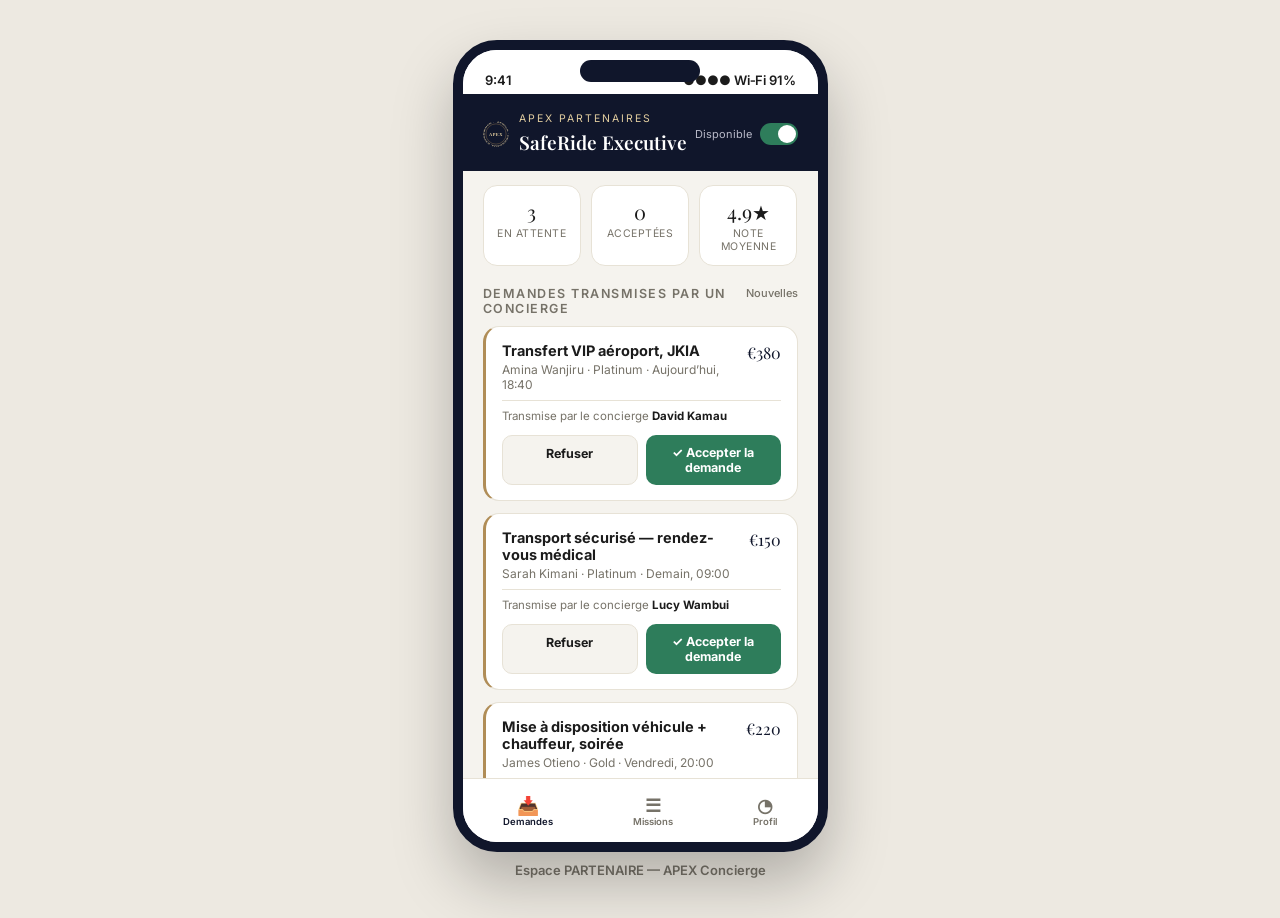
<file: v2/partner_app.html>
<!DOCTYPE html>
<html lang="fr">
<head>
<meta charset="UTF-8">
<meta name="viewport" content="width=device-width, initial-scale=1.0">
<title>APEX Partenaires — Application Prestataire (Prototype)</title>
<link rel="icon" href="assets/img/logo-mark.svg" type="image/svg+xml">
<link rel="preconnect" href="https://fonts.googleapis.com">
<link href="https://fonts.googleapis.com/css2?family=Playfair+Display:wght@500;600;700&family=Inter:wght@400;500;600;700&display=swap" rel="stylesheet">
<style>
  :root{
    --navy:#10162B; --navy2:#1C2541; --gold:#B08D57; --gold-light:#E4CFA0;
    --cream:#F5F3EE; --paper:#FFFFFF; --ink:#1B1B1B; --muted:#767268;
    --border:#E7E2D6; --success:#2E7D5B; --success-bg:#E7F3EC;
    --warn:#B0752E; --warn-bg:#FBF0E1; --danger:#B0452E; --danger-bg:#FBE7E2;
    --info:#3A5A9C; --info-bg:#E7EAF6;
  }
  *{box-sizing:border-box;}
  html,body{margin:0;padding:0;}
  body{
    font-family:'Inter',sans-serif; background:#EDE9E1; color:var(--ink);
    display:flex; flex-wrap:wrap; gap:40px; justify-content:center; padding:40px 20px;
  }
  h1,h2,h3,.serif{font-family:'Playfair Display',serif;}
  .phone{
    width:375px; height:812px; background:var(--paper); border-radius:44px;
    border:10px solid var(--navy); box-shadow:0 30px 60px rgba(0,0,0,.25);
    overflow:hidden; position:relative; display:flex; flex-direction:column;
  }
  .notch{ position:absolute; top:10px; left:50%; transform:translateX(-50%); width:120px; height:22px; background:var(--navy); border-radius:14px; z-index:50; }
  .statusbar{ height:44px; flex:0 0 auto; background:var(--paper); display:flex; align-items:flex-end; justify-content:space-between; padding:0 22px 6px; font-size:13px; font-weight:600; }
  .screen{ flex:1; overflow-y:auto; display:none; background:var(--cream); }
  .screen.active{ display:block; }
  .screen::-webkit-scrollbar{display:none;}

  .appbar{ background:var(--navy); color:#fff; padding:18px 20px 16px; display:flex; justify-content:space-between; align-items:center; }
  .appbar .left{ display:flex; align-items:center; gap:10px; }
  .appbar .logo{ width:26px; height:26px; border-radius:7px; flex:0 0 auto; }
  .appbar .brand{ font-size:10.5px; letter-spacing:2px; color:var(--gold-light); text-transform:uppercase; display:flex; align-items:center; gap:2px; }
  .appbar .back{ cursor:pointer; margin-right:10px; color:var(--gold-light); font-size:15px; }
  .appbar h1{ font-size:19px; margin:4px 0 0; color:#fff; font-weight:600; }
  .toggle{ display:flex; align-items:center; gap:8px; font-size:11px; color:#B9BAC9; }
  .switch{ width:38px; height:22px; border-radius:20px; background:var(--success); position:relative; cursor:pointer; }
  .switch::after{ content:""; width:18px; height:18px; border-radius:50%; background:#fff; position:absolute; right:2px; top:2px; transition:.2s; }
  .switch.off{ background:#767268; }
  .switch.off::after{ right:auto; left:2px; }

  .stat-row{ display:flex; gap:10px; margin:14px 20px; }
  .stat{ flex:1; background:var(--paper); border:1px solid var(--border); border-radius:14px; padding:12px; text-align:center; }
  .stat .n{ font-family:'Playfair Display',serif; font-size:20px; }
  .stat .l{ font-size:10.5px; color:var(--muted); text-transform:uppercase; letter-spacing:.5px; margin-top:2px; }

  .section-title{ font-size:12.5px; text-transform:uppercase; letter-spacing:1.5px; color:var(--muted); margin:20px 20px 10px; font-weight:600; display:flex; justify-content:space-between; }
  .section-title .hint{ font-size:11px; color:var(--muted); text-transform:none; letter-spacing:0; font-weight:500; }

  .req-card{ margin:0 20px 12px; background:var(--paper); border:1px solid var(--border); border-radius:16px; padding:15px 16px; }
  .req-card.pending{ border-left:3px solid var(--gold); }
  .req-card.accepted{ border-left:3px solid var(--success); }
  .req-card.declined{ opacity:.5; }
  .req-card .top{ display:flex; justify-content:space-between; align-items:flex-start; gap:10px; }
  .req-card .svc{ font-weight:700; font-size:14.5px; }
  .req-card .meta{ font-size:12px; color:var(--muted); margin-top:3px; }
  .req-card .via{ font-size:11.5px; color:var(--muted); margin-top:8px; padding-top:8px; border-top:1px solid var(--border); }
  .req-card .via b{ color:var(--ink); }
  .amt-tag{ font-family:'Playfair Display',serif; font-size:16px; color:var(--navy); white-space:nowrap; }
  .status-pill{ font-size:10.5px; font-weight:700; padding:3px 9px; border-radius:20px; white-space:nowrap; }
  .status-pill.accepted{ background:var(--success-bg); color:var(--success); }
  .status-pill.declined{ background:var(--danger-bg); color:var(--danger); }

  .pill-row{ display:flex; gap:8px; margin-top:12px; }
  .pillbtn{ flex:1; text-align:center; padding:10px 6px; border-radius:10px; font-size:12.5px; font-weight:700; cursor:pointer; }
  .pillbtn.primary{ background:var(--navy); color:#fff; }
  .pillbtn.success{ background:var(--success); color:#fff; }
  .pillbtn.ghost{ background:var(--cream); color:var(--ink); border:1px solid var(--border); }

  .empty-note{ margin:0 20px; font-size:13px; color:var(--muted); text-align:center; padding:30px 10px; }

  .profile-head{ text-align:center; padding:26px 20px 6px; }
  .avatar{ width:70px;height:70px;border-radius:50%;background:var(--navy);color:var(--gold-light);display:flex;align-items:center;justify-content:center;font-weight:700;font-family:'Playfair Display',serif; font-size:22px; margin:0 auto 10px; }
  .perf-grid{ display:grid; grid-template-columns:1fr 1fr; gap:10px; margin:16px 20px; }
  .perf{ background:var(--paper); border:1px solid var(--border); border-radius:14px; padding:14px; text-align:center; }
  .perf .n{ font-family:'Playfair Display',serif; font-size:22px; color:var(--navy); }
  .perf .l{ font-size:11px; color:var(--muted); margin-top:4px; }
  .pref-row{ display:flex; justify-content:space-between; padding:13px 20px; border-bottom:1px solid var(--border); font-size:13.5px; }
  .pref-row .v{ color:var(--muted); }

  .bottomnav{ flex:0 0 64px; background:var(--paper); border-top:1px solid var(--border); display:flex; align-items:center; justify-content:space-around; }
  .navbtn{ text-align:center; color:var(--muted); font-size:9.5px; cursor:pointer; font-weight:600; }
  .navbtn .ic{ font-size:18px; display:block; }
  .navbtn.active{ color:var(--navy); }
  .navbtn.active .ic{ color:var(--gold); }
  .frame-label{ text-align:center; font-size:13px; color:var(--muted); margin-top:10px; font-weight:600; }

  .toast{ position:absolute; left:20px; right:20px; bottom:82px; background:var(--navy); color:#fff; padding:12px 16px; border-radius:12px; font-size:12.5px; font-weight:600; text-align:center; box-shadow:0 10px 24px rgba(16,22,43,.35); z-index:60; opacity:0; pointer-events:none; transition:.25s; }
  .toast.show{ opacity:1; transform:translateY(-4px); }
</style>
</head>
<body>
<div>
<div class="phone">
  <div class="notch"></div>
  <div class="statusbar"><span>9:41</span><span>●●●●  Wi‑Fi  91%</span></div>

  <!-- DEMANDES REÇUES -->
  <div class="screen active" id="s-requests">
    <div class="appbar">
      <div class="left">
        <img class="logo" src="assets/img/logo-mark.svg" alt="APEX">
        <div><div class="brand">APEX Partenaires</div><h1>SafeRide Executive</h1></div>
      </div>
      <div class="toggle">Disponible<div class="switch" id="avail-switch" onclick="toggleAvail(this)"></div></div>
    </div>
    <div class="stat-row">
      <div class="stat"><div class="n" id="stat-pending">3</div><div class="l">En attente</div></div>
      <div class="stat"><div class="n" id="stat-accepted">0</div><div class="l">Acceptées</div></div>
      <div class="stat"><div class="n">4.9★</div><div class="l">Note moyenne</div></div>
    </div>
    <div class="section-title">Demandes transmises par un concierge <span class="hint">Nouvelles</span></div>
    <div id="pending-list"></div>
    <div style="height:20px"></div>
  </div>

  <!-- MISSIONS ACCEPTÉES -->
  <div class="screen" id="s-missions">
    <div class="appbar" style="padding-bottom:14px;">
      <div class="left"><img class="logo" src="assets/img/logo-mark.svg" alt="APEX"><div><div class="brand">Missions</div><h1 style="font-size:19px;">Missions acceptées</h1></div></div>
    </div>
    <div id="accepted-list"></div>
    <div style="height:20px"></div>
  </div>

  <!-- PROFIL PARTENAIRE -->
  <div class="screen" id="s-profile">
    <div class="appbar" style="padding-bottom:6px;"><div class="left"><img class="logo" src="assets/img/logo-mark.svg" alt="APEX"><div class="brand">Profil partenaire</div></div></div>
    <div class="profile-head">
      <div class="avatar">S</div>
      <h2 style="margin:0; font-size:18px;">SafeRide Executive</h2>
      <div style="color:var(--muted); font-size:13px;">Transport sécurisé · Partenaire depuis 2023</div>
    </div>
    <div class="perf-grid">
      <div class="perf"><div class="n">4.9/5</div><div class="l">Note moyenne</div></div>
      <div class="perf"><div class="n">~6 min</div><div class="l">Temps de réponse</div></div>
      <div class="perf"><div class="n">214</div><div class="l">Missions réalisées</div></div>
      <div class="perf"><div class="n">12%</div><div class="l">Commission APEX</div></div>
    </div>
    <div class="section-title">Informations</div>
    <div class="pref-row"><span>Catégorie</span><span class="v">Sécurité &amp; transport</span></div>
    <div class="pref-row"><span>Zone couverte</span><span class="v">Nairobi &amp; environs</span></div>
    <div class="pref-row"><span>Contact APEX</span><span class="v">David Kamau</span></div>
    <div style="height:20px"></div>
  </div>

  <div class="toast" id="toast"></div>

  <div class="bottomnav">
    <div class="navbtn active" data-nav="s-requests" onclick="showScreen('s-requests')"><span class="ic">📥</span>Demandes</div>
    <div class="navbtn" data-nav="s-missions" onclick="showScreen('s-missions')"><span class="ic">☰</span>Missions</div>
    <div class="navbtn" data-nav="s-profile" onclick="showScreen('s-profile')"><span class="ic">◔</span>Profil</div>
  </div>
</div>
<div class="frame-label">Espace PARTENAIRE — APEX Concierge</div>
</div>

<script>
const PARTNER_REQUESTS = {
  r1: { client:'Amina Wanjiru', tier:'Platinum', service:'Transfert VIP aéroport, JKIA', concierge:'David Kamau', when:'Aujourd’hui, 18:40', amount:380, status:'pending' },
  r2: { client:'Sarah Kimani',  tier:'Platinum', service:'Transport sécurisé — rendez-vous médical', concierge:'Lucy Wambui', when:'Demain, 09:00', amount:150, status:'pending' },
  r3: { client:'James Otieno',  tier:'Gold',     service:'Mise à disposition véhicule + chauffeur, soirée', concierge:'Faith Achieng', when:'Vendredi, 20:00', amount:220, status:'pending' },
};

function renderRequests(){
  const pendingKeys = Object.keys(PARTNER_REQUESTS).filter(k=>PARTNER_REQUESTS[k].status==='pending');
  const acceptedKeys = Object.keys(PARTNER_REQUESTS).filter(k=>PARTNER_REQUESTS[k].status==='accepted');

  document.getElementById('stat-pending').textContent = pendingKeys.length;
  document.getElementById('stat-accepted').textContent = acceptedKeys.length;

  const pendingRoot = document.getElementById('pending-list');
  pendingRoot.innerHTML = pendingKeys.length ? pendingKeys.map(k=>{
    const r = PARTNER_REQUESTS[k];
    return `<div class="req-card pending" id="req-${k}">
      <div class="top">
        <div><div class="svc">${r.service}</div><div class="meta">${r.client} · ${r.tier} · ${r.when}</div></div>
        <div class="amt-tag">€${r.amount}</div>
      </div>
      <div class="via">Transmise par le concierge <b>${r.concierge}</b></div>
      <div class="pill-row">
        <div class="pillbtn ghost" onclick="declineRequest('${k}')">Refuser</div>
        <div class="pillbtn success" onclick="acceptRequest('${k}')">✓ Accepter la demande</div>
      </div>
    </div>`;
  }).join('') : '<div class="empty-note">Aucune nouvelle demande pour le moment 🎉</div>';

  const acceptedRoot = document.getElementById('accepted-list');
  acceptedRoot.innerHTML = acceptedKeys.length ? acceptedKeys.map(k=>{
    const r = PARTNER_REQUESTS[k];
    return `<div class="req-card accepted">
      <div class="top">
        <div><div class="svc">${r.service}</div><div class="meta">${r.client} · ${r.tier} · ${r.when}</div></div>
        <span class="status-pill accepted">✓ Acceptée</span>
      </div>
      <div class="via">Transmise par le concierge <b>${r.concierge}</b> · <span class="amt-tag" style="font-size:13px;">€${r.amount}</span></div>
    </div>`;
  }).join('') : '<div class="empty-note">Aucune mission en cours. Acceptez une demande depuis l’onglet Demandes.</div>';
}

function acceptRequest(key){
  PARTNER_REQUESTS[key].status = 'accepted';
  renderRequests();
  showToast('Demande acceptée — mission ajoutée à votre planning');
}

function declineRequest(key){
  PARTNER_REQUESTS[key].status = 'declined';
  renderRequests();
  showToast('Demande refusée — le concierge en sera informé');
}

function showScreen(id){
  document.querySelectorAll('.screen').forEach(s=>s.classList.remove('active'));
  document.getElementById(id).classList.add('active');
  document.querySelectorAll('.navbtn').forEach(n=>n.classList.toggle('active', n.dataset.nav===id));
}

function toggleAvail(el){
  el.classList.toggle('off');
}

let toastTimer;
function showToast(msg){
  const t = document.getElementById('toast');
  t.textContent = msg;
  t.classList.add('show');
  clearTimeout(toastTimer);
  toastTimer = setTimeout(()=> t.classList.remove('show'), 2200);
}

renderRequests();
</script>
</body>
</html>
</file>
<file: gto-clone/css/tokens.css>
/* Generated from replica/design/tokens.json. Change values there, keep names. */
:root {
  --bg: #0e0b24;
  --surface: #1a1540;
  --surface-2: #251e57;
  --border: #362c75;
  --border-input: #7a6fc2;
  --text: #f5f3ff;
  --text-muted: #b8b0e3;
  --accent: #a78bfa;
  --on-accent: #14092e;
  --danger: #fb7185;
  --success: #34d399;
  --warning: #fbbf24;
  --act-fold: #3f6fb5;
  --act-call: #3c9a5c;
  --act-bet-s: #e0913f;
  --act-bet-m: #d65a3c;
  --act-bet-l: #b5343c;
  --act-allin: #7d2346;
  --on-act: #ffffff;
  --accent-2: #f472b6;
  --gold: #fbbf24;
  --glow: 0 0 0 1px rgba(167, 139, 250, .35), 0 8px 30px rgba(124, 58, 237, .25);
  --cell-empty: #06080b;
  --card-face: #f4f5f7;
  --suit-s: #15181d;
  --suit-h: #c22a2a;
  --suit-d: #2257b8;
  --suit-c: #1d7a3a;
  --felt: #1d5a4b;
  --felt-edge: #113a30;
  --felt-rim: #3b2a7a;
  --tag-loose: #34d399;
  --tag-tight: #5aa9ff;
  --tag-light: #c084fc;
  --series-net: #34d399;
  --series-ev: #fbbf24;
  --series-sd: #5aa9ff;
  --series-nsd: #fb7185;
  --run-terrible: #9b1c1c;
  --run-bad: #e2552b;
  --run-neutral: #fbbf24;
  --run-good: #2fae5b;
  --run-sun: #1c7a3f;

  --font-sans: Nunito, system-ui, -apple-system, "Segoe UI", Roboto, sans-serif;
  --font-mono: ui-monospace, SFMono-Regular, Menlo, Consolas, monospace;

  --fs-xs: 11px; --fs-sm: 13px; --fs-base: 14px; --fs-lg: 16px; --fs-xl: 22px; --fs-display: 32px;

  --s1: 4px; --s2: 8px; --s3: 12px; --s4: 16px; --s5: 24px; --s6: 32px; --s7: 48px;
  --r-sm: 6px; --r-md: 12px; --r-lg: 18px; --r-pill: 999px;
  --shadow-card: 0 1px 2px rgba(0,0,0,.4);
  --shadow-pop: 0 16px 40px rgba(0,0,0,.55);
  --t-fast: 100ms; --t-base: 180ms; --ease: cubic-bezier(.2,.8,.2,1);
  --header-h: 52px; --sidebar-w: 360px;
}
</file>
<file: gto-clone/css/app.css>
* { box-sizing: border-box; }
html, body { margin: 0; height: 100%; }
body { background: var(--bg); color: var(--text); font: var(--fs-base)/1.45 var(--font-sans); -webkit-font-smoothing: antialiased; }
h1 { font-size: var(--fs-xl); margin: 0 0 var(--s2); }
h2 { font-size: var(--fs-lg); margin: 0; }
a { color: var(--accent); }
kbd { font: var(--fs-xs) var(--font-mono); color: var(--text-muted); border: 1px solid var(--border); border-radius: var(--r-sm); padding: 0 var(--s1); margin-left: var(--s2); }
button { font: inherit; color: inherit; cursor: pointer; }
button:disabled { cursor: not-allowed; opacity: .45; }
:focus-visible { outline: 2px solid var(--accent); outline-offset: 2px; }
.muted { color: var(--text-muted); }
.small { font-size: var(--fs-sm); }
.mono { font-family: var(--font-mono); font-size: var(--fs-sm); }
.grow { flex: 1; }
.row { display: flex; align-items: center; }
.row.gap { gap: var(--s2); }
.row.wrap { flex-wrap: wrap; }
.row.between { justify-content: space-between; gap: var(--s2); }
.row.end { justify-content: flex-end; gap: var(--s2); }
.row.center { justify-content: center; }

/* ---- shell ---- */
#app { min-height: 100%; display: flex; flex-direction: column; }
.topnav { height: var(--header-h); display: flex; align-items: center; gap: var(--s5); padding: 0 var(--s4); background: var(--surface); border-bottom: 1px solid var(--border); position: sticky; top: 0; z-index: 10; }
.brand { display: flex; align-items: center; gap: var(--s2); color: var(--text); text-decoration: none; font-weight: 700; font-size: var(--fs-lg); }
.logo { display: inline-flex; }
.topnav nav { display: flex; gap: var(--s1); height: 100%; }
.navtab { display: flex; align-items: center; padding: 0 var(--s3); color: var(--text-muted); text-decoration: none; font-weight: 600; border-bottom: 2px solid transparent; }
.navtab:hover { color: var(--text); }
.navtab.active { color: var(--text); border-bottom-color: var(--accent); }
main { flex: 1; padding: var(--s4); max-width: 1600px; width: 100%; margin: 0 auto; outline: none; }

/* ---- primitives ---- */
.btn { display: inline-flex; align-items: center; justify-content: center; gap: var(--s1); height: 36px; padding: 0 var(--s4); border-radius: var(--r-md); border: 1px solid transparent; font-weight: 600; text-decoration: none; transition: background var(--t-fast) var(--ease); }
.btn.sm { height: 28px; padding: 0 var(--s3); font-size: var(--fs-sm); }
.btn.lg { height: 44px; padding: 0 var(--s5); font-size: var(--fs-lg); }
.btn.primary { background: var(--accent); color: var(--on-accent); }
.btn.primary:hover:not(:disabled) { filter: brightness(1.1); }
.btn.secondary { background: var(--surface-2); color: var(--text); border-color: var(--border); }
.btn.secondary:hover { border-color: var(--border-input); }
.btn.ghost { background: transparent; color: var(--text-muted); }
.btn.ghost:hover { color: var(--text); background: var(--surface-2); }
.icon-btn { width: 32px; height: 32px; display: inline-flex; align-items: center; justify-content: center; border-radius: var(--r-md); border: 0; background: transparent; color: var(--text-muted); }
.icon-btn:hover { background: var(--surface-2); color: var(--text); }
.pill { display: inline-flex; align-items: center; height: 22px; padding: 0 var(--s2); border-radius: var(--r-pill); background: var(--surface-2); border: 1px solid var(--border); font-size: var(--fs-xs); font-weight: 600; margin-left: var(--s1); }
.panel { background: var(--surface); border: 1px solid var(--border); border-radius: var(--r-lg); padding: var(--s3); }
.panel-title { font-size: var(--fs-xs); font-weight: 700; text-transform: uppercase; letter-spacing: .06em; color: var(--text-muted); margin-bottom: var(--s2); }
.swatch { display: inline-block; width: 10px; height: 10px; border-radius: 2px; flex: none; }
.tabs { display: flex; gap: var(--s1); }
.tab { background: none; border: 0; border-bottom: 2px solid transparent; padding: var(--s2) var(--s3); color: var(--text-muted); font-weight: 600; }
.tab:hover { color: var(--text); }
.tab.active { color: var(--text); border-bottom-color: var(--accent); }
.segmented { display: inline-flex; background: var(--bg); border: 1px solid var(--border); border-radius: var(--r-md); padding: 2px; flex-wrap: wrap; }
.segmented button { border: 0; background: none; color: var(--text-muted); padding: var(--s1) var(--s3); border-radius: var(--r-sm); font-weight: 600; font-size: var(--fs-sm); }
.segmented button.on { background: var(--surface-2); color: var(--text); box-shadow: var(--shadow-card); }
.check { display: inline-flex; align-items: center; gap: var(--s2); cursor: pointer; }
.check input { accent-color: var(--accent); width: 16px; height: 16px; }
.field { display: grid; grid-template-columns: 160px 1fr; align-items: center; gap: var(--s3); padding: var(--s2) 0; }
.field-label { color: var(--text-muted); font-weight: 600; font-size: var(--fs-sm); }
.stat { background: var(--surface); border: 1px solid var(--border); border-radius: var(--r-md); padding: var(--s2) var(--s3); min-width: 0; }
.stat-label { font-size: var(--fs-xs); color: var(--text-muted); text-transform: uppercase; letter-spacing: .05em; font-weight: 700; }
.stat-value { font-size: var(--fs-xl); font-weight: 700; }
.stat-sub { font-size: var(--fs-xs); color: var(--text-muted); }
.stats-row { display: grid; grid-template-columns: repeat(4, 1fr); gap: var(--s2); }
.stats-row.wide { grid-template-columns: repeat(5, 1fr); margin: var(--s3) 0; }
.toast { position: fixed; left: 50%; bottom: var(--s5); transform: translate(-50%, 20px); opacity: 0; background: var(--surface-2); border: 1px solid var(--border); padding: var(--s2) var(--s4); border-radius: var(--r-md); box-shadow: var(--shadow-pop); transition: all var(--t-base) var(--ease); pointer-events: none; z-index: 50; }
.toast.show { opacity: 1; transform: translate(-50%, 0); }
.overlay { position: fixed; inset: 0; background: rgba(0, 0, 0, .6); display: flex; align-items: center; justify-content: center; z-index: 40; padding: var(--s4); }
.modal { background: var(--surface); border: 1px solid var(--border); border-radius: var(--r-lg); box-shadow: var(--shadow-pop); max-width: 720px; width: 100%; max-height: 90vh; overflow: auto; }
.modal-head { display: flex; align-items: center; justify-content: space-between; padding: var(--s3) var(--s4); border-bottom: 1px solid var(--border); }
.modal-body { padding: var(--s4); }
.drawer-wrap { justify-content: flex-end; padding: 0; align-items: stretch; }
.drawer { background: var(--surface); width: min(380px, 100%); border-left: 1px solid var(--border); box-shadow: var(--shadow-pop); }
.settings { padding: var(--s4); display: flex; flex-direction: column; gap: var(--s3); }
.settings .field { grid-template-columns: 1fr; }
.spinner { width: 22px; height: 22px; border: 3px solid var(--border); border-top-color: var(--accent); border-radius: 50%; animation: spin .8s linear infinite; }
.spinner.sm { display: inline-block; width: 12px; height: 12px; border-width: 2px; vertical-align: -2px; }
.solver-panel.solved { border-color: var(--accent); }
@keyframes spin { to { transform: rotate(360deg); } }
.empty-state { text-align: center; padding: var(--s7) var(--s4); }

/* ---- playing cards (four-colour deck) ---- */
.pcard { display: inline-flex; align-items: center; justify-content: center; gap: 1px; background: var(--card-face); border-radius: var(--r-sm); font-weight: 800; line-height: 1; box-shadow: var(--shadow-card); flex: none; }
.pcard i { font-style: normal; }
.pcard.xs { width: 18px; height: 22px; font-size: 10px; border-radius: 3px; }
.pcard.sm { width: 26px; height: 34px; font-size: 12px; }
.pcard.md { width: 40px; height: 54px; font-size: 17px; flex-direction: column; }
.pcard.lg { width: 52px; height: 72px; font-size: 22px; flex-direction: column; }
.pcard.suit-s { color: var(--suit-s); }
.pcard.suit-h { color: var(--suit-h); }
.pcard.suit-d { color: var(--suit-d); }
.pcard.suit-c { color: var(--suit-c); }
.pcard.back { background: repeating-linear-gradient(45deg, var(--surface-2) 0 4px, var(--border) 4px 8px); border: 1px solid var(--border-input); }
.cards, .board { display: inline-flex; gap: 3px; }

/* ---- frequency bar ---- */
.freqbar { display: flex; width: 100%; border-radius: var(--r-sm); overflow: hidden; background: var(--bg); }
.freqbar span { display: flex; align-items: center; justify-content: center; font-size: var(--fs-xs); font-weight: 700; color: var(--on-act); min-width: 0; overflow: hidden; }

/* ---- range grid ---- */
.rgrid { display: grid; grid-template-columns: repeat(13, 1fr); gap: 2px; width: 100%; max-width: 760px; aspect-ratio: 1; user-select: none; }
.rgrid.sm { max-width: 420px; }
.rgrid.xs { max-width: 300px; gap: 1px; }
.cell { position: relative; border: 0; padding: 0; background: var(--cell-empty); border-radius: 3px; overflow: hidden; display: block; min-width: 0; }
.cell .bars { position: absolute; left: 0; right: 0; bottom: 0; display: flex; }
.cell .seg { height: 100%; }
.cell .seg.ghost { background: rgba(255, 255, 255, .04); }
.cell .lbl { position: absolute; top: 2px; left: 3px; font-size: clamp(8px, 1.05vw, 12px); font-weight: 700; color: var(--on-act); text-shadow: 0 1px 2px rgba(0, 0, 0, .7); pointer-events: none; }
.cell .val { position: absolute; bottom: 2px; right: 3px; font: 600 clamp(7px, .85vw, 11px) var(--font-mono); color: var(--on-act); text-shadow: 0 1px 2px rgba(0, 0, 0, .8); pointer-events: none; }
.cell.empty .lbl { color: var(--text-muted); opacity: .55; text-shadow: none; }
.cell.dimmed { opacity: .18; }
.cell.hovered { outline: 2px solid var(--text); outline-offset: -2px; z-index: 1; }
.cell.selected { outline: 2px solid var(--accent); outline-offset: -2px; z-index: 2; }
.rgrid.xs .lbl { font-size: 7px; top: 1px; left: 2px; }
.rgrid.sm .lbl { font-size: clamp(7px, .8vw, 10px); }

/* ---- study ---- */
.spotbar { display: flex; flex-direction: column; gap: var(--s2); margin-bottom: var(--s3); }
.spot-format .pill:first-child { margin-left: 0; }
.line { display: flex; flex-wrap: wrap; gap: var(--s1); align-items: stretch; }
.chip { display: inline-flex; flex-direction: column; justify-content: center; gap: 2px; min-height: 44px; padding: var(--s1) var(--s3); background: var(--surface); border: 1px solid var(--border); border-radius: var(--r-md); text-align: left; }
button.chip:hover { border-color: var(--border-input); }
.chip.root { font-size: var(--fs-lg); align-items: center; }
.chip.board { flex-direction: row; align-items: center; gap: var(--s2); }
.chip.future { color: var(--text-muted); font-weight: 600; border-style: dashed; }
.chip.current { border-color: var(--accent); background: var(--surface-2); }
.chip-pos { font-size: var(--fs-xs); font-weight: 700; color: var(--text-muted); text-transform: uppercase; letter-spacing: .05em; }
.chip-act { font-weight: 700; font-size: var(--fs-sm); }
.chip-actions { display: flex; gap: var(--s1); flex-wrap: wrap; }
.chip-wrap { display: inline-flex; align-items: stretch; }
.chip-wrap > .chip { border-top-right-radius: 0; border-bottom-right-radius: 0; }
.chip-wrap > .chip-dots { border-radius: 0 var(--r-md) var(--r-md) 0; border-left: 0; }
.chip-head { display: flex; align-items: center; justify-content: space-between; gap: var(--s2); }
.chip-dots { min-width: 24px; padding: 0 var(--s1); background: var(--surface); border: 1px solid var(--border); border-radius: var(--r-sm); color: var(--text-muted); font-weight: 800; line-height: 1; cursor: pointer; }
.chip-head .chip-dots { min-height: 20px; }
.chip-dots:hover, .chip-dots:focus-visible { color: var(--text); background: var(--surface-2); }
.chip-dots.on { color: var(--on-accent); background: var(--accent); border-color: var(--accent); }
.pop-wrap { position: fixed; inset: 0; z-index: 60; }
.popover { position: fixed; overflow: auto; display: flex; flex-direction: column; gap: var(--s3); padding: var(--s3); background: var(--surface); border: 1px solid var(--border); border-radius: var(--r-lg); box-shadow: 0 16px 40px rgba(0, 0, 0, .5); }
.popover h3 { margin: 0; font-size: var(--fs-base); }
.popover .range { width: 100%; accent-color: var(--accent); }
.size-row { display: flex; flex-direction: column; gap: var(--s1); padding: var(--s2) 0; border-top: 1px solid var(--border); }
.size-tag { display: inline-flex; align-items: center; gap: 2px; padding: 0 0 0 var(--s2); background: var(--surface-2); border-radius: var(--r-sm); font-family: var(--font-mono); font-size: var(--fs-sm); }
.size-input { width: 80px; }
.loose-field { display: flex; flex-direction: column; gap: var(--s1); }
.loose-field p { margin: 0; }
.size-input.bad { border-color: var(--danger); }
.act-btn { border: 1px solid var(--c); background: transparent; color: var(--text); border-radius: var(--r-sm); padding: 2px var(--s2); font-size: var(--fs-sm); font-weight: 600; }
.act-btn:hover { background: var(--c); color: var(--on-act); }
.study-main { display: grid; grid-template-columns: minmax(0, 1fr) var(--sidebar-w); gap: var(--s4); align-items: start; }
.study-main > .center-panel, .study-main > .loading { grid-column: 1 / -1; }
.center-panel { text-align: center; padding: var(--s6); display: flex; flex-direction: column; align-items: center; gap: var(--s3); }
.loading { display: flex; align-items: center; justify-content: center; gap: var(--s3); min-height: 320px; color: var(--text-muted); }
.toolbar { display: flex; align-items: center; justify-content: space-between; gap: var(--s2); flex-wrap: wrap; margin-bottom: var(--s3); }
.grid-wrap { display: flex; justify-content: center; }
.study-side { display: flex; flex-direction: column; gap: var(--s3); }
.kv { display: grid; grid-template-columns: auto 1fr; gap: var(--s1) var(--s3); margin: var(--s2) 0 0; font-size: var(--fs-sm); }
.kv dt { color: var(--text-muted); }
.kv dd { margin: 0; text-align: right; font-family: var(--font-mono); }
.infobox .board { margin-top: var(--s2); }
.actions, .cats, .freq-list, .legend, .sessions { list-style: none; margin: var(--s2) 0 0; padding: 0; }
.action-row, .cat-row { width: 100%; display: flex; align-items: center; gap: var(--s2); padding: var(--s1) var(--s2); background: none; border: 1px solid transparent; border-radius: var(--r-sm); text-align: left; }
.action-row:hover, .cat-row:hover { background: var(--surface-2); }
.action-row.on, .cat-row.on { border-color: var(--accent); background: var(--surface-2); }
.catbar { width: 80px; height: 6px; background: var(--bg); border-radius: 3px; overflow: hidden; }
.catbar span { display: block; height: 100%; background: var(--accent); }
.cat-row { font-size: var(--fs-sm); }
table.mini { width: 100%; font-size: var(--fs-sm); margin-top: var(--s2); border-collapse: collapse; }
table.mini td { padding: 2px 0; }
table.mini td:not(:first-child) { text-align: right; }
.combo-list { display: flex; flex-direction: column; gap: var(--s1); }
.combo-row { display: grid; grid-template-columns: auto 1fr 40px; gap: var(--s2); align-items: center; }
.combo-row > .small.muted { grid-column: 2 / -1; margin-top: -2px; font-size: var(--fs-xs); }
.ranges { display: grid; grid-template-columns: 1fr 1fr; gap: var(--s4); margin-top: var(--s3); }
.range-panel { display: flex; flex-direction: column; gap: var(--s2); align-items: flex-start; }
.range-head { display: flex; gap: var(--s3); align-items: baseline; }
.table-wrap { overflow: auto; max-height: 72vh; border: 1px solid var(--border); border-radius: var(--r-lg); }
table.data { width: 100%; border-collapse: collapse; font-size: var(--fs-sm); }
table.data th { position: sticky; top: 0; background: var(--surface-2); text-align: left; padding: var(--s2); color: var(--text-muted); font-weight: 600; }
table.data td { padding: var(--s1) var(--s2); border-top: 1px solid var(--border); }
table.data tbody tr:hover { background: var(--surface-2); cursor: pointer; }
table.data td .freqbar { min-width: 120px; }
.th-btn { background: none; border: 0; color: inherit; font-weight: 600; padding: 0; }
.picker-grid { display: flex; flex-direction: column; gap: var(--s1); margin: var(--s3) 0; }
.picker-row { display: grid; grid-template-columns: repeat(13, 1fr); gap: var(--s1); }
.pick { border: 2px solid transparent; background: none; padding: 2px; border-radius: var(--r-sm); display: flex; justify-content: center; }
.pick.on { border-color: var(--accent); }
.pick:disabled { opacity: .2; }

/* ---- practice ---- */
.setup { max-width: 920px; margin: 0 auto; display: flex; flex-direction: column; gap: var(--s4); }
.drills { display: grid; grid-template-columns: repeat(auto-fill, minmax(200px, 1fr)); gap: var(--s2); }
.drill { display: flex; flex-direction: column; align-items: flex-start; gap: var(--s1); text-align: left; padding: var(--s3); background: var(--surface); border: 1px solid var(--border); border-radius: var(--r-lg); }
.drill:hover { border-color: var(--border-input); }
.drill.on { border-color: var(--accent); background: var(--surface-2); }
.drill .pill { margin: var(--s1) 0 0; }
.practice { display: grid; grid-template-columns: minmax(0, 1fr) var(--sidebar-w); gap: var(--s4); align-items: start; }
.table-area { display: flex; flex-direction: column; gap: var(--s3); }
.table-top { display: flex; flex-wrap: wrap; align-items: center; gap: var(--s2); }
.table-top .pill:first-child { margin-left: 0; }
.dice, .timer { font: 700 var(--fs-sm) var(--font-mono); padding: 2px var(--s2); border-radius: var(--r-sm); background: var(--surface-2); border: 1px solid var(--warning); color: var(--warning); }
.timer.low { border-color: var(--danger); color: var(--danger); }
.felt-wrap { padding: var(--s6) var(--s7); }
.felt { position: relative; aspect-ratio: 2.1; background: radial-gradient(ellipse at center, var(--felt) 0%, var(--felt-edge) 70%); border: 10px solid var(--felt-rim); border-radius: 999px; box-shadow: inset 0 0 40px rgba(0, 0, 0, .5); }
.felt-center { z-index: 2; position: absolute; left: 50%; top: 46%; transform: translate(-50%, -50%); display: flex; flex-direction: column; align-items: center; gap: var(--s2); }
.pot { background: rgba(0, 0, 0, .35); padding: 2px var(--s3); border-radius: var(--r-pill); font-size: var(--fs-sm); }
.result { background: var(--surface); border: 1px solid var(--accent); padding: var(--s1) var(--s3); border-radius: var(--r-md); font-weight: 600; text-align: center; width: max-content; max-width: min(440px, 70vw); }
.seat { position: absolute; transform: translate(-50%, -50%); display: flex; flex-direction: column; align-items: center; gap: 2px; transition: opacity var(--t-base); }
.seat.folded { opacity: .4; }
.seat-cards { display: flex; gap: 2px; min-height: 34px; }
.seat-plate { display: flex; gap: var(--s2); align-items: center; background: var(--surface); border: 1px solid var(--border); border-radius: var(--r-md); padding: 2px var(--s2); font-size: var(--fs-sm); white-space: nowrap; }
.seat.acting .seat-plate { border-color: var(--accent); box-shadow: 0 0 0 2px var(--accent); }
.seat.hero .seat-plate { background: var(--surface-2); }
.dealer { width: 18px; height: 18px; border-radius: 50%; background: var(--text); color: var(--bg); font-size: 10px; font-weight: 800; display: inline-flex; align-items: center; justify-content: center; }
.bet-chip { font: 700 var(--fs-xs) var(--font-mono); background: var(--warning); color: var(--on-accent); border-radius: var(--r-pill); padding: 1px var(--s2); }
.action-bar { display: flex; gap: var(--s2); justify-content: center; flex-wrap: wrap; min-height: 52px; align-items: center; }
.act { border: 0; background: var(--c); color: var(--on-act); font-weight: 700; padding: var(--s2) var(--s4); border-radius: var(--r-md); }
.act.big { min-width: 120px; height: 48px; font-size: var(--fs-lg); }
.act:hover { filter: brightness(1.15); }
.act kbd { color: var(--on-act); border-color: rgba(255, 255, 255, .4); }
.practice-side { display: flex; flex-direction: column; gap: var(--s3); }
.practice-side .stats-row { grid-template-columns: repeat(2, 1fr); }
.feedback { display: flex; flex-direction: column; gap: var(--s2); border-width: 2px; }
.feedback .grade { font-size: var(--fs-lg); }
.grade-best, .grade-correct { border-color: var(--success); }
.grade-best .grade, .grade-correct .grade { color: var(--success); }
.grade-inaccuracy { border-color: var(--warning); }
.grade-inaccuracy .grade { color: var(--warning); }
.grade-wrong, .grade-blunder { border-color: var(--danger); }
.grade-wrong .grade, .grade-blunder .grade { color: var(--danger); }
.freq-list li { display: flex; align-items: center; gap: var(--s2); font-size: var(--fs-sm); }
.freq-list li .mono { margin-left: auto; }
.grade-dot { width: 10px; height: 10px; border-radius: 50%; display: inline-block; flex: none; background: var(--border-input); }
.grade-dot.grade-best { background: var(--success); }
.grade-dot.grade-correct { background: var(--act-call); }
.grade-dot.grade-inaccuracy { background: var(--warning); }
.grade-dot.grade-wrong { background: var(--danger); }
.grade-dot.grade-blunder { background: var(--act-allin); box-shadow: 0 0 0 2px var(--danger); }
.learn summary { cursor: pointer; color: var(--accent); font-size: var(--fs-sm); margin-bottom: var(--s2); }

/* ---- stats ---- */
.stats-page { display: flex; flex-direction: column; gap: var(--s3); }
.two-col { display: grid; grid-template-columns: 1fr 1fr; gap: var(--s3); }
.legend li { display: flex; gap: var(--s2); align-items: center; font-size: var(--fs-sm); padding: 2px 0; }
.legend .mono { margin-left: auto; }
.session { border-top: 1px solid var(--border); }
.session-head { width: 100%; display: flex; gap: var(--s3); align-items: center; padding: var(--s2); background: none; border: 0; text-align: left; }
.session-head:hover { background: var(--surface-2); }
table.data.compact td { padding: 2px var(--s2); }
.design-page { display: flex; flex-direction: column; gap: var(--s3); }

/* ---- responsive ---- */
@media (max-width: 1100px) {
  .study-main, .practice { grid-template-columns: 1fr; }
  .ranges, .two-col { grid-template-columns: 1fr; }
}
@media (max-width: 640px) {
  main { padding: var(--s3) var(--s2); }
  .topnav { gap: var(--s2); padding: 0 var(--s2); }
  .brand span:last-child { display: none; }
  .stats-row, .stats-row.wide { grid-template-columns: repeat(2, 1fr); }
  .field { grid-template-columns: 1fr; gap: var(--s1); }
  .felt-wrap { padding: var(--s5) var(--s3); }
  .felt { aspect-ratio: 1.3; }
  .act.big { min-width: 90px; height: 44px; font-size: var(--fs-base); }
  .pcard.lg { width: 40px; height: 56px; font-size: 17px; }
  .cell .lbl { font-size: 8px; top: 1px; left: 1px; }
}
.why { margin: 0; padding: var(--s2); background: var(--bg); border-radius: var(--r-md); color: var(--text-muted); }
.model-note { margin: 0; padding: var(--s2) var(--s3); border: 1px dashed var(--border); border-radius: var(--r-md); }
.cell .mark { position: absolute; top: 3px; right: 3px; width: 7px; height: 7px; border-radius: 50%; box-shadow: 0 0 0 1px rgba(0, 0, 0, .6); pointer-events: none; }
.mark-L, .swatch.tag-L { background: var(--tag-loose); }
.mark-T, .swatch.tag-T { background: var(--tag-tight); }
.mark-X { background: linear-gradient(90deg, var(--act-bet-m) 50%, var(--tag-tight) 50%); }
.mark-H { background: linear-gradient(90deg, var(--act-bet-m) 50%, var(--act-call) 50%); }
.mark-B { background: var(--tag-light); }
.mark-a { background: linear-gradient(90deg, var(--act-allin) 50%, var(--act-call) 50%); }
.mark-m { background: linear-gradient(90deg, var(--act-call) 50%, var(--act-fold) 50%); }
.chart-panel .segmented { margin-top: var(--s2); }
.chart-rows { list-style: none; margin: var(--s2) 0 0; padding: 0; font-size: var(--fs-sm); }
.chart-rows li { display: flex; align-items: center; gap: var(--s2); padding: 2px 0; }
.chart-rows .mono { margin-left: auto; }
.tag-note { color: var(--text); }
.spot-format { display: flex; flex-wrap: wrap; align-items: center; gap: var(--s1); }
.spot-format .pill { margin-left: 0; }
.pick-field { display: inline-flex; align-items: center; gap: var(--s1); font-size: var(--fs-xs); font-weight: 700; color: var(--text-muted); text-transform: uppercase; letter-spacing: .05em; }
.pick-field select { height: 26px; background: var(--surface-2); color: var(--text); border: 1px solid var(--border-input); border-radius: var(--r-md); padding: 0 var(--s2); font: 600 var(--fs-sm) var(--font-sans); text-transform: none; letter-spacing: 0; }

/* ---- my data / leakfinder ---- */
.data-page, .leaks-page { display: flex; flex-direction: column; gap: var(--s3); }
.dropzone { display: flex; flex-direction: column; align-items: center; gap: var(--s1); padding: var(--s6) var(--s4); border: 2px dashed var(--border-input); border-radius: var(--r-lg); background: var(--surface); cursor: pointer; text-align: center; }
.dropzone:hover, .dropzone.over { border-color: var(--accent); background: var(--surface-2); }
.panel.warn { border-color: var(--warning); }
.panel.warn ul { margin: var(--s1) 0 0; padding-left: var(--s4); }
.help summary { cursor: pointer; color: var(--accent); font-size: var(--fs-sm); }
.help ul { margin: var(--s2) 0 0; padding-left: var(--s4); color: var(--text-muted); }
.field.names { grid-template-columns: 160px minmax(0, 360px); }
input.text { height: 32px; background: var(--surface-2); color: var(--text); border: 1px solid var(--border-input); border-radius: var(--r-md); padding: 0 var(--s2); font: inherit; }
select.inline { background: var(--surface-2); color: var(--text); border: 1px solid var(--border); border-radius: var(--r-sm); font: inherit; font-size: var(--fs-sm); padding: 2px var(--s1); }
.pos { color: var(--success); }
.neg { color: var(--danger); }
.file-tag { display: inline-block; width: 18px; text-align: center; margin-right: 2px; border-radius: var(--r-sm); border: 1px solid var(--border); color: var(--text-muted); font-weight: 700; }
.file-tag.on { border-color: var(--success); color: var(--success); }
.mix { display: flex; min-width: 140px; height: 16px; border-radius: var(--r-sm); overflow: hidden; background: var(--bg); }
.mix span { display: flex; align-items: center; justify-content: center; font-size: var(--fs-xs); font-weight: 700; color: var(--on-act); overflow: hidden; }
table.leaks tr.spot-row { cursor: pointer; }
table.leaks tr.v-weak td { background: color-mix(in srgb, var(--danger) 16%, transparent); }
table.leaks tr.v-weak td:first-child { box-shadow: inset 3px 0 0 var(--danger); }
table.leaks tr.v-strong td { background: color-mix(in srgb, var(--success) 14%, transparent); }
table.leaks tr.v-strong td:first-child { box-shadow: inset 3px 0 0 var(--success); }
table.leaks tr.v-thin td { color: var(--text-muted); }
table.leaks tr.detail > td { background: var(--bg); padding: var(--s2); }
.filters { margin-bottom: var(--s1); }
@media (max-width: 640px) { .field.names { grid-template-columns: 1fr; } }
.topnav nav { min-width: 0; overflow-x: auto; scrollbar-width: none; }
.topnav nav::-webkit-scrollbar { display: none; }
.navtab { white-space: nowrap; }
.topnav .brand, .topnav .icon-btn { flex: none; }

/* ---- leakfinder: plain-language coaching + live action ---- */
.warn { color: var(--warning); }
.coach-grid { display: grid; grid-template-columns: repeat(auto-fit, minmax(280px, 1fr)); gap: var(--s3); }
.coach { display: flex; flex-direction: column; gap: var(--s2); }
.coach-weak { box-shadow: inset 3px 0 0 var(--danger); }
.coach-strong { box-shadow: inset 3px 0 0 var(--success); }
.coach-item { display: flex; flex-direction: column; gap: 2px; padding-bottom: var(--s2); border-bottom: 1px solid var(--border); }
.coach-item:last-child { border-bottom: 0; padding-bottom: 0; }
.tip { margin: 0; color: var(--text); }
.tip::before { content: '→ '; color: var(--text-muted); }
.meter-cell { display: flex; flex-direction: column; gap: 4px; min-width: 220px; }
.meter { position: relative; height: 8px; border-radius: var(--r-sm); background: var(--bg); overflow: visible; }
.meter-you { position: absolute; left: 0; top: 0; bottom: 0; border-radius: var(--r-sm); background: var(--warning); }
.meter-you.ok { background: var(--success); }
.meter-you.low, .meter-you.high { background: var(--danger); }
.meter-target { position: absolute; top: -3px; bottom: -3px; width: 2px; margin-left: -1px; background: var(--text); }
.verdict { font-weight: 700; font-size: var(--fs-sm); }
.verdict-weak { color: var(--danger); }
.verdict-strong { color: var(--success); }
.verdict-ok, .verdict-thin { color: var(--text-muted); }
.spot-detail { display: flex; flex-direction: column; gap: var(--s2); }
.la-list { display: flex; flex-direction: column; gap: var(--s3); }
.la-card { display: flex; flex-direction: column; gap: var(--s2); }
.la-card.la-learned { box-shadow: inset 3px 0 0 var(--success); }
.la-card.la-notyet { box-shadow: inset 3px 0 0 var(--danger); }
.la-card.la-progress { box-shadow: inset 3px 0 0 var(--warning); }
.la-title { margin: 0; font-size: var(--fs-lg); }
.la-cols { display: grid; grid-template-columns: repeat(auto-fit, minmax(260px, 1fr)); gap: var(--s3); }
.la-block { display: flex; flex-direction: column; gap: var(--s1); }
.la-block p { margin: 0; }
.la-sessions { margin: 0; padding-left: 1.1em; }
.status-pill { font-weight: 700; font-size: var(--fs-sm); padding: 2px 10px; border-radius: 999px; border: 1px solid currentColor; }
.status-pill.muted { color: var(--text-muted); }
.spot-detail .mix { min-width: 280px; height: 20px; }

/* ---- winnings chart + run meter ---- */
.wchart-wrap { margin: 0; display: flex; flex-direction: column; gap: var(--s2); }
.wchart-box { position: relative; }
.wchart { width: 100%; height: auto; display: block; }
.wchart-box { background: var(--bg); border: 1px solid var(--border); border-radius: var(--r-lg); padding: var(--s2) var(--s1) 0; }
.wchart .grid { stroke: var(--border); stroke-width: 1; opacity: .6; }
.wchart .zero { stroke: var(--text-muted); stroke-width: 1; stroke-dasharray: 4 4; opacity: .8; }
.wchart .tick { fill: var(--text-muted); font-size: 11px; font-family: var(--font-mono); }
.wchart .axis-name { fill: var(--text-muted); font-size: 10px; letter-spacing: .06em; text-transform: uppercase; }
.wchart .end-label { fill: var(--text); font-size: 11px; font-weight: 700; font-family: var(--font-mono); }
.wchart .cross { stroke: var(--text-muted); stroke-width: 1; stroke-dasharray: 2 3; }
.chart-tip { position: absolute; top: 12px; width: 200px; background: color-mix(in srgb, var(--surface-2) 94%, transparent); backdrop-filter: blur(4px); border: 1px solid var(--border); border-radius: var(--r-md); padding: var(--s2) var(--s3); font-size: var(--fs-xs); box-shadow: var(--shadow-pop); pointer-events: none; display: flex; flex-direction: column; gap: 4px; }
.chart-tip[hidden] { display: none; }
.chart-tip .tip-head { font-weight: 700; color: var(--text-muted); text-transform: uppercase; letter-spacing: .05em; font-size: 10px; }
.chart-tip .tip-row { display: flex; justify-content: space-between; gap: var(--s2); }
.legend { display: flex; flex-wrap: wrap; gap: var(--s2); font-size: var(--fs-sm); color: var(--text-muted); }
.legend-item { display: inline-flex; align-items: center; gap: 2px; background: var(--surface-2); border: 1px solid var(--border); color: var(--text); border-radius: var(--r-pill); padding: 4px 12px; font: inherit; font-size: var(--fs-sm); cursor: pointer; transition: opacity var(--t-fast); }
.legend-item:hover { border-color: var(--border-input); }
.legend-item.off { opacity: .45; }
.legend-item.off .legend-line { border-top-color: var(--text-muted); }
.legend-val { margin-left: 8px; color: var(--text-muted); font-size: var(--fs-xs); }
.legend-line { display: inline-block; vertical-align: middle; margin-right: 6px; width: 18px; height: 0; border-top: 2.5px solid var(--c); border-radius: 2px; }
.legend-line.dashed { border-top-style: dashed; }
.wr-head { display: grid; grid-template-columns: repeat(auto-fit, minmax(150px, 1fr)); gap: var(--s3); }
.wr-stat { display: flex; flex-direction: column; gap: 2px; }
.wr-stat .big { font-size: var(--fs-xl); font-weight: 700; font-family: var(--font-mono); display: flex; align-items: center; gap: var(--s2); }
.delta { font-size: var(--fs-xs); font-weight: 700; padding: 1px 6px; border-radius: var(--r-sm); background: var(--surface-2); color: var(--text-muted); }
.delta.up { color: var(--success); }
.delta.down { color: var(--danger); }
.wr-label { font-size: var(--fs-sm); color: var(--text-muted); display: flex; align-items: center; gap: 6px; }
.dot { width: 9px; height: 9px; border-radius: 50%; background: var(--c); display: inline-block; }
.runmeter { display: flex; flex-direction: column; gap: var(--s3); }
.run-figures { display: grid; grid-template-columns: repeat(3, 1fr); text-align: center; }
.run-figures > div + div { border-left: 1px solid var(--border); }
.run-figures .big { font-size: var(--fs-xl); font-weight: 700; font-family: var(--font-mono); }
.run-bar { position: relative; display: flex; height: 12px; margin: 10px 0 2px; border-radius: var(--r-pill);
  background: linear-gradient(90deg, var(--run-terrible) 0%, var(--run-bad) 20%, var(--run-neutral) 42%, var(--run-neutral) 58%, var(--run-good) 80%, var(--run-sun) 100%); }
.run-bar > span:not(.run-marker) { height: 100%; border-right: 2px solid color-mix(in srgb, var(--bg) 70%, transparent); }
.run-bar > span:nth-child(5) { border-right: 0; }
.run-marker { position: absolute; top: 50%; width: 22px; height: 22px; margin-left: -11px; transform: translateY(-50%); background: var(--text); border-radius: 50%; border: 4px solid var(--bg); box-shadow: 0 0 0 2px var(--text), var(--shadow-pop); transition: left var(--t-base) var(--ease); }
.run-labels { position: relative; height: 18px; font-size: var(--fs-xs); color: var(--text-muted); }
.run-labels span { position: absolute; transform: translateX(-50%); white-space: nowrap; }
.run-verdict { text-align: center; font-weight: 700; }
.badge { font-size: var(--fs-xs); font-weight: 700; padding: 3px 10px; border-radius: var(--r-md); }
.badge.neg { background: color-mix(in srgb, var(--danger) 18%, transparent); }
.badge.warn { background: color-mix(in srgb, var(--warning) 18%, transparent); }
.badge.pos { background: color-mix(in srgb, var(--success) 18%, transparent); }
.import-session { padding: 0; }
.import-session > summary { list-style: none; cursor: pointer; padding: var(--s3); display: flex; flex-wrap: wrap; align-items: center; gap: var(--s3); }
.import-session > summary::-webkit-details-marker { display: none; }
.import-session > summary::before { content: '▸'; color: var(--text-muted); }
.import-session[open] > summary::before { content: '▾'; }
.import-session .session-body { padding: 0 var(--s3) var(--s3); }
.recap { display: flex; flex-wrap: wrap; gap: var(--s4); margin-left: auto; font-size: var(--fs-sm); color: var(--text-muted); }
.recap b { font-family: var(--font-mono); color: var(--text); }

/* ---- HUD stats (Leakfinder) ---- */
.hud { display: flex; flex-direction: column; gap: var(--s3); }
.hud-tabs { display: flex; flex-wrap: wrap; gap: 2px; background: var(--surface-2); padding: 3px; border-radius: var(--r-md); align-self: flex-start; }
.hud-tabs button { background: none; border: 0; color: var(--text-muted); font-weight: 700; font-size: var(--fs-sm); padding: 6px 12px; border-radius: var(--r-sm); cursor: pointer; }
.hud-tabs button[aria-selected="true"] { background: color-mix(in srgb, var(--success) 30%, var(--surface)); color: var(--text); }
.hud-grid { display: grid; grid-template-columns: repeat(auto-fill, minmax(120px, 1fr)); gap: var(--s2); }
.hud-stat { background: var(--surface); border: 1px solid var(--border); border-radius: var(--r-md); padding: var(--s2); text-align: center; display: flex; flex-direction: column; gap: 2px; }
.hud-stat .name { font-size: var(--fs-xs); font-weight: 700; color: var(--series-sd); letter-spacing: .04em; }
.hud-stat .val { font-size: var(--fs-xl); font-weight: 700; font-family: var(--font-mono); }
.hud-stat .val.good { color: var(--success); }
.hud-stat .val.near { color: var(--warning); }
.hud-stat .val.off { color: var(--danger); }
.hud-stat .val.none { color: var(--text-muted); }
.hud-stat .sub { font-size: var(--fs-xs); color: var(--text-muted); }
.hud-stat .why { font-size: var(--fs-xs); color: var(--text-muted); text-align: left; margin-top: 4px; }

/* ---- ICM panel (Study) ---- */
.icm-panel { display: flex; flex-direction: column; gap: var(--s2); }
.icm-panel p { margin: 0; }
.icm-bf { display: grid; grid-template-columns: 1fr 1fr; gap: var(--s2); }
.icm-big { font-size: var(--fs-xl); font-weight: 700; font-family: var(--font-mono); }
.icm-input { display: flex; flex-direction: column; gap: 2px; }
.icm-input input { width: 100%; }
.icm-table tr.me td { color: var(--accent); font-weight: 700; }

/* =====================================================================
   Gamified theme: arcade night. Glowing panels, chunky 3D buttons, the
   player chip, XP, streaks, badges and celebrations.
   ===================================================================== */
body { background:
  radial-gradient(1200px 600px at 10% -10%, rgba(124, 58, 237, .28), transparent 60%),
  radial-gradient(900px 500px at 110% 10%, rgba(244, 114, 182, .16), transparent 60%),
  var(--bg); background-attachment: fixed; }
h1, h2, .brand, .stat-value, .btn, .navtab { font-weight: 800; letter-spacing: -.01em; }
h1 { font-size: 26px; }
.panel, .stat, .drill { box-shadow: var(--shadow-card); }
.panel { background: linear-gradient(180deg, color-mix(in srgb, var(--surface) 94%, white), var(--surface)); }

/* top bar */
.topnav { background: color-mix(in srgb, var(--bg) 82%, transparent); backdrop-filter: blur(10px); gap: var(--s4); height: 60px; }
.brand span { background: linear-gradient(90deg, var(--accent), var(--accent-2)); -webkit-background-clip: text; background-clip: text; color: transparent; font-size: 20px; }
.navtab { gap: 6px; margin: 10px 0; padding: 0 var(--s3); border-radius: var(--r-pill); border-bottom: 0; transition: background var(--t-fast); }
.navtab:hover { background: var(--surface-2); }
.navtab.active { background: linear-gradient(90deg, color-mix(in srgb, var(--accent) 30%, transparent), color-mix(in srgb, var(--accent-2) 22%, transparent)); color: var(--text); box-shadow: inset 0 0 0 1px color-mix(in srgb, var(--accent) 50%, transparent); }
.nav-icon { font-size: 15px; }

/* buttons: chunky, with a pressed state */
.btn.primary { background: linear-gradient(135deg, var(--accent), var(--accent-2)); color: var(--on-accent); box-shadow: 0 4px 0 #6d28d9, 0 10px 24px rgba(124, 58, 237, .35); transform: translateY(-2px); transition: transform var(--t-fast), box-shadow var(--t-fast), filter var(--t-fast); }
.btn.primary kbd { color: var(--on-accent); border-color: color-mix(in srgb, var(--on-accent) 40%, transparent); }
.btn.primary:active:not(:disabled) { transform: translateY(1px); box-shadow: 0 1px 0 #6d28d9, 0 4px 10px rgba(124, 58, 237, .3); }
.btn.secondary { box-shadow: 0 3px 0 var(--border); transform: translateY(-1px); }
.btn.secondary:active { transform: translateY(1px); box-shadow: 0 1px 0 var(--border); }
.act { box-shadow: 0 4px 0 color-mix(in srgb, var(--c) 55%, black), 0 8px 18px rgba(0, 0, 0, .3); transform: translateY(-2px); transition: transform var(--t-fast), box-shadow var(--t-fast); }
.act:active { transform: translateY(1px); box-shadow: 0 1px 0 color-mix(in srgb, var(--c) 55%, black); }
.segmented { border-radius: var(--r-pill); padding: 3px; }
.segmented button { border-radius: var(--r-pill); }
.segmented button.on { background: linear-gradient(135deg, color-mix(in srgb, var(--accent) 45%, var(--surface-2)), color-mix(in srgb, var(--accent-2) 30%, var(--surface-2))); color: var(--text); }

/* stat tiles */
.stat { background: linear-gradient(160deg, var(--surface-2), var(--surface)); border-radius: var(--r-lg); }
.stat-value { font-size: 24px; }

/* drills: game cards */
.drills { grid-template-columns: repeat(auto-fill, minmax(190px, 1fr)); gap: var(--s3); }
.drill { position: relative; padding: var(--s4) var(--s3) var(--s3); transition: transform var(--t-fast), border-color var(--t-fast), box-shadow var(--t-fast); }
.drill:hover { transform: translateY(-3px); box-shadow: var(--glow); }
.drill.on { border-color: var(--accent); background: linear-gradient(160deg, color-mix(in srgb, var(--accent) 22%, var(--surface)), var(--surface)); box-shadow: var(--glow); }
.drill-icon { font-size: 28px; line-height: 1; margin-bottom: 4px; filter: drop-shadow(0 4px 8px rgba(0, 0, 0, .4)); }

/* table */
.felt { box-shadow: inset 0 0 50px rgba(0, 0, 0, .55), 0 0 0 4px color-mix(in srgb, var(--accent) 25%, transparent), 0 20px 50px rgba(0, 0, 0, .45); }
.seat-plate { border-radius: var(--r-pill); background: color-mix(in srgb, var(--surface) 90%, black); }
.seat.acting .seat-plate { box-shadow: 0 0 0 2px var(--accent), 0 0 18px var(--accent); }

/* level badge, XP bar, daily ring */
.level-badge { display: inline-grid; place-items: center; flex: none; width: 44px; height: 44px; border-radius: 14px; transform: rotate(-6deg);
  background: linear-gradient(135deg, var(--gold), #f97316); color: #2a1300; font-weight: 900; font-size: 20px; box-shadow: 0 3px 0 #b45309, 0 6px 16px rgba(251, 191, 36, .35); }
.level-badge.sm { width: 30px; height: 30px; border-radius: 10px; font-size: 14px; }
.level-badge.xl { width: 84px; height: 84px; border-radius: 24px; font-size: 38px; }
.xp { display: flex; flex-direction: column; gap: 4px; width: 100%; }
.xp-track { height: 10px; border-radius: var(--r-pill); background: var(--bg); overflow: hidden; box-shadow: inset 0 0 0 1px var(--border); }
.xp-fill { display: block; height: 100%; border-radius: var(--r-pill); background: linear-gradient(90deg, var(--gold), #fb923c); box-shadow: 0 0 12px rgba(251, 191, 36, .6); transition: width .6s var(--ease); }
.xp-label { display: flex; justify-content: space-between; font-size: var(--fs-xs); font-weight: 700; }
.daily-ring { position: relative; display: inline-grid; place-items: center; flex: none; }
.daily-ring b { position: absolute; font-size: 11px; font-weight: 900; }
.daily-ring .ring-bg { fill: none; stroke: var(--border); stroke-width: 4; }
.daily-ring .ring-fg { fill: none; stroke: var(--accent-2); stroke-width: 4; stroke-linecap: round; transition: stroke-dashoffset .6s var(--ease); }
.daily-ring .ring-fg.done { stroke: var(--success); }

/* player chip in the top bar */
.player-chip { display: flex; align-items: center; gap: var(--s2); padding: 4px 8px 4px 6px; border-radius: var(--r-pill); background: var(--surface); border: 1px solid var(--border); color: var(--text); text-decoration: none; flex: none; }
.player-chip:hover { box-shadow: var(--glow); }
.pc-main { display: flex; flex-direction: column; gap: 3px; width: 110px; }
.pc-name { font-size: 12px; font-weight: 800; white-space: nowrap; overflow: hidden; text-overflow: ellipsis; }
.pc-main .xp-track { height: 6px; }
.pc-streak { display: inline-flex; align-items: center; gap: 2px; font-size: 13px; filter: grayscale(1); opacity: .6; }
.pc-streak.on { filter: none; opacity: 1; }
@media (max-width: 900px) { .pc-main { display: none; } }

/* practice: progress strip, combo, XP pops */
.progress-strip { display: flex; align-items: center; gap: var(--s3); }
.progress-strip .xp-track { margin-top: 6px; }
.xp-gain { color: var(--gold); font-weight: 800; }
.combo { display: inline-flex; align-items: center; gap: 2px; font-size: 18px; filter: grayscale(1); opacity: .55; }
.combo b { font-size: 16px; font-weight: 900; }
.combo.hot { filter: none; opacity: 1; animation: pulse 1.2s ease-in-out infinite; }
@keyframes pulse { 50% { transform: scale(1.15); } }
.xp-pop { font-weight: 900; color: var(--gold); background: color-mix(in srgb, var(--gold) 16%, transparent); border-radius: var(--r-pill); padding: 1px 8px; font-size: var(--fs-sm); animation: pop .5s var(--ease); }
.xp-pop.bonus { color: var(--accent-2); background: color-mix(in srgb, var(--accent-2) 16%, transparent); }
@keyframes pop { 0% { transform: scale(.4); opacity: 0; } 70% { transform: scale(1.15); } 100% { transform: scale(1); opacity: 1; } }

/* progression page */
.hero-card { display: flex; align-items: center; gap: var(--s5); padding: var(--s5); flex-wrap: wrap;
  background: radial-gradient(500px 200px at 0% 0%, rgba(251, 191, 36, .14), transparent 70%), linear-gradient(135deg, color-mix(in srgb, var(--accent) 22%, var(--surface)), var(--surface)); box-shadow: var(--glow); }
.hero-name { font-size: 30px; margin: 2px 0 var(--s2); }
.hero-stats { display: flex; flex-wrap: wrap; gap: var(--s4); margin-top: var(--s2); font-size: var(--fs-sm); color: var(--text-muted); }
.hero-stats b { color: var(--text); }
.hero-side { display: flex; gap: var(--s4); align-items: center; }
.streak-big { display: flex; flex-direction: column; align-items: center; font-size: 30px; filter: grayscale(1); opacity: .5; }
.streak-big.on { filter: none; opacity: 1; }
.streak-big b { font-size: 26px; font-weight: 900; line-height: 1; }
.goal { display: flex; flex-direction: column; align-items: center; gap: 4px; max-width: 150px; text-align: center; }
.badge-grid { display: grid; grid-template-columns: repeat(auto-fill, minmax(150px, 1fr)); gap: var(--s2); }
.badge-card { display: flex; flex-direction: column; align-items: center; text-align: center; gap: 2px; padding: var(--s3) var(--s2); border-radius: var(--r-lg); background: var(--bg); border: 1px dashed var(--border); opacity: .55; }
.badge-card .badge-icon { font-size: 30px; filter: grayscale(1); }
.badge-card.on { opacity: 1; border-style: solid; border-color: color-mix(in srgb, var(--gold) 60%, transparent); background: linear-gradient(160deg, color-mix(in srgb, var(--gold) 14%, var(--surface)), var(--surface)); box-shadow: 0 0 18px rgba(251, 191, 36, .15); }
.badge-card.on .badge-icon { filter: none; }
.stats-page { display: flex; flex-direction: column; gap: var(--s3); }
.session-body { display: flex; flex-direction: column; gap: var(--s2); padding: var(--s2) 0 var(--s3); }

/* played hands and replay */
.hand-list { display: flex; flex-direction: column; gap: 6px; }
.hand-row { display: flex; align-items: center; gap: var(--s2); width: 100%; text-align: left; padding: 6px var(--s2); border-radius: var(--r-md); background: var(--bg); border: 1px solid var(--border); border-left: 4px solid var(--success); }
.hand-row.has-err { border-left-color: var(--danger); }
.hand-row:hover { box-shadow: var(--glow); }
.hand-cards { display: inline-flex; gap: 2px; }
.hand-grades { display: inline-flex; gap: 3px; }
.replay { display: flex; flex-direction: column; gap: var(--s3); }
.replay-head { display: flex; justify-content: space-between; align-items: flex-end; gap: var(--s3); flex-wrap: wrap; }
.replay-tags .pill:first-child { margin-left: 0; }
.replay-street { background: var(--bg); border: 1px solid var(--border); border-radius: var(--r-lg); padding: var(--s2) var(--s3); }
.replay-street-head { display: flex; align-items: center; gap: var(--s3); margin-bottom: var(--s2); }
.replay-actions { list-style: none; margin: 0; padding: 0; display: flex; flex-direction: column; gap: 4px; }
.replay-actions li { display: grid; grid-template-columns: 48px 1fr; gap: var(--s2); align-items: start; font-size: var(--fs-sm); }
.replay-actions li.mine .ra-pos, .replay-actions li.mine .ra-act { color: var(--accent); font-weight: 800; }
.ra-pos { font-weight: 700; color: var(--text-muted); }
.ra-decision { grid-column: 1 / -1; display: flex; flex-direction: column; gap: 4px; padding: var(--s2); border-radius: var(--r-md); border: 2px solid var(--border); background: var(--surface); }
.ra-decision p { margin: 0; }
.replay-show { display: flex; align-items: center; gap: var(--s3); flex-wrap: wrap; }
.replay-result { font-weight: 800; }

/* celebration */
.celebrate { position: fixed; inset: 0; display: grid; place-items: center; z-index: 60; pointer-events: none; background: radial-gradient(circle, rgba(14, 11, 36, .55), transparent 70%); animation: fade 2.6s ease forwards; }
.celebrate-card { display: flex; flex-direction: column; align-items: center; gap: var(--s2); padding: var(--s5) var(--s7); border-radius: 28px; background: linear-gradient(160deg, var(--surface-2), var(--surface)); box-shadow: var(--glow), 0 30px 80px rgba(0, 0, 0, .6); animation: pop .6s var(--ease); }
.celebrate-card h2 { font-size: 26px; }
.confetti { position: absolute; inset: 0; overflow: hidden; }
.confetti i { position: absolute; top: -12px; left: var(--x); width: 9px; height: 14px; border-radius: 3px; animation: fall 2.2s var(--d) ease-in forwards; background: hsl(calc(var(--i) * 47) 90% 65%); }
@keyframes fall { to { transform: translateY(105vh) rotate(720deg); } }
@keyframes fade { 0%, 80% { opacity: 1; } 100% { opacity: 0; } }
.toast { border-radius: var(--r-pill); font-weight: 800; box-shadow: var(--glow), var(--shadow-pop); }
@media (prefers-reduced-motion: reduce) { .confetti i, .combo.hot, .xp-pop, .celebrate-card { animation: none; } }

/* ---------- Programme ---------- */
.program-page { display: flex; flex-direction: column; gap: var(--s4); }
.cal { padding: var(--s3); }
.cal-head { margin-bottom: var(--s2); gap: var(--s2); flex-wrap: wrap; }
.cal-body { max-height: 504px; overflow: auto; border: 1px solid var(--border); border-radius: var(--r-md); }
.cal-grid { display: grid; grid-template-columns: 52px repeat(7, minmax(96px, 1fr)); grid-template-rows: 36px repeat(24, 36px); min-width: 724px; position: relative; }
.cal-day { position: sticky; top: 0; z-index: 3; display: flex; align-items: center; justify-content: center; background: var(--surface-2); border-bottom: 1px solid var(--border); font-size: var(--fs-sm); font-weight: 700; text-transform: capitalize; }
.cal-day.today { color: var(--accent); }
.cal-hour { font-size: var(--fs-xs); color: var(--text-muted); font-family: var(--font-mono); padding: 2px 4px; border-top: 1px solid var(--border); }
.cal-cell { border-top: 1px solid var(--border); border-left: 1px solid var(--border); background: transparent; }
.cal-cell.past { background: repeating-linear-gradient(135deg, transparent 0 6px, rgba(255, 255, 255, .025) 6px 12px); }
.cal-cell.free { cursor: pointer; padding: 0; }
.cal-cell.free:hover, .cal-cell.free:focus-visible { background: var(--surface-2); outline: 1px dashed var(--accent); outline-offset: -2px; }
.cal-slot { z-index: 2; margin: 2px; display: flex; flex-direction: column; align-items: flex-start; gap: 2px; padding: 4px 6px; overflow: hidden; text-align: left;
  background: color-mix(in srgb, var(--accent) 28%, var(--surface)); border: 1px solid var(--accent); border-radius: var(--r-sm); color: var(--text); font-size: var(--fs-xs); cursor: pointer; }
.cal-slot .small { color: var(--text-muted); white-space: nowrap; overflow: hidden; text-overflow: ellipsis; max-width: 100%; }
.cal-slot.live { border-color: var(--success); box-shadow: 0 0 0 2px color-mix(in srgb, var(--success) 40%, transparent); }
.cal-slot.done { background: color-mix(in srgb, var(--success) 18%, var(--surface)); border-color: var(--success); }
.cal-slot.missed { opacity: .55; border-style: dashed; }
.slot-list, .fix-list { list-style: none; margin: 0; padding: 0; display: flex; flex-direction: column; gap: var(--s2); }
.fix-list { list-style: decimal inside; }
.fix-list li { padding: var(--s2); border: 1px solid var(--border); border-radius: var(--r-md); }
.slot-card { display: flex; align-items: center; gap: var(--s3); padding: var(--s2) var(--s3); border: 1px solid var(--border); border-radius: var(--r-md); }
.slot-card.live { border-color: var(--success); }
.slot-card.past { justify-content: space-between; }
.urgency { font-size: var(--fs-xs); font-weight: 800; padding: 1px 8px; border-radius: var(--r-pill); }
.urgency.u0 { background: color-mix(in srgb, var(--danger) 25%, transparent); color: var(--danger); }
.urgency.u1 { background: color-mix(in srgb, var(--warning) 25%, transparent); color: var(--warning); }
.urgency.u2 { background: var(--surface-2); color: var(--text-muted); }
.book { display: flex; flex-direction: column; gap: var(--s3); }
.book ol { margin: 0; padding-left: var(--s4); display: flex; flex-direction: column; gap: 4px; }
/* Seven sections: below this width the menu shows icons only. */
@media (max-width: 1180px) {
  .nav-label { display: none; }
  .navtab { padding: 0 10px; }
  .nav-icon { font-size: 18px; }
}
.cal-corner { position: sticky; top: 0; left: 0; z-index: 4; background: var(--surface-2); border-bottom: 1px solid var(--border); grid-column: 1; grid-row: 1; }
.cal-hour { position: sticky; left: 0; z-index: 1; background: var(--surface); }
.radio-row { display: flex; flex-wrap: wrap; gap: var(--s2) var(--s4); }
.target-spot { border-color: var(--danger); }
.target-spot h2 { margin: 2px 0 0; }
.target-spot p { margin: var(--s1) 0 0; }

/* Hand analysis */
.analysis-form .row input.text { min-width: 0; }
.analysis-street { display: flex; align-items: center; gap: 8px; font-size: 1.05rem; margin: 18px 0 8px; }
.analysis-street .board { display: inline-flex; gap: 4px; }
.decision-card { display: grid; gap: 8px; border-left: 3px solid var(--border); }
.decision-card.grade-border-best, .decision-card.grade-border-correct { border-left-color: var(--success); }
.decision-card.grade-border-inaccuracy { border-left-color: var(--warning); }
.decision-card.grade-border-wrong, .decision-card.grade-border-blunder { border-left-color: var(--danger); }
.decision-card tr.chosen td { font-weight: 600; }
.decision-card tr.best td:first-child { color: var(--success); }
.hero-row td { font-weight: 600; }

/* ---- practice: played hands under the table ---- */
.played-hands .hand-list { max-height: 360px; overflow-y: auto; }

/* ---- practice table: villains and actions stand out ---- */
@media (min-width: 641px) {
  .seat-plate { font-size: 15px; padding: 4px 10px; }
  .seat-plate strong { font-size: 17px; font-weight: 900; }
  .bet-chip { font-size: 14px; padding: 2px 10px; }
  .act.big { min-width: 140px; height: 56px; font-size: 20px; font-weight: 900; box-shadow: 0 3px 12px rgba(0, 0, 0, .4); }
}
.seat.villain .seat-plate { border: 2px solid var(--warning); background: var(--surface-2); box-shadow: 0 0 12px color-mix(in srgb, var(--warning) 45%, transparent); }
.seat.villain .seat-plate strong { color: var(--warning); }
.seat.acting .seat-plate { border-color: var(--accent); box-shadow: 0 0 0 3px var(--accent), 0 0 18px var(--accent); }
.seat.folded { opacity: .35; }
.seat-action { background: var(--c); color: #fff; font: 900 clamp(11px, 1.2vw, 15px) var(--font-sans, inherit); letter-spacing: .02em; text-transform: uppercase; padding: 3px 10px; border-radius: var(--r-pill); box-shadow: 0 2px 8px rgba(0, 0, 0, .45); white-space: nowrap; }
</file>
<file: v1/assets/css/style.css>
/* APEX — Africa Personal Experience
   Static landing page mockup — v1 */

:root{
  --navy:#10162B;
  --navy2:#1C2541;
  --gold:#B08D57;
  --gold-light:#E4CFA0;
  --cream:#FAF7F2;
  --paper:#FFFFFF;
  --ink:#1B1B1B;
  --muted:#6B6860;
  --border:#E7E2D6;
  --success:#2E7D5B;
  --success-bg:#E7F3EC;
  --shadow: 0 20px 50px rgba(16,22,43,.12);
  --radius: 18px;
  --maxw: 1180px;
}

*{box-sizing:border-box;}
html{scroll-behavior:smooth;}
html,body{margin:0;padding:0;}
body{
  font-family:'Inter',-apple-system,BlinkMacSystemFont,"Segoe UI",Roboto,"Helvetica Neue",Arial,"Noto Sans",sans-serif;
  background:var(--cream);
  color:var(--ink);
  line-height:1.55;
  -webkit-font-smoothing:antialiased;
}
[dir="rtl"] body{ font-family:'Inter',Tahoma,"Segoe UI",Arial,"Noto Sans Arabic",sans-serif; }

h1,h2,h3,.serif{ font-family:'Playfair Display',Georgia,'Noto Serif',serif; margin:0; }
p{ margin:0; }
img{ max-width:100%; display:block; }
a{ color:inherit; text-decoration:none; }
button{ font:inherit; cursor:pointer; }

.container{ max-width:var(--maxw); margin:0 auto; padding:0 24px; }
.eyebrow{
  display:inline-block; font-size:12px; letter-spacing:2.5px; text-transform:uppercase;
  color:var(--gold); font-weight:700; margin-bottom:12px;
}
.section{ padding:88px 0; }
.section-head{ max-width:640px; margin:0 auto 48px; text-align:center; }
.section-head h2{ font-size:clamp(28px,3.5vw,40px); font-weight:600; color:var(--navy); }
.section-head p{ margin-top:14px; color:var(--muted); font-size:16px; }
[dir="rtl"] .section-head{ text-align:center; }

.btn{
  display:inline-flex; align-items:center; justify-content:center; gap:8px;
  padding:14px 26px; border-radius:100px; font-weight:600; font-size:14.5px;
  border:1px solid transparent; transition:.2s ease; white-space:nowrap;
}
.btn-primary{ background:var(--gold); color:#fff; }
.btn-primary:hover{ background:#9a794a; transform:translateY(-1px); }
.btn-outline{ background:transparent; border-color:rgba(255,255,255,.5); color:#fff; }
.btn-outline:hover{ background:rgba(255,255,255,.12); }
.btn-navy{ background:var(--navy); color:#fff; }
.btn-navy:hover{ background:var(--navy2); transform:translateY(-1px); }
.btn-ghost{ background:var(--cream); color:var(--navy); border-color:var(--border); }
.btn-ghost:hover{ background:#f1ece1; }
.btn-block{ width:100%; }

/* ===== Header ===== */
header{
  position:sticky; top:0; z-index:100;
  background:rgba(16,22,43,.92); backdrop-filter:blur(10px);
  border-bottom:1px solid rgba(255,255,255,.08);
}
.nav{ display:flex; align-items:center; justify-content:space-between; height:78px; gap:24px; }
.brand{ display:flex; align-items:center; gap:10px; color:#fff; flex:0 0 auto; }
.brand .mark{
  width:38px; height:38px; border-radius:50%; flex:0 0 auto; display:block;
}
.brand .txt .name{ font-family:'Playfair Display',serif; font-size:19px; font-weight:600; letter-spacing:.5px; line-height:1.1; }
.brand .txt .tag{ font-size:10.5px; letter-spacing:1.5px; text-transform:uppercase; color:var(--gold-light); }

.navlinks{ display:flex; align-items:center; gap:30px; }
.navlinks a{ color:#D8D9E4; font-size:14.5px; font-weight:500; transition:.2s; }
.navlinks a:hover{ color:#fff; }

.nav-right{ display:flex; align-items:center; gap:14px; flex:0 0 auto; }

.lang-select{
  appearance:none; -webkit-appearance:none;
  background:rgba(255,255,255,.08) url('data:image/svg+xml;utf8,<svg xmlns="http://www.w3.org/2000/svg" width="10" height="6" viewBox="0 0 10 6"><path d="M1 1l4 4 4-4" stroke="%23E4CFA0" stroke-width="1.5" fill="none" stroke-linecap="round" stroke-linejoin="round"/></svg>') no-repeat right 12px center;
  border:1px solid rgba(255,255,255,.18); color:#fff; padding:9px 32px 9px 14px;
  border-radius:100px; font-size:13px; font-weight:600;
}
[dir="rtl"] .lang-select{ background-position:left 12px center; padding:9px 14px 9px 32px; }
.lang-select option{ color:#111; }

.navbtn-menu{ display:none; background:none; border:none; color:#fff; font-size:22px; }

/* ===== Hero ===== */
.hero{
  position:relative; color:#fff; overflow:hidden;
  min-height:640px; display:flex; align-items:center;
}
.hero .bg{
  position:absolute; inset:0; background-size:cover; background-position:center;
}
.hero .bg::after{
  content:""; position:absolute; inset:0;
  background:linear-gradient(180deg, rgba(16,22,43,.78) 0%, rgba(16,22,43,.88) 55%, rgba(16,22,43,.96) 100%);
}
.hero-inner{ position:relative; z-index:2; padding:100px 0 90px; }
.hero-badge{
  display:inline-flex; align-items:center; gap:8px; background:rgba(255,255,255,.1);
  border:1px solid rgba(255,255,255,.2); padding:7px 16px; border-radius:100px;
  font-size:12.5px; letter-spacing:1px; text-transform:uppercase; color:var(--gold-light); margin-bottom:22px;
}
.hero h1{ font-size:clamp(34px,5.2vw,58px); font-weight:600; max-width:820px; line-height:1.12; }
.hero .subtitle{ margin-top:22px; max-width:600px; font-size:17.5px; color:#D8D9E4; }
.hero-ctas{ display:flex; gap:14px; margin-top:36px; flex-wrap:wrap; }
.trustrow{ display:flex; gap:28px; margin-top:52px; flex-wrap:wrap; }
.trust-item{ display:flex; align-items:center; gap:9px; font-size:13.5px; color:#C9CADA; }
.trust-item .dot{ width:8px; height:8px; border-radius:50%; background:var(--gold); flex:0 0 auto; }

/* ===== Stats ===== */
.stats{ background:var(--navy); color:#fff; }
.stats-grid{ display:grid; grid-template-columns:repeat(4,1fr); gap:20px; padding:44px 0; }
.stat{ text-align:center; padding:0 10px; }
.stat .num{ font-family:'Playfair Display',serif; font-size:32px; color:var(--gold-light); font-weight:600; }
.stat .lbl{ font-size:12.5px; color:#B9BAC9; margin-top:6px; letter-spacing:.3px; }

/* ===== Services ===== */
.svc-grid{ display:grid; grid-template-columns:repeat(4,1fr); gap:22px; }
.svc-card{
  background:var(--paper); border-radius:var(--radius); overflow:hidden; border:1px solid var(--border);
  transition:.25s ease; box-shadow:0 1px 2px rgba(16,22,43,.04);
}
.svc-card:hover{ transform:translateY(-4px); box-shadow:var(--shadow); border-color:transparent; }
.svc-card .img{ height:130px; background-size:cover; background-position:center; position:relative; }
.svc-card .img::after{ content:""; position:absolute; inset:0; background:linear-gradient(180deg, rgba(16,22,43,0) 40%, rgba(16,22,43,.55) 100%); }
.svc-card .body{ padding:18px 18px 22px; }
.svc-card h3{ font-size:16px; font-weight:600; color:var(--navy); font-family:'Inter',sans-serif; }
.svc-card p{ font-size:13.5px; color:var(--muted); margin-top:8px; line-height:1.5; }

/* ===== How it works ===== */
.how-wrap{ background:var(--paper); }
.how-grid{ display:grid; grid-template-columns:repeat(4,1fr); gap:28px; counter-reset:step; }
.how-step{ position:relative; padding-top:8px; }
.how-step .stepno{
  width:44px; height:44px; border-radius:50%; background:var(--cream); border:1px solid var(--border);
  color:var(--navy); font-family:'Playfair Display',serif; font-weight:700; font-size:17px;
  display:flex; align-items:center; justify-content:center; margin-bottom:18px;
}
.how-step h3{ font-size:16.5px; font-weight:600; color:var(--navy); font-family:'Inter',sans-serif; margin-bottom:8px;}
.how-step p{ font-size:14px; color:var(--muted); }
.how-step:not(:last-child)::after{
  content:""; position:absolute; top:22px; left:calc(100% - 6px); width:calc(28px + 12px); height:1px;
  background:var(--border); display:block;
}
[dir="rtl"] .how-step:not(:last-child)::after{ left:auto; right:calc(100% - 6px); }
@media (max-width:900px){ .how-step::after{ display:none !important; } }

/* ===== Membership ===== */
.tier-grid{ display:grid; grid-template-columns:repeat(3,1fr); gap:24px; align-items:stretch; }
.tier-card{
  background:var(--paper); border:1px solid var(--border); border-radius:var(--radius);
  padding:32px 28px; display:flex; flex-direction:column; position:relative;
}
.tier-card.featured{
  background:linear-gradient(160deg,var(--navy2),var(--navy)); color:#fff; border-color:transparent;
  box-shadow:0 24px 50px rgba(16,22,43,.28); transform:scale(1.03);
}
.tier-card .badge-pop{
  position:absolute; top:-13px; left:50%; transform:translateX(-50%);
  background:var(--gold); color:#fff; font-size:11.5px; font-weight:700; letter-spacing:.5px;
  padding:5px 16px; border-radius:100px; text-transform:uppercase;
}
.tier-card .tname{ font-family:'Playfair Display',serif; font-size:24px; font-weight:600; }
.tier-card .ttag{ font-size:13px; margin-top:4px; opacity:.7; }
.tier-card.featured .ttag{ color:var(--gold-light); opacity:1; }
.tier-card ul{ list-style:none; margin:26px 0 30px; padding:0; flex:1; }
.tier-card li{ display:flex; align-items:flex-start; gap:10px; font-size:14.5px; padding:8px 0; }
.tier-card .check{ color:var(--gold); flex:0 0 auto; font-weight:700; }
.tier-card.featured .check{ color:var(--gold-light); }

/* ===== Business ===== */
.business{
  border-radius:28px; overflow:hidden; display:grid; grid-template-columns:1fr 1fr;
  background:var(--navy); color:#fff; align-items:stretch;
}
.business .img{ background-size:cover; background-position:center; min-height:380px; }
.business .content{ padding:56px; display:flex; flex-direction:column; justify-content:center; }
.business h2{ font-size:clamp(24px,3vw,32px); font-weight:600; margin-top:10px; }
.business p{ margin-top:16px; color:#C9CADA; font-size:15.5px; max-width:460px; }
.business .btn{ margin-top:28px; align-self:flex-start; }
[dir="rtl"] .business{ direction:rtl; }

/* ===== Testimonials ===== */
.test-grid{ display:grid; grid-template-columns:repeat(2,1fr); gap:26px; }
.test-card{
  background:var(--paper); border:1px solid var(--border); border-radius:var(--radius); padding:32px;
}
.test-card .quote{ font-family:'Playfair Display',serif; font-size:19px; line-height:1.5; color:var(--navy); }
.test-card .quote::before{ content:"\201C"; color:var(--gold); }
.test-card .quote::after{ content:"\201D"; color:var(--gold); }
.test-person{ display:flex; align-items:center; gap:12px; margin-top:22px; }
.test-person img{ width:46px; height:46px; border-radius:50%; object-fit:cover; }
.test-person .name{ font-weight:600; font-size:14.5px; color:var(--navy); }
.test-person .role{ font-size:12.5px; color:var(--muted); }

/* ===== App promo ===== */
.app-promo{
  background:linear-gradient(135deg,var(--navy),#080B18); color:#fff; border-radius:28px;
  padding:64px; display:grid; grid-template-columns:1.1fr .9fr; gap:40px; align-items:center; overflow:hidden;
  position:relative;
}
.app-promo h2{ font-size:clamp(26px,3.2vw,36px); font-weight:600; }
.app-promo p{ margin-top:16px; color:#C9CADA; font-size:15.5px; max-width:460px; }
.app-badges{ display:flex; gap:12px; margin-top:30px; flex-wrap:wrap; }
.store-badge{
  display:flex; align-items:center; gap:10px; background:rgba(255,255,255,.06);
  border:1px solid rgba(255,255,255,.18); border-radius:12px; padding:9px 18px;
}
.store-badge .ic{ font-size:22px; }
.store-badge .t1{ font-size:10px; color:#B9BAC9; text-transform:uppercase; letter-spacing:.5px; }
.store-badge .t2{ font-size:14.5px; font-weight:600; font-family:'Playfair Display',serif; }
.phone-mock{
  justify-self:center; width:220px; height:440px; border-radius:34px; border:8px solid #232b45;
  background:var(--cream) center/cover no-repeat; box-shadow:0 30px 60px rgba(0,0,0,.4); position:relative;
}
.phone-mock::before{
  content:""; position:absolute; top:14px; left:50%; transform:translateX(-50%);
  width:70px; height:14px; background:#232b45; border-radius:10px;
}

/* ===== Footer ===== */
footer{ background:#0B0F1E; color:#9EA0B5; padding:70px 0 26px; }
.footer-grid{ display:grid; grid-template-columns:1.6fr 1fr 1fr 1.2fr; gap:36px; padding-bottom:48px; border-bottom:1px solid rgba(255,255,255,.08); }
.footer-brand .brand .name, .footer-brand .brand .tag{ color:#fff; }
.footer-brand .brand .tag{ color:var(--gold-light); }
.footer-desc{ margin-top:16px; font-size:13.5px; max-width:260px; line-height:1.6; }
.footer-col h4{ color:#fff; font-size:13px; text-transform:uppercase; letter-spacing:1px; margin-bottom:16px; font-weight:600; }
.footer-col a{ display:block; font-size:14px; margin-bottom:11px; color:#9EA0B5; transition:.2s; }
.footer-col a:hover{ color:#fff; }
.footer-bottom{ display:flex; justify-content:space-between; align-items:center; padding-top:24px; font-size:12.5px; flex-wrap:wrap; gap:10px; }
.footer-lang{ display:flex; align-items:center; gap:10px; }

/* ===== Responsive ===== */
@media (max-width:1020px){
  .svc-grid{ grid-template-columns:repeat(2,1fr); }
  .how-grid{ grid-template-columns:repeat(2,1fr); row-gap:36px; }
  .tier-grid{ grid-template-columns:1fr; max-width:420px; margin:0 auto; }
  .tier-card.featured{ transform:none; }
  .test-grid{ grid-template-columns:1fr; }
  .business{ grid-template-columns:1fr; }
  .business .img{ min-height:220px; }
  .app-promo{ grid-template-columns:1fr; padding:44px 28px; text-align:center; }
  .app-badges{ justify-content:center; }
  .phone-mock{ display:none; }
  .footer-grid{ grid-template-columns:1fr 1fr; }
  .stats-grid{ grid-template-columns:repeat(2,1fr); row-gap:28px; }
}
@media (max-width:760px){
  .nav-right .btn-primary{ display:none; }
  .navlinks{
    display:none; position:absolute; top:78px; left:0; right:0; background:var(--navy);
    flex-direction:column; gap:0; padding:8px 24px 18px; border-top:1px solid rgba(255,255,255,.08);
  }
  .navlinks.open{ display:flex; }
  .navlinks a{ padding:12px 0; border-bottom:1px solid rgba(255,255,255,.08); }
  .navbtn-menu{ display:block; }
  .svc-grid{ grid-template-columns:1fr; }
  .how-grid{ grid-template-columns:1fr; }
  .footer-grid{ grid-template-columns:1fr; }
  .footer-bottom{ flex-direction:column; align-items:flex-start; }
  .section{ padding:64px 0; }
}
</file>
<file: v2/assets/css/style.css>
/* APEX — Africa Personal Experience
   Static landing page mockup — v1 */

:root{
  --navy:#10162B;
  --navy2:#1C2541;
  --gold:#B08D57;
  --gold-light:#E4CFA0;
  --cream:#FAF7F2;
  --paper:#FFFFFF;
  --ink:#1B1B1B;
  --muted:#6B6860;
  --border:#E7E2D6;
  --success:#2E7D5B;
  --success-bg:#E7F3EC;
  --shadow: 0 20px 50px rgba(16,22,43,.12);
  --radius: 18px;
  --maxw: 1180px;
}

*{box-sizing:border-box;}
html{scroll-behavior:smooth;}
html,body{margin:0;padding:0;}
body{
  font-family:'Inter',-apple-system,BlinkMacSystemFont,"Segoe UI",Roboto,"Helvetica Neue",Arial,"Noto Sans",sans-serif;
  background:var(--cream);
  color:var(--ink);
  line-height:1.55;
  -webkit-font-smoothing:antialiased;
}
[dir="rtl"] body{ font-family:'Inter',Tahoma,"Segoe UI",Arial,"Noto Sans Arabic",sans-serif; }

h1,h2,h3,.serif{ font-family:'Playfair Display',Georgia,'Noto Serif',serif; margin:0; }
p{ margin:0; }
img{ max-width:100%; display:block; }
a{ color:inherit; text-decoration:none; }
button{ font:inherit; cursor:pointer; }

.container{ max-width:var(--maxw); margin:0 auto; padding:0 24px; }
.eyebrow{
  display:inline-block; font-size:12px; letter-spacing:2.5px; text-transform:uppercase;
  color:var(--gold); font-weight:700; margin-bottom:12px;
}
.section{ padding:88px 0; }
.section-head{ max-width:640px; margin:0 auto 48px; text-align:center; }
.section-head h2{ font-size:clamp(28px,3.5vw,40px); font-weight:600; color:var(--navy); }
.section-head p{ margin-top:14px; color:var(--muted); font-size:16px; }
[dir="rtl"] .section-head{ text-align:center; }

.btn{
  display:inline-flex; align-items:center; justify-content:center; gap:8px;
  padding:14px 26px; border-radius:100px; font-weight:600; font-size:14.5px;
  border:1px solid transparent; transition:.2s ease; white-space:nowrap;
}
.btn-primary{ background:var(--gold); color:#fff; }
.btn-primary:hover{ background:#9a794a; transform:translateY(-1px); }
.btn-outline{ background:transparent; border-color:rgba(255,255,255,.5); color:#fff; }
.btn-outline:hover{ background:rgba(255,255,255,.12); }
.btn-navy{ background:var(--navy); color:#fff; }
.btn-navy:hover{ background:var(--navy2); transform:translateY(-1px); }
.btn-ghost{ background:var(--cream); color:var(--navy); border-color:var(--border); }
.btn-ghost:hover{ background:#f1ece1; }
.btn-block{ width:100%; }

/* ===== Header ===== */
header{
  position:sticky; top:0; z-index:100;
  background:rgba(16,22,43,.92); backdrop-filter:blur(10px);
  border-bottom:1px solid rgba(255,255,255,.08);
}
.nav{ display:flex; align-items:center; justify-content:space-between; height:78px; gap:24px; }
.brand{ display:flex; align-items:center; gap:10px; color:#fff; flex:0 0 auto; }
.brand .mark{
  width:38px; height:38px; border-radius:10px; flex:0 0 auto; display:block;
}
.brand .txt .name{ font-family:'Playfair Display',serif; font-size:19px; font-weight:600; letter-spacing:.5px; line-height:1.1; }
.brand .txt .tag{ font-size:10.5px; letter-spacing:1.5px; text-transform:uppercase; color:var(--gold-light); }

.navlinks{ display:flex; align-items:center; gap:30px; }
.navlinks a{ color:#D8D9E4; font-size:14.5px; font-weight:500; transition:.2s; }
.navlinks a:hover{ color:#fff; }

.nav-right{ display:flex; align-items:center; gap:14px; flex:0 0 auto; }

.lang-select{
  appearance:none; -webkit-appearance:none;
  background:rgba(255,255,255,.08) url('data:image/svg+xml;utf8,<svg xmlns="http://www.w3.org/2000/svg" width="10" height="6" viewBox="0 0 10 6"><path d="M1 1l4 4 4-4" stroke="%23E4CFA0" stroke-width="1.5" fill="none" stroke-linecap="round" stroke-linejoin="round"/></svg>') no-repeat right 12px center;
  border:1px solid rgba(255,255,255,.18); color:#fff; padding:9px 32px 9px 14px;
  border-radius:100px; font-size:13px; font-weight:600;
}
[dir="rtl"] .lang-select{ background-position:left 12px center; padding:9px 14px 9px 32px; }
.lang-select option{ color:#111; }

.navbtn-menu{ display:none; background:none; border:none; color:#fff; font-size:22px; }

/* ===== Hero ===== */
.hero{
  position:relative; color:#fff; overflow:hidden;
  min-height:640px; display:flex; align-items:center;
}
.hero .bg{
  position:absolute; inset:0; background-size:cover; background-position:center;
}
.hero .bg::after{
  content:""; position:absolute; inset:0;
  background:linear-gradient(180deg, rgba(16,22,43,.78) 0%, rgba(16,22,43,.88) 55%, rgba(16,22,43,.96) 100%);
}
.hero-inner{ position:relative; z-index:2; padding:100px 0 90px; }
.hero-badge{
  display:inline-flex; align-items:center; gap:8px; background:rgba(255,255,255,.1);
  border:1px solid rgba(255,255,255,.2); padding:7px 16px; border-radius:100px;
  font-size:12.5px; letter-spacing:1px; text-transform:uppercase; color:var(--gold-light); margin-bottom:22px;
}
.hero h1{ font-size:clamp(34px,5.2vw,58px); font-weight:600; max-width:820px; line-height:1.12; }
.hero .subtitle{ margin-top:22px; max-width:600px; font-size:17.5px; color:#D8D9E4; }
.hero-ctas{ display:flex; gap:14px; margin-top:36px; flex-wrap:wrap; }
.trustrow{ display:flex; gap:28px; margin-top:52px; flex-wrap:wrap; }
.trust-item{ display:flex; align-items:center; gap:9px; font-size:13.5px; color:#C9CADA; }
.trust-item .dot{ width:8px; height:8px; border-radius:50%; background:var(--gold); flex:0 0 auto; }

/* ===== Stats ===== */
.stats{ background:var(--navy); color:#fff; }
.stats-grid{ display:grid; grid-template-columns:repeat(4,1fr); gap:20px; padding:44px 0; }
.stat{ text-align:center; padding:0 10px; }
.stat .num{ font-family:'Playfair Display',serif; font-size:32px; color:var(--gold-light); font-weight:600; }
.stat .lbl{ font-size:12.5px; color:#B9BAC9; margin-top:6px; letter-spacing:.3px; }

/* ===== Services ===== */
.svc-grid{ display:grid; grid-template-columns:repeat(4,1fr); gap:22px; }
.svc-card{
  background:var(--paper); border-radius:var(--radius); overflow:hidden; border:1px solid var(--border);
  transition:.25s ease; box-shadow:0 1px 2px rgba(16,22,43,.04);
}
.svc-card:hover{ transform:translateY(-4px); box-shadow:var(--shadow); border-color:transparent; }
.svc-card .img{ height:130px; background-size:cover; background-position:center; position:relative; }
.svc-card .img::after{ content:""; position:absolute; inset:0; background:linear-gradient(180deg, rgba(16,22,43,0) 40%, rgba(16,22,43,.55) 100%); }
.svc-card .body{ padding:18px 18px 22px; }
.svc-card h3{ font-size:16px; font-weight:600; color:var(--navy); font-family:'Inter',sans-serif; }
.svc-card p{ font-size:13.5px; color:var(--muted); margin-top:8px; line-height:1.5; }

/* ===== How it works ===== */
.how-wrap{ background:var(--paper); }
.how-grid{ display:grid; grid-template-columns:repeat(4,1fr); gap:28px; counter-reset:step; }
.how-step{ position:relative; padding-top:8px; }
.how-step .stepno{
  width:44px; height:44px; border-radius:50%; background:var(--cream); border:1px solid var(--border);
  color:var(--navy); font-family:'Playfair Display',serif; font-weight:700; font-size:17px;
  display:flex; align-items:center; justify-content:center; margin-bottom:18px;
}
.how-step h3{ font-size:16.5px; font-weight:600; color:var(--navy); font-family:'Inter',sans-serif; margin-bottom:8px;}
.how-step p{ font-size:14px; color:var(--muted); }
.how-step:not(:last-child)::after{
  content:""; position:absolute; top:22px; left:calc(100% - 6px); width:calc(28px + 12px); height:1px;
  background:var(--border); display:block;
}
[dir="rtl"] .how-step:not(:last-child)::after{ left:auto; right:calc(100% - 6px); }
@media (max-width:900px){ .how-step::after{ display:none !important; } }

/* ===== Membership ===== */
.tier-grid{ display:grid; grid-template-columns:repeat(3,1fr); gap:24px; align-items:stretch; }
.tier-card{
  background:var(--paper); border:1px solid var(--border); border-radius:var(--radius);
  padding:32px 28px; display:flex; flex-direction:column; position:relative;
}
.tier-card.featured{
  background:linear-gradient(160deg,var(--navy2),var(--navy)); color:#fff; border-color:transparent;
  box-shadow:0 24px 50px rgba(16,22,43,.28); transform:scale(1.03);
}
.tier-card .badge-pop{
  position:absolute; top:-13px; left:50%; transform:translateX(-50%);
  background:var(--gold); color:#fff; font-size:11.5px; font-weight:700; letter-spacing:.5px;
  padding:5px 16px; border-radius:100px; text-transform:uppercase;
}
.tier-card .tname{ font-family:'Playfair Display',serif; font-size:24px; font-weight:600; }
.tier-card .ttag{ font-size:13px; margin-top:4px; opacity:.7; }
.tier-card.featured .ttag{ color:var(--gold-light); opacity:1; }
.tier-card .price{ display:flex; align-items:baseline; gap:6px; margin-top:20px; padding-top:20px; border-top:1px solid var(--border); }
.tier-card.featured .price{ border-top-color:rgba(255,255,255,.15); }
.tier-card .price .amount{ font-family:'Playfair Display',serif; font-size:36px; font-weight:600; color:var(--navy); }
.tier-card.featured .price .amount{ color:#fff; }
.tier-card .price .period{ font-size:13.5px; color:var(--muted); }
.tier-card.featured .price .period{ color:#B9BAC9; }
.tier-card ul{ list-style:none; margin:26px 0 30px; padding:0; flex:1; }
.tier-card li{ display:flex; align-items:flex-start; gap:10px; font-size:14.5px; padding:8px 0; }
.tier-card .check{ color:var(--gold); flex:0 0 auto; font-weight:700; }
.tier-card.featured .check{ color:var(--gold-light); }

/* ===== Business ===== */
.business{
  border-radius:28px; overflow:hidden; display:grid; grid-template-columns:1fr 1fr;
  background:var(--navy); color:#fff; align-items:stretch;
}
.business .img{ background-size:cover; background-position:center; min-height:380px; }
.business .content{ padding:56px; display:flex; flex-direction:column; justify-content:center; }
.business h2{ font-size:clamp(24px,3vw,32px); font-weight:600; margin-top:10px; }
.business p{ margin-top:16px; color:#C9CADA; font-size:15.5px; max-width:460px; }
.business .btn{ margin-top:28px; align-self:flex-start; }
[dir="rtl"] .business{ direction:rtl; }

.biz-pricing{ margin-top:56px; padding-top:48px; border-top:1px solid var(--border); }
.biz-pricing h3{ font-size:clamp(22px,2.6vw,28px); font-weight:600; color:var(--navy); max-width:640px; margin-top:10px; }
.biz-tier-grid{ display:grid; grid-template-columns:repeat(3,1fr); gap:20px; margin-top:28px; }
.biz-tier{ background:var(--paper); border:1px solid var(--border); border-radius:16px; padding:24px 22px; }
.biz-tier.featured{ border-color:var(--gold); background:linear-gradient(160deg,#FBF6EC,#FFFFFF); }
.biz-tier .range{ font-size:12.5px; font-weight:700; text-transform:uppercase; letter-spacing:.5px; color:var(--muted); }
.biz-tier .biz-price{ display:flex; align-items:baseline; gap:6px; margin-top:12px; }
.biz-tier .biz-price .amount{ font-family:'Playfair Display',serif; font-size:28px; font-weight:600; color:var(--navy); }
.biz-tier .biz-price .period{ font-size:12px; color:var(--muted); }
.biz-tier .biz-sub{ margin-top:10px; font-size:14px; font-weight:600; color:var(--navy); }
.biz-tier .biz-sub span{ font-weight:500; color:var(--muted); font-size:12.5px; }
.biz-pricing-note{ margin-top:22px; font-size:13.5px; color:var(--muted); max-width:600px; }
@media (max-width:1020px){ .biz-tier-grid{ grid-template-columns:1fr; } }

/* ===== Testimonials ===== */
.test-grid{ display:grid; grid-template-columns:repeat(2,1fr); gap:26px; }
.test-card{
  background:var(--paper); border:1px solid var(--border); border-radius:var(--radius); padding:32px;
}
.test-card .quote{ font-family:'Playfair Display',serif; font-size:19px; line-height:1.5; color:var(--navy); }
.test-card .quote::before{ content:"\201C"; color:var(--gold); }
.test-card .quote::after{ content:"\201D"; color:var(--gold); }
.test-person{ display:flex; align-items:center; gap:12px; margin-top:22px; }
.test-person img{ width:46px; height:46px; border-radius:50%; object-fit:cover; }
.test-person .name{ font-weight:600; font-size:14.5px; color:var(--navy); }
.test-person .role{ font-size:12.5px; color:var(--muted); }

/* ===== App promo ===== */
.app-promo{
  background:linear-gradient(135deg,var(--navy),#080B18); color:#fff; border-radius:28px;
  padding:64px; display:grid; grid-template-columns:1.1fr .9fr; gap:40px; align-items:center; overflow:hidden;
  position:relative;
}
.app-promo h2{ font-size:clamp(26px,3.2vw,36px); font-weight:600; }
.app-promo p{ margin-top:16px; color:#C9CADA; font-size:15.5px; max-width:460px; }
.app-badges{ display:flex; gap:12px; margin-top:30px; flex-wrap:wrap; }
.store-badge{
  display:flex; align-items:center; gap:10px; background:rgba(255,255,255,.06);
  border:1px solid rgba(255,255,255,.18); border-radius:12px; padding:9px 18px;
}
.store-badge .ic{ font-size:22px; }
.store-badge .t1{ font-size:10px; color:#B9BAC9; text-transform:uppercase; letter-spacing:.5px; }
.store-badge .t2{ font-size:14.5px; font-weight:600; font-family:'Playfair Display',serif; }
.phone-mock{
  justify-self:center; width:220px; height:440px; border-radius:34px; border:8px solid #232b45;
  background:var(--cream) center/cover no-repeat; box-shadow:0 30px 60px rgba(0,0,0,.4); position:relative;
}
.phone-mock::before{
  content:""; position:absolute; top:14px; left:50%; transform:translateX(-50%);
  width:70px; height:14px; background:#232b45; border-radius:10px;
}

/* ===== Footer ===== */
footer{ background:#0B0F1E; color:#9EA0B5; padding:70px 0 26px; }
.footer-grid{ display:grid; grid-template-columns:1.6fr 1fr 1fr 1.2fr; gap:36px; padding-bottom:48px; border-bottom:1px solid rgba(255,255,255,.08); }
.footer-brand .brand .name, .footer-brand .brand .tag{ color:#fff; }
.footer-brand .brand .tag{ color:var(--gold-light); }
.footer-logo-full{ height:40px; width:auto; display:block; background:#fff; padding:10px 16px; border-radius:12px; }
.footer-desc{ margin-top:16px; font-size:13.5px; max-width:260px; line-height:1.6; }
.footer-col h4{ color:#fff; font-size:13px; text-transform:uppercase; letter-spacing:1px; margin-bottom:16px; font-weight:600; }
.footer-col a{ display:block; font-size:14px; margin-bottom:11px; color:#9EA0B5; transition:.2s; }
.footer-col a:hover{ color:#fff; }
.footer-bottom{ display:flex; justify-content:space-between; align-items:center; padding-top:24px; font-size:12.5px; flex-wrap:wrap; gap:10px; }
.footer-lang{ display:flex; align-items:center; gap:10px; }

/* ===== Auth modal ===== */
.modal-overlay{
  display:none; position:fixed; inset:0; z-index:200; background:rgba(16,22,43,.66);
  backdrop-filter:blur(4px); align-items:center; justify-content:center; padding:24px;
}
.modal-overlay.open{ display:flex; }
.modal{
  position:relative; background:var(--paper); border-radius:24px; width:100%; max-width:440px;
  max-height:90vh; overflow-y:auto; padding:36px 32px 32px; box-shadow:0 30px 70px rgba(16,22,43,.4);
}
.modal-close{
  position:absolute; top:16px; right:16px; background:var(--cream); border:none; width:32px; height:32px;
  border-radius:50%; font-size:14px; color:var(--muted); cursor:pointer;
}
.modal-logo{ display:block; height:44px; width:auto; margin:0 auto 24px; }
.modal-tabs{ display:flex; gap:8px; background:var(--cream); border:1px solid var(--border); border-radius:12px; padding:4px; margin-bottom:24px; }
.modal-tab{ flex:1; text-align:center; padding:10px; border-radius:9px; font-size:13.5px; font-weight:700; color:var(--muted); cursor:pointer; }
.modal-tab.active{ background:var(--navy); color:#fff; }
.modal-pane{ display:none; }
.modal-pane.active{ display:block; }
.form-row{ display:flex; gap:12px; }
.form-row .form-field{ flex:1; }
.form-field{ margin-bottom:16px; }
.form-field label{ display:block; font-size:11.5px; font-weight:700; color:var(--muted); text-transform:uppercase; letter-spacing:.5px; margin-bottom:6px; }
.form-field input{
  width:100%; padding:12px 14px; border-radius:10px; border:1px solid var(--border); background:var(--paper);
  font-family:'Inter',sans-serif; font-size:14px; color:var(--ink);
}
.form-field input:focus{ outline:none; border-color:var(--gold); }
.account-type-toggle{ display:flex; gap:10px; margin-bottom:20px; }
.atype{ flex:1; text-align:center; padding:14px 8px; border-radius:12px; border:1.5px solid var(--border); font-size:13.5px; font-weight:700; color:var(--muted); cursor:pointer; }
.atype.active{ border-color:var(--gold); background:#FBF6EC; color:var(--navy); }
.modal-switch-note{ text-align:center; font-size:13px; color:var(--muted); margin-top:16px; }
.modal-switch-note a{ color:var(--gold); font-weight:600; }
.modal-success{ text-align:center; padding:10px 0; }
.modal-success .success-ic{
  width:56px; height:56px; border-radius:50%; background:var(--success-bg); color:var(--success);
  font-size:26px; display:flex; align-items:center; justify-content:center; margin:0 auto 18px;
}
.modal-success h3{ font-size:20px; font-weight:600; color:var(--navy); }
.modal-success p{ margin-top:10px; color:var(--muted); font-size:14px; line-height:1.5; }
.modal-success .btn{ margin-top:22px; }

/* ===== Responsive ===== */
@media (max-width:1020px){
  .svc-grid{ grid-template-columns:repeat(2,1fr); }
  .how-grid{ grid-template-columns:repeat(2,1fr); row-gap:36px; }
  .tier-grid{ grid-template-columns:1fr; max-width:420px; margin:0 auto; }
  .tier-card.featured{ transform:none; }
  .test-grid{ grid-template-columns:1fr; }
  .business{ grid-template-columns:1fr; }
  .business .img{ min-height:220px; }
  .app-promo{ grid-template-columns:1fr; padding:44px 28px; text-align:center; }
  .app-badges{ justify-content:center; }
  .phone-mock{ display:none; }
  .footer-grid{ grid-template-columns:1fr 1fr; }
  .stats-grid{ grid-template-columns:repeat(2,1fr); row-gap:28px; }
}
@media (max-width:760px){
  .nav-right .btn-primary{ display:none; }
  .navlinks{
    display:none; position:absolute; top:78px; left:0; right:0; background:var(--navy);
    flex-direction:column; gap:0; padding:8px 24px 18px; border-top:1px solid rgba(255,255,255,.08);
  }
  .navlinks.open{ display:flex; }
  .navlinks a{ padding:12px 0; border-bottom:1px solid rgba(255,255,255,.08); }
  .navbtn-menu{ display:block; }
  .svc-grid{ grid-template-columns:1fr; }
  .how-grid{ grid-template-columns:1fr; }
  .footer-grid{ grid-template-columns:1fr; }
  .footer-bottom{ flex-direction:column; align-items:flex-start; }
  .section{ padding:64px 0; }
}
</file>
